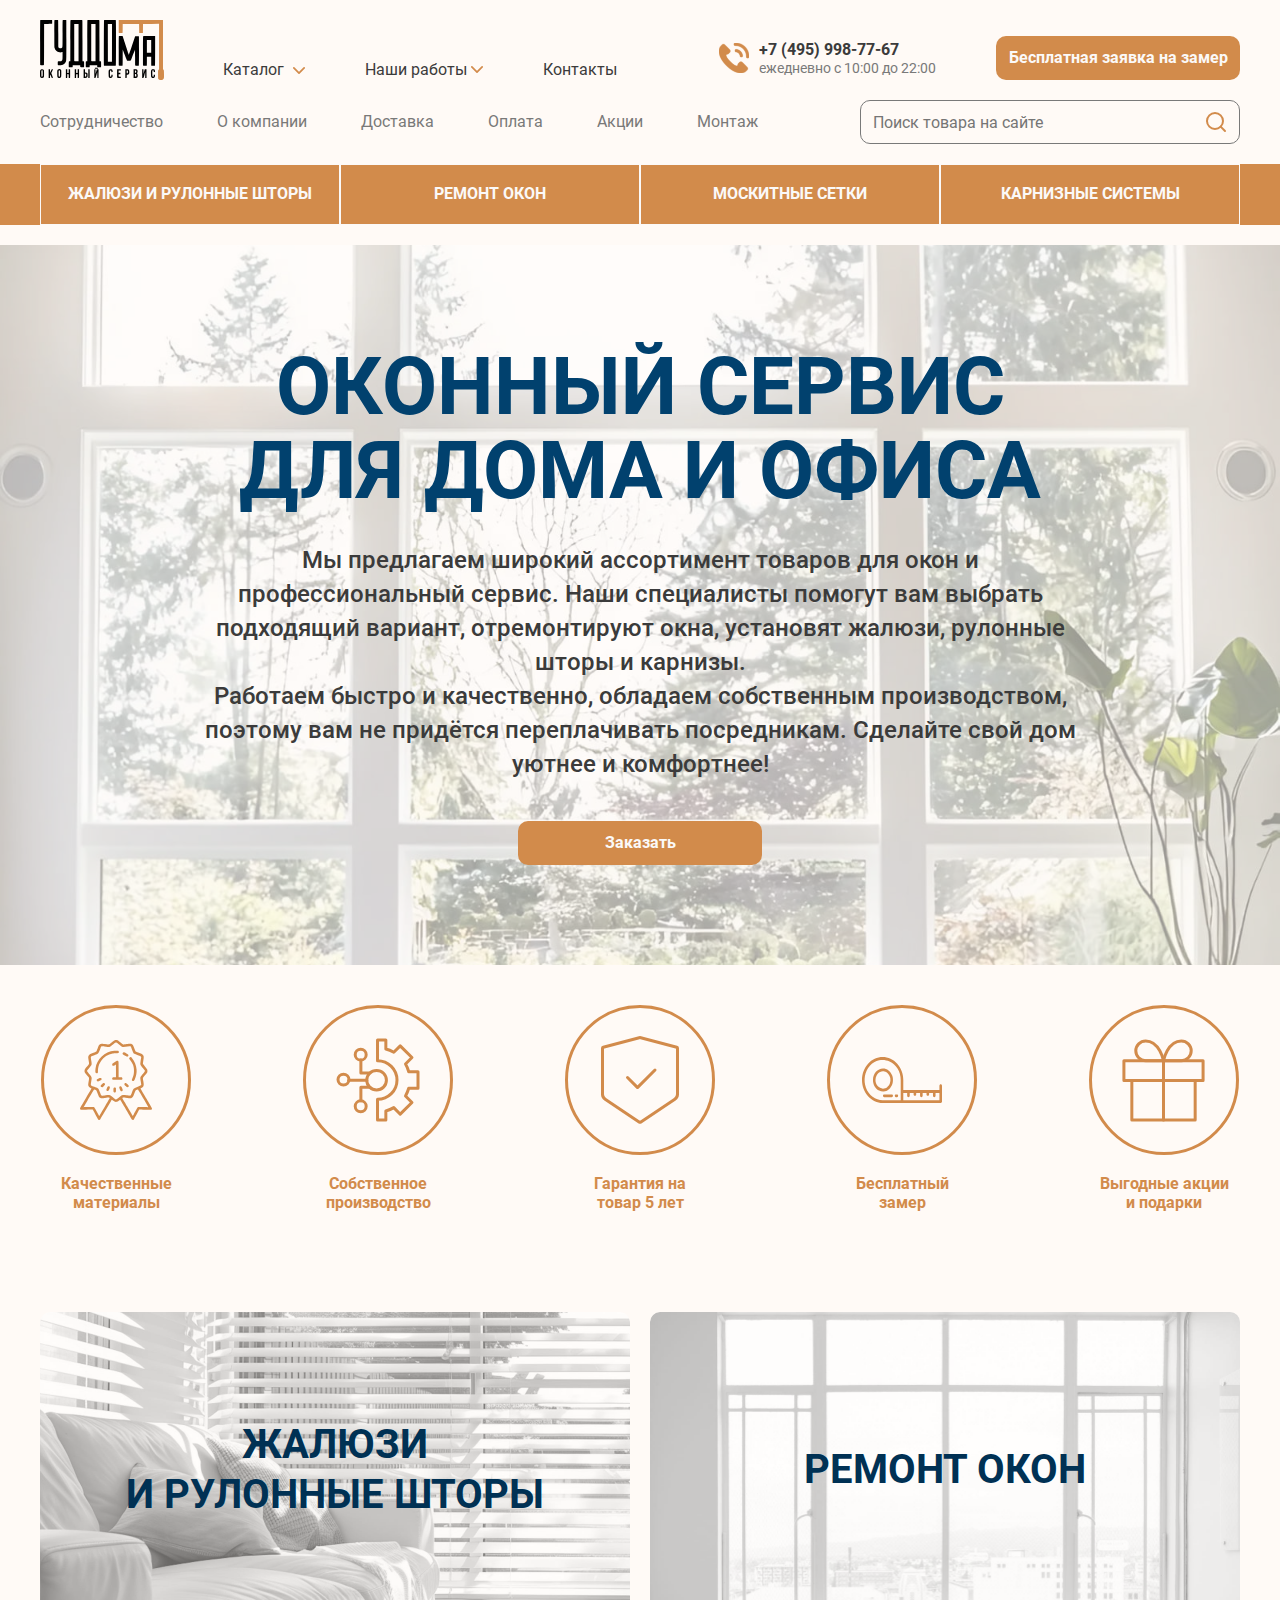
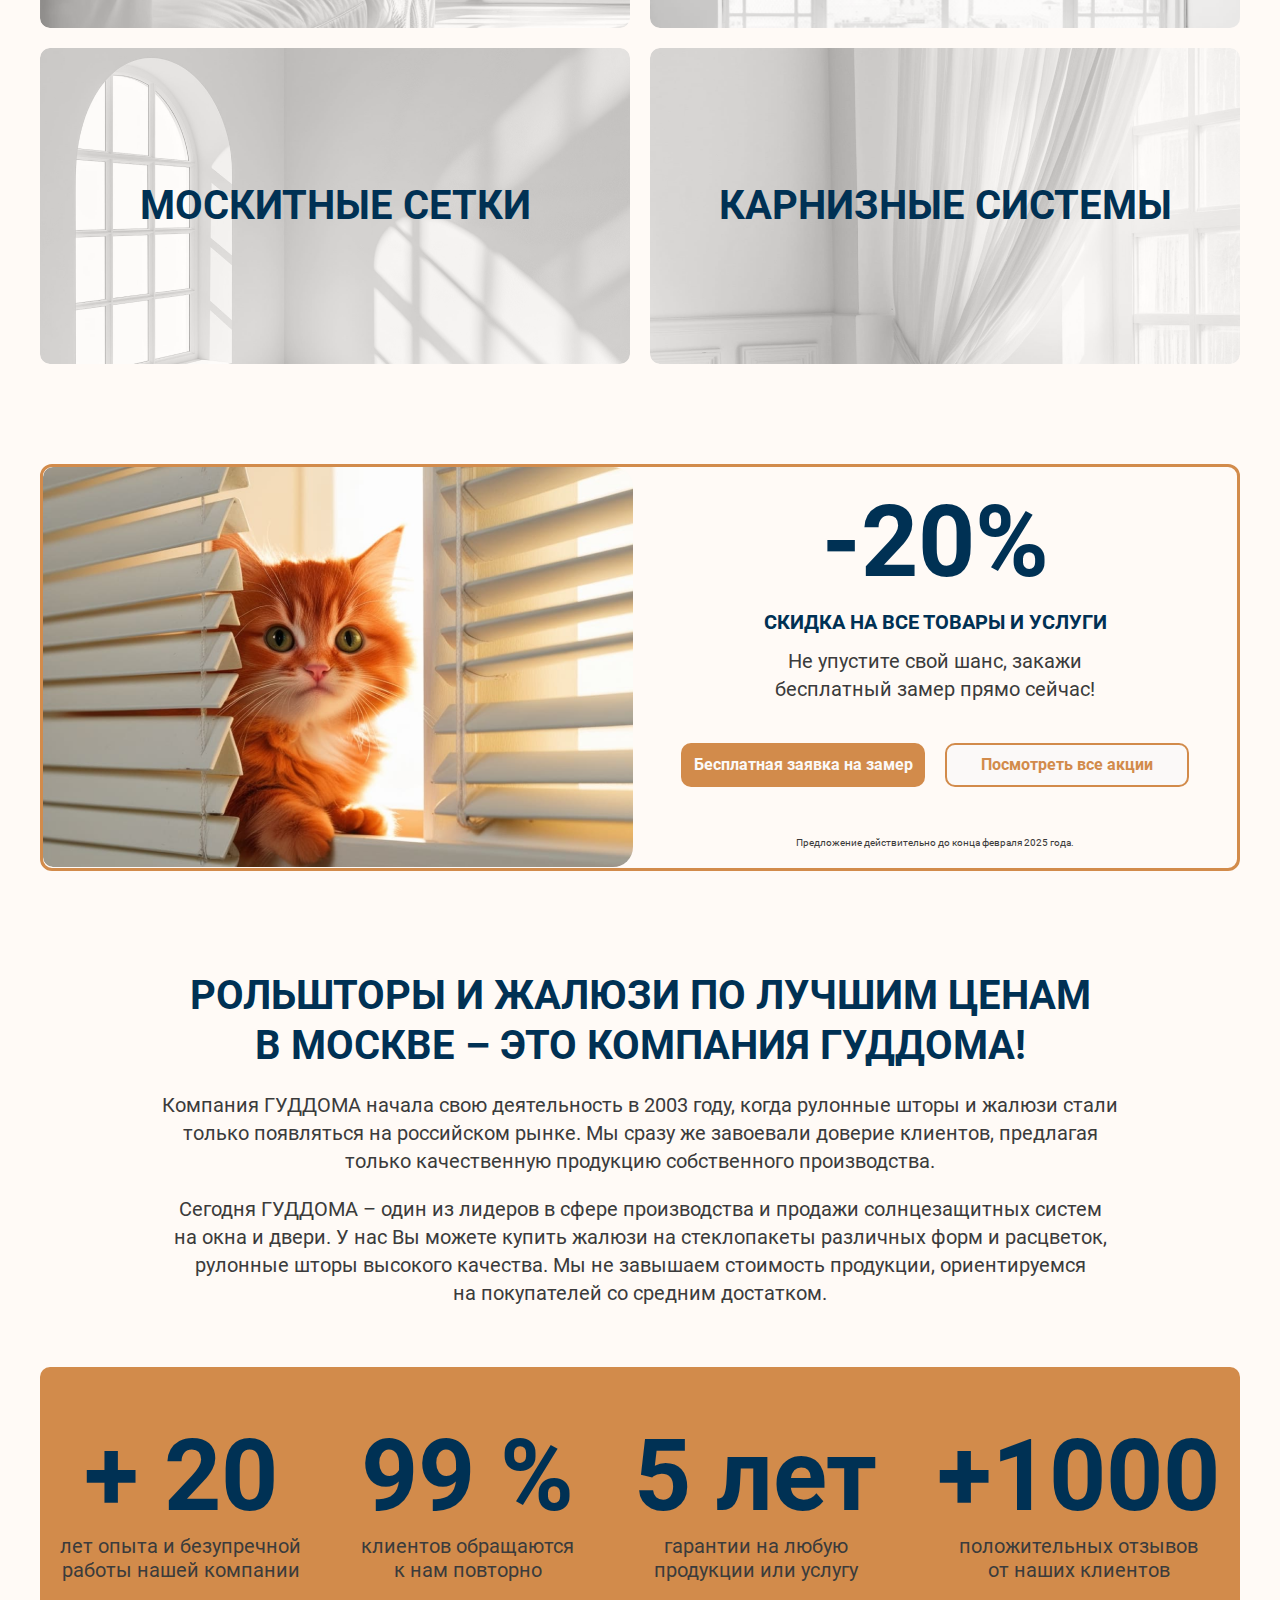
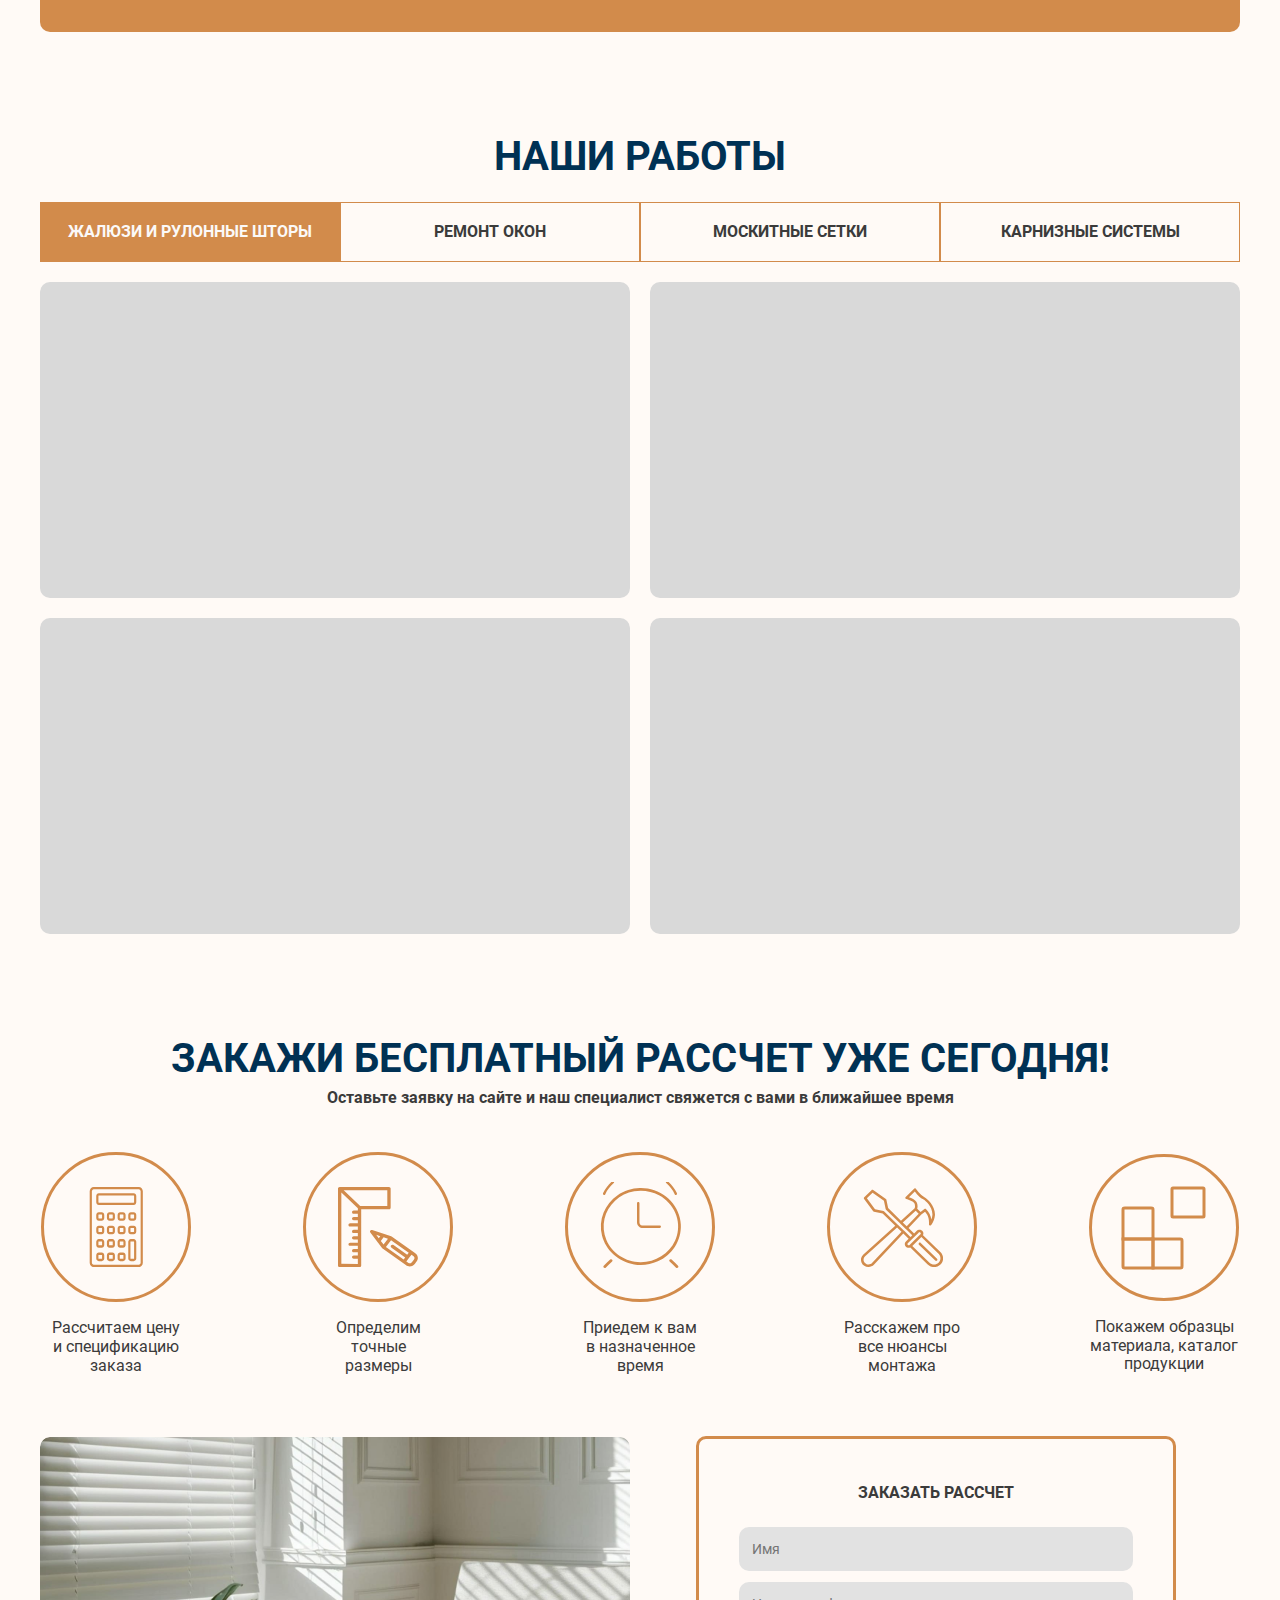
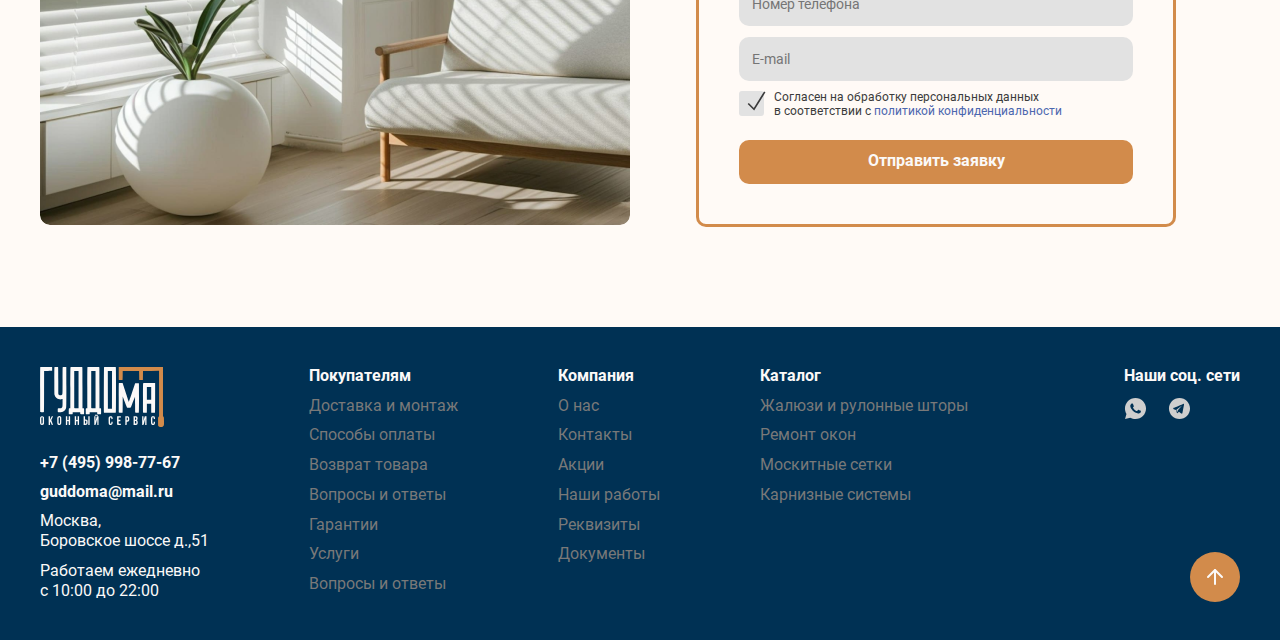
<file: index.html>
<!doctype html>
<html lang="en">
<head>
    <meta charset="UTF-8">
    <meta name="viewport"
          content="width=device-width, user-scalable=no, initial-scale=1.0, maximum-scale=1.0, minimum-scale=1.0">
    <meta http-equiv="X-UA-Compatible" content="ie=edge">
    <title>BLINDS</title>
    <link rel="stylesheet" href="style.css">
</head>
<body>
<div class="wrapper">
    <header>
        <div class="container">
            <div class="header-body">
                <div class="header-top G-align-end">
                    <a class="header-logo G-flex" href="index.html">
                        <img src="assets/images/logo.svg" alt="">
                    </a>

                    <nav class="header-top-menu menu ">
                        <ul class="top-menu-list G-align-center">
                            <li class="top-menu-item ">
                                <a class="top-menu-link G-align-center" href="catalog.html">
                                    <span>Каталог</span>
                                    <i class="icon icon-arrow-down"></i>
                                </a>

                                <ul class="catalog-sub-list menu-sub-list G-flex-column">
                                    <li class="catalog-sub-item ">
                                        <a class="catalog-sub-link main-menu-link " href="catalog.html">Catalog </a>
                                    </li>

                                    <li class="catalog-sub-item">
                                        <a class="catalog-sub-link main-menu-link " href="catalogJalousie.html">Catalog Jalousie</a>
                                    </li>


                                    <li class="catalog-sub-item">
                                        <a class="catalog-sub-link main-menu-link" href="catalogRepair.html">Catalog Repair</a>
                                    </li>
                                    <li class="catalog-sub-item">
                                        <a class="catalog-sub-link main-menu-link " href="automation.html">Catalog Mosquito Nets</a>
                                    </li>

                                    <li class="catalog-sub-item">
                                        <a class="catalog-sub-link main-menu-link " href="catalogCornices.html">Catalog Cornices</a>
                                    </li>
                                </ul>
                            </li>

                            <li class="top-menu-item ">
                                <a class="top-menu-link menu-link" href="">
                                    <span>Наши работы</span>
                                    <i class="icon icon-arrow-down"></i>
                                </a>

                                <ul class="catalog-sub-list menu-sub-list G-flex-column">
                                    <li class="catalog-sub-item ">
                                        <a class="catalog-sub-link main-menu-link " href="rollerBlinds.html">Roller Blinds </a>
                                    </li>

                                    <li class="catalog-sub-item">
                                        <a class="catalog-sub-link main-menu-link " href="zebraCurtains.html">Zebra Curtains</a>
                                    </li>


                                    <li class="catalog-sub-item">
                                        <a class="catalog-sub-link main-menu-link" href="horizontalBlinds.html">Horizontal Blinds</a>
                                    </li>
                                    <li class="catalog-sub-item">
                                        <a class="catalog-sub-link main-menu-link" href="verticalBlinds.html">Vertical Blinds</a>
                                    </li>

                                    <li class="catalog-sub-item">
                                        <a class="catalog-sub-link main-menu-link" href="pleatedBlinds.html">Pleated Blinds</a>
                                    </li>
                                    <li class="catalog-sub-item">
                                        <a class="catalog-sub-link main-menu-link" href="romanBlinds.html">Roman  Blinds</a>
                                    </li>
                                    <li class="catalog-sub-item">
                                        <a class="catalog-sub-link main-menu-link" href="automation.html">Automation</a>
                                    </li>
                                    <li class="catalog-sub-item ">
                                        <a class="catalog-sub-link main-menu-link " href="card.html">Card </a>
                                    </li>
                                </ul>

                            </li>
                            <li class="top-menu-item ">
                                <a class="top-menu-link menu-link" href="">
                                    <span>Контакты</span>
                                </a>
                            </li>

                            <li class="mobile-menu-item top-menu-item">
                                <a class="top-menu-link" href="">Сотрудничество</a>
                            </li>
                            <li class="mobile-menu-item top-menu-item">
                                <a class="top-menu-link" href="">О компании</a>
                            </li>
                            <li class="mobile-menu-item top-menu-item">
                                <a class="top-menu-link" href="">Доставка</a>
                            </li>
                            <li class="mobile-menu-item top-menu-item">
                                <a class="top-menu-link" href="">Оплата</a>
                            </li>
                            <li class="mobile-menu-item top-menu-item">
                                <a class="top-menu-link" href="">Акции</a>
                            </li>
                            <li class="mobile-menu-item top-menu-item">
                                <a class="top-menu-link" href="">Монтаж</a>
                            </li>

                        </ul>
                        <div class="header-mobile-actions G-flex-column">
                            <div class="header-contact G-align-center">
                                <i class="icon icon-contact"></i>
                                <div class="header-contact-phone">
                                    <a class="contact-phone-link" href="tel:+7(495)998-77-67">+7 (495) 998-77-67</a>
                                    <p class="contact-data">ежедневно с 10:00 до 22:00</p>
                                </div>
                            </div>
                            <div class="header-btn">
                                <button class="btn-gold">Бесплатная заявка на замер</button>
                            </div>
                        </div>

                    </nav>
                    <div class="header-actions G-flex">
                        <div class="header-contact G-align-center">
                            <i class="icon icon-contact"></i>
                            <div class="header-contact-phone">
                                <a class="contact-phone-link" href="tel:+7(495)998-77-67">+7 (495) 998-77-67</a>
                                <p class="contact-data">ежедневно с 10:00 до 22:00</p>
                            </div>
                        </div>

                        <div class="header-btn">
                            <button class="btn-gold">Бесплатная заявка на замер</button>
                        </div>
                    </div>

                    <div class="mobile-search">
                        <div class="mobile-search-block">
                            <label class=" header-search-label">
                                <input placeholder="Поиск товара на сайте" type="text">
                            </label>
                        </div>

                        <i class="icon icon-mobile-search"></i>

                    </div>
                    <div class="burger">
                        <span></span>
                    </div>

                </div>
                <div class="header-main G-align-center">
                    <nav class="header-main-menu">
                        <ul class="main-menu-list G-flex">
                            <li class="main-menu-item">
                                <a class="main-menu-link" href="">Сотрудничество</a>
                            </li>
                            <li class="main-menu-item">
                                <a class="main-menu-link" href="">О компании</a>
                            </li>
                            <li class="main-menu-item">
                                <a class="main-menu-link" href="">Доставка</a>
                            </li>
                            <li class="main-menu-item">
                                <a class="main-menu-link" href="">Оплата</a>
                            </li>
                            <li class="main-menu-item">
                                <a class="main-menu-link" href="">Акции</a>
                            </li>
                            <li class="main-menu-item">
                                <a class="main-menu-link" href="">Монтаж</a>
                            </li>
                        </ul>
                    </nav>

                    <div class="header-search">
                        <label class="header-search-label">
                            <input placeholder="Поиск товара на сайте" type="text">
                            <i class="icon icon-search"></i>
                        </label>
                    </div>
                </div>
            </div>
        </div>
    </header>
    <main>
        <section class="home-catalog-section G-align-center">
            <div class="container">
                <div class="catalog-body G-align-center">
                    <a href="" class="catalog-item-btn">ЖАЛЮЗИ И РУЛОННЫЕ ШТОРЫ</a>
                    <a href="" class="catalog-item-btn">РЕМОНТ ОКОН</a>
                    <a href="" class="catalog-item-btn">МОСКИТНЫЕ СЕТКИ</a>
                    <a href="" class="catalog-item-btn">КАРНИЗНЫЕ СИСТЕМЫ</a>
                </div>
            </div>
        </section>

        <section style="background-image: url('assets/images/heroFon.jpg')"
                 class="hero-section G-image G-column-center">
            <div class="container">
                <div class="hero-body G-column-center">
                    <h1 class="hero-title ">
                        оконный сервис
                        <span class="desktop-text-wrap">для дома и офиса</span>
                    </h1>
                    <div class="hero-sub-titles ">
                        <p>Мы предлагаем широкий ассортимент товаров для окон и профессиональный сервис. Наши
                            специалисты помогут вам выбрать подходящий вариант, отремонтируют окна, установят жалюзи,
                            рулонные шторы и карнизы. </p>
                        <p>Работаем быстро и качественно, обладаем собственным производством, поэтому вам не придётся
                            переплачивать посредникам.
                            Сделайте свой дом уютнее и комфортнее!</p>
                    </div>
                    <button class="hero-btn btn-gold">Заказать</button>
                </div>
            </div>
        </section>

        <section class="services-section">
            <div class="container">
                <div class="services-list G-align-center">
                    <div class="services-item">
                        <div class="services-item-img G-flex">
                            <img src="assets/images/services1.svg" alt="">
                        </div>
                        <p class="services-item-text">
                            Качественные
                            <span class="text-wrap">материалы</span>
                        </p>
                    </div>
                    <div class="services-item">
                        <div class="services-item-img G-flex">
                            <img src="assets/images/services2.svg" alt="">
                        </div>
                        <p class="services-item-text">
                            Собственное <span class="text-wrap">производство</span>
                        </p>
                    </div>
                    <div class="services-item">
                        <div class="services-item-img G-flex">
                            <img src="assets/images/services3.svg" alt="">
                        </div>
                        <p class="services-item-text">
                            Гарантия на <span class="text-wrap">товар 5 лет</span>
                        </p>
                    </div>
                    <div class="services-item">
                        <div class="services-item-img G-flex">
                            <img src="assets/images/services4.svg" alt="">
                        </div>
                        <p class="services-item-text">
                            Бесплатный <span class="text-wrap">замер</span>
                        </p>
                    </div>
                    <div class="services-item">
                        <div class="services-item-img G-flex">
                            <img src="assets/images/services5.svg" alt="">
                        </div>
                        <p class="services-item-text">
                            Выгодные акции <span class="text-wrap">и подарки</span>
                        </p>
                    </div>

                </div>
            </div>
        </section>


        <section class="advantages-section section">
            <div class="container">
                <div class="advantages-list G-align-center">
                    <a href="card.html" style="background-image: url('assets/images/advantages1.png')"
                       class="advantages-item G-image G-center">
                        <p class="advantages-item-text">
                            ЖАЛЮЗИ
                            <span class="text-wrap">И РУЛОННЫЕ ШТОРЫ</span>
                        </p>
                    </a>
                    <a href="card.html" style="background-image: url('assets/images/advantages2.png')"
                       class="advantages-item G-image G-center">
                        <p class="advantages-item-text">
                            РЕМОНТ ОКОН
                        </p>
                    </a>
                    <a href="card.html" style="background-image: url('assets/images/advantages3.png')"
                       class="advantages-item G-image G-center">
                        <p class="advantages-item-text">
                            МОСКИТНЫЕ СЕТКИ
                        </p>
                    </a>
                    <a href="card.html" style="background-image: url('assets/images/advantages4.png')"
                       class="advantages-item G-image G-center">
                        <p class="advantages-item-text">
                            КАРНИЗНЫЕ СИСТЕМЫ
                        </p>
                    </a>

                </div>
            </div>
        </section>

        <section class="discount-section section">
            <div class="container">
                <div class="discount-body G-flex">
                    <div class="discount-picture G-flex">
                        <img src="assets/images/discount.png" alt="">
                    </div>
                    <div class="discount-description ">
                        <div class="discount-descr-titles">
                            <h2 class="discount-title">-20% </h2>
                            <div class="discount-sub-titles">
                                <h3>скидка на все товары и услуги</h3>
                                <p>Не упустите свой шанс, закажи
                                    <span class="text-wrap">бесплатный замер прямо сейчас!</span>
                                </p>
                            </div>
                        </div>
                        <div class="discount-buttons G-center">
                            <button class="btn-gold">Бесплатная заявка на замер</button>
                            <button class="btn-white">Посмотреть все акции</button>

                        </div>

                        <p class="discount-clue">Предложение действительно до конца февраля 2025 года.</p>

                    </div>

                </div>
            </div>
        </section>


        <section class="about-us-section section">
            <div class="container">
                <div class="about-us-body ">

                    <div class="about-us-titles G-column-center">
                        <h2 class="block-title">
                            Рольшторы и жалюзи по лучшим ценам
                            <span class="desktop-text-wrap">в Москве – это компания ГУДДОМа!</span>
                        </h2>
                        <p class="about-us-sub-title">
                            Компания ГУДДОМА начала свою деятельность в 2003 году, когда рулонные шторы и жалюзи стали
                            <span class="desktop-text-wrap">только появляться на российском рынке. Мы сразу же завоевали доверие клиентов, предлагая</span>
                            только качественную продукцию собственного производства.
                        </p>
                        <p class="about-us-sub-title">
                            Сегодня ГУДДОМА – один из лидеров в сфере производства и продажи солнцезащитных систем
                            <span class="desktop-text-wrap">на окна и двери. У нас Вы можете купить жалюзи на стеклопакеты различных форм и расцветок,</span>
                            <span class="desktop-text-wrap">рулонные шторы высокого качества. Мы не завышаем стоимость продукции, ориентируемся</span>
                            на покупателей со средним достатком.

                        </p>
                    </div>

                    <div class="about-us-info block-cnt G-align-center">
                        <div class="about-ifo-item">
                            <h3>+ 20</h3>
                            <p>лет опыта и безупречной <span class="desktop-text-wrap">работы нашей компании</span></p>
                        </div>
                        <div class="about-ifo-item">
                            <h3>99 %</h3>
                            <p>клиентов обращаются <span class="desktop-text-wrap">к нам повторно</span></p>
                        </div>
                        <div class="about-ifo-item">
                            <h3>5 лет</h3>
                            <p>
                                гарантии на любую
                                <span class="desktop-text-wrap">продукции или услугу</span>
                            </p>
                        </div>
                        <div class="about-ifo-item">
                            <h3>+1000</h3>
                            <p>
                                положительных отзывов <span class="desktop-text-wrap">от наших клиентов</span>
                            </p>
                        </div>

                    </div>
                </div>
            </div>
        </section>


        <section class="our-works-section section">
            <div class="container">
                <div class="our-works-body G-flex-column">
                    <h2 class="block-title">наши работы</h2>
                    <div class="our-works-names G-align-center">
                        <div class="our-works-name active G-center">ЖАЛЮЗИ И РУЛОННЫЕ ШТОРЫ</div>
                        <div class="our-works-name G-center">РЕМОНТ ОКОН</div>
                        <div class="our-works-name G-center">МОСКИТНЫЕ СЕТКИ</div>
                        <div class="our-works-name G-center">КАРНИЗНЫЕ СИСТЕМЫ</div>

                    </div>

                    <div class="our-works-items G-flex">
                        <div class="our-works-item">
                            <img src="assets/images/ourWorks.png" alt="">
                        </div>
                        <div class="our-works-item">
                            <img src="assets/images/ourWorks.png" alt="">
                        </div>
                        <div class="our-works-item">
                            <img src="assets/images/ourWorks.png" alt="">
                        </div>
                        <div class="our-works-item">
                            <img src="assets/images/ourWorks.png" alt="">
                        </div>
                    </div>
                </div>
            </div>
        </section>

        <section class="order-section section">
            <div class="container">
                <div class="order-body ">
                    <h2 class="block-title">закажи бесплатный рассчет уже сегодня!</h2>
                    <p class="order-clue">Оставьте заявку на сайте и наш специалист свяжется с вами в ближайшее
                        время</p>

                    <div class="order-service-list  G-align-center">
                        <div class="services-item">
                            <div class="services-item-img G-flex">
                                <img src="assets/images/services6.svg" alt="">
                            </div>
                            <p class="order-service-text">
                                Рассчитаем цену
                                <span class="desktop-text-wrap">и спецификацию</span>
                                заказа
                            </p>
                        </div>
                        <div class="services-item">
                            <div class="services-item-img G-flex">
                                <img src="assets/images/services7.svg" alt="">
                            </div>
                            <p class="order-service-text">
                                Определим <span class="desktop-text-wrap">точные</span> размеры
                            </p>
                        </div>
                        <div class="services-item">
                            <div class="services-item-img G-flex">
                                <img src="assets/images/services8.svg" alt="">
                            </div>
                            <p class="order-service-text">
                                Приедем к вам
                                <span class="desktop-text-wrap">в назначенное</span> время
                            </p>
                        </div>
                        <div class="services-item">
                            <div class="services-item-img G-flex">
                                <img src="assets/images/services9.svg" alt="">
                            </div>
                            <p class="order-service-text">
                                Расскажем про <span class="desktop-text-wrap">все нюансы</span> монтажа
                            </p>
                        </div>
                        <div class="services-item">
                            <div class="services-item-img G-flex">
                                <img src="assets/images/services10.svg" alt="">
                            </div>
                            <p class="order-service-text">
                                Покажем образцы
                                <span class="desktop-text-wrap"> материала, каталог </span>
                                продукции
                            </p>
                        </div>

                    </div>

                    <div class="order-main-cnt block-cnt G-align-center">
                        <div class="order-picture">
                            <img src="assets/images/order.png" alt="">
                        </div>
                        <form class="order-form">
                            <h3 class="order-form-title">Заказать рассчет</h3>
                            <div class="order-form-inputs G-flex-column">
                                <label class="order-form-label">
                                    <input type="text" placeholder="Имя">
                                </label>
                                <label class="order-form-label">
                                    <input type="text" placeholder="Номер телефона">
                                </label>
                                <label class="order-form-label">
                                    <input type="text" placeholder="E-mail">
                                </label>
                            </div>
                            <div class="order-agree-block active G-align-center">
                                <div class="order-agree-icon">
                                    <i class="icon icon-check"></i>
                                </div>
                                <p class="order-agree-text">
                                    Согласен на обработку персональных данных
                                    <span class="desktop-text-wrap">в соответствии с <a class="order-confidentiality"
                                                                                        href="">политикой конфиденциальности</a></span>
                                </p>
                            </div>
                            <div class="order-submit G-center">
                                <button>Отправить заявку</button>
                            </div>
                        </form>
                    </div>

                </div>
            </div>
        </section>


    </main>

    <footer class="section">
        <div class="container">
            <div class="footer-body G-align-start">

                <div class="footer-menu-columns G-align-start">
                    <div class="footer-column">
                        <a class="footer-logo" href="">
                            <img src="assets/images/footerLogo.svg" alt="">
                        </a>
                        <div class="footer-contact G-flex-column">
                            <a class="contact-tools" href="tel:+7(495)998-77-67">+7 (495) 998-77-67</a>
                            <a class="contact-tools" href="mailto:guddoma@mail.ru">guddoma@mail.ru</a>
                            <div class="footer-location">
                                Москва,
                                <span class="text-wrap">Боровское шоссе д.,51</span>
                            </div>
                            <div class="footer-location">
                                Работаем ежедневно
                                <span class="text-wrap">с 10:00 до 22:00</span>
                            </div>
                        </div>
                    </div>

                    <div class="footer-column">
                        <ul class="footer-menu-list G-flex-column">
                            <li class="footer-column-title">Покупателям</li>
                            <li>
                                <a href="">Доставка и монтаж</a>
                            </li>
                            <li>
                                <a href="">Способы оплаты</a>
                            </li>
                            <li>
                                <a href="">Возврат товара</a>
                            </li>
                            <li>
                                <a href="">Вопросы и ответы</a>
                            </li>
                            <li>
                                <a href="">Гарантии</a>
                            </li>
                            <li>
                                <a href="">Услуги</a>
                            </li>
                            <li>
                                <a href="">Вопросы и ответы</a>
                            </li>
                        </ul>
                    </div>

                    <div class="footer-column">
                        <ul class="footer-menu-list G-flex-column">
                            <li class="footer-column-title">Компания</li>
                            <li>
                                <a href="">О нас</a>
                            </li>
                            <li>
                                <a href="">Контакты</a>
                            </li>
                            <li>
                                <a href="">Акции</a>
                            </li>
                            <li>
                                <a href="">Наши работы</a>
                            </li>
                            <li>
                                <a href="">Реквизиты</a>
                            </li>
                            <li>
                                <a href="">Документы</a>
                            </li>

                        </ul>
                    </div>

                    <div class="footer-column">
                        <ul class="footer-menu-list G-flex-column">
                            <li class="footer-column-title">Каталог</li>


                            <li>
                                <a href="">Жалюзи и рулонные шторы</a>
                            </li>
                            <li>
                                <a href="">Ремонт окон</a>
                            </li>
                            <li>
                                <a href="">Москитные сетки</a>
                            </li>
                            <li>
                                <a href="">Карнизные системы</a>
                            </li>

                        </ul>
                    </div>
                </div>
                <div class="footer-social-column G-flex-column">
                    <h2 class="our-social-title">Наши соц. сети</h2>
                    <div class="our-social-icons G-align-center">
                        <a target="_blank" class="our-social-icon" href="https://wa.me/1XXXXXXXXXX">
                            <img src="assets/images/wh.svg" alt="">
                        </a>
                        <a target="_blank" class="our-social-icon" href="https://t.me/+1XXXXXXX">
                            <img src="assets/images/telegram.svg" alt="">
                        </a>
                    </div>

                    <div class="footer-up">
                        <img src="assets/images/up.svg" alt="">
                    </div>

                </div>


            </div>
        </div>
    </footer>
</div>
<script src="assets/js/index.js"></script>
</body>
</html>
</file>
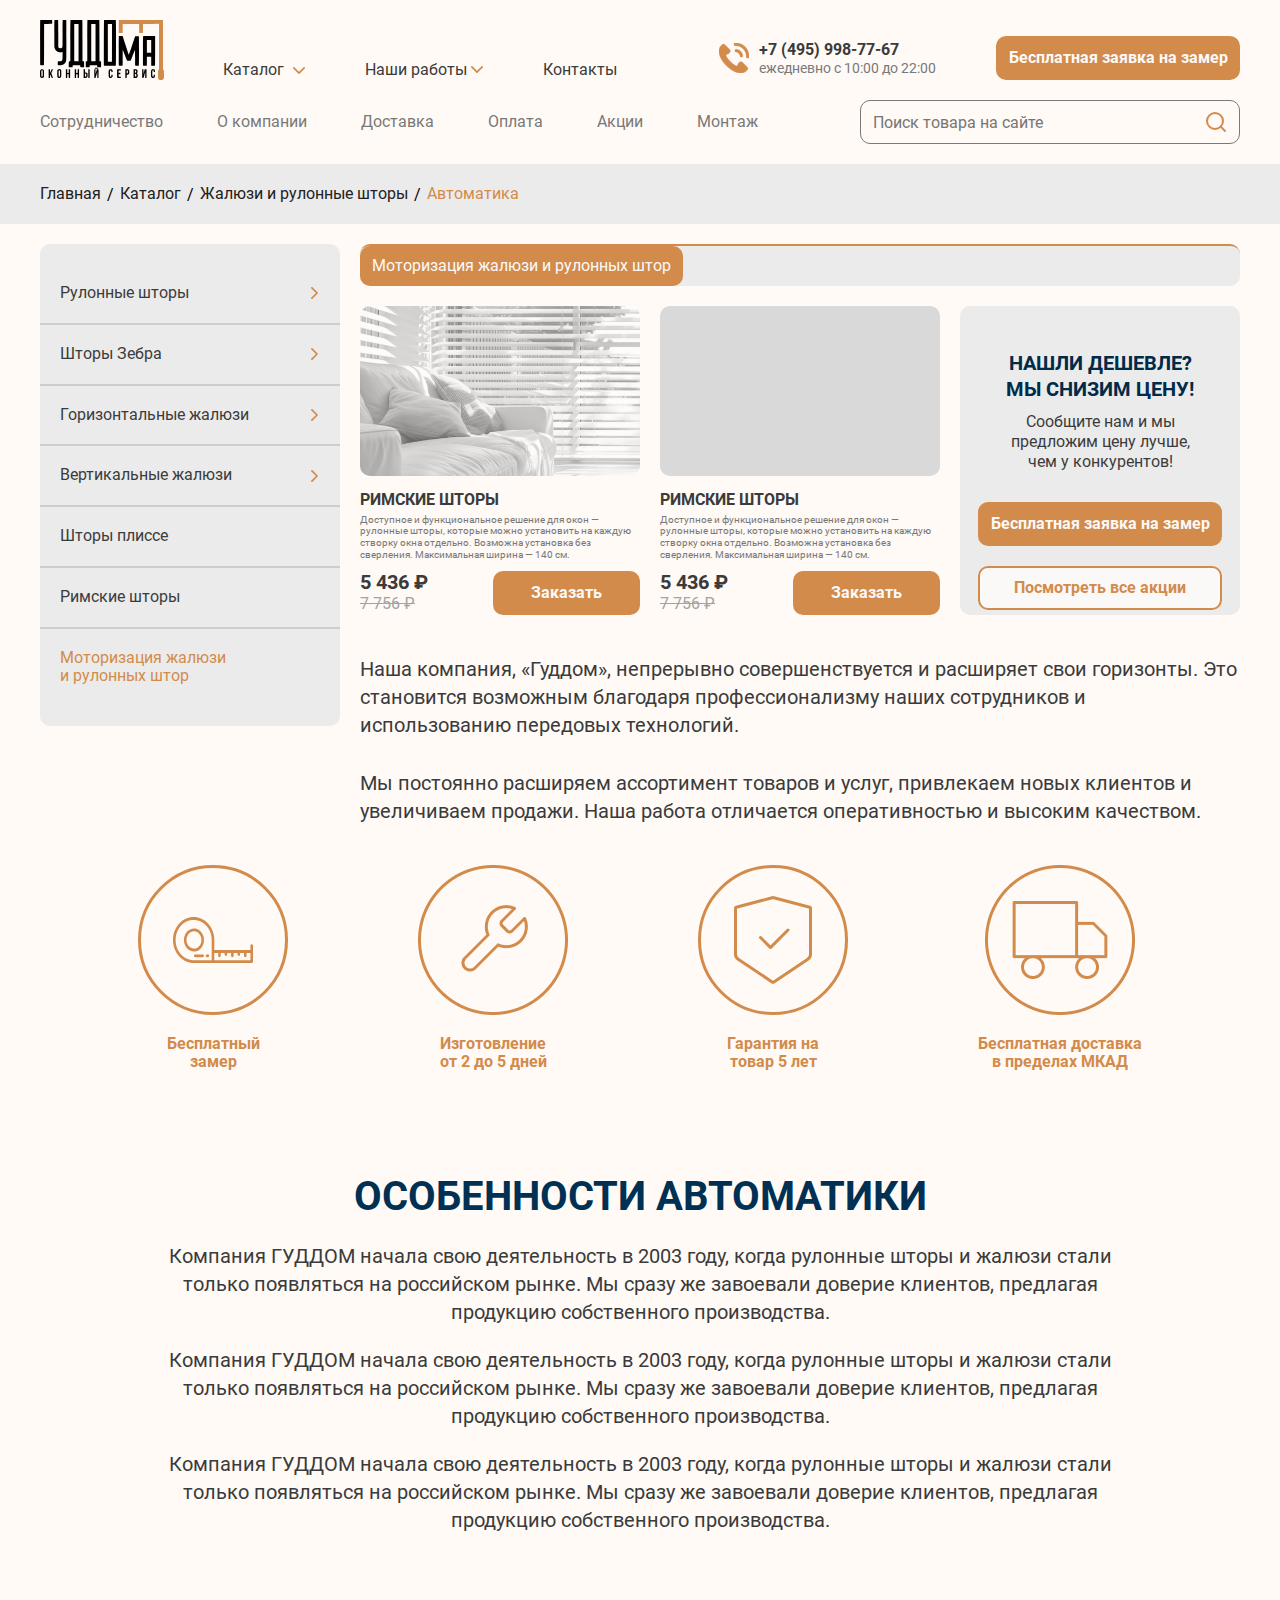
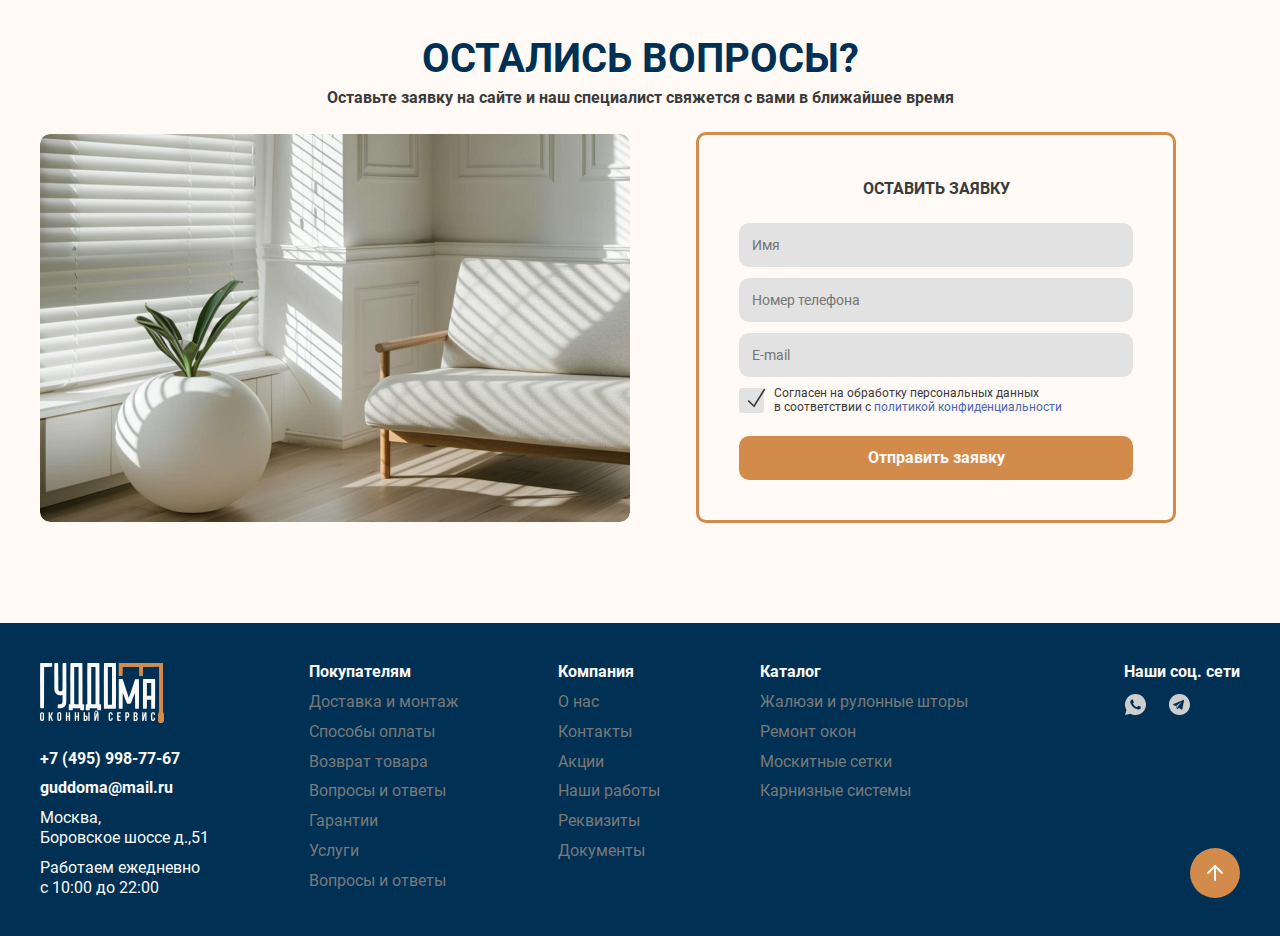
<file: automation.html>
<!doctype html>
<html lang="en">
<head>
    <meta charset="UTF-8">
    <meta name="viewport"
          content="width=device-width, user-scalable=no, initial-scale=1.0, maximum-scale=1.0, minimum-scale=1.0">
    <meta http-equiv="X-UA-Compatible" content="ie=edge">
    <title>Automation</title>
    <link rel="stylesheet" href="style.css">
</head>
<body>
<div class="wrapper">
    <header>
        <div class="container">
            <div class="header-body">
                <div class="header-top G-align-end">
                    <a class="header-logo G-flex" href="index.html">
                        <img src="assets/images/logo.svg" alt="">
                    </a>

                    <nav class="header-top-menu menu ">
                        <ul class="top-menu-list G-align-center">
                            <li class="top-menu-item ">
                                <a class="top-menu-link G-align-center" href="catalog.html">
                                    <span>Каталог</span>
                                    <i class="icon icon-arrow-down"></i>
                                </a>

                                <ul class="catalog-sub-list menu-sub-list G-flex-column">
                                    <li class="catalog-sub-item ">
                                        <a class="catalog-sub-link main-menu-link " href="catalog.html">Catalog </a>
                                    </li>

                                    <li class="catalog-sub-item">
                                        <a class="catalog-sub-link main-menu-link " href="catalogJalousie.html">Catalog Jalousie</a>
                                    </li>


                                    <li class="catalog-sub-item">
                                        <a class="catalog-sub-link main-menu-link" href="catalogRepair.html">Catalog Repair</a>
                                    </li>
                                    <li class="catalog-sub-item">
                                        <a class="catalog-sub-link main-menu-link " href="automation.html">Catalog Mosquito Nets</a>
                                    </li>

                                    <li class="catalog-sub-item">
                                        <a class="catalog-sub-link main-menu-link " href="catalogCornices.html">Catalog Cornices</a>
                                    </li>
                                </ul>
                            </li>

                            <li class="top-menu-item ">
                                <a class="top-menu-link menu-link" href="">
                                    <span>Наши работы</span>
                                    <i class="icon icon-arrow-down"></i>
                                </a>

                                <ul class="catalog-sub-list menu-sub-list G-flex-column">
                                    <li class="catalog-sub-item ">
                                        <a class="catalog-sub-link main-menu-link " href="rollerBlinds.html">Roller Blinds </a>
                                    </li>

                                    <li class="catalog-sub-item">
                                        <a class="catalog-sub-link main-menu-link " href="zebraCurtains.html">Zebra Curtains</a>
                                    </li>


                                    <li class="catalog-sub-item">
                                        <a class="catalog-sub-link main-menu-link" href="horizontalBlinds.html">Horizontal Blinds</a>
                                    </li>
                                    <li class="catalog-sub-item">
                                        <a class="catalog-sub-link main-menu-link" href="verticalBlinds.html">Vertical Blinds</a>
                                    </li>

                                    <li class="catalog-sub-item">
                                        <a class="catalog-sub-link main-menu-link" href="pleatedBlinds.html">Pleated Blinds</a>
                                    </li>
                                    <li class="catalog-sub-item">
                                        <a class="catalog-sub-link main-menu-link" href="romanBlinds.html">Roman  Blinds</a>
                                    </li>
                                    <li class="catalog-sub-item">
                                        <a class="catalog-sub-link main-menu-link" href="automation.html">Automation</a>
                                    </li>
                                    <li class="catalog-sub-item ">
                                        <a class="catalog-sub-link main-menu-link " href="card.html">Card </a>
                                    </li>
                                </ul>

                            </li>
                            <li class="top-menu-item ">
                                <a class="top-menu-link menu-link" href="">
                                    <span>Контакты</span>
                                </a>
                            </li>

                            <li class="mobile-menu-item top-menu-item">
                                <a class="top-menu-link" href="">Сотрудничество</a>
                            </li>
                            <li class="mobile-menu-item top-menu-item">
                                <a class="top-menu-link" href="">О компании</a>
                            </li>
                            <li class="mobile-menu-item top-menu-item">
                                <a class="top-menu-link" href="">Доставка</a>
                            </li>
                            <li class="mobile-menu-item top-menu-item">
                                <a class="top-menu-link" href="">Оплата</a>
                            </li>
                            <li class="mobile-menu-item top-menu-item">
                                <a class="top-menu-link" href="">Акции</a>
                            </li>
                            <li class="mobile-menu-item top-menu-item">
                                <a class="top-menu-link" href="">Монтаж</a>
                            </li>

                        </ul>
                        <div class="header-mobile-actions G-flex-column">
                            <div class="header-contact G-align-center">
                                <i class="icon icon-contact"></i>
                                <div class="header-contact-phone">
                                    <a class="contact-phone-link" href="tel:+7(495)998-77-67">+7 (495) 998-77-67</a>
                                    <p class="contact-data">ежедневно с 10:00 до 22:00</p>
                                </div>
                            </div>
                            <div class="header-btn">
                                <button class="btn-gold">Бесплатная заявка на замер</button>
                            </div>
                        </div>

                    </nav>
                    <div class="header-actions G-flex">
                        <div class="header-contact G-align-center">
                            <i class="icon icon-contact"></i>
                            <div class="header-contact-phone">
                                <a class="contact-phone-link" href="tel:+7(495)998-77-67">+7 (495) 998-77-67</a>
                                <p class="contact-data">ежедневно с 10:00 до 22:00</p>
                            </div>
                        </div>

                        <div class="header-btn">
                            <button class="btn-gold">Бесплатная заявка на замер</button>
                        </div>
                    </div>

                    <div class="mobile-search">
                        <div class="mobile-search-block">
                            <label class=" header-search-label">
                                <input placeholder="Поиск товара на сайте" type="text">
                            </label>
                        </div>

                        <i class="icon icon-mobile-search"></i>

                    </div>
                    <div class="burger">
                        <span></span>
                    </div>

                </div>
                <div class="header-main G-align-center">
                    <nav class="header-main-menu">
                        <ul class="main-menu-list G-flex">
                            <li class="main-menu-item">
                                <a class="main-menu-link" href="">Сотрудничество</a>
                            </li>
                            <li class="main-menu-item">
                                <a class="main-menu-link" href="">О компании</a>
                            </li>
                            <li class="main-menu-item">
                                <a class="main-menu-link" href="">Доставка</a>
                            </li>
                            <li class="main-menu-item">
                                <a class="main-menu-link" href="">Оплата</a>
                            </li>
                            <li class="main-menu-item">
                                <a class="main-menu-link" href="">Акции</a>
                            </li>
                            <li class="main-menu-item">
                                <a class="main-menu-link" href="">Монтаж</a>
                            </li>
                        </ul>
                    </nav>

                    <div class="header-search">
                        <label class="header-search-label">
                            <input placeholder="Поиск товара на сайте" type="text">
                            <i class="icon icon-search"></i>
                        </label>
                    </div>
                </div>
            </div>
        </div>
    </header>

    <main>
        <section class="back-links-section G-align-center">
            <div class="container">
                <ul class="back-link-list G-align-center">
                    <li>
                        <a class="prev-link back-link" href="index.html">Главная</a>
                    </li>
                    <li class="link-indent">
                        /
                    </li>
                    <li>
                        <a class="prev-link back-link" href="catalog.html">Каталог</a>
                    </li>
                    <li class="link-indent">
                        /
                    </li>
                    <li>
                        <a class="prev-link back-link" href="catalogJalousie.html">Жалюзи и рулонные шторы</a>
                    </li>
                    <li class="link-indent">
                        /
                    </li>
                    <li>
                        <a class="next-link back-link" href="automation.html">Автоматика</a>
                    </li>

                </ul>
            </div>
        </section>

        <section class="products-section">
            <div class="container">
                <div class="products-body G-flex">
                    <div class="products-categories">
                        <ul class="products-categories-list ">
                            <li class="products-categories-item ">
                                <a class="products-categories-link G-align-center" href="">
                                    <span>Рулонные шторы</span>
                                    <i class="icon product-arrow"></i>
                                </a>
                                <ul class="products-sub-list G-flex-column">
                                    <li class="products-sub-item">
                                        <a class="products-sub-link" href="">На створку окна</a>
                                    </li>
                                    <li class="products-sub-item">
                                        <a class="products-sub-gray-link" href="">Мини</a>
                                    </li>
                                    <li class="products-sub-item">
                                        <a class="products-sub-gray-link" href="">УНИ 1</a>
                                    </li>
                                    <li class="products-sub-item">
                                        <a class="products-sub-gray-link" href="">УНИ 2</a>
                                    </li>

                                    <li class="products-sub-item">
                                        <a class="products-sub-link" href="">На стену ,потолок, проём</a>
                                    </li>
                                    <li class="products-sub-item">
                                        <a class="products-sub-gray-link" href="">Стандарт</a>
                                    </li>
                                    <li class="products-sub-item">
                                        <a class="products-sub-gray-link" href="">Люкс</a>
                                    </li>
                                    <li class="products-sub-item">
                                        <a class="products-sub-gray-link" href="">Люкс в коробе</a>
                                    </li>
                                </ul>
                            </li>

                            <li class="products-categories-item ">
                                <a class="products-categories-link G-align-center" href="">
                                    <span>Шторы Зебра</span>
                                    <i class="icon product-arrow"></i>
                                </a>
                                <ul class="products-sub-list G-flex-column">
                                    <li class="products-sub-item">
                                        <a class="products-sub-link" href="">На створку окна</a>
                                    </li>
                                    <li class="products-sub-item">
                                        <a class="products-sub-link" href="">Мини зебра</a>
                                    </li>
                                    <li class="products-sub-item">
                                        <a class="products-sub-link" href="">УНИ 1 зебра</a>
                                    </li>
                                    <li class="products-sub-item">
                                        <a class="products-sub-link" href="">УНИ 2 зебра</a>
                                    </li>

                                    <li class="products-sub-item">
                                        <a class="products-sub-link" href="">На стену ,потолок, проём</a>
                                    </li>
                                    <li class="products-sub-item">
                                        <a class="products-sub-link" href="">Стандарт зебра</a>
                                    </li>
                                    <li class="products-sub-item">
                                        <a class="products-sub-link" href="">Люкс зебра</a>
                                    </li>
                                    <li class="products-sub-item">
                                        <a class="products-sub-link" href="">Люкс в коробе зебра</a>
                                    </li>
                                </ul>
                            </li>

                            <li class="products-categories-item ">
                                <a class="products-categories-link G-align-center" href="">
                                    <span>Горизонтальные жалюзи</span>
                                    <i class="icon product-arrow"></i>
                                </a>
                                <ul class="products-sub-list G-flex-column">
                                    <li class="products-sub-item">
                                        <a class="products-sub-link" href="">Горизонтальные алюминиевые</a>
                                    </li>
                                    <li class="products-sub-item">
                                        <a class="products-sub-link" href="">Горизонтальные деревянные</a>
                                    </li>
                                    <li class="products-sub-item">
                                        <a class="products-sub-link" href="">Горизонтальные кассетные</a>
                                    </li>

                                </ul>
                            </li>


                            <li class="products-categories-item ">
                                <a class="products-categories-link G-align-center" href="">
                                    <span>Вертикальные жалюзи</span>
                                    <i class="icon product-arrow"></i>
                                </a>
                                <ul class="products-sub-list G-flex-column">
                                    <li class="products-sub-item">
                                        <a class="products-sub-link" href="">Вертикальные тканевые</a>
                                    </li>
                                    <li class="products-sub-item">
                                        <a class="products-sub-link" href="">Вертикальные алюминиевые</a>
                                    </li>


                                </ul>
                            </li>


                            <li class="products-categories-item ">
                                <a class="products-categories-link G-align-center" href="">
                                    <span>Шторы плиссе</span>
                                </a>
                            </li>
                            <li class="products-categories-item ">
                                <a class="products-categories-link G-align-center" href="">
                                    <span>Римские шторы</span>
                                </a>
                            </li>
                            <li class="products-categories-item active">
                                <a class="products-categories-link G-align-center" href="">
                                    <span>Моторизация жалюзи <span
                                            class="desktop-text-wrap">и рулонных штор</span></span>
                                </a>
                            </li>
                        </ul>
                    </div>
                    <div class="products-list-cnt G-flex-column">
                        <div class="products-list-column">
                            <div class="products-list-header G-flex">
                                <button>Моторизация жалюзи и рулонных штор</button>

                            </div>
                            <div class="products-list ">
                                <div class="products-item">
                                    <a href="card.html" class="products-item-img">
                                        <img src="assets/images/advantages1.png" alt="">
                                    </a>
                                    <div class="products-item-descr">
                                        <a href="card.html" class="products-item-name">Римские шторы</a>
                                        <p class="products-item-text">Доступное и функциональное решение для окон —
                                            рулонные
                                            шторы, которые можно установить на каждую створку окна отдельно. Возможна
                                            установка без сверления. Максимальная ширина — 140 см.</p>
                                    </div>

                                    <div class="products-item-tools G-justify-between">
                                        <div class="products-item-prices">
                                            <p class="product-discount-price">5 436 ₽</p>
                                            <span class="product-real-price">7 756 ₽</span>
                                        </div>
                                        <button class="products-item-btn">Заказать</button>
                                    </div>
                                </div>
                                <div class="products-item">
                                    <a href="card.html" class="products-item-img">
                                        <img src="assets/images/ourWorks.png" alt="">
                                    </a>
                                    <div class="products-item-descr">
                                        <a href="card.html" class="products-item-name">Римские шторы</a>
                                        <p class="products-item-text">
                                            Доступное и функциональное решение для окон — рулонные шторы, которые можно
                                            установить на каждую створку окна отдельно. Возможна установка без
                                            сверления.
                                            Максимальная ширина — 140 см.
                                        </p>
                                    </div>

                                    <div class="products-item-tools G-justify-between">
                                        <div class="products-item-prices">
                                            <p class="product-discount-price">5 436 ₽</p>
                                            <span class="product-real-price">7 756 ₽</span>
                                        </div>
                                        <button class="products-item-btn">Заказать</button>
                                    </div>
                                </div>
                                <div class="products-text-item">
                                    <h3 class="products-text-title">нашли дешевле? <span class="desktop-text-wrap">мы снизим цену!</span>
                                    </h3>
                                    <p class="products-text-sub">
                                        Сообщите нам и мы <span class="desktop-text-wrap">предложим цену лучше,</span>
                                        чем у конкурентов!
                                    </p>

                                    <div class="products-text-tools G-column-center">
                                        <button class="btn-gold">Бесплатная заявка на замер</button>
                                        <button class="btn-white">Посмотреть все акции</button>

                                    </div>

                                </div>
                            </div>
                        </div>


                        <div class="products-list-texts G-flex-column">
                            <p class="products-item-info">Наша компания, «Гуддом», непрерывно совершенствуется и
                                расширяет свои горизонты. Это становится возможным благодаря профессионализму наших
                                сотрудников и использованию передовых технологий.</p>
                            <p class="products-item-info">
                                Мы постоянно расширяем ассортимент товаров и услуг, привлекаем новых клиентов и
                                увеличиваем продажи. Наша работа отличается оперативностью и высоким качеством.
                            </p>
                        </div>


                    </div>
                </div>
            </div>
        </section>

        <section class="about-us-section block-average-cnt">
            <div class="container">
                <div class="about-us-body ">
                    <div class="product-services-list G-align-center">
                        <div class="services-item">
                            <div class="services-item-img G-flex">
                                <img src="assets/images/services4.svg" alt="">
                            </div>
                            <p class="services-item-text">
                                Бесплатный <span class="text-wrap">замер</span>
                            </p>
                        </div>
                        <div class="services-item">
                            <div class="services-item-img G-flex">
                                <img src="assets/images/services11.png" alt="">
                            </div>
                            <p class="services-item-text">
                                Изготовление
                                <span class="text-wrap">от 2 до 5 дней</span>
                            </p>
                        </div>
                        <div class="services-item">
                            <div class="services-item-img G-flex">
                                <img src="assets/images/services3.svg" alt="">
                            </div>
                            <p class="services-item-text">
                                Гарантия на <span class="text-wrap">товар 5 лет</span>
                            </p>
                        </div>
                        <div class="services-item">
                            <div class="services-item-img G-flex">
                                <img src="assets/images/services12.png" alt="">
                            </div>
                            <p class="services-item-text">
                                Бесплатная доставка <span class="text-wrap">в пределах МКАД</span>
                            </p>
                        </div>

                    </div>

                </div>
            </div>
        </section>

        <section class="about-us-section section">
            <div class="container">
                <div class="about-us-body ">

                    <div class="about-us-titles G-column-center">
                        <h2 class="block-title">
                            особенности автоматики
                        </h2>
                        <p class="product-about-sub-title">
                            Компания ГУДДОМ начала свою деятельность в 2003 году, когда рулонные шторы и жалюзи стали
                            только появляться на российском рынке. Мы сразу же завоевали доверие клиентов, предлагая
                            продукцию собственного производства.
                        </p>
                        <p class="product-about-sub-title">
                            Компания ГУДДОМ начала свою деятельность в 2003 году, когда рулонные шторы и жалюзи стали
                            только появляться на российском рынке. Мы сразу же завоевали доверие клиентов, предлагая
                            продукцию собственного производства.

                        </p>
                        <p class="product-about-sub-title">
                            Компания ГУДДОМ начала свою деятельность в 2003 году, когда рулонные шторы и жалюзи стали
                            только появляться на российском рынке. Мы сразу же завоевали доверие клиентов, предлагая
                            продукцию собственного производства.

                        </p>
                    </div>


                </div>
            </div>
        </section>


        <section class="order-section section">
            <div class="container">
                <div class="order-body ">
                    <h2 class="block-title">остались вопросы?</h2>
                    <p class="order-clue">Оставьте заявку на сайте и наш специалист свяжется с вами в ближайшее
                        время</p>


                    <div class="order-main-cnt block-small-cnt G-align-center">
                        <div class="order-picture">
                            <img src="assets/images/order.png" alt="">
                        </div>
                        <form class="order-form">
                            <h3 class="order-form-title">оставить заявку</h3>
                            <div class="order-form-inputs G-flex-column">
                                <label class="order-form-label">
                                    <input type="text" placeholder="Имя">
                                </label>
                                <label class="order-form-label">
                                    <input type="text" placeholder="Номер телефона">
                                </label>
                                <label class="order-form-label">
                                    <input type="text" placeholder="E-mail">
                                </label>
                            </div>
                            <div class="order-agree-block active G-align-center">
                                <div class="order-agree-icon">
                                    <i class="icon icon-check"></i>
                                </div>
                                <p class="order-agree-text">
                                    Согласен на обработку персональных данных
                                    <span class="desktop-text-wrap">в соответствии с <a class="order-confidentiality"
                                                                                        href="">политикой конфиденциальности</a></span>
                                </p>
                            </div>
                            <div class="order-submit G-center">
                                <button>Отправить заявку</button>
                            </div>
                        </form>
                    </div>

                </div>
            </div>
        </section>


    </main>

    <footer class="section">
        <div class="container">
            <div class="footer-body G-align-start">

                <div class="footer-menu-columns G-align-start">
                    <div class="footer-column">
                        <a class="footer-logo" href="">
                            <img src="assets/images/footerLogo.svg" alt="">
                        </a>
                        <div class="footer-contact G-flex-column">
                            <a class="contact-tools" href="tel:+7(495)998-77-67">+7 (495) 998-77-67</a>
                            <a class="contact-tools" href="mailto:guddoma@mail.ru">guddoma@mail.ru</a>
                            <div class="footer-location">
                                Москва,
                                <span class="text-wrap">Боровское шоссе д.,51</span>
                            </div>
                            <div class="footer-location">
                                Работаем ежедневно
                                <span class="text-wrap">с 10:00 до 22:00</span>
                            </div>
                        </div>
                    </div>

                    <div class="footer-column">
                        <ul class="footer-menu-list G-flex-column">
                            <li class="footer-column-title">Покупателям</li>
                            <li>
                                <a href="">Доставка и монтаж</a>
                            </li>
                            <li>
                                <a href="">Способы оплаты</a>
                            </li>
                            <li>
                                <a href="">Возврат товара</a>
                            </li>
                            <li>
                                <a href="">Вопросы и ответы</a>
                            </li>
                            <li>
                                <a href="">Гарантии</a>
                            </li>
                            <li>
                                <a href="">Услуги</a>
                            </li>
                            <li>
                                <a href="">Вопросы и ответы</a>
                            </li>
                        </ul>
                    </div>

                    <div class="footer-column">
                        <ul class="footer-menu-list G-flex-column">
                            <li class="footer-column-title">Компания</li>
                            <li>
                                <a href="">О нас</a>
                            </li>
                            <li>
                                <a href="">Контакты</a>
                            </li>
                            <li>
                                <a href="">Акции</a>
                            </li>
                            <li>
                                <a href="">Наши работы</a>
                            </li>
                            <li>
                                <a href="">Реквизиты</a>
                            </li>
                            <li>
                                <a href="">Документы</a>
                            </li>

                        </ul>
                    </div>

                    <div class="footer-column">
                        <ul class="footer-menu-list G-flex-column">
                            <li class="footer-column-title">Каталог</li>
                            <li>
                                <a href="">Жалюзи и рулонные шторы</a>
                            </li>
                            <li>
                                <a href="">Ремонт окон</a>
                            </li>
                            <li>
                                <a href="">Москитные сетки</a>
                            </li>
                            <li>
                                <a href="">Карнизные системы</a>
                            </li>

                        </ul>
                    </div>
                </div>
                <div class="footer-social-column G-flex-column">
                    <h2 class="our-social-title">Наши соц. сети</h2>
                    <div class="our-social-icons G-align-center">
                        <a target="_blank" class="our-social-icon" href="https://wa.me/1XXXXXXXXXX">
                            <img src="assets/images/wh.svg" alt="">
                        </a>
                        <a target="_blank" class="our-social-icon" href="https://t.me/+1XXXXXXX">
                            <img src="assets/images/telegram.svg" alt="">
                        </a>
                    </div>

                    <div class="footer-up">
                        <img src="assets/images/up.svg" alt="">
                    </div>

                </div>


            </div>
        </div>
    </footer>
</div>
<script src="assets/js/index.js"></script>
</body>
</html>
</file>
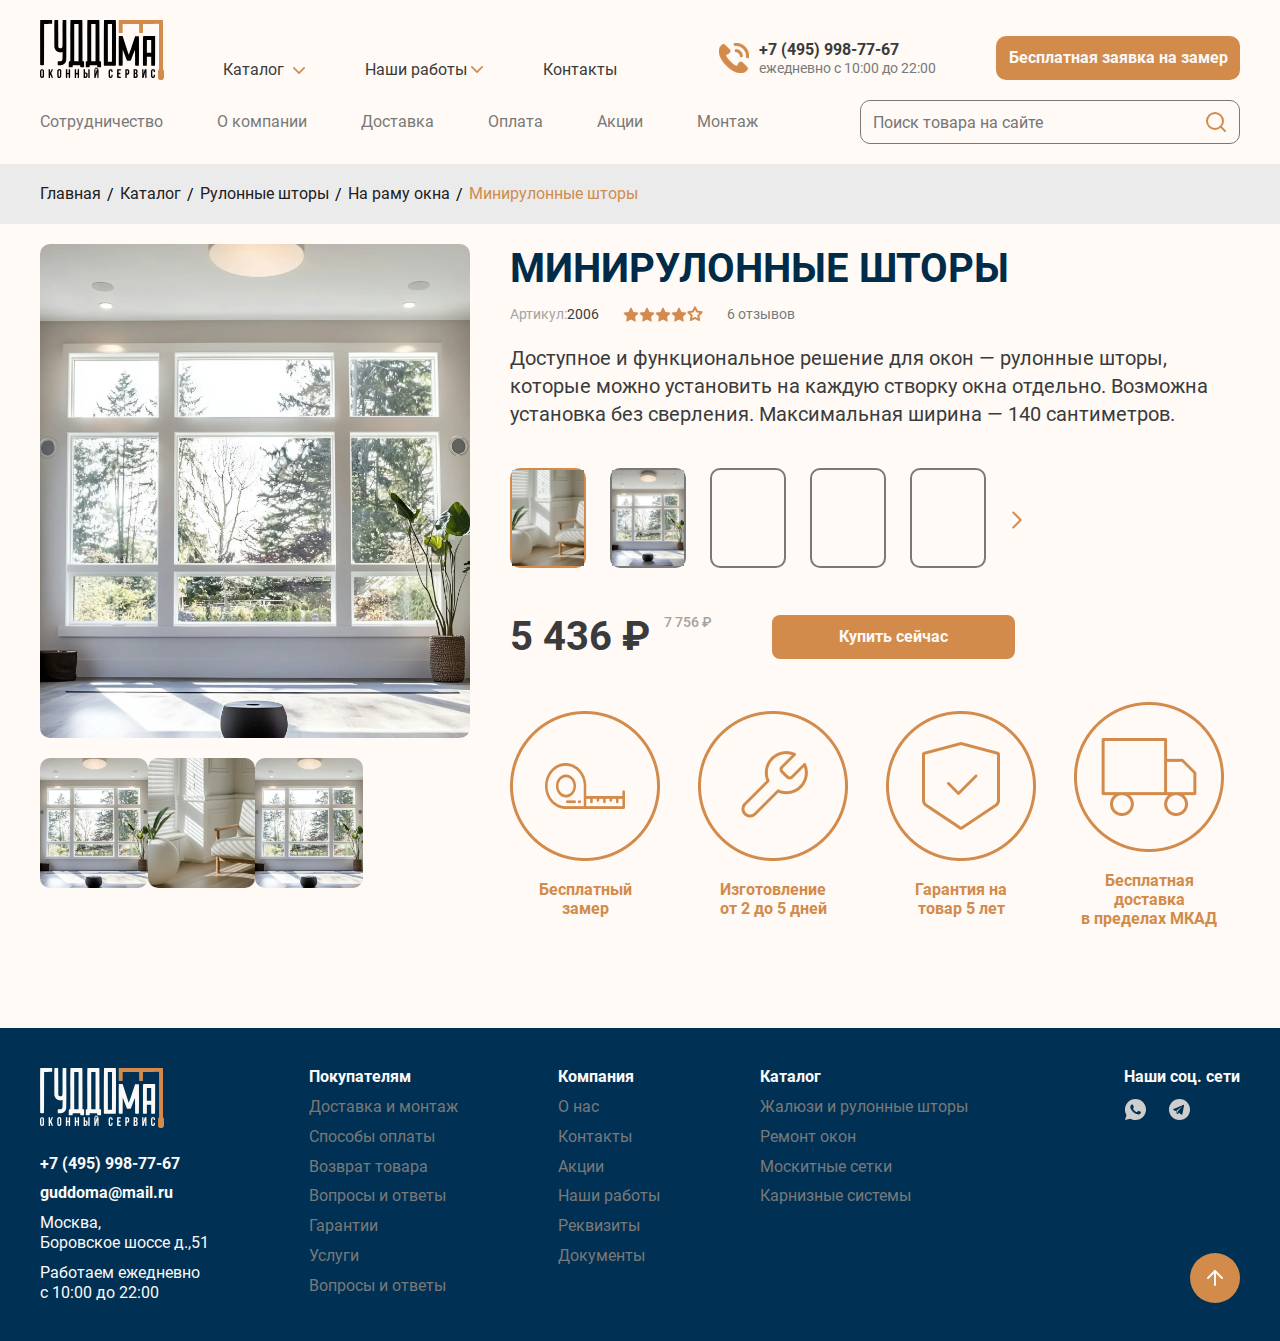
<file: card.html>
<!doctype html>
<html lang="en">
<head>
    <meta charset="UTF-8">
    <meta name="viewport"
          content="width=device-width, user-scalable=no, initial-scale=1.0, maximum-scale=1.0, minimum-scale=1.0">
    <meta http-equiv="X-UA-Compatible" content="ie=edge">
    <title>Card</title>
    <link rel="stylesheet" href="style.css">
    <link rel="stylesheet" href="https://cdn.jsdelivr.net/npm/swiper@11/swiper-bundle.min.css"/>

</head>
<body>
<div class="wrapper">
    <header>
        <div class="container">
            <div class="header-body">
                <div class="header-top G-align-end">
                    <a class="header-logo G-flex" href="index.html">
                        <img src="assets/images/logo.svg" alt="">
                    </a>

                    <nav class="header-top-menu menu ">
                        <ul class="top-menu-list G-align-center">
                            <li class="top-menu-item ">
                                <a class="top-menu-link G-align-center" href="catalog.html">
                                    <span>Каталог</span>
                                    <i class="icon icon-arrow-down"></i>
                                </a>

                                <ul class="catalog-sub-list menu-sub-list G-flex-column">
                                    <li class="catalog-sub-item ">
                                        <a class="catalog-sub-link main-menu-link " href="catalog.html">Catalog </a>
                                    </li>

                                    <li class="catalog-sub-item">
                                        <a class="catalog-sub-link main-menu-link " href="catalogJalousie.html">Catalog Jalousie</a>
                                    </li>


                                    <li class="catalog-sub-item">
                                        <a class="catalog-sub-link main-menu-link" href="catalogRepair.html">Catalog Repair</a>
                                    </li>
                                    <li class="catalog-sub-item">
                                        <a class="catalog-sub-link main-menu-link " href="automation.html">Catalog Mosquito Nets</a>
                                    </li>

                                    <li class="catalog-sub-item">
                                        <a class="catalog-sub-link main-menu-link " href="catalogCornices.html">Catalog Cornices</a>
                                    </li>
                                </ul>
                            </li>

                            <li class="top-menu-item ">
                                <a class="top-menu-link menu-link" href="">
                                    <span>Наши работы</span>
                                    <i class="icon icon-arrow-down"></i>
                                </a>

                                <ul class="catalog-sub-list menu-sub-list G-flex-column">
                                    <li class="catalog-sub-item ">
                                        <a class="catalog-sub-link main-menu-link " href="rollerBlinds.html">Roller Blinds </a>
                                    </li>

                                    <li class="catalog-sub-item">
                                        <a class="catalog-sub-link main-menu-link " href="zebraCurtains.html">Zebra Curtains</a>
                                    </li>


                                    <li class="catalog-sub-item">
                                        <a class="catalog-sub-link main-menu-link" href="horizontalBlinds.html">Horizontal Blinds</a>
                                    </li>
                                    <li class="catalog-sub-item">
                                        <a class="catalog-sub-link main-menu-link" href="verticalBlinds.html">Vertical Blinds</a>
                                    </li>

                                    <li class="catalog-sub-item">
                                        <a class="catalog-sub-link main-menu-link" href="pleatedBlinds.html">Pleated Blinds</a>
                                    </li>
                                    <li class="catalog-sub-item">
                                        <a class="catalog-sub-link main-menu-link" href="romanBlinds.html">Roman  Blinds</a>
                                    </li>
                                    <li class="catalog-sub-item">
                                        <a class="catalog-sub-link main-menu-link" href="automation.html">Automation</a>
                                    </li>
                                    <li class="catalog-sub-item ">
                                        <a class="catalog-sub-link main-menu-link " href="card.html">Card </a>
                                    </li>
                                </ul>

                            </li>
                            <li class="top-menu-item ">
                                <a class="top-menu-link menu-link" href="">
                                    <span>Контакты</span>
                                </a>
                            </li>

                            <li class="mobile-menu-item top-menu-item">
                                <a class="top-menu-link" href="">Сотрудничество</a>
                            </li>
                            <li class="mobile-menu-item top-menu-item">
                                <a class="top-menu-link" href="">О компании</a>
                            </li>
                            <li class="mobile-menu-item top-menu-item">
                                <a class="top-menu-link" href="">Доставка</a>
                            </li>
                            <li class="mobile-menu-item top-menu-item">
                                <a class="top-menu-link" href="">Оплата</a>
                            </li>
                            <li class="mobile-menu-item top-menu-item">
                                <a class="top-menu-link" href="">Акции</a>
                            </li>
                            <li class="mobile-menu-item top-menu-item">
                                <a class="top-menu-link" href="">Монтаж</a>
                            </li>

                        </ul>
                        <div class="header-mobile-actions G-flex-column">
                            <div class="header-contact G-align-center">
                                <i class="icon icon-contact"></i>
                                <div class="header-contact-phone">
                                    <a class="contact-phone-link" href="tel:+7(495)998-77-67">+7 (495) 998-77-67</a>
                                    <p class="contact-data">ежедневно с 10:00 до 22:00</p>
                                </div>
                            </div>
                            <div class="header-btn">
                                <button class="btn-gold">Бесплатная заявка на замер</button>
                            </div>
                        </div>

                    </nav>
                    <div class="header-actions G-flex">
                        <div class="header-contact G-align-center">
                            <i class="icon icon-contact"></i>
                            <div class="header-contact-phone">
                                <a class="contact-phone-link" href="tel:+7(495)998-77-67">+7 (495) 998-77-67</a>
                                <p class="contact-data">ежедневно с 10:00 до 22:00</p>
                            </div>
                        </div>

                        <div class="header-btn">
                            <button class="btn-gold">Бесплатная заявка на замер</button>
                        </div>
                    </div>

                    <div class="mobile-search">
                        <div class="mobile-search-block">
                            <label class=" header-search-label">
                                <input placeholder="Поиск товара на сайте" type="text">
                            </label>
                        </div>

                        <i class="icon icon-mobile-search"></i>

                    </div>
                    <div class="burger">
                        <span></span>
                    </div>

                </div>
                <div class="header-main G-align-center">
                    <nav class="header-main-menu">
                        <ul class="main-menu-list G-flex">
                            <li class="main-menu-item">
                                <a class="main-menu-link" href="">Сотрудничество</a>
                            </li>
                            <li class="main-menu-item">
                                <a class="main-menu-link" href="">О компании</a>
                            </li>
                            <li class="main-menu-item">
                                <a class="main-menu-link" href="">Доставка</a>
                            </li>
                            <li class="main-menu-item">
                                <a class="main-menu-link" href="">Оплата</a>
                            </li>
                            <li class="main-menu-item">
                                <a class="main-menu-link" href="">Акции</a>
                            </li>
                            <li class="main-menu-item">
                                <a class="main-menu-link" href="">Монтаж</a>
                            </li>
                        </ul>
                    </nav>

                    <div class="header-search">
                        <label class="header-search-label">
                            <input placeholder="Поиск товара на сайте" type="text">
                            <i class="icon icon-search"></i>
                        </label>
                    </div>
                </div>
            </div>
        </div>
    </header>
    <main>
        <section class="back-links-section G-align-center">
            <div class="container">
                <ul class="back-link-list G-align-center">
                    <li>
                        <a class="prev-link back-link" href="index.html">Главная</a>
                    </li>
                    <li class="link-indent">
                        /
                    </li>
                    <li>
                        <a class="prev-link back-link" href="index.html">Каталог</a>
                    </li>
                    <li class="link-indent">
                        /
                    </li>
                    <li>
                        <a class="prev-link back-link" href="index.html">Рулонные шторы</a>
                    </li>
                    <li class="link-indent">
                        /
                    </li>
                    <li>
                        <a class="prev-link back-link" href="index.html">На раму окна</a>
                    </li>
                    <li class="link-indent">
                        /
                    </li>
                    <li>
                        <a class="next-link back-link" href="">Минирулонные шторы</a>
                    </li>
                </ul>
            </div>
        </section>

        <section class="card-section">
            <div class="container">
                <div class="card-body G-flex">
                    <div class="card-slider">
                        <div class="card-slider-items swiper  ">
                            <div class="swiper-wrapper">
                                <div class="swiper-slide">
                                    <div class="card-picture G-flex">
                                        <img src="assets/images/heroFon.jpg" alt="">
                                    </div>

                                </div>
                                <div class="swiper-slide">
                                    <div class="card-picture G-flex">
                                        <img src="assets/images/order.png" alt="">
                                    </div>

                                </div>
                                <div class="swiper-slide">
                                    <div class="card-picture G-flex">
                                        <img src="assets/images/heroFon.jpg" alt="">
                                    </div>

                                </div>
                            </div>
                        </div>

                        <div class="card-slider-item swiper ">
                            <div class="swiper-wrapper ">
                                <div class=" swiper-slide">
                                    <div class="card-small-picture">
                                        <img src="assets/images/heroFon.jpg" alt="">
                                    </div>
                                </div>
                                <div class=" swiper-slide">
                                    <div class="card-small-picture">
                                        <img src="assets/images/order.png" alt="">
                                    </div>

                                </div>
                                <div class=" swiper-slide">
                                    <div class="card-small-picture">
                                        <img src="assets/images/heroFon.jpg" alt="">
                                    </div>
                                </div>
                            </div>
                        </div>

                    </div>
                    <div class="card-description">
                        <div class="card-header">
                            <h2 class="card-title">Минирулонные шторы</h2>
                            <div class="card-reviews G-align-center">
                                <div class="card-article G-align-center">
                                    <p>Артикул: </p>
                                    <span>2006</span>
                                </div>
                                <div class="card-stars G-align-center">
                                    <i class="icon icon-star"></i>
                                    <i class="icon icon-star"></i>
                                    <i class="icon icon-star"></i>
                                    <i class="icon icon-star"></i>
                                    <i class="icon icon-star2"></i>

                                </div>
                                <div class="card-reviews-count G-align-center">
                                    <p>6 отзывов</p>
                                </div>

                            </div>

                        </div>
                        <div class="card-descr-text">
                            <p>Доступное и функциональное решение для окон — рулонные шторы, которые можно установить на
                                каждую створку окна отдельно. Возможна установка без сверления. Максимальная ширина —
                                140 сантиметров.</p>
                        </div>
                        <div class="card-affordable-slider">
                            <div class="affordable-swiper swiper">
                                <div class="swiper-wrapper">
                                    <div class="swiper-slide">
                                        <a href="" class="affordable-card">
                                            <img src="assets/images/order.png" alt="">
                                        </a>
                                    </div>
                                    <div class="swiper-slide">
                                        <a href="" class="affordable-card">
                                            <img src="assets/images/heroFon.jpg" alt="">
                                        </a>
                                    </div>
                                    <div class="swiper-slide">
                                        <a href="" class="affordable-card">
                                        </a>
                                    </div>
                                    <div class="swiper-slide">
                                        <a href="" class="affordable-card">
                                        </a>
                                    </div>
                                    <div class="swiper-slide">
                                        <a href="" class="affordable-card">
                                        </a>
                                    </div>
                                    <div class="swiper-slide">
                                        <a href="" class="affordable-card">
                                        </a>
                                    </div>
                                </div>

                            </div>
                            <div class="affordable-next swiper-button-next">
                                <i class="icon icon-arrow-left"></i>
                            </div>

                        </div>

                        <div class="card-tools G-align-center">
                            <div class="card-prices G-align-start">
                                <p class="card-discount-price">5 436 ₽</p>
                                <span class="card-real-price">7 756 ₽</span>
                            </div>
                            <button class="card-btn">Купить сейчас</button>

                        </div>


                        <div class="card-service-list  G-align-center">
                            <div class="card-services-item">
                                <div class="card-services-img G-flex">
                                    <img src="assets/images/cardServices.png" alt="">
                                </div>
                                <p class="card-services-text">
                                    Бесплатный <span class="text-wrap">замер</span>
                                </p>
                            </div>

                            <div class="card-services-item">
                                <div class="card-services-img G-flex">
                                    <img src="assets/images/cardServices2.png" alt="">
                                </div>
                                <p class="card-services-text">
                                    Изготовление
                                    <span class="text-wrap">от 2 до 5 дней</span>

                                </p>
                            </div>

                            <div class="card-services-item">
                                <div class="card-services-img G-flex">
                                    <img src="assets/images/cardServices3.png" alt="">
                                </div>
                                <p class="card-services-text">
                                    Гарантия на <span class="text-wrap">товар 5 лет</span>

                                </p>
                            </div>


                            <div class="card-services-item">
                                <div class="card-services-img G-flex">
                                    <img src="assets/images/cardServices4.png" alt="">
                                </div>
                                <p class="card-services-text">
                                    Бесплатная доставка <span class="text-wrap">в пределах МКАД</span>

                                </p>
                            </div>

                        </div>
                    </div>
                </div>
            </div>
        </section>


    </main>

    <footer class="section">
        <div class="container">
            <div class="footer-body G-align-start">

                <div class="footer-menu-columns G-align-start">
                    <div class="footer-column">
                        <a class="footer-logo" href="">
                            <img src="assets/images/footerLogo.svg" alt="">
                        </a>
                        <div class="footer-contact G-flex-column">
                            <a class="contact-tools" href="tel:+7(495)998-77-67">+7 (495) 998-77-67</a>
                            <a class="contact-tools" href="mailto:guddoma@mail.ru">guddoma@mail.ru</a>
                            <div class="footer-location">
                                Москва,
                                <span class="text-wrap">Боровское шоссе д.,51</span>
                            </div>
                            <div class="footer-location">
                                Работаем ежедневно
                                <span class="text-wrap">с 10:00 до 22:00</span>
                            </div>
                        </div>
                    </div>

                    <div class="footer-column">
                        <ul class="footer-menu-list G-flex-column">
                            <li class="footer-column-title">Покупателям</li>
                            <li>
                                <a href="">Доставка и монтаж</a>
                            </li>
                            <li>
                                <a href="">Способы оплаты</a>
                            </li>
                            <li>
                                <a href="">Возврат товара</a>
                            </li>
                            <li>
                                <a href="">Вопросы и ответы</a>
                            </li>
                            <li>
                                <a href="">Гарантии</a>
                            </li>
                            <li>
                                <a href="">Услуги</a>
                            </li>
                            <li>
                                <a href="">Вопросы и ответы</a>
                            </li>
                        </ul>
                    </div>

                    <div class="footer-column">
                        <ul class="footer-menu-list G-flex-column">
                            <li class="footer-column-title">Компания</li>
                            <li>
                                <a href="">О нас</a>
                            </li>
                            <li>
                                <a href="">Контакты</a>
                            </li>
                            <li>
                                <a href="">Акции</a>
                            </li>
                            <li>
                                <a href="">Наши работы</a>
                            </li>
                            <li>
                                <a href="">Реквизиты</a>
                            </li>
                            <li>
                                <a href="">Документы</a>
                            </li>

                        </ul>
                    </div>

                    <div class="footer-column">
                        <ul class="footer-menu-list G-flex-column">
                            <li class="footer-column-title">Каталог</li>
                            <li>
                                <a href="">Жалюзи и рулонные шторы</a>
                            </li>
                            <li>
                                <a href="">Ремонт окон</a>
                            </li>
                            <li>
                                <a href="">Москитные сетки</a>
                            </li>
                            <li>
                                <a href="">Карнизные системы</a>
                            </li>

                        </ul>
                    </div>
                </div>
                <div class="footer-social-column G-flex-column">
                    <h2 class="our-social-title">Наши соц. сети</h2>
                    <div class="our-social-icons G-align-center">
                        <a target="_blank" class="our-social-icon" href="https://wa.me/1XXXXXXXXXX">
                            <img src="assets/images/wh.svg" alt="">
                        </a>
                        <a target="_blank" class="our-social-icon" href="https://t.me/+1XXXXXXX">
                            <img src="assets/images/telegram.svg" alt="">
                        </a>
                    </div>

                    <div class="footer-up">
                        <img src="assets/images/up.svg" alt="">
                    </div>

                </div>


            </div>
        </div>
    </footer>
</div>
<script src="assets/js/index.js"></script>
<script src="https://cdn.jsdelivr.net/npm/swiper@11/swiper-bundle.min.js"></script>
<script src="assets/js/swiper.js"></script>

</body>
</html>
</file>
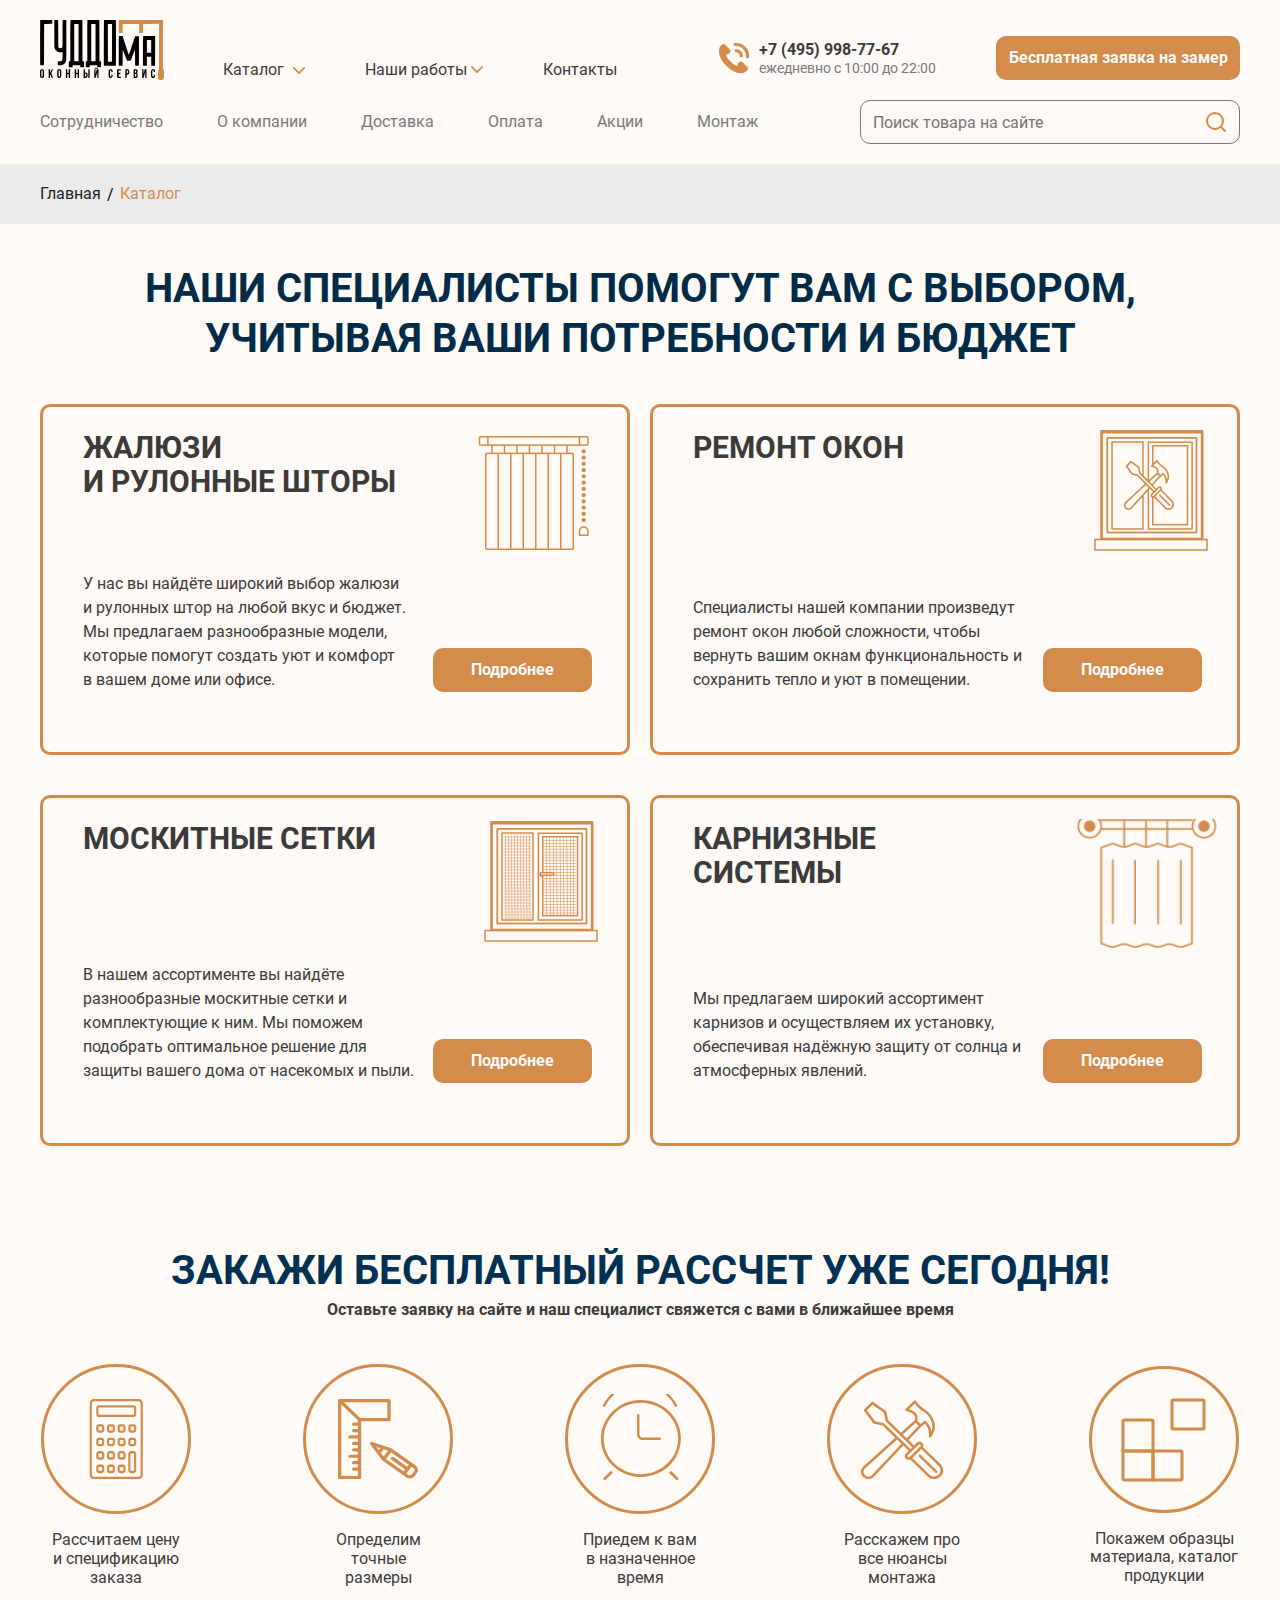
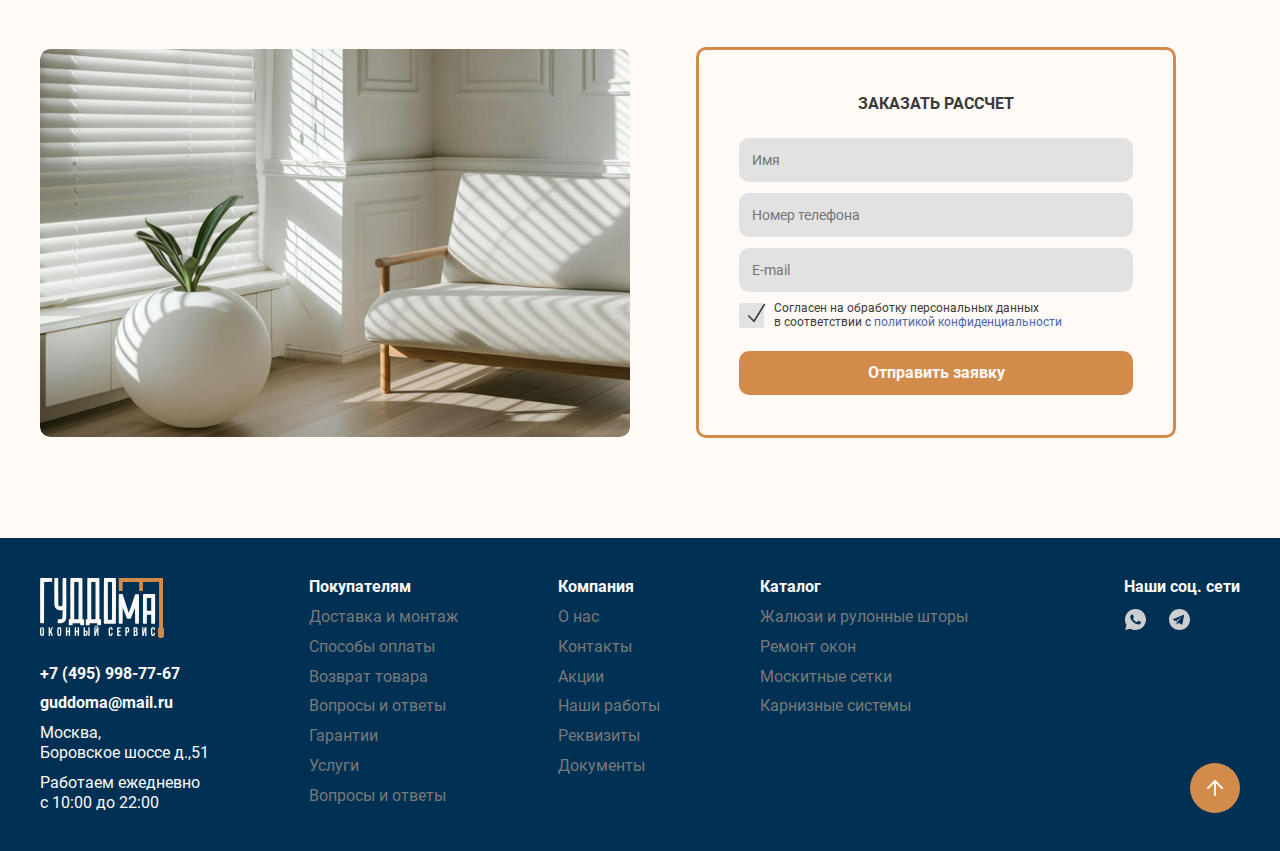
<file: catalog.html>
<!doctype html>
<html lang="en">
<head>
    <meta charset="UTF-8">
    <meta name="viewport"
          content="width=device-width, user-scalable=no, initial-scale=1.0, maximum-scale=1.0, minimum-scale=1.0">
    <meta http-equiv="X-UA-Compatible" content="ie=edge">
    <title>Catalog</title>
    <link rel="stylesheet" href="style.css">
</head>
<body>
<div class="wrapper">
    <header>
        <div class="container">
            <div class="header-body">
                <div class="header-top G-align-end">
                    <a class="header-logo G-flex" href="index.html">
                        <img src="assets/images/logo.svg" alt="">
                    </a>

                    <nav class="header-top-menu menu ">
                        <ul class="top-menu-list G-align-center">
                            <li class="top-menu-item ">
                                <a class="top-menu-link G-align-center" href="catalog.html">
                                    <span>Каталог</span>
                                    <i class="icon icon-arrow-down"></i>
                                </a>

                                <ul class="catalog-sub-list menu-sub-list G-flex-column">
                                    <li class="catalog-sub-item ">
                                        <a class="catalog-sub-link main-menu-link " href="catalog.html">Catalog </a>
                                    </li>

                                    <li class="catalog-sub-item">
                                        <a class="catalog-sub-link main-menu-link " href="catalogJalousie.html">Catalog Jalousie</a>
                                    </li>


                                    <li class="catalog-sub-item">
                                        <a class="catalog-sub-link main-menu-link" href="catalogRepair.html">Catalog Repair</a>
                                    </li>
                                    <li class="catalog-sub-item">
                                        <a class="catalog-sub-link main-menu-link " href="automation.html">Catalog Mosquito Nets</a>
                                    </li>

                                    <li class="catalog-sub-item">
                                        <a class="catalog-sub-link main-menu-link " href="catalogCornices.html">Catalog Cornices</a>
                                    </li>
                                </ul>
                            </li>

                            <li class="top-menu-item ">
                                <a class="top-menu-link menu-link" href="">
                                    <span>Наши работы</span>
                                    <i class="icon icon-arrow-down"></i>
                                </a>

                                <ul class="catalog-sub-list menu-sub-list G-flex-column">
                                    <li class="catalog-sub-item ">
                                        <a class="catalog-sub-link main-menu-link " href="rollerBlinds.html">Roller Blinds </a>
                                    </li>

                                    <li class="catalog-sub-item">
                                        <a class="catalog-sub-link main-menu-link " href="zebraCurtains.html">Zebra Curtains</a>
                                    </li>


                                    <li class="catalog-sub-item">
                                        <a class="catalog-sub-link main-menu-link" href="horizontalBlinds.html">Horizontal Blinds</a>
                                    </li>
                                    <li class="catalog-sub-item">
                                        <a class="catalog-sub-link main-menu-link" href="verticalBlinds.html">Vertical Blinds</a>
                                    </li>

                                    <li class="catalog-sub-item">
                                        <a class="catalog-sub-link main-menu-link" href="pleatedBlinds.html">Pleated Blinds</a>
                                    </li>
                                    <li class="catalog-sub-item">
                                        <a class="catalog-sub-link main-menu-link" href="romanBlinds.html">Roman  Blinds</a>
                                    </li>
                                    <li class="catalog-sub-item">
                                        <a class="catalog-sub-link main-menu-link" href="automation.html">Automation</a>
                                    </li>
                                    <li class="catalog-sub-item ">
                                        <a class="catalog-sub-link main-menu-link " href="card.html">Card </a>
                                    </li>
                                </ul>

                            </li>
                            <li class="top-menu-item ">
                                <a class="top-menu-link menu-link" href="">
                                    <span>Контакты</span>
                                </a>
                            </li>

                            <li class="mobile-menu-item top-menu-item">
                                <a class="top-menu-link" href="">Сотрудничество</a>
                            </li>
                            <li class="mobile-menu-item top-menu-item">
                                <a class="top-menu-link" href="">О компании</a>
                            </li>
                            <li class="mobile-menu-item top-menu-item">
                                <a class="top-menu-link" href="">Доставка</a>
                            </li>
                            <li class="mobile-menu-item top-menu-item">
                                <a class="top-menu-link" href="">Оплата</a>
                            </li>
                            <li class="mobile-menu-item top-menu-item">
                                <a class="top-menu-link" href="">Акции</a>
                            </li>
                            <li class="mobile-menu-item top-menu-item">
                                <a class="top-menu-link" href="">Монтаж</a>
                            </li>

                        </ul>
                        <div class="header-mobile-actions G-flex-column">
                            <div class="header-contact G-align-center">
                                <i class="icon icon-contact"></i>
                                <div class="header-contact-phone">
                                    <a class="contact-phone-link" href="tel:+7(495)998-77-67">+7 (495) 998-77-67</a>
                                    <p class="contact-data">ежедневно с 10:00 до 22:00</p>
                                </div>
                            </div>
                            <div class="header-btn">
                                <button class="btn-gold">Бесплатная заявка на замер</button>
                            </div>
                        </div>

                    </nav>
                    <div class="header-actions G-flex">
                        <div class="header-contact G-align-center">
                            <i class="icon icon-contact"></i>
                            <div class="header-contact-phone">
                                <a class="contact-phone-link" href="tel:+7(495)998-77-67">+7 (495) 998-77-67</a>
                                <p class="contact-data">ежедневно с 10:00 до 22:00</p>
                            </div>
                        </div>

                        <div class="header-btn">
                            <button class="btn-gold">Бесплатная заявка на замер</button>
                        </div>
                    </div>

                    <div class="mobile-search">
                        <div class="mobile-search-block">
                            <label class=" header-search-label">
                                <input placeholder="Поиск товара на сайте" type="text">
                            </label>
                        </div>

                        <i class="icon icon-mobile-search"></i>

                    </div>
                    <div class="burger">
                        <span></span>
                    </div>

                </div>
                <div class="header-main G-align-center">
                    <nav class="header-main-menu">
                        <ul class="main-menu-list G-flex">
                            <li class="main-menu-item">
                                <a class="main-menu-link" href="">Сотрудничество</a>
                            </li>
                            <li class="main-menu-item">
                                <a class="main-menu-link" href="">О компании</a>
                            </li>
                            <li class="main-menu-item">
                                <a class="main-menu-link" href="">Доставка</a>
                            </li>
                            <li class="main-menu-item">
                                <a class="main-menu-link" href="">Оплата</a>
                            </li>
                            <li class="main-menu-item">
                                <a class="main-menu-link" href="">Акции</a>
                            </li>
                            <li class="main-menu-item">
                                <a class="main-menu-link" href="">Монтаж</a>
                            </li>
                        </ul>
                    </nav>

                    <div class="header-search">
                        <label class="header-search-label">
                            <input placeholder="Поиск товара на сайте" type="text">
                            <i class="icon icon-search"></i>
                        </label>
                    </div>
                </div>
            </div>
        </div>
    </header>
    <main>
        <section class="back-links-section G-align-center">
            <div class="container">
                <ul class="back-link-list G-align-center">
                    <li>
                        <a class="prev-link back-link" href="index.html">Главная</a>
                    </li>
                    <li class="link-indent">
                        /
                    </li>
                    <li>
                        <a class="next-link back-link" href="">Каталог</a>
                    </li>
                </ul>
            </div>
        </section>

        <section class="catalog-section">
            <div class="container">
                <h2 class="catalog-title">наши специалисты помогут вам с выбором, <span class='desktop-text-wrap'>учитывая ваши потребности и бюджет</span>
                </h2>
                <div class="catalog-list G-flex">
                    <div class="catalog-item">
                        <div class="catalog-item-header G-justify-between">
                            <a href="" class="catalog-item-title">ЖАЛЮЗИ
                                <span class="desktop-text-wrap">И РУЛОННЫЕ ШТОРЫ</span></a>
                            <div class="catalog-item-img G-flex">
                                <img src="assets/images/window.png" alt="">
                            </div>
                        </div>
                        <div class="catalog-item-descr G-align-end">
                            <p class="catalog-item-text">У нас вы найдёте широкий выбор жалюзи
                                <span class="desktop-text-wrap">и рулонных штор на любой
                                вкус и бюджет.</span>
                                Мы предлагаем разнообразные модели,
                                <span class="desktop-text-wrap">которые помогут создать уют и комфорт</span>
                                в вашем доме или офисе. </p>
                            <button class="catalog-btn">Подробнее</button>
                        </div>
                    </div>

                    <div class="catalog-item">
                        <div class="catalog-item-header G-justify-between">
                            <a href="" class="catalog-item-title">Ремонт окон</a>
                            <div class="catalog-item-img G-flex">
                                <img src="assets/images/window2.png" alt="">
                            </div>
                        </div>
                        <div class="catalog-item-descr G-align-end">
                            <p class="catalog-item-text">
                                Специалисты нашей компании произведут ремонт окон любой сложности, чтобы вернуть вашим
                                окнам функциональность
                                и сохранить тепло и уют в помещении.</p>
                            <button class="catalog-btn">Подробнее</button>
                        </div>
                    </div>

                    <div class="catalog-item">
                        <div class="catalog-item-header G-justify-between">
                            <a href="" class="catalog-item-title">москитные сетки</a>
                            <div class="catalog-item-img G-flex">
                                <img src="assets/images/window3.png" alt="">
                            </div>
                        </div>
                        <div class="catalog-item-descr G-align-end">
                            <p class="catalog-item-text">
                                В нашем ассортименте вы найдёте разнообразные москитные сетки и комплектующие к ним. Мы
                                поможем подобрать оптимальное решение для защиты вашего дома от насекомых и пыли.
                            </p>
                            <button class="catalog-btn">Подробнее</button>
                        </div>
                    </div>


                    <div class="catalog-item">
                        <div class="catalog-item-header G-justify-between">
                            <a href="" class="catalog-item-title">КАРНИЗНЫЕ <span class="desktop-text-wrap">СИСТЕМЫ</span></a>
                            <div class="catalog-item-img G-flex">
                                <img src="assets/images/window4.png" alt="">
                            </div>
                        </div>
                        <div class="catalog-item-descr G-align-end">
                            <p class="catalog-item-text">
                                Мы предлагаем широкий ассортимент карнизов и осуществляем их установку, обеспечивая
                                надёжную защиту от солнца и атмосферных явлений.
                            </p>
                            <button class="catalog-btn">Подробнее</button>
                        </div>
                    </div>


                </div>
            </div>
        </section>


        <section class="order-section section">
            <div class="container">
                <div class="order-body ">
                    <h2 class="block-title">закажи бесплатный рассчет уже сегодня!</h2>
                    <p class="order-clue">Оставьте заявку на сайте и наш специалист свяжется с вами в ближайшее
                        время</p>

                    <div class="order-service-list  G-align-center">
                        <div class="services-item">
                            <div class="services-item-img G-flex">
                                <img src="assets/images/services6.svg" alt="">
                            </div>
                            <p class="order-service-text">
                                Рассчитаем цену
                                <span class="desktop-text-wrap">и спецификацию</span>
                                заказа
                            </p>
                        </div>
                        <div class="services-item">
                            <div class="services-item-img G-flex">
                                <img src="assets/images/services7.svg" alt="">
                            </div>
                            <p class="order-service-text">
                                Определим <span class="desktop-text-wrap">точные</span> размеры
                            </p>
                        </div>
                        <div class="services-item">
                            <div class="services-item-img G-flex">
                                <img src="assets/images/services8.svg" alt="">
                            </div>
                            <p class="order-service-text">
                                Приедем к вам
                                <span class="desktop-text-wrap">в назначенное</span> время
                            </p>
                        </div>
                        <div class="services-item">
                            <div class="services-item-img G-flex">
                                <img src="assets/images/services9.svg" alt="">
                            </div>
                            <p class="order-service-text">
                                Расскажем про <span class="desktop-text-wrap">все нюансы</span> монтажа
                            </p>
                        </div>
                        <div class="services-item">
                            <div class="services-item-img G-flex">
                                <img src="assets/images/services10.svg" alt="">
                            </div>
                            <p class="order-service-text">
                                Покажем образцы
                                <span class="desktop-text-wrap"> материала, каталог </span>
                                продукции
                            </p>
                        </div>

                    </div>

                    <div class="order-main-cnt block-cnt G-align-center">
                        <div class="order-picture">
                            <img src="assets/images/order.png" alt="">
                        </div>
                        <form class="order-form">
                            <h3 class="order-form-title">Заказать рассчет</h3>
                            <div class="order-form-inputs G-flex-column">
                                <label class="order-form-label">
                                    <input type="text" placeholder="Имя">
                                </label>
                                <label class="order-form-label">
                                    <input type="text" placeholder="Номер телефона">
                                </label>
                                <label class="order-form-label">
                                    <input type="text" placeholder="E-mail">
                                </label>
                            </div>
                            <div class="order-agree-block active G-align-center">
                                <div class="order-agree-icon">
                                    <i class="icon icon-check"></i>
                                </div>
                                <p class="order-agree-text">
                                    Согласен на обработку персональных данных
                                    <span class="desktop-text-wrap">в соответствии с <a class="order-confidentiality"
                                                                                        href="">политикой конфиденциальности</a></span>
                                </p>
                            </div>
                            <div class="order-submit G-center">
                                <button>Отправить заявку</button>
                            </div>
                        </form>
                    </div>

                </div>
            </div>
        </section>


    </main>

    <footer class="section">
        <div class="container">
            <div class="footer-body G-align-start">

                <div class="footer-menu-columns G-align-start">
                    <div class="footer-column">
                        <a class="footer-logo" href="">
                            <img src="assets/images/footerLogo.svg" alt="">
                        </a>
                        <div class="footer-contact G-flex-column">
                            <a class="contact-tools" href="tel:+7(495)998-77-67">+7 (495) 998-77-67</a>
                            <a class="contact-tools" href="mailto:guddoma@mail.ru">guddoma@mail.ru</a>
                            <div class="footer-location">
                                Москва,
                                <span class="text-wrap">Боровское шоссе д.,51</span>
                            </div>
                            <div class="footer-location">
                                Работаем ежедневно
                                <span class="text-wrap">с 10:00 до 22:00</span>
                            </div>
                        </div>
                    </div>

                    <div class="footer-column">
                        <ul class="footer-menu-list G-flex-column">
                            <li class="footer-column-title">Покупателям</li>
                            <li>
                                <a href="">Доставка и монтаж</a>
                            </li>
                            <li>
                                <a href="">Способы оплаты</a>
                            </li>
                            <li>
                                <a href="">Возврат товара</a>
                            </li>
                            <li>
                                <a href="">Вопросы и ответы</a>
                            </li>
                            <li>
                                <a href="">Гарантии</a>
                            </li>
                            <li>
                                <a href="">Услуги</a>
                            </li>
                            <li>
                                <a href="">Вопросы и ответы</a>
                            </li>
                        </ul>
                    </div>

                    <div class="footer-column">
                        <ul class="footer-menu-list G-flex-column">
                            <li class="footer-column-title">Компания</li>
                            <li>
                                <a href="">О нас</a>
                            </li>
                            <li>
                                <a href="">Контакты</a>
                            </li>
                            <li>
                                <a href="">Акции</a>
                            </li>
                            <li>
                                <a href="">Наши работы</a>
                            </li>
                            <li>
                                <a href="">Реквизиты</a>
                            </li>
                            <li>
                                <a href="">Документы</a>
                            </li>

                        </ul>
                    </div>

                    <div class="footer-column">
                        <ul class="footer-menu-list G-flex-column">
                            <li class="footer-column-title">Каталог</li>
                            <li>
                                <a href="">Жалюзи и рулонные шторы</a>
                            </li>
                            <li>
                                <a href="">Ремонт окон</a>
                            </li>
                            <li>
                                <a href="">Москитные сетки</a>
                            </li>
                            <li>
                                <a href="">Карнизные системы</a>
                            </li>

                        </ul>
                    </div>
                </div>
                <div class="footer-social-column G-flex-column">
                    <h2 class="our-social-title">Наши соц. сети</h2>
                    <div class="our-social-icons G-align-center">
                        <a target="_blank" class="our-social-icon" href="https://wa.me/1XXXXXXXXXX">
                            <img src="assets/images/wh.svg" alt="">
                        </a>
                        <a target="_blank" class="our-social-icon" href="https://t.me/+1XXXXXXX">
                            <img src="assets/images/telegram.svg" alt="">
                        </a>
                    </div>

                    <div class="footer-up">
                        <img src="assets/images/up.svg" alt="">
                    </div>

                </div>


            </div>
        </div>
    </footer>
</div>
<script src="assets/js/index.js"></script>
</body>
</html>
</file>
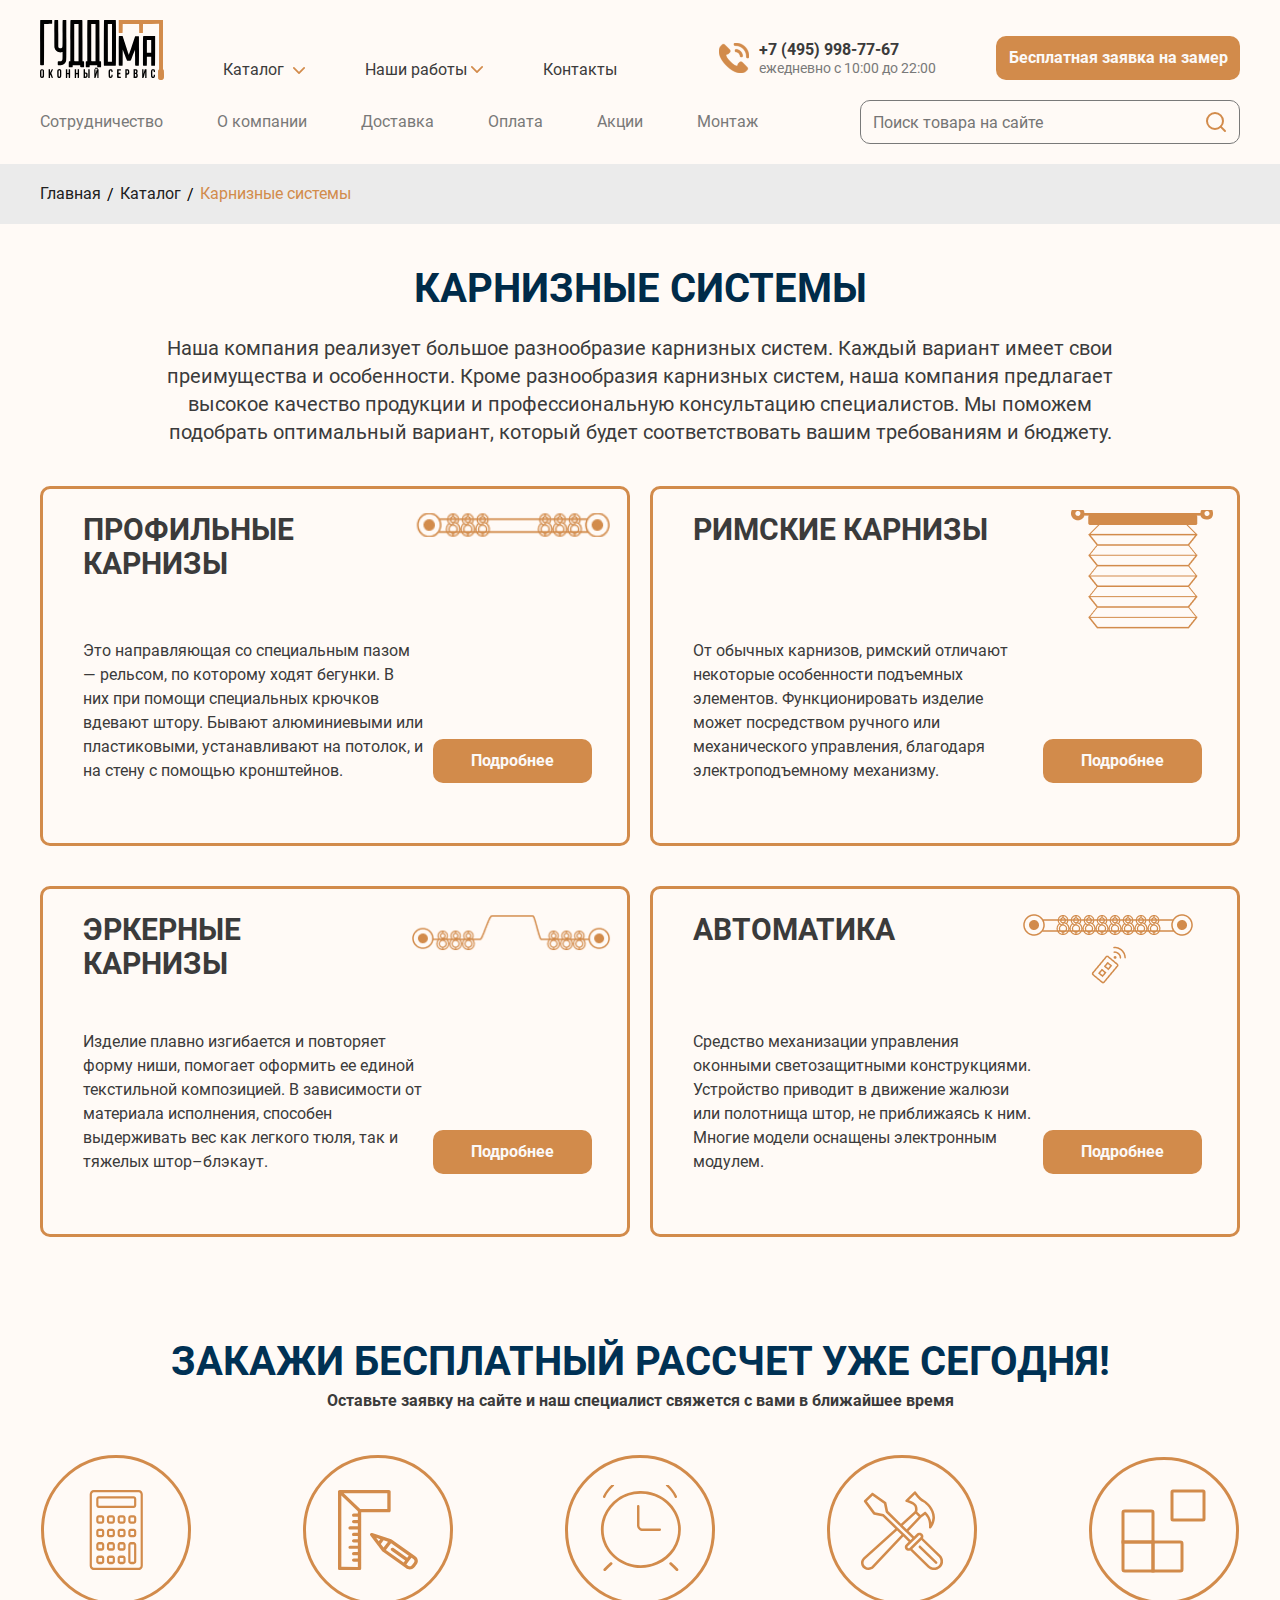
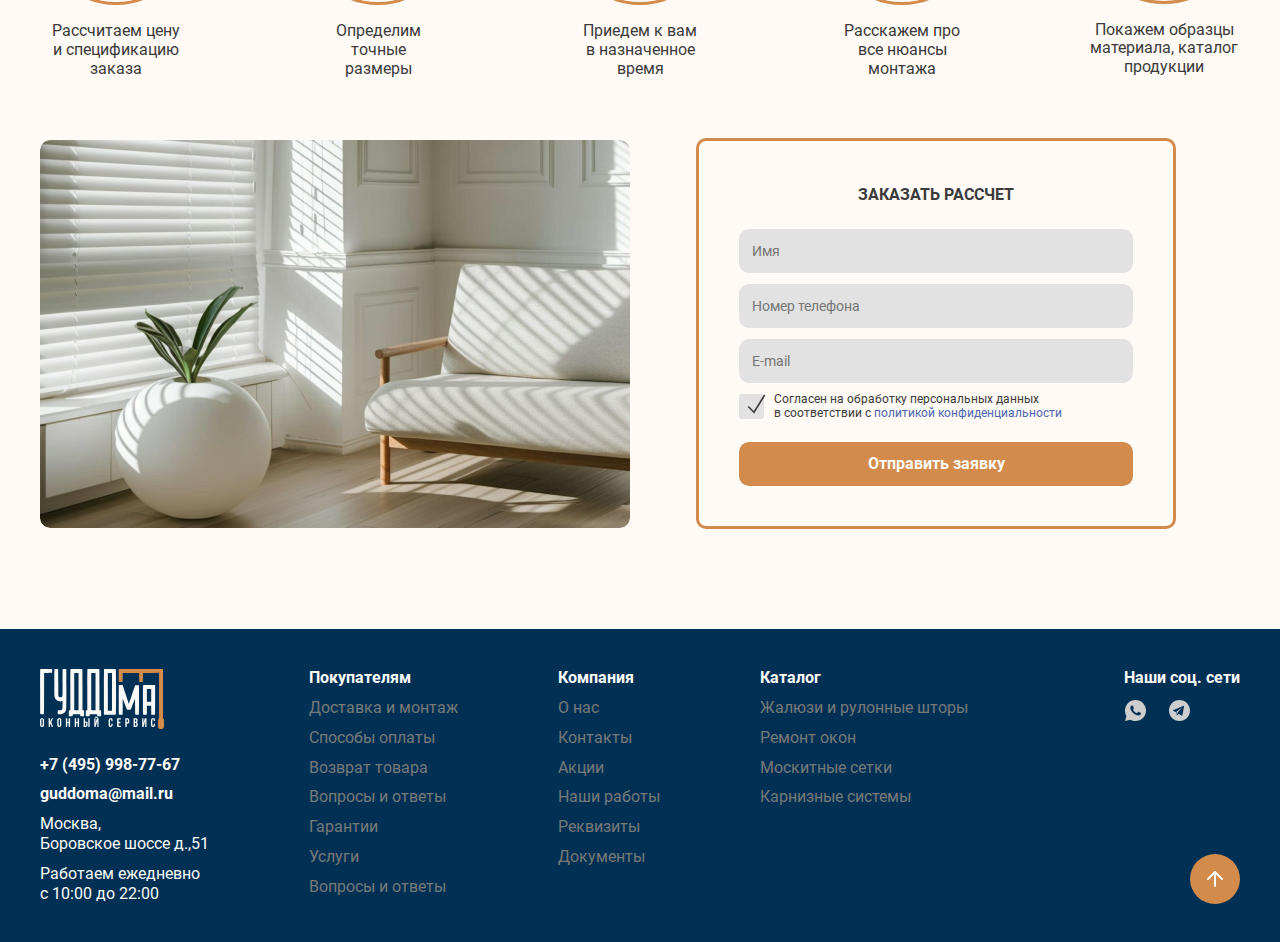
<file: catalogCornices.html>
<!doctype html>
<html lang="en">
<head>
    <meta charset="UTF-8">
    <meta name="viewport"
          content="width=device-width, user-scalable=no, initial-scale=1.0, maximum-scale=1.0, minimum-scale=1.0">
    <meta http-equiv="X-UA-Compatible" content="ie=edge">
    <title>Catalog Cornices</title>
    <link rel="stylesheet" href="style.css">
</head>
<body>
<div class="wrapper">
    <header>
        <div class="container">
            <div class="header-body">
                <div class="header-top G-align-end">
                    <a class="header-logo G-flex" href="index.html">
                        <img src="assets/images/logo.svg" alt="">
                    </a>

                    <nav class="header-top-menu menu ">
                        <ul class="top-menu-list G-align-center">
                            <li class="top-menu-item ">
                                <a class="top-menu-link G-align-center" href="catalog.html">
                                    <span>Каталог</span>
                                    <i class="icon icon-arrow-down"></i>
                                </a>

                                <ul class="catalog-sub-list menu-sub-list G-flex-column">
                                    <li class="catalog-sub-item ">
                                        <a class="catalog-sub-link main-menu-link " href="catalog.html">Catalog </a>
                                    </li>

                                    <li class="catalog-sub-item">
                                        <a class="catalog-sub-link main-menu-link " href="catalogJalousie.html">Catalog Jalousie</a>
                                    </li>


                                    <li class="catalog-sub-item">
                                        <a class="catalog-sub-link main-menu-link" href="catalogRepair.html">Catalog Repair</a>
                                    </li>
                                    <li class="catalog-sub-item">
                                        <a class="catalog-sub-link main-menu-link " href="automation.html">Catalog Mosquito Nets</a>
                                    </li>

                                    <li class="catalog-sub-item">
                                        <a class="catalog-sub-link main-menu-link " href="catalogCornices.html">Catalog Cornices</a>
                                    </li>
                                </ul>
                            </li>

                            <li class="top-menu-item ">
                                <a class="top-menu-link menu-link" href="">
                                    <span>Наши работы</span>
                                    <i class="icon icon-arrow-down"></i>
                                </a>

                                <ul class="catalog-sub-list menu-sub-list G-flex-column">
                                    <li class="catalog-sub-item ">
                                        <a class="catalog-sub-link main-menu-link " href="rollerBlinds.html">Roller Blinds </a>
                                    </li>

                                    <li class="catalog-sub-item">
                                        <a class="catalog-sub-link main-menu-link " href="zebraCurtains.html">Zebra Curtains</a>
                                    </li>


                                    <li class="catalog-sub-item">
                                        <a class="catalog-sub-link main-menu-link" href="horizontalBlinds.html">Horizontal Blinds</a>
                                    </li>
                                    <li class="catalog-sub-item">
                                        <a class="catalog-sub-link main-menu-link" href="verticalBlinds.html">Vertical Blinds</a>
                                    </li>

                                    <li class="catalog-sub-item">
                                        <a class="catalog-sub-link main-menu-link" href="pleatedBlinds.html">Pleated Blinds</a>
                                    </li>
                                    <li class="catalog-sub-item">
                                        <a class="catalog-sub-link main-menu-link" href="romanBlinds.html">Roman  Blinds</a>
                                    </li>
                                    <li class="catalog-sub-item">
                                        <a class="catalog-sub-link main-menu-link" href="automation.html">Automation</a>
                                    </li>
                                    <li class="catalog-sub-item ">
                                        <a class="catalog-sub-link main-menu-link " href="card.html">Card </a>
                                    </li>
                                </ul>

                            </li>
                            <li class="top-menu-item ">
                                <a class="top-menu-link menu-link" href="">
                                    <span>Контакты</span>
                                </a>
                            </li>

                            <li class="mobile-menu-item top-menu-item">
                                <a class="top-menu-link" href="">Сотрудничество</a>
                            </li>
                            <li class="mobile-menu-item top-menu-item">
                                <a class="top-menu-link" href="">О компании</a>
                            </li>
                            <li class="mobile-menu-item top-menu-item">
                                <a class="top-menu-link" href="">Доставка</a>
                            </li>
                            <li class="mobile-menu-item top-menu-item">
                                <a class="top-menu-link" href="">Оплата</a>
                            </li>
                            <li class="mobile-menu-item top-menu-item">
                                <a class="top-menu-link" href="">Акции</a>
                            </li>
                            <li class="mobile-menu-item top-menu-item">
                                <a class="top-menu-link" href="">Монтаж</a>
                            </li>

                        </ul>
                        <div class="header-mobile-actions G-flex-column">
                            <div class="header-contact G-align-center">
                                <i class="icon icon-contact"></i>
                                <div class="header-contact-phone">
                                    <a class="contact-phone-link" href="tel:+7(495)998-77-67">+7 (495) 998-77-67</a>
                                    <p class="contact-data">ежедневно с 10:00 до 22:00</p>
                                </div>
                            </div>
                            <div class="header-btn">
                                <button class="btn-gold">Бесплатная заявка на замер</button>
                            </div>
                        </div>

                    </nav>
                    <div class="header-actions G-flex">
                        <div class="header-contact G-align-center">
                            <i class="icon icon-contact"></i>
                            <div class="header-contact-phone">
                                <a class="contact-phone-link" href="tel:+7(495)998-77-67">+7 (495) 998-77-67</a>
                                <p class="contact-data">ежедневно с 10:00 до 22:00</p>
                            </div>
                        </div>

                        <div class="header-btn">
                            <button class="btn-gold">Бесплатная заявка на замер</button>
                        </div>
                    </div>

                    <div class="mobile-search">
                        <div class="mobile-search-block">
                            <label class=" header-search-label">
                                <input placeholder="Поиск товара на сайте" type="text">
                            </label>
                        </div>

                        <i class="icon icon-mobile-search"></i>

                    </div>
                    <div class="burger">
                        <span></span>
                    </div>

                </div>
                <div class="header-main G-align-center">
                    <nav class="header-main-menu">
                        <ul class="main-menu-list G-flex">
                            <li class="main-menu-item">
                                <a class="main-menu-link" href="">Сотрудничество</a>
                            </li>
                            <li class="main-menu-item">
                                <a class="main-menu-link" href="">О компании</a>
                            </li>
                            <li class="main-menu-item">
                                <a class="main-menu-link" href="">Доставка</a>
                            </li>
                            <li class="main-menu-item">
                                <a class="main-menu-link" href="">Оплата</a>
                            </li>
                            <li class="main-menu-item">
                                <a class="main-menu-link" href="">Акции</a>
                            </li>
                            <li class="main-menu-item">
                                <a class="main-menu-link" href="">Монтаж</a>
                            </li>
                        </ul>
                    </nav>

                    <div class="header-search">
                        <label class="header-search-label">
                            <input placeholder="Поиск товара на сайте" type="text">
                            <i class="icon icon-search"></i>
                        </label>
                    </div>
                </div>
            </div>
        </div>
    </header>
    <main>
        <section class="back-links-section G-align-center">
            <div class="container">
                <ul class="back-link-list G-align-center">
                    <li>
                        <a class="prev-link back-link" href="index.html">Главная</a>
                    </li>
                    <li class="link-indent">
                        /
                    </li>
                    <li>
                        <a class="prev-link back-link" href="catalog.html">Каталог</a>
                    </li>
                    <li class="link-indent">
                        /
                    </li>
                    <li>
                        <a class="next-link back-link" href="catalogCornices.html">Карнизные системы</a>
                    </li>
                </ul>
            </div>
        </section>

        <section class="catalog-section">
            <div class="container">
                <h2 class="catalog-title">
                    КАРНИЗНЫЕ СИСТЕМЫ
                </h2>
                <p class="catalog-sub-title">
                    Наша компания реализует большое разнообразие карнизных систем. Каждый вариант имеет свои
                    преимущества и особенности. Кроме разнообразия карнизных систем, наша компания предлагает высокое
                    качество продукции и профессиональную консультацию специалистов. Мы поможем подобрать оптимальный
                    вариант, который будет соответствовать вашим требованиям и бюджету.
                </p>
                <div class="catalog-list G-flex">
                    <div class="catalog-item">
                        <div class="catalog-header-direction catalog-item-header G-justify-between">
                            <a href="" class="catalog-item-title">
                                ПРОФИЛЬНЫЕ <span class='text-wrap'>КАРНИЗЫ</span>
                            </a>
                            <div class="catalog-item-big-img G-flex">
                                <img src="assets/images/cornice.png" alt="">
                            </div>
                        </div>
                        <div class="catalog-item-descr G-align-end">
                            <p class="catalog-item-text">
                                Это направляющая со специальным пазом — рельсом, по которому ходят бегунки. В них при
                                помощи специальных крючков вдевают штору. Бывают алюминиевыми или пластиковыми,
                                устанавливают на потолок,
                                и на стену с помощью кронштейнов.
                            </p>
                            <button class="catalog-btn">Подробнее</button>
                        </div>
                    </div>

                    <div class="catalog-item">
                        <div class="catalog-item-header G-justify-between">
                            <a href="" class="catalog-item-title">РИМСКИЕ КАРНИЗЫ</a>
                            <div class="catalog-item-img G-flex">
                                <img src="assets/images/cornice2.png" alt="">
                            </div>
                        </div>
                        <div class="catalog-item-descr G-align-end">
                            <p class="catalog-item-text">
                                От обычных карнизов, римский отличают некоторые особенности подъемных элементов.
                                Функционировать изделие может посредством ручного или механического управления,
                                благодаря электроподъемному механизму.
                            </p>
                            <button class="catalog-btn">Подробнее</button>
                        </div>
                    </div>

                    <div class="catalog-item">
                        <div class="catalog-item-header catalog-header-direction G-justify-between">
                            <a href="" class="catalog-item-title">ЭРКЕРНЫЕ <span class="text-wrap">КАРНИЗЫ</span>
                            </a>
                            <div class="catalog-item-another-img G-flex">
                                <img src="assets/images/cornice3.png" alt="">
                            </div>
                        </div>
                        <div class="catalog-item-descr G-align-end">
                            <p class="catalog-item-text">
                                Изделие плавно изгибается и повторяет форму ниши, помогает оформить ее единой текстильной композицией. В зависимости от материала исполнения, способен выдерживать вес как легкого тюля, так
                                и тяжелых штор–блэкаут.
                            </p>
                            <button class="catalog-btn">Подробнее</button>
                        </div>
                    </div>


                    <div class="catalog-item">
                        <div class="catalog-item-header catalog-header-direction G-justify-between">
                            <a href="" class="catalog-item-title">
                                АВТОМАТИКА
                            </a>
                            <div class="catalog-big-img G-flex">
                                <img src="assets/images/cornice4.png" alt="">
                            </div>
                        </div>
                        <div class="catalog-item-descr G-align-end">
                            <p class="catalog-item-text">
                                Средство механизации управления оконными светозащитными конструкциями. Устройство приводит в движение жалюзи или полотнища штор, не приближаясь
                                к ним. Многие модели оснащены электронным модулем.
                            </p>
                            <button class="catalog-btn">Подробнее</button>
                        </div>
                    </div>




                </div>
            </div>
        </section>


        <section class="order-section section">
            <div class="container">
                <div class="order-body ">
                    <h2 class="block-title">закажи бесплатный рассчет уже сегодня!</h2>
                    <p class="order-clue">Оставьте заявку на сайте и наш специалист свяжется с вами в ближайшее
                        время</p>

                    <div class="order-service-list  G-align-center">
                        <div class="services-item">
                            <div class="services-item-img G-flex">
                                <img src="assets/images/services6.svg" alt="">
                            </div>
                            <p class="order-service-text">
                                Рассчитаем цену
                                <span class="desktop-text-wrap">и спецификацию</span>
                                заказа
                            </p>
                        </div>
                        <div class="services-item">
                            <div class="services-item-img G-flex">
                                <img src="assets/images/services7.svg" alt="">
                            </div>
                            <p class="order-service-text">
                                Определим <span class="desktop-text-wrap">точные</span> размеры
                            </p>
                        </div>
                        <div class="services-item">
                            <div class="services-item-img G-flex">
                                <img src="assets/images/services8.svg" alt="">
                            </div>
                            <p class="order-service-text">
                                Приедем к вам
                                <span class="desktop-text-wrap">в назначенное</span> время
                            </p>
                        </div>
                        <div class="services-item">
                            <div class="services-item-img G-flex">
                                <img src="assets/images/services9.svg" alt="">
                            </div>
                            <p class="order-service-text">
                                Расскажем про <span class="desktop-text-wrap">все нюансы</span> монтажа
                            </p>
                        </div>
                        <div class="services-item">
                            <div class="services-item-img G-flex">
                                <img src="assets/images/services10.svg" alt="">
                            </div>
                            <p class="order-service-text">
                                Покажем образцы
                                <span class="desktop-text-wrap"> материала, каталог </span>
                                продукции
                            </p>
                        </div>

                    </div>

                    <div class="order-main-cnt block-cnt G-align-center">
                        <div class="order-picture">
                            <img src="assets/images/order.png" alt="">
                        </div>
                        <form class="order-form">
                            <h3 class="order-form-title">Заказать рассчет</h3>
                            <div class="order-form-inputs G-flex-column">
                                <label class="order-form-label">
                                    <input type="text" placeholder="Имя">
                                </label>
                                <label class="order-form-label">
                                    <input type="text" placeholder="Номер телефона">
                                </label>
                                <label class="order-form-label">
                                    <input type="text" placeholder="E-mail">
                                </label>
                            </div>
                            <div class="order-agree-block active G-align-center">
                                <div class="order-agree-icon">
                                    <i class="icon icon-check"></i>
                                </div>
                                <p class="order-agree-text">
                                    Согласен на обработку персональных данных
                                    <span class="desktop-text-wrap">в соответствии с <a class="order-confidentiality"
                                                                                        href="">политикой конфиденциальности</a></span>
                                </p>
                            </div>
                            <div class="order-submit G-center">
                                <button>Отправить заявку</button>
                            </div>
                        </form>
                    </div>

                </div>
            </div>
        </section>


    </main>

    <footer class="section">
        <div class="container">
            <div class="footer-body G-align-start">

                <div class="footer-menu-columns G-align-start">
                    <div class="footer-column">
                        <a class="footer-logo" href="">
                            <img src="assets/images/footerLogo.svg" alt="">
                        </a>
                        <div class="footer-contact G-flex-column">
                            <a class="contact-tools" href="tel:+7(495)998-77-67">+7 (495) 998-77-67</a>
                            <a class="contact-tools" href="mailto:guddoma@mail.ru">guddoma@mail.ru</a>
                            <div class="footer-location">
                                Москва,
                                <span class="text-wrap">Боровское шоссе д.,51</span>
                            </div>
                            <div class="footer-location">
                                Работаем ежедневно
                                <span class="text-wrap">с 10:00 до 22:00</span>
                            </div>
                        </div>
                    </div>

                    <div class="footer-column">
                        <ul class="footer-menu-list G-flex-column">
                            <li class="footer-column-title">Покупателям</li>
                            <li>
                                <a href="">Доставка и монтаж</a>
                            </li>
                            <li>
                                <a href="">Способы оплаты</a>
                            </li>
                            <li>
                                <a href="">Возврат товара</a>
                            </li>
                            <li>
                                <a href="">Вопросы и ответы</a>
                            </li>
                            <li>
                                <a href="">Гарантии</a>
                            </li>
                            <li>
                                <a href="">Услуги</a>
                            </li>
                            <li>
                                <a href="">Вопросы и ответы</a>
                            </li>
                        </ul>
                    </div>

                    <div class="footer-column">
                        <ul class="footer-menu-list G-flex-column">
                            <li class="footer-column-title">Компания</li>
                            <li>
                                <a href="">О нас</a>
                            </li>
                            <li>
                                <a href="">Контакты</a>
                            </li>
                            <li>
                                <a href="">Акции</a>
                            </li>
                            <li>
                                <a href="">Наши работы</a>
                            </li>
                            <li>
                                <a href="">Реквизиты</a>
                            </li>
                            <li>
                                <a href="">Документы</a>
                            </li>

                        </ul>
                    </div>

                    <div class="footer-column">
                        <ul class="footer-menu-list G-flex-column">
                            <li class="footer-column-title">Каталог</li>
                            <li>
                                <a href="">Жалюзи и рулонные шторы</a>
                            </li>
                            <li>
                                <a href="">Ремонт окон</a>
                            </li>
                            <li>
                                <a href="">Москитные сетки</a>
                            </li>
                            <li>
                                <a href="">Карнизные системы</a>
                            </li>

                        </ul>
                    </div>
                </div>
                <div class="footer-social-column G-flex-column">
                    <h2 class="our-social-title">Наши соц. сети</h2>
                    <div class="our-social-icons G-align-center">
                        <a target="_blank" class="our-social-icon" href="https://wa.me/1XXXXXXXXXX">
                            <img src="assets/images/wh.svg" alt="">
                        </a>
                        <a target="_blank" class="our-social-icon" href="https://t.me/+1XXXXXXX">
                            <img src="assets/images/telegram.svg" alt="">
                        </a>
                    </div>

                    <div class="footer-up">
                        <img src="assets/images/up.svg" alt="">
                    </div>

                </div>


            </div>
        </div>
    </footer>
</div>
<script src="assets/js/index.js"></script>
</body>
</html>
</file>
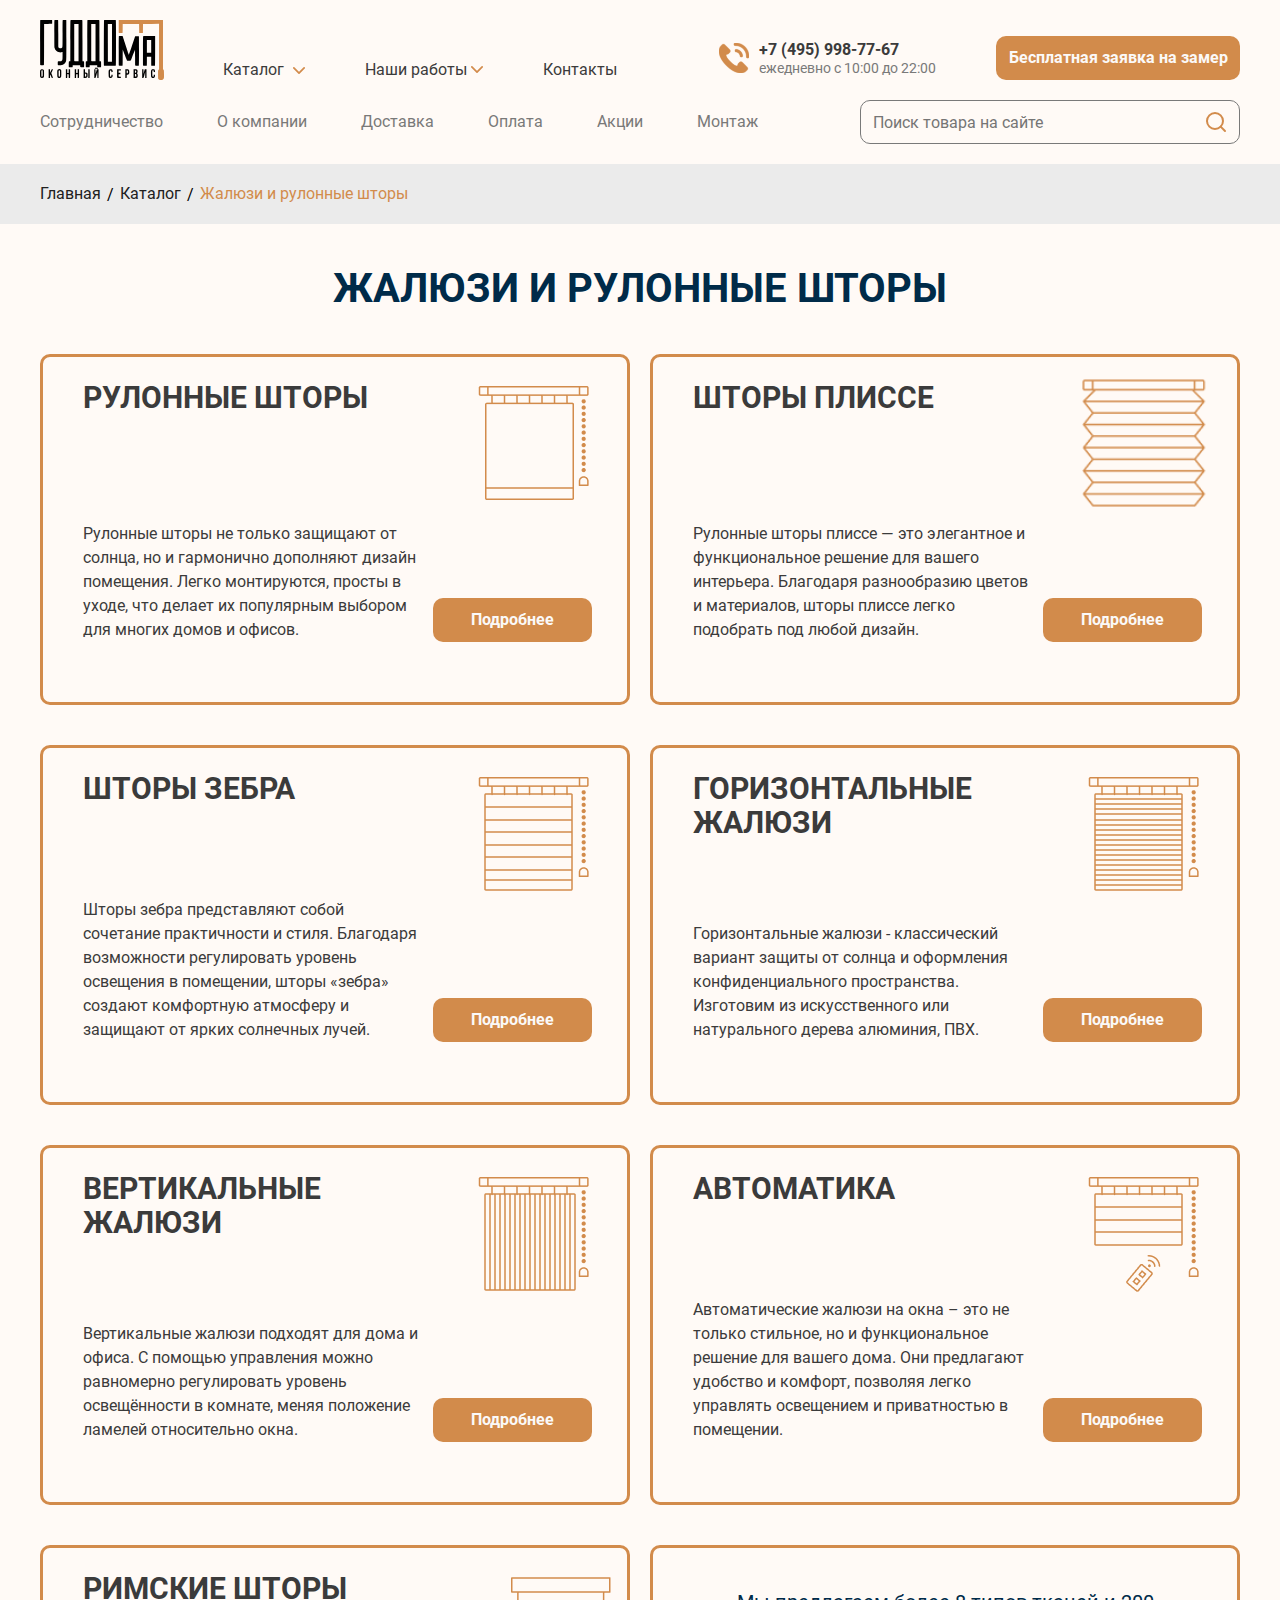
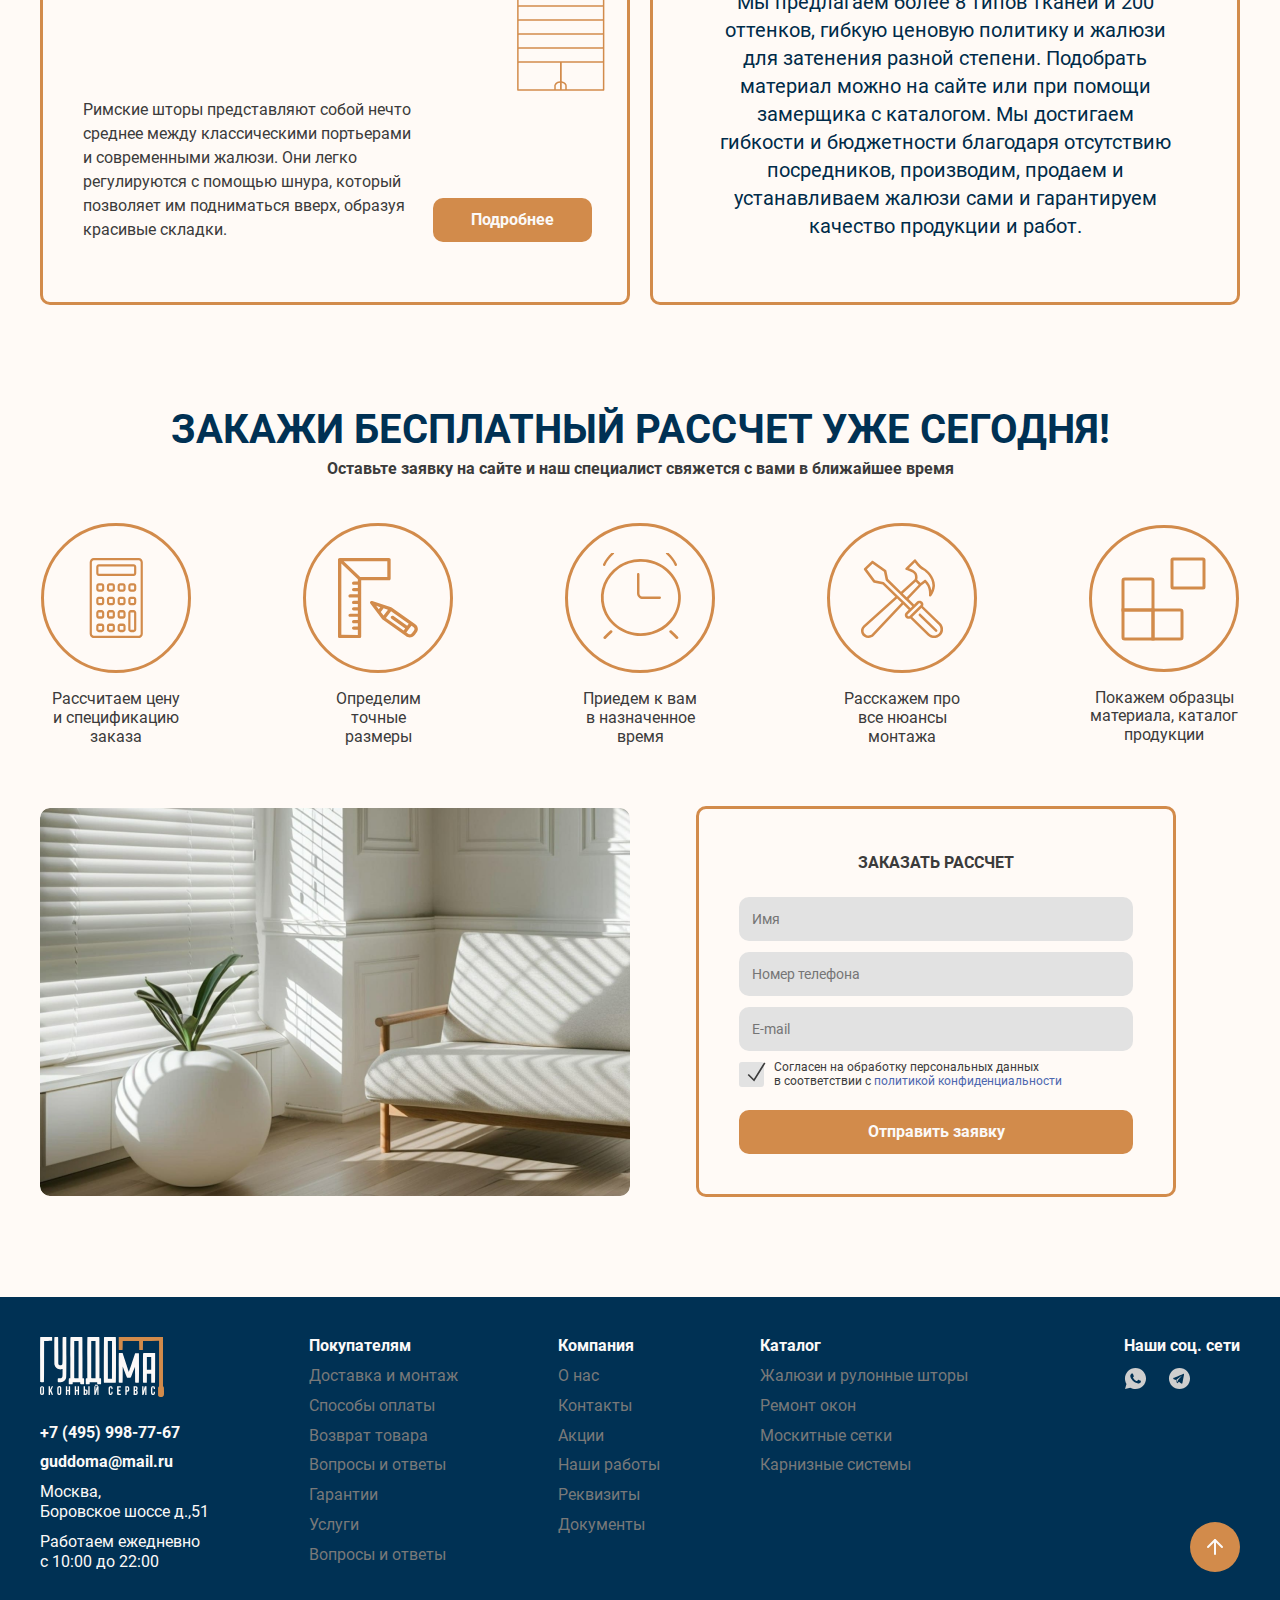
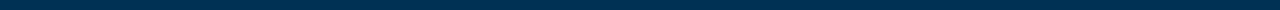
<file: catalogJalousie.html>
<!doctype html>
<html lang="en">
<head>
    <meta charset="UTF-8">
    <meta name="viewport"
          content="width=device-width, user-scalable=no, initial-scale=1.0, maximum-scale=1.0, minimum-scale=1.0">
    <meta http-equiv="X-UA-Compatible" content="ie=edge">
    <title>Catalog Jalousie</title>
    <link rel="stylesheet" href="style.css">
</head>
<body>
<div class="wrapper">
    <header>
        <div class="container">
            <div class="header-body">
                <div class="header-top G-align-end">
                    <a class="header-logo G-flex" href="index.html">
                        <img src="assets/images/logo.svg" alt="">
                    </a>

                    <nav class="header-top-menu menu ">
                        <ul class="top-menu-list G-align-center">
                            <li class="top-menu-item ">
                                <a class="top-menu-link G-align-center" href="catalog.html">
                                    <span>Каталог</span>
                                    <i class="icon icon-arrow-down"></i>
                                </a>

                                <ul class="catalog-sub-list menu-sub-list G-flex-column">
                                    <li class="catalog-sub-item ">
                                        <a class="catalog-sub-link main-menu-link " href="catalog.html">Catalog </a>
                                    </li>

                                    <li class="catalog-sub-item">
                                        <a class="catalog-sub-link main-menu-link " href="catalogJalousie.html">Catalog Jalousie</a>
                                    </li>


                                    <li class="catalog-sub-item">
                                        <a class="catalog-sub-link main-menu-link" href="catalogRepair.html">Catalog Repair</a>
                                    </li>
                                    <li class="catalog-sub-item">
                                        <a class="catalog-sub-link main-menu-link " href="automation.html">Catalog Mosquito Nets</a>
                                    </li>

                                    <li class="catalog-sub-item">
                                        <a class="catalog-sub-link main-menu-link " href="catalogCornices.html">Catalog Cornices</a>
                                    </li>
                                </ul>
                            </li>

                            <li class="top-menu-item ">
                                <a class="top-menu-link menu-link" href="">
                                    <span>Наши работы</span>
                                    <i class="icon icon-arrow-down"></i>
                                </a>

                                <ul class="catalog-sub-list menu-sub-list G-flex-column">
                                    <li class="catalog-sub-item ">
                                        <a class="catalog-sub-link main-menu-link " href="rollerBlinds.html">Roller Blinds </a>
                                    </li>

                                    <li class="catalog-sub-item">
                                        <a class="catalog-sub-link main-menu-link " href="zebraCurtains.html">Zebra Curtains</a>
                                    </li>


                                    <li class="catalog-sub-item">
                                        <a class="catalog-sub-link main-menu-link" href="horizontalBlinds.html">Horizontal Blinds</a>
                                    </li>
                                    <li class="catalog-sub-item">
                                        <a class="catalog-sub-link main-menu-link" href="verticalBlinds.html">Vertical Blinds</a>
                                    </li>

                                    <li class="catalog-sub-item">
                                        <a class="catalog-sub-link main-menu-link" href="pleatedBlinds.html">Pleated Blinds</a>
                                    </li>
                                    <li class="catalog-sub-item">
                                        <a class="catalog-sub-link main-menu-link" href="romanBlinds.html">Roman  Blinds</a>
                                    </li>
                                    <li class="catalog-sub-item">
                                        <a class="catalog-sub-link main-menu-link" href="automation.html">Automation</a>
                                    </li>
                                    <li class="catalog-sub-item ">
                                        <a class="catalog-sub-link main-menu-link " href="card.html">Card </a>
                                    </li>
                                </ul>

                            </li>
                            <li class="top-menu-item ">
                                <a class="top-menu-link menu-link" href="">
                                    <span>Контакты</span>
                                </a>
                            </li>

                            <li class="mobile-menu-item top-menu-item">
                                <a class="top-menu-link" href="">Сотрудничество</a>
                            </li>
                            <li class="mobile-menu-item top-menu-item">
                                <a class="top-menu-link" href="">О компании</a>
                            </li>
                            <li class="mobile-menu-item top-menu-item">
                                <a class="top-menu-link" href="">Доставка</a>
                            </li>
                            <li class="mobile-menu-item top-menu-item">
                                <a class="top-menu-link" href="">Оплата</a>
                            </li>
                            <li class="mobile-menu-item top-menu-item">
                                <a class="top-menu-link" href="">Акции</a>
                            </li>
                            <li class="mobile-menu-item top-menu-item">
                                <a class="top-menu-link" href="">Монтаж</a>
                            </li>

                        </ul>
                        <div class="header-mobile-actions G-flex-column">
                            <div class="header-contact G-align-center">
                                <i class="icon icon-contact"></i>
                                <div class="header-contact-phone">
                                    <a class="contact-phone-link" href="tel:+7(495)998-77-67">+7 (495) 998-77-67</a>
                                    <p class="contact-data">ежедневно с 10:00 до 22:00</p>
                                </div>
                            </div>
                            <div class="header-btn">
                                <button class="btn-gold">Бесплатная заявка на замер</button>
                            </div>
                        </div>

                    </nav>
                    <div class="header-actions G-flex">
                        <div class="header-contact G-align-center">
                            <i class="icon icon-contact"></i>
                            <div class="header-contact-phone">
                                <a class="contact-phone-link" href="tel:+7(495)998-77-67">+7 (495) 998-77-67</a>
                                <p class="contact-data">ежедневно с 10:00 до 22:00</p>
                            </div>
                        </div>

                        <div class="header-btn">
                            <button class="btn-gold">Бесплатная заявка на замер</button>
                        </div>
                    </div>

                    <div class="mobile-search">
                        <div class="mobile-search-block">
                            <label class=" header-search-label">
                                <input placeholder="Поиск товара на сайте" type="text">
                            </label>
                        </div>

                        <i class="icon icon-mobile-search"></i>

                    </div>
                    <div class="burger">
                        <span></span>
                    </div>

                </div>
                <div class="header-main G-align-center">
                    <nav class="header-main-menu">
                        <ul class="main-menu-list G-flex">
                            <li class="main-menu-item">
                                <a class="main-menu-link" href="">Сотрудничество</a>
                            </li>
                            <li class="main-menu-item">
                                <a class="main-menu-link" href="">О компании</a>
                            </li>
                            <li class="main-menu-item">
                                <a class="main-menu-link" href="">Доставка</a>
                            </li>
                            <li class="main-menu-item">
                                <a class="main-menu-link" href="">Оплата</a>
                            </li>
                            <li class="main-menu-item">
                                <a class="main-menu-link" href="">Акции</a>
                            </li>
                            <li class="main-menu-item">
                                <a class="main-menu-link" href="">Монтаж</a>
                            </li>
                        </ul>
                    </nav>

                    <div class="header-search">
                        <label class="header-search-label">
                            <input placeholder="Поиск товара на сайте" type="text">
                            <i class="icon icon-search"></i>
                        </label>
                    </div>
                </div>
            </div>
        </div>
    </header>
    <main>
        <section class="back-links-section G-align-center">
            <div class="container">
                <ul class="back-link-list G-align-center">
                    <li>
                        <a class="prev-link back-link" href="index.html">Главная</a>
                    </li>
                    <li class="link-indent">
                        /
                    </li>
                    <li>
                        <a class="prev-link back-link" href="catalog.html">Каталог</a>
                    </li>
                    <li class="link-indent">
                        /
                    </li>
                    <li>
                        <a class="next-link back-link" href="catalogJalousie.html">Жалюзи и рулонные шторы</a>
                    </li>
                </ul>
            </div>
        </section>

        <section class="catalog-section">
            <div class="container">
                <h2 class="catalog-title">
                    ЖАЛЮЗИ И РУЛОННЫЕ ШТОРЫ
                </h2>
                <div class="catalog-list G-flex">
                    <div class="catalog-item">
                        <div class="catalog-item-header G-justify-between">
                            <a href="" class="catalog-item-title">
                                РУЛОННЫЕ ШТОРЫ
                            </a>
                            <div class="catalog-item-img G-flex">
                                <img src="assets/images/window5.png" alt="">
                            </div>
                        </div>
                        <div class="catalog-item-descr G-align-end">
                            <p class="catalog-item-text">
                                Рулонные шторы не только защищают
                                от солнца, но и гармонично дополняют дизайн помещения. Легко монтируются, просты в
                                уходе, что делает их популярным выбором для многих домов и офисов.
                            </p>
                            <button class="catalog-btn">Подробнее</button>
                        </div>
                    </div>

                    <div class="catalog-item">
                        <div class="catalog-item-header G-justify-between">
                            <a href="" class="catalog-item-title">ШТОРЫ ПЛИССЕ</a>
                            <div class="catalog-item-img G-flex">
                                <img src="assets/images/window6.png" alt="">
                            </div>
                        </div>
                        <div class="catalog-item-descr G-align-end">
                            <p class="catalog-item-text">
                                Рулонные шторы плиссе — это элегантное и функциональное решение для вашего интерьера.
                                Благодаря разнообразию цветов и материалов, шторы плиссе легко подобрать под любой
                                дизайн.
                            </p>
                            <button class="catalog-btn">Подробнее</button>
                        </div>
                    </div>

                    <div class="catalog-item">
                        <div class="catalog-item-header G-justify-between">
                            <a href="" class="catalog-item-title">ШТОРЫ ЗЕБРА</a>
                            <div class="catalog-item-img G-flex">
                                <img src="assets/images/window7.png" alt="">
                            </div>
                        </div>
                        <div class="catalog-item-descr G-align-end">
                            <p class="catalog-item-text">
                                Шторы зебра представляют собой сочетание практичности и стиля. Благодаря возможности
                                регулировать уровень освещения в помещении, шторы «зебра» создают комфортную атмосферу и
                                защищают от ярких солнечных лучей.
                            </p>
                            <button class="catalog-btn">Подробнее</button>
                        </div>
                    </div>


                    <div class="catalog-item">
                        <div class="catalog-item-header G-justify-between">
                            <a href="" class="catalog-item-title">
                                ГОРИЗОНТАЛЬНЫЕ ЖАЛЮЗИ
                            </a>
                            <div class="catalog-item-img G-flex">
                                <img src="assets/images/window8.png" alt="">
                            </div>
                        </div>
                        <div class="catalog-item-descr G-align-end">
                            <p class="catalog-item-text">
                                Горизонтальные жалюзи - классический вариант защиты от солнца и оформления
                                конфиденциального пространства.
                                Изготовим из искусственного или натурального дерева алюминия, ПВХ.
                            </p>
                            <button class="catalog-btn">Подробнее</button>
                        </div>
                    </div>


                    <div class="catalog-item">
                        <div class="catalog-item-header G-justify-between">
                            <a href="" class="catalog-item-title">
                                вертикАЛЬНЫЕ ЖАЛЮЗИ
                            </a>
                            <div class="catalog-item-img G-flex">
                                <img src="assets/images/window9.png" alt="">
                            </div>
                        </div>
                        <div class="catalog-item-descr G-align-end">
                            <p class="catalog-item-text">
                                Вертикальные жалюзи подходят для дома
                                и офиса. С помощью управления можно равномерно регулировать уровень освещённости в
                                комнате, меняя положение ламелей относительно окна.
                            </p>
                            <button class="catalog-btn">Подробнее</button>
                        </div>
                    </div>

                    <div class="catalog-item">
                        <div class="catalog-item-header G-justify-between">
                            <a href="" class="catalog-item-title">
                                АВТОМАТИКА
                            </a>
                            <div class="catalog-item-img G-flex">
                                <img src="assets/images/window10.png" alt="">
                            </div>
                        </div>
                        <div class="catalog-item-descr G-align-end">
                            <p class="catalog-item-text">
                                Автоматические жалюзи на окна – это не только стильное, но и функциональное решение для
                                вашего дома. Они предлагают удобство и комфорт, позволяя легко управлять освещением и
                                приватностью
                                в помещении.
                            </p>
                            <button class="catalog-btn">Подробнее</button>
                        </div>
                    </div>


                    <div class="catalog-item">
                        <div class="catalog-item-header G-justify-between">
                            <a href="" class="catalog-item-title">
                                Римские ШТОРЫ
                            </a>
                            <div class="catalog-item-small-img G-flex">
                                <img src="assets/images/window11.png" alt="">
                            </div>
                        </div>
                        <div class="catalog-item-descr G-align-end">
                            <p class="catalog-item-text">
                                Римские шторы представляют собой нечто среднее между классическими портьерами и
                                современными жалюзи. Они легко регулируются с помощью шнура, который позволяет им
                                подниматься вверх, образуя красивые складки.
                            </p>
                            <button class="catalog-btn">Подробнее</button>
                        </div>
                    </div>


                    <div class="catalog-item-texts">
                        <p>
                            Мы предлагаем более 8 типов тканей и 200 оттенков, гибкую ценовую политику и жалюзи для затенения разной степени. Подобрать материал можно на сайте или при помощи замерщика с каталогом.
                            Мы достигаем гибкости и бюджетности благодаря отсутствию посредников, производим, продаем
                            и устанавливаем жалюзи сами и гарантируем качество продукции и работ.
                        </p>
                    </div>

                </div>
            </div>
        </section>


        <section class="order-section section">
            <div class="container">
                <div class="order-body ">
                    <h2 class="block-title">закажи бесплатный рассчет уже сегодня!</h2>
                    <p class="order-clue">Оставьте заявку на сайте и наш специалист свяжется с вами в ближайшее
                        время</p>

                    <div class="order-service-list  G-align-center">
                        <div class="services-item">
                            <div class="services-item-img G-flex">
                                <img src="assets/images/services6.svg" alt="">
                            </div>
                            <p class="order-service-text">
                                Рассчитаем цену
                                <span class="desktop-text-wrap">и спецификацию</span>
                                заказа
                            </p>
                        </div>
                        <div class="services-item">
                            <div class="services-item-img G-flex">
                                <img src="assets/images/services7.svg" alt="">
                            </div>
                            <p class="order-service-text">
                                Определим <span class="desktop-text-wrap">точные</span> размеры
                            </p>
                        </div>
                        <div class="services-item">
                            <div class="services-item-img G-flex">
                                <img src="assets/images/services8.svg" alt="">
                            </div>
                            <p class="order-service-text">
                                Приедем к вам
                                <span class="desktop-text-wrap">в назначенное</span> время
                            </p>
                        </div>
                        <div class="services-item">
                            <div class="services-item-img G-flex">
                                <img src="assets/images/services9.svg" alt="">
                            </div>
                            <p class="order-service-text">
                                Расскажем про <span class="desktop-text-wrap">все нюансы</span> монтажа
                            </p>
                        </div>
                        <div class="services-item">
                            <div class="services-item-img G-flex">
                                <img src="assets/images/services10.svg" alt="">
                            </div>
                            <p class="order-service-text">
                                Покажем образцы
                                <span class="desktop-text-wrap"> материала, каталог </span>
                                продукции
                            </p>
                        </div>

                    </div>

                    <div class="order-main-cnt block-cnt G-align-center">
                        <div class="order-picture">
                            <img src="assets/images/order.png" alt="">
                        </div>
                        <form class="order-form">
                            <h3 class="order-form-title">Заказать рассчет</h3>
                            <div class="order-form-inputs G-flex-column">
                                <label class="order-form-label">
                                    <input type="text" placeholder="Имя">
                                </label>
                                <label class="order-form-label">
                                    <input type="text" placeholder="Номер телефона">
                                </label>
                                <label class="order-form-label">
                                    <input type="text" placeholder="E-mail">
                                </label>
                            </div>
                            <div class="order-agree-block active G-align-center">
                                <div class="order-agree-icon">
                                    <i class="icon icon-check"></i>
                                </div>
                                <p class="order-agree-text">
                                    Согласен на обработку персональных данных
                                    <span class="desktop-text-wrap">в соответствии с <a class="order-confidentiality"
                                                                                        href="">политикой конфиденциальности</a></span>
                                </p>
                            </div>
                            <div class="order-submit G-center">
                                <button>Отправить заявку</button>
                            </div>
                        </form>
                    </div>

                </div>
            </div>
        </section>


    </main>

    <footer class="section">
        <div class="container">
            <div class="footer-body G-align-start">

                <div class="footer-menu-columns G-align-start">
                    <div class="footer-column">
                        <a class="footer-logo" href="">
                            <img src="assets/images/footerLogo.svg" alt="">
                        </a>
                        <div class="footer-contact G-flex-column">
                            <a class="contact-tools" href="tel:+7(495)998-77-67">+7 (495) 998-77-67</a>
                            <a class="contact-tools" href="mailto:guddoma@mail.ru">guddoma@mail.ru</a>
                            <div class="footer-location">
                                Москва,
                                <span class="text-wrap">Боровское шоссе д.,51</span>
                            </div>
                            <div class="footer-location">
                                Работаем ежедневно
                                <span class="text-wrap">с 10:00 до 22:00</span>
                            </div>
                        </div>
                    </div>

                    <div class="footer-column">
                        <ul class="footer-menu-list G-flex-column">
                            <li class="footer-column-title">Покупателям</li>
                            <li>
                                <a href="">Доставка и монтаж</a>
                            </li>
                            <li>
                                <a href="">Способы оплаты</a>
                            </li>
                            <li>
                                <a href="">Возврат товара</a>
                            </li>
                            <li>
                                <a href="">Вопросы и ответы</a>
                            </li>
                            <li>
                                <a href="">Гарантии</a>
                            </li>
                            <li>
                                <a href="">Услуги</a>
                            </li>
                            <li>
                                <a href="">Вопросы и ответы</a>
                            </li>
                        </ul>
                    </div>

                    <div class="footer-column">
                        <ul class="footer-menu-list G-flex-column">
                            <li class="footer-column-title">Компания</li>
                            <li>
                                <a href="">О нас</a>
                            </li>
                            <li>
                                <a href="">Контакты</a>
                            </li>
                            <li>
                                <a href="">Акции</a>
                            </li>
                            <li>
                                <a href="">Наши работы</a>
                            </li>
                            <li>
                                <a href="">Реквизиты</a>
                            </li>
                            <li>
                                <a href="">Документы</a>
                            </li>

                        </ul>
                    </div>

                    <div class="footer-column">
                        <ul class="footer-menu-list G-flex-column">
                            <li class="footer-column-title">Каталог</li>
                            <li>
                                <a href="">Жалюзи и рулонные шторы</a>
                            </li>
                            <li>
                                <a href="">Ремонт окон</a>
                            </li>
                            <li>
                                <a href="">Москитные сетки</a>
                            </li>
                            <li>
                                <a href="">Карнизные системы</a>
                            </li>

                        </ul>
                    </div>
                </div>
                <div class="footer-social-column G-flex-column">
                    <h2 class="our-social-title">Наши соц. сети</h2>
                    <div class="our-social-icons G-align-center">
                        <a target="_blank" class="our-social-icon" href="https://wa.me/1XXXXXXXXXX">
                            <img src="assets/images/wh.svg" alt="">
                        </a>
                        <a target="_blank" class="our-social-icon" href="https://t.me/+1XXXXXXX">
                            <img src="assets/images/telegram.svg" alt="">
                        </a>
                    </div>

                    <div class="footer-up">
                        <img src="assets/images/up.svg" alt="">
                    </div>

                </div>


            </div>
        </div>
    </footer>
</div>
<script src="assets/js/index.js"></script>
</body>
</html>
</file>
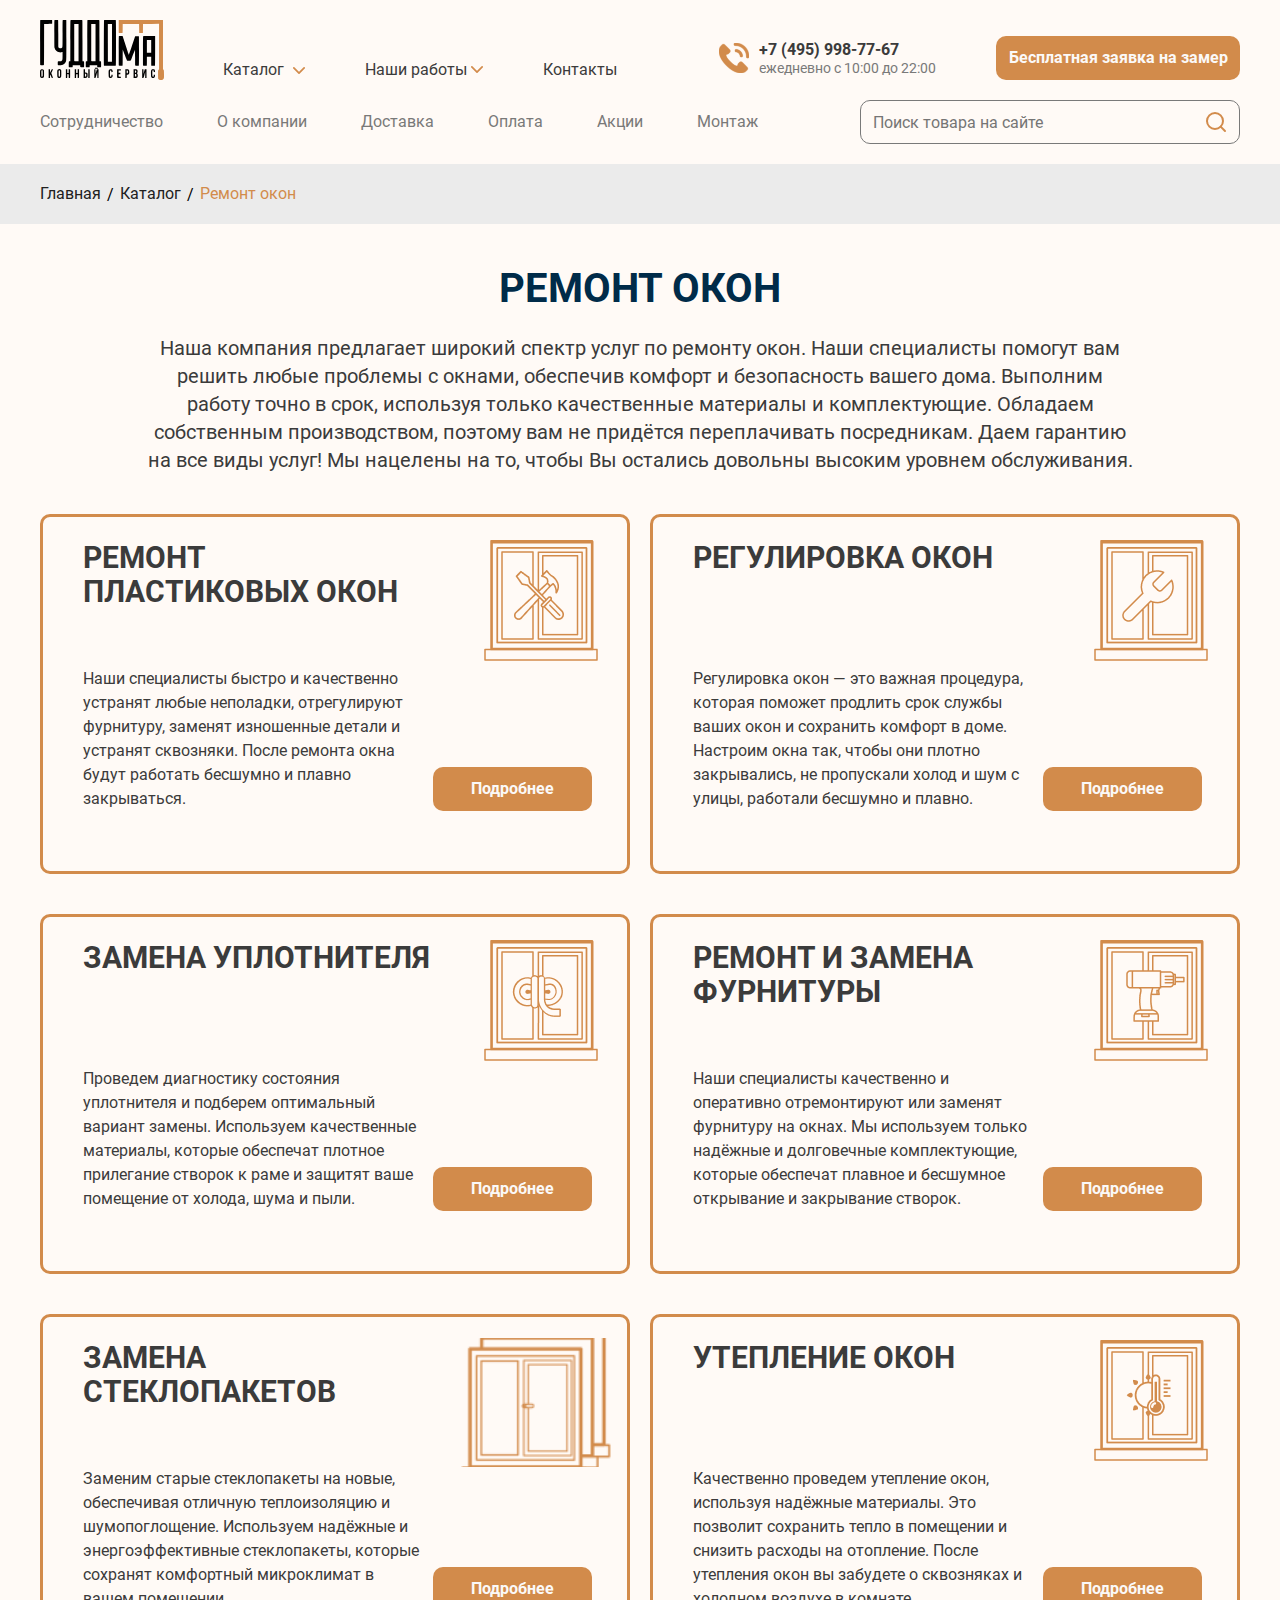
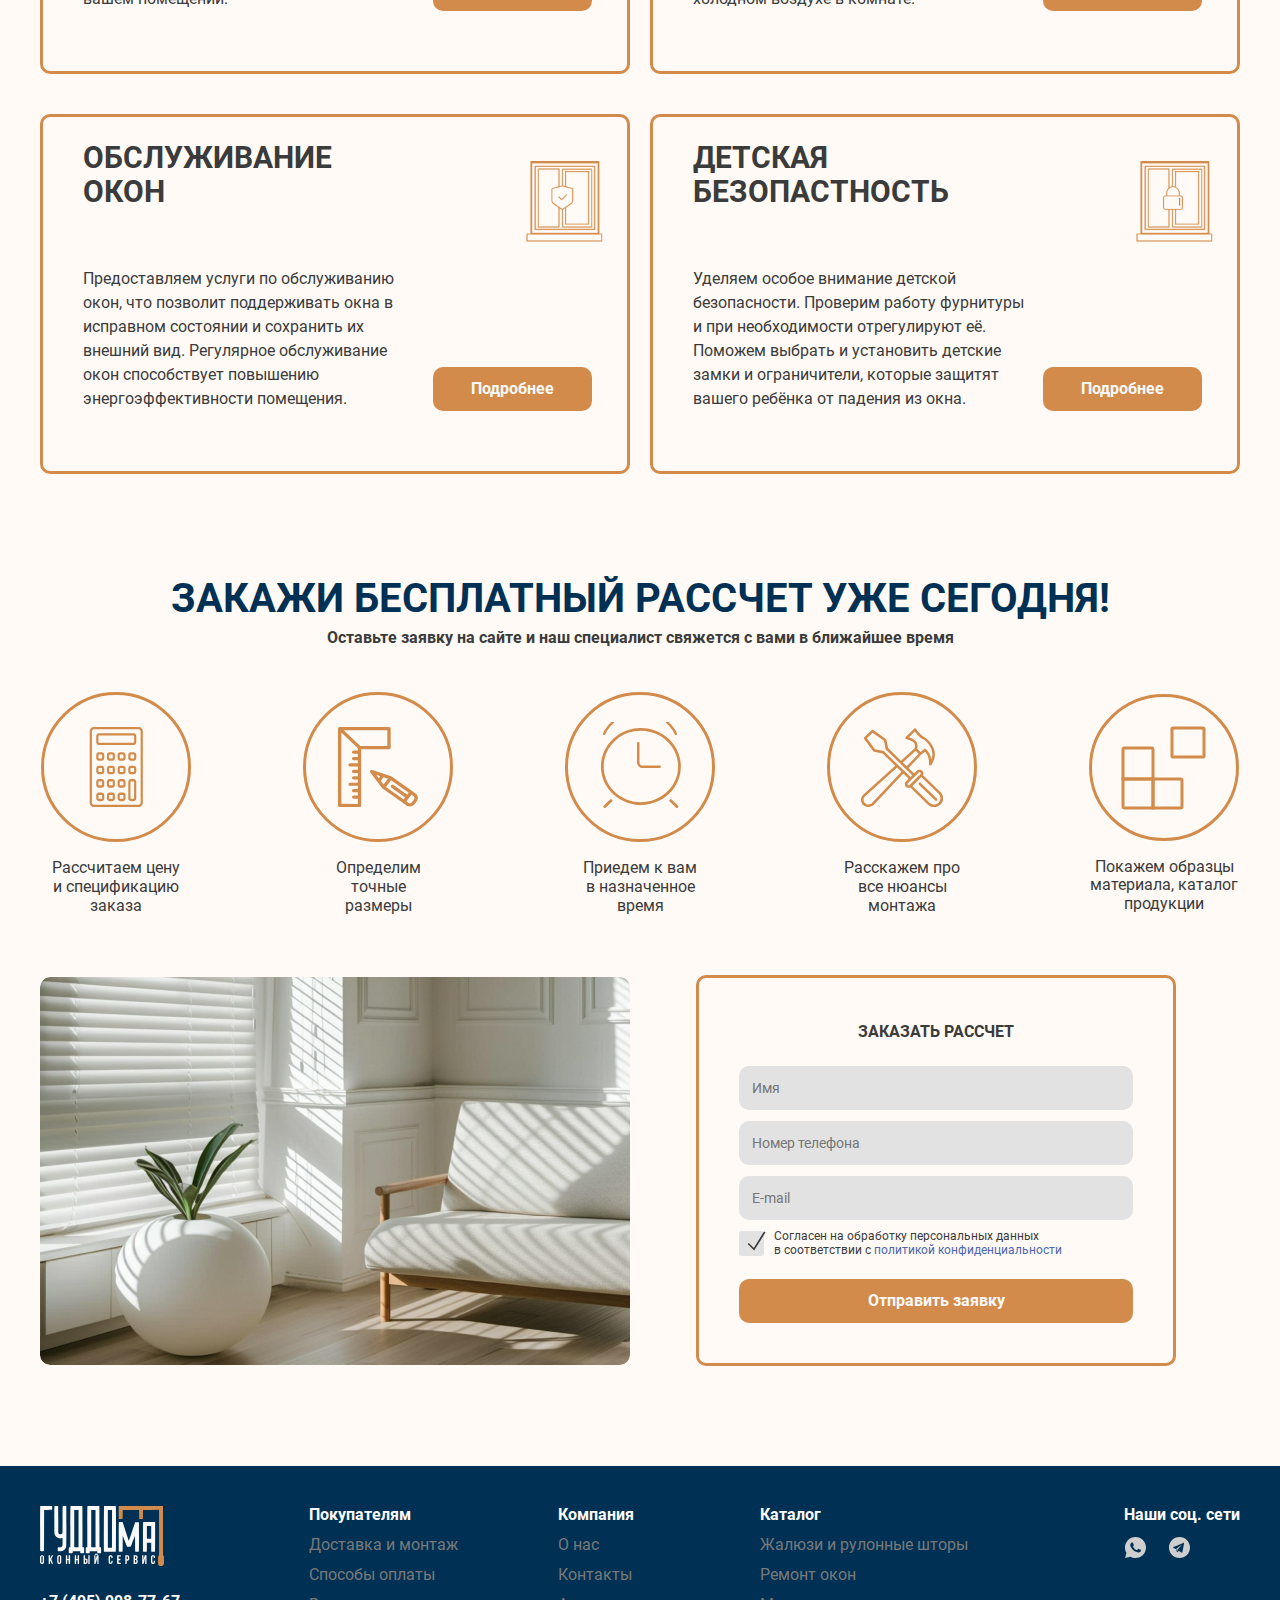
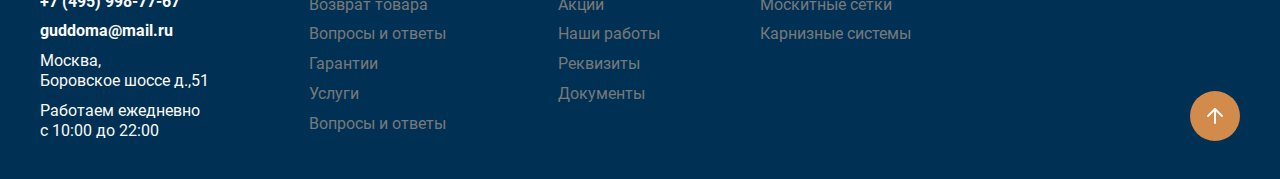
<file: catalogRepair.html>
<!doctype html>
<html lang="en">
<head>
    <meta charset="UTF-8">
    <meta name="viewport"
          content="width=device-width, user-scalable=no, initial-scale=1.0, maximum-scale=1.0, minimum-scale=1.0">
    <meta http-equiv="X-UA-Compatible" content="ie=edge">
    <title>Catalog Repair</title>
    <link rel="stylesheet" href="style.css">
</head>
<body>
<div class="wrapper">
    <header>
        <div class="container">
            <div class="header-body">
                <div class="header-top G-align-end">
                    <a class="header-logo G-flex" href="index.html">
                        <img src="assets/images/logo.svg" alt="">
                    </a>

                    <nav class="header-top-menu menu ">
                        <ul class="top-menu-list G-align-center">
                            <li class="top-menu-item ">
                                <a class="top-menu-link G-align-center" href="catalog.html">
                                    <span>Каталог</span>
                                    <i class="icon icon-arrow-down"></i>
                                </a>

                                <ul class="catalog-sub-list menu-sub-list G-flex-column">
                                    <li class="catalog-sub-item ">
                                        <a class="catalog-sub-link main-menu-link " href="catalog.html">Catalog </a>
                                    </li>

                                    <li class="catalog-sub-item">
                                        <a class="catalog-sub-link main-menu-link " href="catalogJalousie.html">Catalog Jalousie</a>
                                    </li>


                                    <li class="catalog-sub-item">
                                        <a class="catalog-sub-link main-menu-link" href="catalogRepair.html">Catalog Repair</a>
                                    </li>
                                    <li class="catalog-sub-item">
                                        <a class="catalog-sub-link main-menu-link " href="automation.html">Catalog Mosquito Nets</a>
                                    </li>

                                    <li class="catalog-sub-item">
                                        <a class="catalog-sub-link main-menu-link " href="catalogCornices.html">Catalog Cornices</a>
                                    </li>
                                </ul>
                            </li>

                            <li class="top-menu-item ">
                                <a class="top-menu-link menu-link" href="">
                                    <span>Наши работы</span>
                                    <i class="icon icon-arrow-down"></i>
                                </a>

                                <ul class="catalog-sub-list menu-sub-list G-flex-column">
                                    <li class="catalog-sub-item ">
                                        <a class="catalog-sub-link main-menu-link " href="rollerBlinds.html">Roller Blinds </a>
                                    </li>

                                    <li class="catalog-sub-item">
                                        <a class="catalog-sub-link main-menu-link " href="zebraCurtains.html">Zebra Curtains</a>
                                    </li>


                                    <li class="catalog-sub-item">
                                        <a class="catalog-sub-link main-menu-link" href="horizontalBlinds.html">Horizontal Blinds</a>
                                    </li>
                                    <li class="catalog-sub-item">
                                        <a class="catalog-sub-link main-menu-link" href="verticalBlinds.html">Vertical Blinds</a>
                                    </li>

                                    <li class="catalog-sub-item">
                                        <a class="catalog-sub-link main-menu-link" href="pleatedBlinds.html">Pleated Blinds</a>
                                    </li>
                                    <li class="catalog-sub-item">
                                        <a class="catalog-sub-link main-menu-link" href="romanBlinds.html">Roman  Blinds</a>
                                    </li>
                                    <li class="catalog-sub-item">
                                        <a class="catalog-sub-link main-menu-link" href="automation.html">Automation</a>
                                    </li>
                                    <li class="catalog-sub-item ">
                                        <a class="catalog-sub-link main-menu-link " href="card.html">Card </a>
                                    </li>
                                </ul>

                            </li>
                            <li class="top-menu-item ">
                                <a class="top-menu-link menu-link" href="">
                                    <span>Контакты</span>
                                </a>
                            </li>

                            <li class="mobile-menu-item top-menu-item">
                                <a class="top-menu-link" href="">Сотрудничество</a>
                            </li>
                            <li class="mobile-menu-item top-menu-item">
                                <a class="top-menu-link" href="">О компании</a>
                            </li>
                            <li class="mobile-menu-item top-menu-item">
                                <a class="top-menu-link" href="">Доставка</a>
                            </li>
                            <li class="mobile-menu-item top-menu-item">
                                <a class="top-menu-link" href="">Оплата</a>
                            </li>
                            <li class="mobile-menu-item top-menu-item">
                                <a class="top-menu-link" href="">Акции</a>
                            </li>
                            <li class="mobile-menu-item top-menu-item">
                                <a class="top-menu-link" href="">Монтаж</a>
                            </li>

                        </ul>
                        <div class="header-mobile-actions G-flex-column">
                            <div class="header-contact G-align-center">
                                <i class="icon icon-contact"></i>
                                <div class="header-contact-phone">
                                    <a class="contact-phone-link" href="tel:+7(495)998-77-67">+7 (495) 998-77-67</a>
                                    <p class="contact-data">ежедневно с 10:00 до 22:00</p>
                                </div>
                            </div>
                            <div class="header-btn">
                                <button class="btn-gold">Бесплатная заявка на замер</button>
                            </div>
                        </div>

                    </nav>
                    <div class="header-actions G-flex">
                        <div class="header-contact G-align-center">
                            <i class="icon icon-contact"></i>
                            <div class="header-contact-phone">
                                <a class="contact-phone-link" href="tel:+7(495)998-77-67">+7 (495) 998-77-67</a>
                                <p class="contact-data">ежедневно с 10:00 до 22:00</p>
                            </div>
                        </div>

                        <div class="header-btn">
                            <button class="btn-gold">Бесплатная заявка на замер</button>
                        </div>
                    </div>

                    <div class="mobile-search">
                        <div class="mobile-search-block">
                            <label class=" header-search-label">
                                <input placeholder="Поиск товара на сайте" type="text">
                            </label>
                        </div>

                        <i class="icon icon-mobile-search"></i>

                    </div>
                    <div class="burger">
                        <span></span>
                    </div>

                </div>
                <div class="header-main G-align-center">
                    <nav class="header-main-menu">
                        <ul class="main-menu-list G-flex">
                            <li class="main-menu-item">
                                <a class="main-menu-link" href="">Сотрудничество</a>
                            </li>
                            <li class="main-menu-item">
                                <a class="main-menu-link" href="">О компании</a>
                            </li>
                            <li class="main-menu-item">
                                <a class="main-menu-link" href="">Доставка</a>
                            </li>
                            <li class="main-menu-item">
                                <a class="main-menu-link" href="">Оплата</a>
                            </li>
                            <li class="main-menu-item">
                                <a class="main-menu-link" href="">Акции</a>
                            </li>
                            <li class="main-menu-item">
                                <a class="main-menu-link" href="">Монтаж</a>
                            </li>
                        </ul>
                    </nav>

                    <div class="header-search">
                        <label class="header-search-label">
                            <input placeholder="Поиск товара на сайте" type="text">
                            <i class="icon icon-search"></i>
                        </label>
                    </div>
                </div>
            </div>
        </div>
    </header>

    <main>
        <section class="back-links-section G-align-center">
            <div class="container">
                <ul class="back-link-list G-align-center">
                    <li>
                        <a class="prev-link back-link" href="index.html">Главная</a>
                    </li>
                    <li class="link-indent">
                        /
                    </li>
                    <li>
                        <a class="prev-link back-link" href="catalog.html">Каталог</a>
                    </li>
                    <li class="link-indent">
                        /
                    </li>
                    <li>
                        <a class="next-link back-link" href="catalogJalousie.html">Ремонт окон</a>
                    </li>
                </ul>
            </div>
        </section>

        <section class="catalog-section">
            <div class="container">
                <h2 class="catalog-title">
                    Ремонт окон
                </h2>
                <p class="catalog-sub-title">
                    Наша компания предлагает широкий спектр услуг по ремонту окон.
                    Наши специалисты помогут вам решить любые проблемы с окнами, обеспечив комфорт и безопасность вашего
                    дома.
                    Выполним работу точно в срок, используя только качественные материалы и комплектующие. Обладаем
                    собственным производством, поэтому вам не придётся переплачивать посредникам. Даем гарантию на все
                    виды услуг! Мы нацелены на то, чтобы Вы остались довольны высоким уровнем обслуживания.
                </p>
                <div class="catalog-list G-flex">
                    <div class="catalog-item">
                        <div class="catalog-item-header G-justify-between">
                            <a href="" class="catalog-item-title">
                                РЕМОНТ <span class="desktop-text-wrap">ПЛАСТИКОВЫХ ОКОН</span>
                            </a>
                            <div class="catalog-item-img G-flex">
                                <img src="assets/images/window12.png" alt="">
                            </div>
                        </div>
                        <div class="catalog-item-descr G-align-end">
                            <p class="catalog-item-text">
                                Наши специалисты быстро и качественно устранят любые неполадки, отрегулируют фурнитуру,
                                заменят изношенные детали и устранят сквозняки. После ремонта окна будут работать
                                бесшумно и плавно закрываться.
                            </p>
                            <button class="catalog-btn">Подробнее</button>
                        </div>
                    </div>

                    <div class="catalog-item">
                        <div class="catalog-item-header G-justify-between">
                            <a href="" class="catalog-item-title">РЕГУЛИРОВКА ОКОН</a>
                            <div class="catalog-item-img G-flex">
                                <img src="assets/images/window13.png" alt="">
                            </div>
                        </div>
                        <div class="catalog-item-descr G-align-end">
                            <p class="catalog-item-text">
                                Регулировка окон — это важная процедура, которая поможет продлить срок службы ваших окон
                                и сохранить комфорт в доме. Настроим окна так, чтобы они плотно закрывались, не
                                пропускали холод и шум
                                с улицы, работали бесшумно и плавно.
                            </p>
                            <button class="catalog-btn">Подробнее</button>
                        </div>
                    </div>

                    <div class="catalog-item">
                        <div class="catalog-item-header G-justify-between">
                            <a href="" class="catalog-item-title">ЗАМЕНА УПЛОТНИТЕЛЯ</a>
                            <div class="catalog-item-img G-flex">
                                <img src="assets/images/window14.png" alt="">
                            </div>
                        </div>
                        <div class="catalog-item-descr G-align-end">
                            <p class="catalog-item-text">
                                Проведем диагностику состояния уплотнителя и подберем оптимальный вариант замены.
                                Используем качественные материалы, которые обеспечат плотное прилегание створок к раме и
                                защитят ваше помещение от холода, шума и пыли.
                            </p>
                            <button class="catalog-btn">Подробнее</button>
                        </div>
                    </div>


                    <div class="catalog-item">
                        <div class="catalog-item-header G-justify-between">
                            <a href="" class="catalog-item-title">
                                РЕМОНТ И ЗАМЕНА <span class="desktop-text-wrap">ФУРНИТУРЫ</span>
                            </a>
                            <div class="catalog-item-img G-flex">
                                <img src="assets/images/window15.png" alt="">
                            </div>
                        </div>
                        <div class="catalog-item-descr G-align-end">
                            <p class="catalog-item-text">
                                Наши специалисты качественно и оперативно отремонтируют или заменят фурнитуру на окнах.
                                Мы используем только надёжные
                                и долговечные комплектующие, которые обеспечат плавное и бесшумное
                                открывание и закрывание створок.
                            </p>
                            <button class="catalog-btn">Подробнее</button>
                        </div>
                    </div>


                    <div class="catalog-item">
                        <div class="catalog-item-header G-justify-between">
                            <a href="" class="catalog-item-title">
                                ЗАМЕНА <span class="desktop-text-wrap">СТЕКЛОПАКЕТОВ</span>

                            </a>
                            <div class="catalog-item-img G-flex">
                                <img src="assets/images/window16.png" alt="">
                            </div>
                        </div>
                        <div class="catalog-item-descr G-align-end">
                            <p class="catalog-item-text">
                                Заменим старые стеклопакеты на новые, обеспечивая отличную теплоизоляцию
                                и шумопоглощение. Используем надёжные и энергоэффективные стеклопакеты, которые сохранят
                                комфортный
                                микроклимат в вашем помещении.
                            </p>
                            <button class="catalog-btn">Подробнее</button>
                        </div>
                    </div>

                    <div class="catalog-item">
                        <div class="catalog-item-header G-justify-between">
                            <a href="" class="catalog-item-title">
                                УТЕПЛЕНИЕ ОКОН
                            </a>
                            <div class="catalog-item-img G-flex">
                                <img src="assets/images/window17.png" alt="">
                            </div>
                        </div>
                        <div class="catalog-item-descr G-align-end">
                            <p class="catalog-item-text">
                                Качественно проведем утепление окон, используя надёжные материалы. Это позволит
                                сохранить тепло в помещении
                                и снизить расходы на отопление. После утепления окон вы забудете о сквозняках
                                и холодном воздухе в комнате.
                            </p>
                            <button class="catalog-btn">Подробнее</button>
                        </div>
                    </div>


                    <div class="catalog-item">
                        <div class="catalog-item-header G-justify-between">
                            <a href="" class="catalog-item-title">
                                ОБСЛУЖИВАНИЕ <span class="desktop-text-wrap">ОКОН</span>

                            </a>
                            <div class="catalog-item-small-img G-flex">
                                <img src="assets/images/window18.png" alt="">
                            </div>
                        </div>
                        <div class="catalog-item-descr G-align-end">
                            <p class="catalog-item-text">
                                Предоставляем услуги по обслуживанию окон, что позволит поддерживать окна в исправном
                                состоянии и сохранить их внешний вид. Регулярное обслуживание окон способствует
                                повышению энергоэффективности помещения.
                            </p>
                            <button class="catalog-btn">Подробнее</button>
                        </div>
                    </div>

                    <div class="catalog-item">
                        <div class="catalog-item-header G-justify-between">
                            <a href="" class="catalog-item-title">
                                ДЕТСКАЯ <span class="desktop-text-wrap">БЕЗОПАСТНОСТЬ</span>


                            </a>
                            <div class="catalog-item-small-img G-flex">
                                <img src="assets/images/window19.png" alt="">
                            </div>
                        </div>
                        <div class="catalog-item-descr G-align-end">
                            <p class="catalog-item-text">
                                Уделяем особое внимание детской безопасности. Проверим работу фурнитуры и при
                                необходимости отрегулируют её. Поможем выбрать и установить детские замки и
                                ограничители, которые защитят вашего ребёнка от падения из окна.
                            </p>
                            <button class="catalog-btn">Подробнее</button>
                        </div>
                    </div>

                </div>
            </div>
        </section>


        <section class="order-section section">
            <div class="container">
                <div class="order-body ">
                    <h2 class="block-title">закажи бесплатный рассчет уже сегодня!</h2>
                    <p class="order-clue">Оставьте заявку на сайте и наш специалист свяжется с вами в ближайшее
                        время</p>

                    <div class="order-service-list  G-align-center">
                        <div class="services-item">
                            <div class="services-item-img G-flex">
                                <img src="assets/images/services6.svg" alt="">
                            </div>
                            <p class="order-service-text">
                                Рассчитаем цену
                                <span class="desktop-text-wrap">и спецификацию</span>
                                заказа
                            </p>
                        </div>
                        <div class="services-item">
                            <div class="services-item-img G-flex">
                                <img src="assets/images/services7.svg" alt="">
                            </div>
                            <p class="order-service-text">
                                Определим <span class="desktop-text-wrap">точные</span> размеры
                            </p>
                        </div>
                        <div class="services-item">
                            <div class="services-item-img G-flex">
                                <img src="assets/images/services8.svg" alt="">
                            </div>
                            <p class="order-service-text">
                                Приедем к вам
                                <span class="desktop-text-wrap">в назначенное</span> время
                            </p>
                        </div>
                        <div class="services-item">
                            <div class="services-item-img G-flex">
                                <img src="assets/images/services9.svg" alt="">
                            </div>
                            <p class="order-service-text">
                                Расскажем про <span class="desktop-text-wrap">все нюансы</span> монтажа
                            </p>
                        </div>
                        <div class="services-item">
                            <div class="services-item-img G-flex">
                                <img src="assets/images/services10.svg" alt="">
                            </div>
                            <p class="order-service-text">
                                Покажем образцы
                                <span class="desktop-text-wrap"> материала, каталог </span>
                                продукции
                            </p>
                        </div>

                    </div>

                    <div class="order-main-cnt block-cnt G-align-center">
                        <div class="order-picture">
                            <img src="assets/images/order.png" alt="">
                        </div>
                        <form class="order-form">
                            <h3 class="order-form-title">Заказать рассчет</h3>
                            <div class="order-form-inputs G-flex-column">
                                <label class="order-form-label">
                                    <input type="text" placeholder="Имя">
                                </label>
                                <label class="order-form-label">
                                    <input type="text" placeholder="Номер телефона">
                                </label>
                                <label class="order-form-label">
                                    <input type="text" placeholder="E-mail">
                                </label>
                            </div>
                            <div class="order-agree-block active G-align-center">
                                <div class="order-agree-icon">
                                    <i class="icon icon-check"></i>
                                </div>
                                <p class="order-agree-text">
                                    Согласен на обработку персональных данных
                                    <span class="desktop-text-wrap">в соответствии с <a class="order-confidentiality"
                                                                                        href="">политикой конфиденциальности</a></span>
                                </p>
                            </div>
                            <div class="order-submit G-center">
                                <button>Отправить заявку</button>
                            </div>
                        </form>
                    </div>

                </div>
            </div>
        </section>


    </main>

    <footer class="section">
        <div class="container">
            <div class="footer-body G-align-start">

                <div class="footer-menu-columns G-align-start">
                    <div class="footer-column">
                        <a class="footer-logo" href="">
                            <img src="assets/images/footerLogo.svg" alt="">
                        </a>
                        <div class="footer-contact G-flex-column">
                            <a class="contact-tools" href="tel:+7(495)998-77-67">+7 (495) 998-77-67</a>
                            <a class="contact-tools" href="mailto:guddoma@mail.ru">guddoma@mail.ru</a>
                            <div class="footer-location">
                                Москва,
                                <span class="text-wrap">Боровское шоссе д.,51</span>
                            </div>
                            <div class="footer-location">
                                Работаем ежедневно
                                <span class="text-wrap">с 10:00 до 22:00</span>
                            </div>
                        </div>
                    </div>

                    <div class="footer-column">
                        <ul class="footer-menu-list G-flex-column">
                            <li class="footer-column-title">Покупателям</li>
                            <li>
                                <a href="">Доставка и монтаж</a>
                            </li>
                            <li>
                                <a href="">Способы оплаты</a>
                            </li>
                            <li>
                                <a href="">Возврат товара</a>
                            </li>
                            <li>
                                <a href="">Вопросы и ответы</a>
                            </li>
                            <li>
                                <a href="">Гарантии</a>
                            </li>
                            <li>
                                <a href="">Услуги</a>
                            </li>
                            <li>
                                <a href="">Вопросы и ответы</a>
                            </li>
                        </ul>
                    </div>

                    <div class="footer-column">
                        <ul class="footer-menu-list G-flex-column">
                            <li class="footer-column-title">Компания</li>
                            <li>
                                <a href="">О нас</a>
                            </li>
                            <li>
                                <a href="">Контакты</a>
                            </li>
                            <li>
                                <a href="">Акции</a>
                            </li>
                            <li>
                                <a href="">Наши работы</a>
                            </li>
                            <li>
                                <a href="">Реквизиты</a>
                            </li>
                            <li>
                                <a href="">Документы</a>
                            </li>

                        </ul>
                    </div>

                    <div class="footer-column">
                        <ul class="footer-menu-list G-flex-column">
                            <li class="footer-column-title">Каталог</li>
                            <li>
                                <a href="">Жалюзи и рулонные шторы</a>
                            </li>
                            <li>
                                <a href="">Ремонт окон</a>
                            </li>
                            <li>
                                <a href="">Москитные сетки</a>
                            </li>
                            <li>
                                <a href="">Карнизные системы</a>
                            </li>

                        </ul>
                    </div>
                </div>
                <div class="footer-social-column G-flex-column">
                    <h2 class="our-social-title">Наши соц. сети</h2>
                    <div class="our-social-icons G-align-center">
                        <a target="_blank" class="our-social-icon" href="https://wa.me/1XXXXXXXXXX">
                            <img src="assets/images/wh.svg" alt="">
                        </a>
                        <a target="_blank" class="our-social-icon" href="https://t.me/+1XXXXXXX">
                            <img src="assets/images/telegram.svg" alt="">
                        </a>
                    </div>

                    <div class="footer-up">
                        <img src="assets/images/up.svg" alt="">
                    </div>

                </div>


            </div>
        </div>
    </footer>
</div>
<script src="assets/js/index.js"></script>
</body>
</html>
</file>
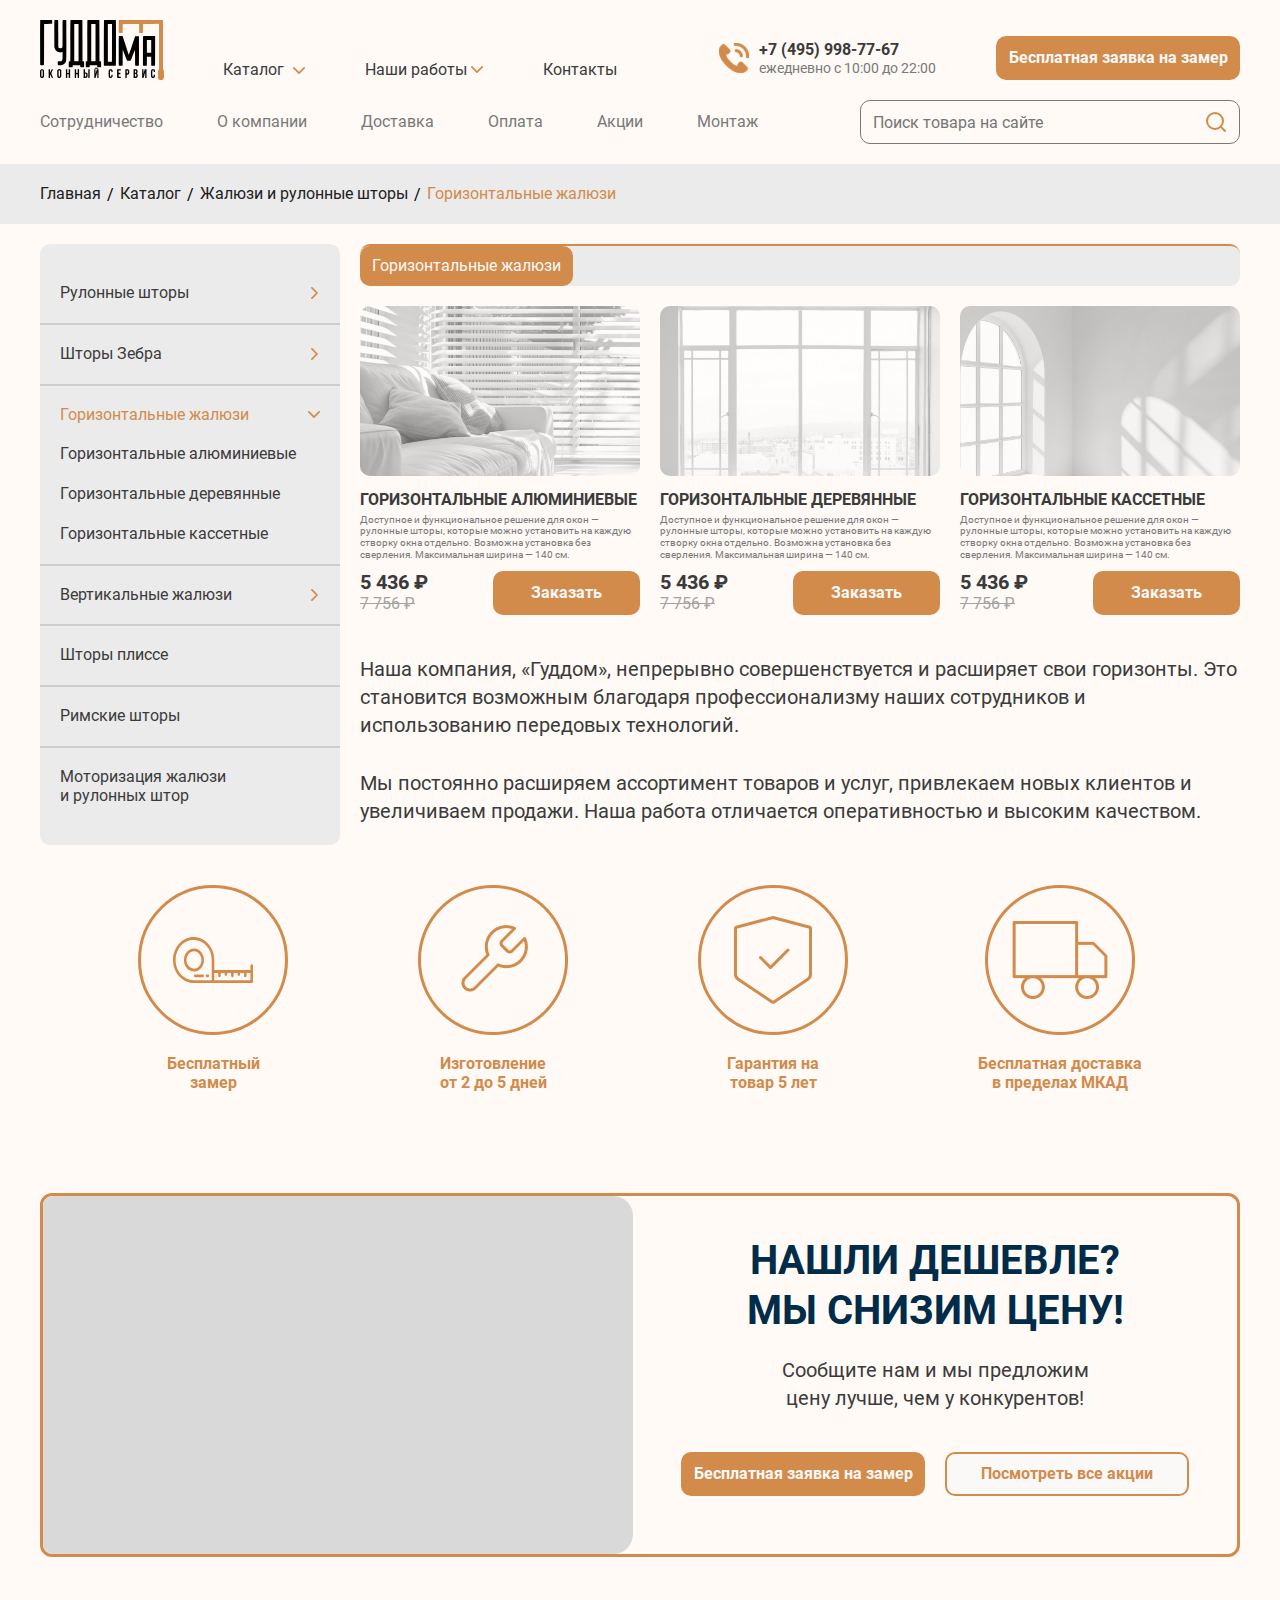
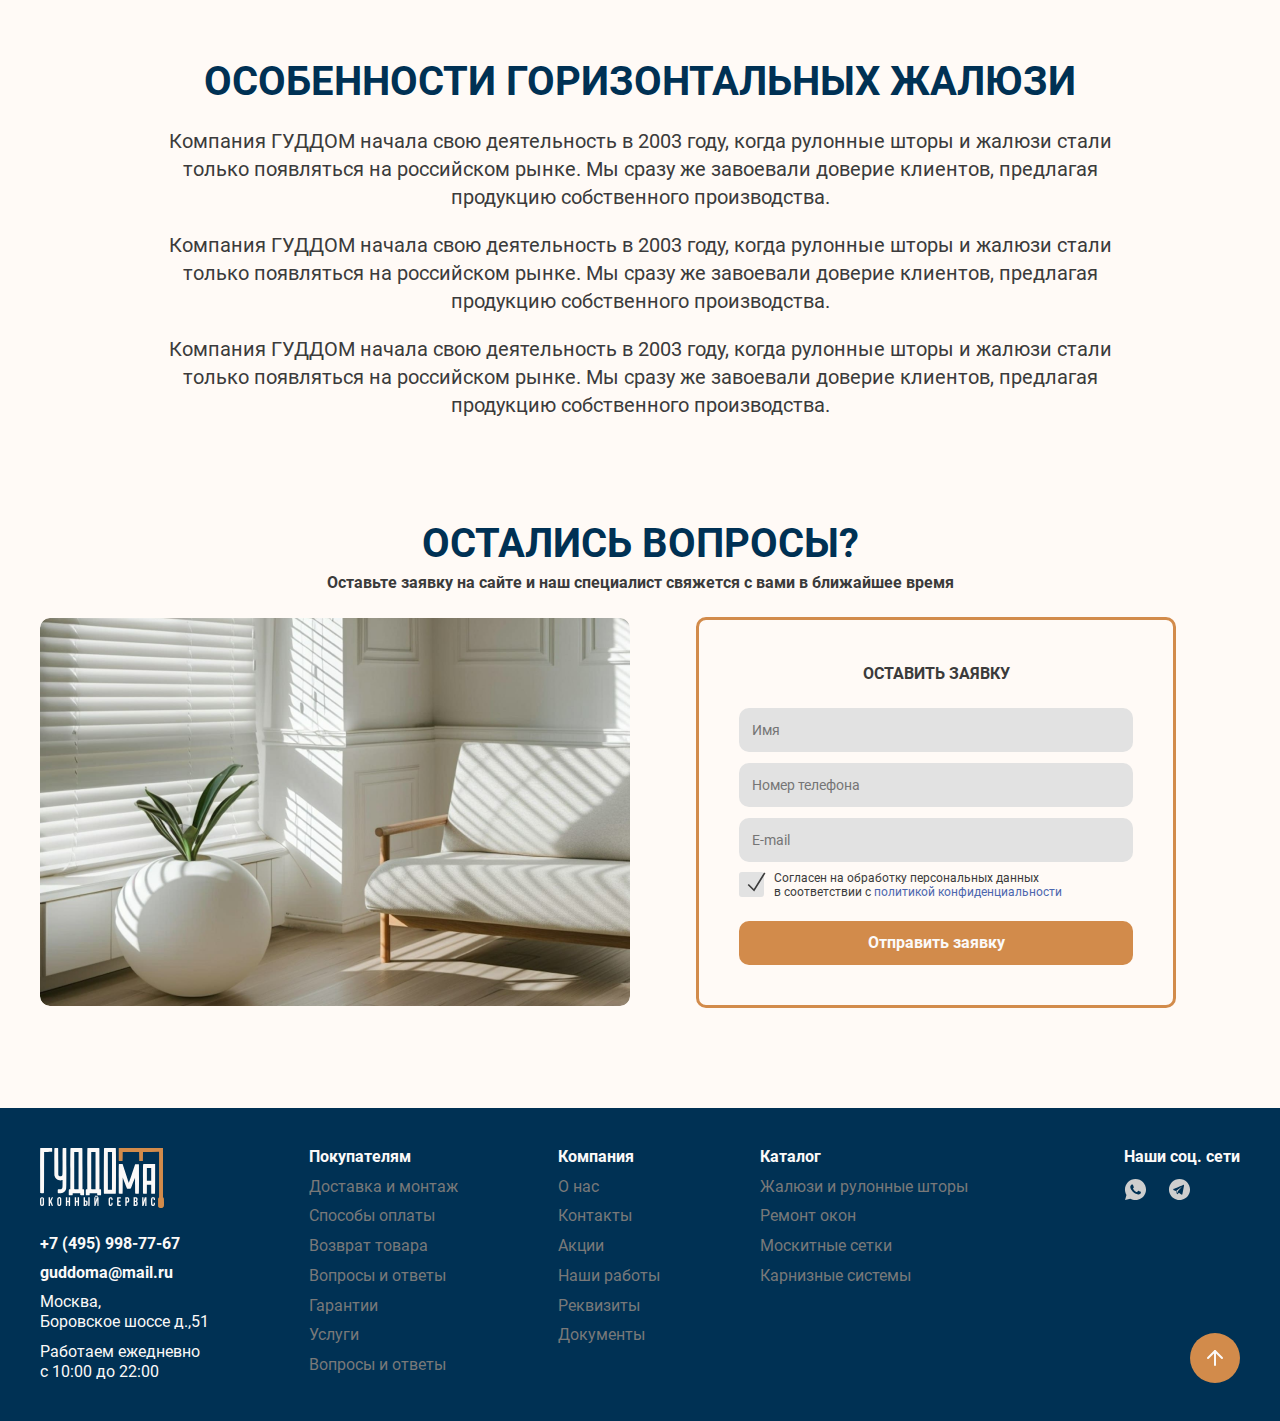
<file: horizontalBlinds.html>
<!doctype html>
<html lang="en">
<head>
    <meta charset="UTF-8">
    <meta name="viewport"
          content="width=device-width, user-scalable=no, initial-scale=1.0, maximum-scale=1.0, minimum-scale=1.0">
    <meta http-equiv="X-UA-Compatible" content="ie=edge">
    <title>Horizontal Blinds</title>
    <link rel="stylesheet" href="style.css">
</head>
<body>
<div class="wrapper">
    <header>
        <div class="container">
            <div class="header-body">
                <div class="header-top G-align-end">
                    <a class="header-logo G-flex" href="index.html">
                        <img src="assets/images/logo.svg" alt="">
                    </a>

                    <nav class="header-top-menu menu ">
                        <ul class="top-menu-list G-align-center">
                            <li class="top-menu-item ">
                                <a class="top-menu-link G-align-center" href="catalog.html">
                                    <span>Каталог</span>
                                    <i class="icon icon-arrow-down"></i>
                                </a>

                                <ul class="catalog-sub-list menu-sub-list G-flex-column">
                                    <li class="catalog-sub-item ">
                                        <a class="catalog-sub-link main-menu-link " href="catalog.html">Catalog </a>
                                    </li>

                                    <li class="catalog-sub-item">
                                        <a class="catalog-sub-link main-menu-link " href="catalogJalousie.html">Catalog Jalousie</a>
                                    </li>


                                    <li class="catalog-sub-item">
                                        <a class="catalog-sub-link main-menu-link" href="catalogRepair.html">Catalog Repair</a>
                                    </li>
                                    <li class="catalog-sub-item">
                                        <a class="catalog-sub-link main-menu-link " href="automation.html">Catalog Mosquito Nets</a>
                                    </li>

                                    <li class="catalog-sub-item">
                                        <a class="catalog-sub-link main-menu-link " href="catalogCornices.html">Catalog Cornices</a>
                                    </li>
                                </ul>
                            </li>

                            <li class="top-menu-item ">
                                <a class="top-menu-link menu-link" href="">
                                    <span>Наши работы</span>
                                    <i class="icon icon-arrow-down"></i>
                                </a>

                                <ul class="catalog-sub-list menu-sub-list G-flex-column">
                                    <li class="catalog-sub-item ">
                                        <a class="catalog-sub-link main-menu-link " href="rollerBlinds.html">Roller Blinds </a>
                                    </li>

                                    <li class="catalog-sub-item">
                                        <a class="catalog-sub-link main-menu-link " href="zebraCurtains.html">Zebra Curtains</a>
                                    </li>


                                    <li class="catalog-sub-item">
                                        <a class="catalog-sub-link main-menu-link" href="horizontalBlinds.html">Horizontal Blinds</a>
                                    </li>
                                    <li class="catalog-sub-item">
                                        <a class="catalog-sub-link main-menu-link" href="verticalBlinds.html">Vertical Blinds</a>
                                    </li>

                                    <li class="catalog-sub-item">
                                        <a class="catalog-sub-link main-menu-link" href="pleatedBlinds.html">Pleated Blinds</a>
                                    </li>
                                    <li class="catalog-sub-item">
                                        <a class="catalog-sub-link main-menu-link" href="romanBlinds.html">Roman  Blinds</a>
                                    </li>
                                    <li class="catalog-sub-item">
                                        <a class="catalog-sub-link main-menu-link" href="automation.html">Automation</a>
                                    </li>
                                    <li class="catalog-sub-item ">
                                        <a class="catalog-sub-link main-menu-link " href="card.html">Card </a>
                                    </li>
                                </ul>

                            </li>
                            <li class="top-menu-item ">
                                <a class="top-menu-link menu-link" href="">
                                    <span>Контакты</span>
                                </a>
                            </li>

                            <li class="mobile-menu-item top-menu-item">
                                <a class="top-menu-link" href="">Сотрудничество</a>
                            </li>
                            <li class="mobile-menu-item top-menu-item">
                                <a class="top-menu-link" href="">О компании</a>
                            </li>
                            <li class="mobile-menu-item top-menu-item">
                                <a class="top-menu-link" href="">Доставка</a>
                            </li>
                            <li class="mobile-menu-item top-menu-item">
                                <a class="top-menu-link" href="">Оплата</a>
                            </li>
                            <li class="mobile-menu-item top-menu-item">
                                <a class="top-menu-link" href="">Акции</a>
                            </li>
                            <li class="mobile-menu-item top-menu-item">
                                <a class="top-menu-link" href="">Монтаж</a>
                            </li>

                        </ul>
                        <div class="header-mobile-actions G-flex-column">
                            <div class="header-contact G-align-center">
                                <i class="icon icon-contact"></i>
                                <div class="header-contact-phone">
                                    <a class="contact-phone-link" href="tel:+7(495)998-77-67">+7 (495) 998-77-67</a>
                                    <p class="contact-data">ежедневно с 10:00 до 22:00</p>
                                </div>
                            </div>
                            <div class="header-btn">
                                <button class="btn-gold">Бесплатная заявка на замер</button>
                            </div>
                        </div>

                    </nav>
                    <div class="header-actions G-flex">
                        <div class="header-contact G-align-center">
                            <i class="icon icon-contact"></i>
                            <div class="header-contact-phone">
                                <a class="contact-phone-link" href="tel:+7(495)998-77-67">+7 (495) 998-77-67</a>
                                <p class="contact-data">ежедневно с 10:00 до 22:00</p>
                            </div>
                        </div>

                        <div class="header-btn">
                            <button class="btn-gold">Бесплатная заявка на замер</button>
                        </div>
                    </div>

                    <div class="mobile-search">
                        <div class="mobile-search-block">
                            <label class=" header-search-label">
                                <input placeholder="Поиск товара на сайте" type="text">
                            </label>
                        </div>

                        <i class="icon icon-mobile-search"></i>

                    </div>
                    <div class="burger">
                        <span></span>
                    </div>

                </div>
                <div class="header-main G-align-center">
                    <nav class="header-main-menu">
                        <ul class="main-menu-list G-flex">
                            <li class="main-menu-item">
                                <a class="main-menu-link" href="">Сотрудничество</a>
                            </li>
                            <li class="main-menu-item">
                                <a class="main-menu-link" href="">О компании</a>
                            </li>
                            <li class="main-menu-item">
                                <a class="main-menu-link" href="">Доставка</a>
                            </li>
                            <li class="main-menu-item">
                                <a class="main-menu-link" href="">Оплата</a>
                            </li>
                            <li class="main-menu-item">
                                <a class="main-menu-link" href="">Акции</a>
                            </li>
                            <li class="main-menu-item">
                                <a class="main-menu-link" href="">Монтаж</a>
                            </li>
                        </ul>
                    </nav>

                    <div class="header-search">
                        <label class="header-search-label">
                            <input placeholder="Поиск товара на сайте" type="text">
                            <i class="icon icon-search"></i>
                        </label>
                    </div>
                </div>
            </div>
        </div>
    </header>

    <main>
        <section class="back-links-section G-align-center">
            <div class="container">
                <ul class="back-link-list G-align-center">
                    <li>
                        <a class="prev-link back-link" href="index.html">Главная</a>
                    </li>
                    <li class="link-indent">
                        /
                    </li>
                    <li>
                        <a class="prev-link back-link" href="catalog.html">Каталог</a>
                    </li>
                    <li class="link-indent">
                        /
                    </li>
                    <li>
                        <a class="prev-link back-link" href="catalogJalousie.html">Жалюзи и рулонные шторы</a>
                    </li>
                    <li class="link-indent">
                        /
                    </li>
                    <li>
                        <a class="next-link back-link" href="horizontalBlinds.html">Горизонтальные жалюзи</a>
                    </li>

                </ul>
            </div>
        </section>


        <section class="products-section">
            <div class="container">
                <div class="products-body G-flex">
                    <div class="products-categories">
                        <ul class="products-categories-list ">
                            <li class="products-categories-item ">
                                <a class="products-categories-link G-align-center" href="">
                                    <span>Рулонные шторы</span>
                                    <i class="icon product-arrow"></i>
                                </a>
                                <ul class="products-sub-list G-flex-column">
                                    <li class="products-sub-item">
                                        <a class="products-sub-link" href="">На створку окна</a>
                                    </li>
                                    <li class="products-sub-item">
                                        <a class="products-sub-gray-link" href="">Мини</a>
                                    </li>
                                    <li class="products-sub-item">
                                        <a class="products-sub-gray-link" href="">УНИ 1</a>
                                    </li>
                                    <li class="products-sub-item">
                                        <a class="products-sub-gray-link" href="">УНИ 2</a>
                                    </li>

                                    <li class="products-sub-item">
                                        <a class="products-sub-link" href="">На стену ,потолок, проём</a>
                                    </li>
                                    <li class="products-sub-item">
                                        <a class="products-sub-gray-link" href="">Стандарт</a>
                                    </li>
                                    <li class="products-sub-item">
                                        <a class="products-sub-gray-link" href="">Люкс</a>
                                    </li>
                                    <li class="products-sub-item">
                                        <a class="products-sub-gray-link" href="">Люкс в коробе</a>
                                    </li>
                                </ul>
                            </li>

                            <li class="products-categories-item ">
                                <a class="products-categories-link G-align-center" href="">
                                    <span>Шторы Зебра</span>
                                    <i class="icon product-arrow"></i>
                                </a>
                                <ul class="products-sub-list G-flex-column">
                                    <li class="products-sub-item">
                                        <a class="products-sub-link" href="">На створку окна</a>
                                    </li>
                                    <li class="products-sub-item">
                                        <a class="products-sub-link" href="">Мини зебра</a>
                                    </li>
                                    <li class="products-sub-item">
                                        <a class="products-sub-link" href="">УНИ 1 зебра</a>
                                    </li>
                                    <li class="products-sub-item">
                                        <a class="products-sub-link" href="">УНИ 2 зебра</a>
                                    </li>

                                    <li class="products-sub-item">
                                        <a class="products-sub-link" href="">На стену ,потолок, проём</a>
                                    </li>
                                    <li class="products-sub-item">
                                        <a class="products-sub-link" href="">Стандарт зебра</a>
                                    </li>
                                    <li class="products-sub-item">
                                        <a class="products-sub-link" href="">Люкс зебра</a>
                                    </li>
                                    <li class="products-sub-item">
                                        <a class="products-sub-link" href="">Люкс в коробе зебра</a>
                                    </li>
                                </ul>
                            </li>

                            <li class="products-categories-item active">
                                <a class="products-categories-link G-align-center" href="">
                                    <span>Горизонтальные жалюзи</span>
                                    <i class="icon product-arrow"></i>
                                </a>
                                <ul class="products-sub-list G-flex-column">
                                    <li class="products-sub-item">
                                        <a class="products-sub-link" href="">Горизонтальные алюминиевые</a>
                                    </li>
                                    <li class="products-sub-item">
                                        <a class="products-sub-link" href="">Горизонтальные деревянные</a>
                                    </li>
                                    <li class="products-sub-item">
                                        <a class="products-sub-link" href="">Горизонтальные кассетные</a>
                                    </li>

                                </ul>
                            </li>


                            <li class="products-categories-item">
                                <a class="products-categories-link G-align-center" href="">
                                    <span>Вертикальные жалюзи</span>
                                    <i class="icon product-arrow"></i>
                                </a>
                                <ul class="products-sub-list G-flex-column">
                                    <li class="products-sub-item">
                                        <a class="products-sub-link" href="">Вертикальные тканевые</a>
                                    </li>
                                    <li class="products-sub-item">
                                        <a class="products-sub-link" href="">Вертикальные алюминиевые</a>
                                    </li>


                                </ul>
                            </li>


                            <li class="products-categories-item">
                                <a class="products-categories-link G-align-center" href="">
                                    <span>Шторы плиссе</span>
                                </a>
                            </li>
                            <li class="products-categories-item">
                                <a class="products-categories-link G-align-center" href="">
                                    <span>Римские шторы</span>
                                </a>
                            </li>
                            <li class="products-categories-item">
                                <a class="products-categories-link G-align-center" href="">
                                    <span>Моторизация жалюзи <span
                                            class="desktop-text-wrap">и рулонных штор</span></span>
                                </a>
                            </li>
                        </ul>
                    </div>
                    <div class="products-list-cnt G-flex-column">

                        <div class="products-list-column">
                            <div class="products-list-header G-flex">
                                <button>Горизонтальные жалюзи</button>

                            </div>
                            <div class="products-list ">
                                <div class="products-item">
                                    <a href="card.html" class="products-item-img">
                                        <img src="assets/images/advantages1.png" alt="">
                                    </a>
                                    <div class="products-item-descr">
                                        <a href="card.html" class="products-item-name">Горизонтальные алюминиевые</a>
                                        <p class="products-item-text">Доступное и функциональное решение для окон —
                                            рулонные
                                            шторы, которые можно установить на каждую створку окна отдельно. Возможна
                                            установка без сверления. Максимальная ширина — 140 см.</p>
                                    </div>

                                    <div class="products-item-tools G-justify-between">
                                        <div class="products-item-prices">
                                            <p class="product-discount-price">5 436 ₽</p>
                                            <span class="product-real-price">7 756 ₽</span>
                                        </div>
                                        <button class="products-item-btn">Заказать</button>
                                    </div>
                                </div>
                                <div class="products-item">
                                    <a href="card.html" class="products-item-img">
                                        <img src="assets/images/advantages2.png" alt="">
                                    </a>
                                    <div class="products-item-descr">
                                        <a href="card.html" class="products-item-name">Горизонтальные деревянные</a>
                                        <p class="products-item-text">
                                            Доступное и функциональное решение для окон — рулонные шторы, которые можно
                                            установить на каждую створку окна отдельно. Возможна установка без
                                            сверления.
                                            Максимальная ширина — 140 см.
                                        </p>
                                    </div>

                                    <div class="products-item-tools G-justify-between">
                                        <div class="products-item-prices">
                                            <p class="product-discount-price">5 436 ₽</p>
                                            <span class="product-real-price">7 756 ₽</span>
                                        </div>
                                        <button class="products-item-btn">Заказать</button>
                                    </div>
                                </div>
                                <div class="products-item">
                                    <a href="card.html" class="products-item-img">
                                        <img src="assets/images/advantages3.png" alt="">
                                    </a>
                                    <div class="products-item-descr">
                                        <a href="card.html" class="products-item-name">Горизонтальные кассетные</a>
                                        <p class="products-item-text">
                                            Доступное и функциональное решение для окон — рулонные шторы, которые можно
                                            установить на каждую створку окна отдельно. Возможна установка без
                                            сверления.
                                            Максимальная ширина — 140 см.
                                        </p>
                                    </div>

                                    <div class="products-item-tools G-justify-between">
                                        <div class="products-item-prices">
                                            <p class="product-discount-price">5 436 ₽</p>
                                            <span class="product-real-price">7 756 ₽</span>
                                        </div>
                                        <button class="products-item-btn">Заказать</button>
                                    </div>
                                </div>
                            </div>
                        </div>


                        <div class="products-list-texts G-flex-column">
                            <p class="products-item-info">Наша компания, «Гуддом», непрерывно совершенствуется и
                                расширяет свои горизонты. Это становится возможным благодаря профессионализму наших
                                сотрудников и использованию передовых технологий.</p>
                            <p class="products-item-info">
                                Мы постоянно расширяем ассортимент товаров и услуг, привлекаем новых клиентов и
                                увеличиваем продажи. Наша работа отличается оперативностью и высоким качеством.
                            </p>
                        </div>


                    </div>
                </div>
            </div>
        </section>

        <section class="about-us-section block-average-cnt">
            <div class="container">
                <div class="about-us-body ">
                    <div class="product-services-list G-align-center">
                        <div class="services-item">
                            <div class="services-item-img G-flex">
                                <img src="assets/images/services4.svg" alt="">
                            </div>
                            <p class="services-item-text">
                                Бесплатный <span class="text-wrap">замер</span>
                            </p>
                        </div>
                        <div class="services-item">
                            <div class="services-item-img G-flex">
                                <img src="assets/images/services11.png" alt="">
                            </div>
                            <p class="services-item-text">
                                Изготовление
                                <span class="text-wrap">от 2 до 5 дней</span>
                            </p>
                        </div>
                        <div class="services-item">
                            <div class="services-item-img G-flex">
                                <img src="assets/images/services3.svg" alt="">
                            </div>
                            <p class="services-item-text">
                                Гарантия на <span class="text-wrap">товар 5 лет</span>
                            </p>
                        </div>
                        <div class="services-item">
                            <div class="services-item-img G-flex">
                                <img src="assets/images/services12.png" alt="">
                            </div>
                            <p class="services-item-text">
                                Бесплатная доставка <span class="text-wrap">в пределах МКАД</span>
                            </p>
                        </div>

                    </div>

                </div>
            </div>
        </section>


        <section class="discount-section section">
            <div class="container">
                <div class="discount-body G-flex">
                    <div class="discount-product-picture G-flex">
                        <img src="assets/images/ourWorks.png" alt="">
                    </div>
                    <div class="discount-description ">
                        <div class="discount-descr-titles">
                            <div class="discount-sub-titles">
                                <h4 class="discount-product-title">нашли дешевле? <span class="desktop-text-wrap">мы снизим цену!</span>
                                </h4>
                                <p>
                                    Сообщите нам и мы предложим
                                    <span class="desktop-text-wrap">цену лучше, чем у конкурентов!</span>
                                </p>
                            </div>
                        </div>
                        <div class="discount-buttons G-center">
                            <button class="btn-gold">Бесплатная заявка на замер</button>
                            <button class="btn-white">Посмотреть все акции</button>
                        </div>


                    </div>

                </div>
            </div>
        </section>




        <section class="about-us-section section">
            <div class="container">
                <div class="about-us-body ">

                    <div class="about-us-titles G-column-center">
                        <h2 class="block-title">
                            особенности горизонтальных жалюзи
                        </h2>
                        <p class="product-about-sub-title">
                            Компания ГУДДОМ начала свою деятельность в 2003 году, когда рулонные шторы и жалюзи стали
                            только появляться на российском рынке. Мы сразу же завоевали доверие клиентов, предлагая
                            продукцию собственного производства.
                        </p>
                        <p class="product-about-sub-title">
                            Компания ГУДДОМ начала свою деятельность в 2003 году, когда рулонные шторы и жалюзи стали
                            только появляться на российском рынке. Мы сразу же завоевали доверие клиентов, предлагая
                            продукцию собственного производства.

                        </p>
                        <p class="product-about-sub-title">
                            Компания ГУДДОМ начала свою деятельность в 2003 году, когда рулонные шторы и жалюзи стали
                            только появляться на российском рынке. Мы сразу же завоевали доверие клиентов, предлагая
                            продукцию собственного производства.

                        </p>
                    </div>


                </div>
            </div>
        </section>

        <section class="order-section section">
            <div class="container">
                <div class="order-body ">
                    <h2 class="block-title">остались вопросы?</h2>
                    <p class="order-clue">Оставьте заявку на сайте и наш специалист свяжется с вами в ближайшее
                        время</p>


                    <div class="order-main-cnt block-small-cnt G-align-center">
                        <div class="order-picture">
                            <img src="assets/images/order.png" alt="">
                        </div>
                        <form class="order-form">
                            <h3 class="order-form-title">оставить заявку</h3>
                            <div class="order-form-inputs G-flex-column">
                                <label class="order-form-label">
                                    <input type="text" placeholder="Имя">
                                </label>
                                <label class="order-form-label">
                                    <input type="text" placeholder="Номер телефона">
                                </label>
                                <label class="order-form-label">
                                    <input type="text" placeholder="E-mail">
                                </label>
                            </div>
                            <div class="order-agree-block active G-align-center">
                                <div class="order-agree-icon">
                                    <i class="icon icon-check"></i>
                                </div>
                                <p class="order-agree-text">
                                    Согласен на обработку персональных данных
                                    <span class="desktop-text-wrap">в соответствии с <a class="order-confidentiality"
                                                                                        href="">политикой конфиденциальности</a></span>
                                </p>
                            </div>
                            <div class="order-submit G-center">
                                <button>Отправить заявку</button>
                            </div>
                        </form>
                    </div>

                </div>
            </div>
        </section>


    </main>

    <footer class="section">
        <div class="container">
            <div class="footer-body G-align-start">

                <div class="footer-menu-columns G-align-start">
                    <div class="footer-column">
                        <a class="footer-logo" href="">
                            <img src="assets/images/footerLogo.svg" alt="">
                        </a>
                        <div class="footer-contact G-flex-column">
                            <a class="contact-tools" href="tel:+7(495)998-77-67">+7 (495) 998-77-67</a>
                            <a class="contact-tools" href="mailto:guddoma@mail.ru">guddoma@mail.ru</a>
                            <div class="footer-location">
                                Москва,
                                <span class="text-wrap">Боровское шоссе д.,51</span>
                            </div>
                            <div class="footer-location">
                                Работаем ежедневно
                                <span class="text-wrap">с 10:00 до 22:00</span>
                            </div>
                        </div>
                    </div>

                    <div class="footer-column">
                        <ul class="footer-menu-list G-flex-column">
                            <li class="footer-column-title">Покупателям</li>
                            <li>
                                <a href="">Доставка и монтаж</a>
                            </li>
                            <li>
                                <a href="">Способы оплаты</a>
                            </li>
                            <li>
                                <a href="">Возврат товара</a>
                            </li>
                            <li>
                                <a href="">Вопросы и ответы</a>
                            </li>
                            <li>
                                <a href="">Гарантии</a>
                            </li>
                            <li>
                                <a href="">Услуги</a>
                            </li>
                            <li>
                                <a href="">Вопросы и ответы</a>
                            </li>
                        </ul>
                    </div>

                    <div class="footer-column">
                        <ul class="footer-menu-list G-flex-column">
                            <li class="footer-column-title">Компания</li>
                            <li>
                                <a href="">О нас</a>
                            </li>
                            <li>
                                <a href="">Контакты</a>
                            </li>
                            <li>
                                <a href="">Акции</a>
                            </li>
                            <li>
                                <a href="">Наши работы</a>
                            </li>
                            <li>
                                <a href="">Реквизиты</a>
                            </li>
                            <li>
                                <a href="">Документы</a>
                            </li>

                        </ul>
                    </div>

                    <div class="footer-column">
                        <ul class="footer-menu-list G-flex-column">
                            <li class="footer-column-title">Каталог</li>
                            <li>
                                <a href="">Жалюзи и рулонные шторы</a>
                            </li>
                            <li>
                                <a href="">Ремонт окон</a>
                            </li>
                            <li>
                                <a href="">Москитные сетки</a>
                            </li>
                            <li>
                                <a href="">Карнизные системы</a>
                            </li>

                        </ul>
                    </div>
                </div>
                <div class="footer-social-column G-flex-column">
                    <h2 class="our-social-title">Наши соц. сети</h2>
                    <div class="our-social-icons G-align-center">
                        <a target="_blank" class="our-social-icon" href="https://wa.me/1XXXXXXXXXX">
                            <img src="assets/images/wh.svg" alt="">
                        </a>
                        <a target="_blank" class="our-social-icon" href="https://t.me/+1XXXXXXX">
                            <img src="assets/images/telegram.svg" alt="">
                        </a>
                    </div>

                    <div class="footer-up">
                        <img src="assets/images/up.svg" alt="">
                    </div>

                </div>


            </div>
        </div>
    </footer>
</div>
<script src="assets/js/index.js"></script>
</body>
</html>
</file>
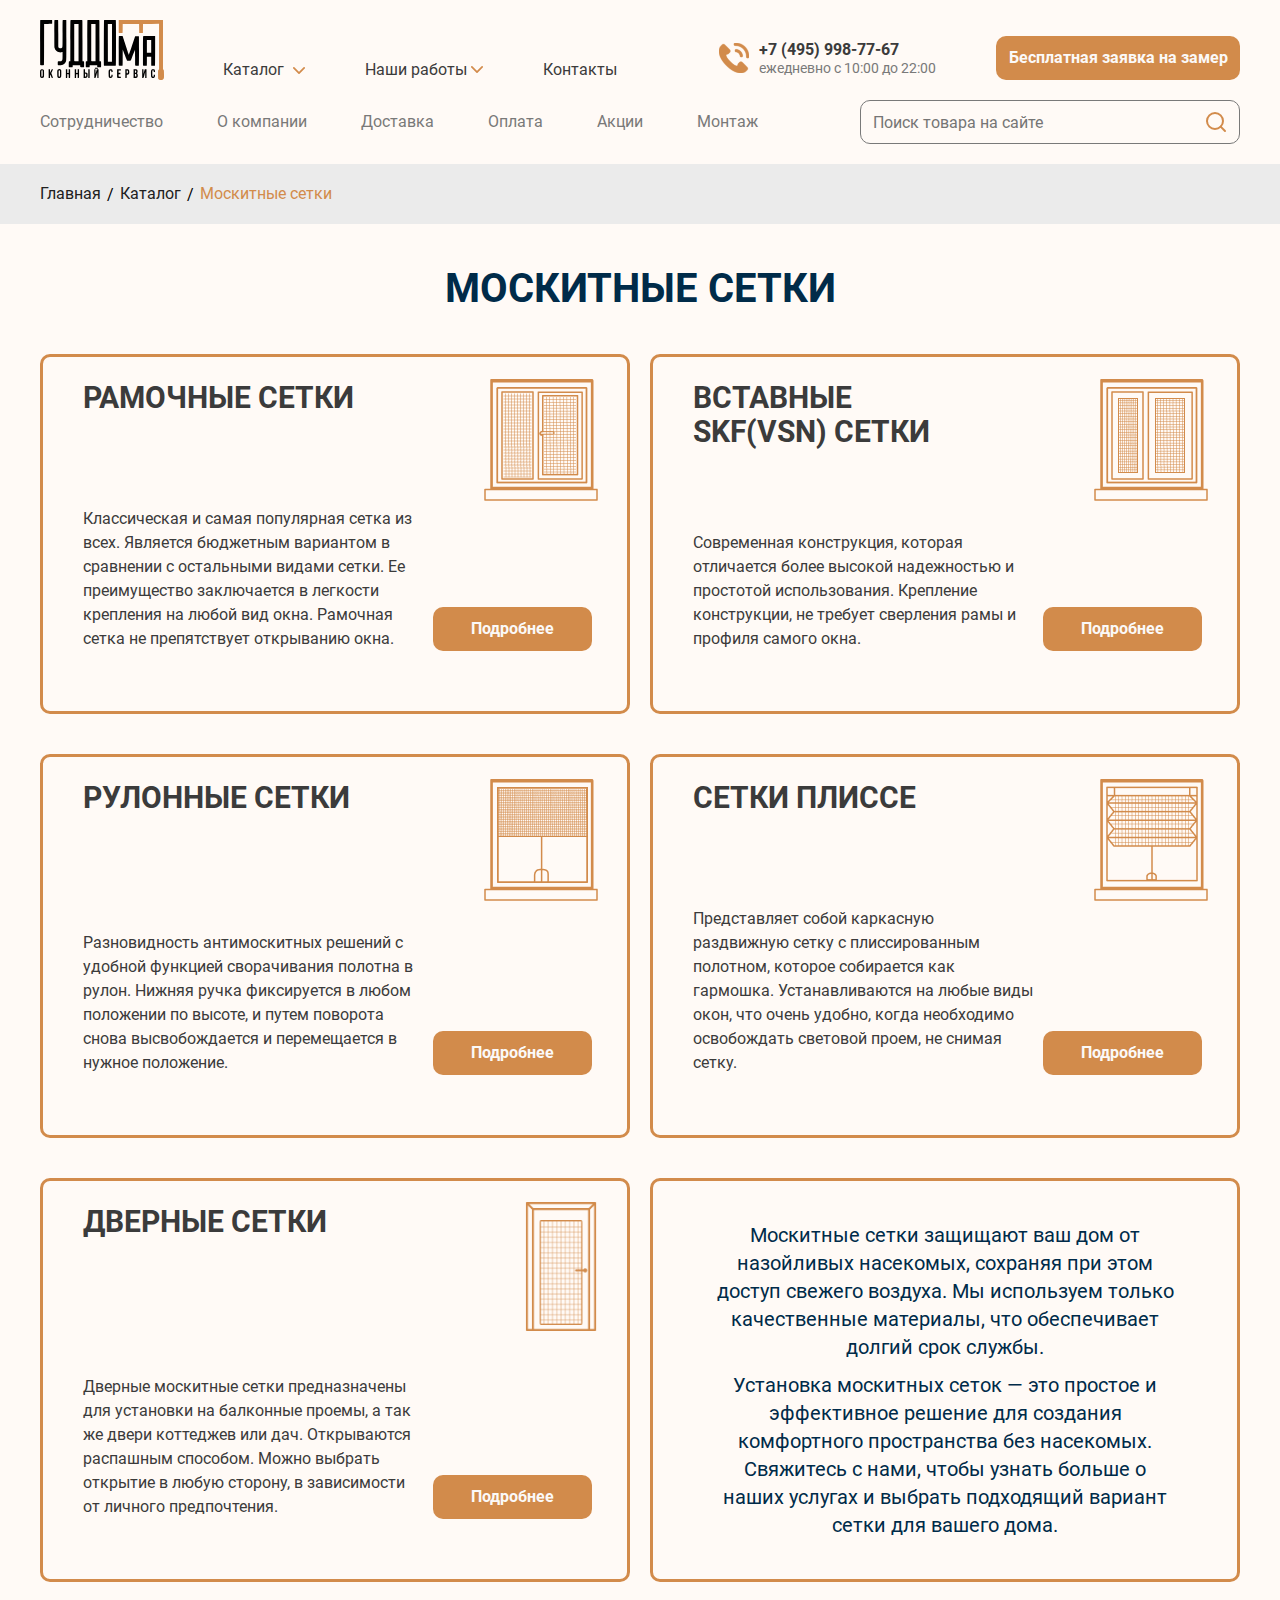
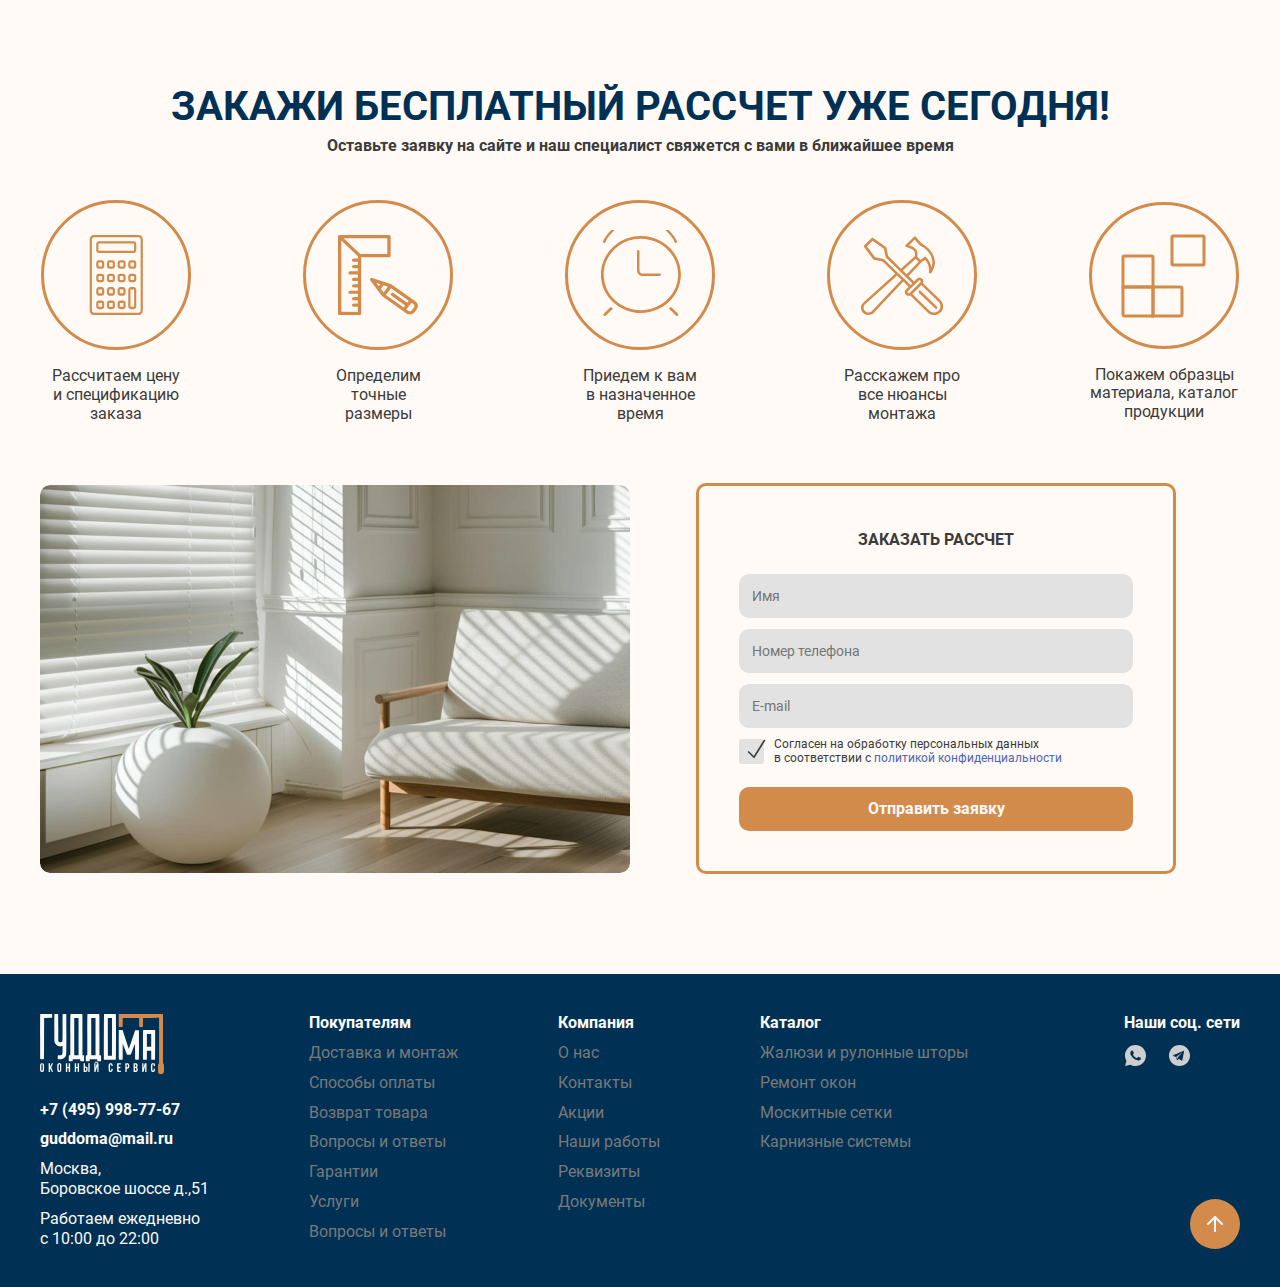
<file: mosquitoNets.html>
<!doctype html>
<html lang="en">
<head>
    <meta charset="UTF-8">
    <meta name="viewport"
          content="width=device-width, user-scalable=no, initial-scale=1.0, maximum-scale=1.0, minimum-scale=1.0">
    <meta http-equiv="X-UA-Compatible" content="ie=edge">
    <title>Mosquito Nets</title>
    <link rel="stylesheet" href="style.css">
</head>
<body>
<div class="wrapper">
    <header>
        <div class="container">
            <div class="header-body">
                <div class="header-top G-align-end">
                    <a class="header-logo G-flex" href="index.html">
                        <img src="assets/images/logo.svg" alt="">
                    </a>

                    <nav class="header-top-menu menu ">
                        <ul class="top-menu-list G-align-center">
                            <li class="top-menu-item ">
                                <a class="top-menu-link G-align-center" href="catalog.html">
                                    <span>Каталог</span>
                                    <i class="icon icon-arrow-down"></i>
                                </a>

                                <ul class="catalog-sub-list menu-sub-list G-flex-column">
                                    <li class="catalog-sub-item ">
                                        <a class="catalog-sub-link main-menu-link " href="catalog.html">Catalog </a>
                                    </li>

                                    <li class="catalog-sub-item">
                                        <a class="catalog-sub-link main-menu-link " href="catalogJalousie.html">Catalog Jalousie</a>
                                    </li>


                                    <li class="catalog-sub-item">
                                        <a class="catalog-sub-link main-menu-link" href="catalogRepair.html">Catalog Repair</a>
                                    </li>
                                    <li class="catalog-sub-item">
                                        <a class="catalog-sub-link main-menu-link " href="automation.html">Catalog Mosquito Nets</a>
                                    </li>

                                    <li class="catalog-sub-item">
                                        <a class="catalog-sub-link main-menu-link " href="catalogCornices.html">Catalog Cornices</a>
                                    </li>
                                </ul>
                            </li>

                            <li class="top-menu-item ">
                                <a class="top-menu-link menu-link" href="">
                                    <span>Наши работы</span>
                                    <i class="icon icon-arrow-down"></i>
                                </a>

                                <ul class="catalog-sub-list menu-sub-list G-flex-column">
                                    <li class="catalog-sub-item ">
                                        <a class="catalog-sub-link main-menu-link " href="rollerBlinds.html">Roller Blinds </a>
                                    </li>

                                    <li class="catalog-sub-item">
                                        <a class="catalog-sub-link main-menu-link " href="zebraCurtains.html">Zebra Curtains</a>
                                    </li>


                                    <li class="catalog-sub-item">
                                        <a class="catalog-sub-link main-menu-link" href="horizontalBlinds.html">Horizontal Blinds</a>
                                    </li>
                                    <li class="catalog-sub-item">
                                        <a class="catalog-sub-link main-menu-link" href="verticalBlinds.html">Vertical Blinds</a>
                                    </li>

                                    <li class="catalog-sub-item">
                                        <a class="catalog-sub-link main-menu-link" href="pleatedBlinds.html">Pleated Blinds</a>
                                    </li>
                                    <li class="catalog-sub-item">
                                        <a class="catalog-sub-link main-menu-link" href="romanBlinds.html">Roman  Blinds</a>
                                    </li>
                                    <li class="catalog-sub-item">
                                        <a class="catalog-sub-link main-menu-link" href="automation.html">Automation</a>
                                    </li>
                                    <li class="catalog-sub-item ">
                                        <a class="catalog-sub-link main-menu-link " href="card.html">Card </a>
                                    </li>
                                </ul>

                            </li>
                            <li class="top-menu-item ">
                                <a class="top-menu-link menu-link" href="">
                                    <span>Контакты</span>
                                </a>
                            </li>

                            <li class="mobile-menu-item top-menu-item">
                                <a class="top-menu-link" href="">Сотрудничество</a>
                            </li>
                            <li class="mobile-menu-item top-menu-item">
                                <a class="top-menu-link" href="">О компании</a>
                            </li>
                            <li class="mobile-menu-item top-menu-item">
                                <a class="top-menu-link" href="">Доставка</a>
                            </li>
                            <li class="mobile-menu-item top-menu-item">
                                <a class="top-menu-link" href="">Оплата</a>
                            </li>
                            <li class="mobile-menu-item top-menu-item">
                                <a class="top-menu-link" href="">Акции</a>
                            </li>
                            <li class="mobile-menu-item top-menu-item">
                                <a class="top-menu-link" href="">Монтаж</a>
                            </li>

                        </ul>
                        <div class="header-mobile-actions G-flex-column">
                            <div class="header-contact G-align-center">
                                <i class="icon icon-contact"></i>
                                <div class="header-contact-phone">
                                    <a class="contact-phone-link" href="tel:+7(495)998-77-67">+7 (495) 998-77-67</a>
                                    <p class="contact-data">ежедневно с 10:00 до 22:00</p>
                                </div>
                            </div>
                            <div class="header-btn">
                                <button class="btn-gold">Бесплатная заявка на замер</button>
                            </div>
                        </div>

                    </nav>
                    <div class="header-actions G-flex">
                        <div class="header-contact G-align-center">
                            <i class="icon icon-contact"></i>
                            <div class="header-contact-phone">
                                <a class="contact-phone-link" href="tel:+7(495)998-77-67">+7 (495) 998-77-67</a>
                                <p class="contact-data">ежедневно с 10:00 до 22:00</p>
                            </div>
                        </div>

                        <div class="header-btn">
                            <button class="btn-gold">Бесплатная заявка на замер</button>
                        </div>
                    </div>

                    <div class="mobile-search">
                        <div class="mobile-search-block">
                            <label class=" header-search-label">
                                <input placeholder="Поиск товара на сайте" type="text">
                            </label>
                        </div>

                        <i class="icon icon-mobile-search"></i>

                    </div>
                    <div class="burger">
                        <span></span>
                    </div>

                </div>
                <div class="header-main G-align-center">
                    <nav class="header-main-menu">
                        <ul class="main-menu-list G-flex">
                            <li class="main-menu-item">
                                <a class="main-menu-link" href="">Сотрудничество</a>
                            </li>
                            <li class="main-menu-item">
                                <a class="main-menu-link" href="">О компании</a>
                            </li>
                            <li class="main-menu-item">
                                <a class="main-menu-link" href="">Доставка</a>
                            </li>
                            <li class="main-menu-item">
                                <a class="main-menu-link" href="">Оплата</a>
                            </li>
                            <li class="main-menu-item">
                                <a class="main-menu-link" href="">Акции</a>
                            </li>
                            <li class="main-menu-item">
                                <a class="main-menu-link" href="">Монтаж</a>
                            </li>
                        </ul>
                    </nav>

                    <div class="header-search">
                        <label class="header-search-label">
                            <input placeholder="Поиск товара на сайте" type="text">
                            <i class="icon icon-search"></i>
                        </label>
                    </div>
                </div>
            </div>
        </div>
    </header>

    <main>
        <section class="back-links-section G-align-center">
            <div class="container">
                <ul class="back-link-list G-align-center">
                    <li>
                        <a class="prev-link back-link" href="index.html">Главная</a>
                    </li>
                    <li class="link-indent">
                        /
                    </li>
                    <li>
                        <a class="prev-link back-link" href="catalog.html">Каталог</a>
                    </li>
                    <li class="link-indent">
                        /
                    </li>
                    <li>
                        <a class="next-link back-link" href="mosquitoNets.html">Москитные сетки</a>
                    </li>
                </ul>
            </div>
        </section>

        <section class="catalog-section">
            <div class="container">
                <h2 class="catalog-title">
                    москитные сетки
                </h2>

                <div class="catalog-list G-flex">
                    <div class="catalog-item">
                        <div class="catalog-item-header G-justify-between">
                            <a href="" class="catalog-item-title">
                                РАМОЧНЫЕ
                                сетки
                            </a>
                            <div class="catalog-item-img G-flex">
                                <img src="assets/images/window20.png" alt="">
                            </div>
                        </div>
                        <div class="catalog-item-descr G-align-end">
                            <p class="catalog-item-text">
                                Классическая и самая популярная сетка из всех. Является бюджетным вариантом в сравнении
                                с остальными видами сетки. Ее преимущество заключается в легкости крепления на любой вид
                                окна. Рамочная сетка не препятствует открыванию окна.
                            </p>
                            <button class="catalog-btn">Подробнее</button>
                        </div>
                    </div>

                    <div class="catalog-item">
                        <div class="catalog-item-header G-justify-between">
                            <a href="" class="catalog-item-title">ВСТАВНЫЕ
                                <span class="desktop-text-wrap">SKF(VSN) сетки</span>
                            </a>
                            <div class="catalog-item-img G-flex">
                                <img src="assets/images/window21.png" alt="">
                            </div>
                        </div>
                        <div class="catalog-item-descr G-align-end">
                            <p class="catalog-item-text">
                                Современная конструкция, которая отличается более высокой надежностью
                                и простотой использования. Крепление конструкции, не требует сверления рамы
                                и профиля самого окна.
                            </p>
                            <button class="catalog-btn">Подробнее</button>
                        </div>
                    </div>

                    <div class="catalog-item">
                        <div class="catalog-item-header G-justify-between">
                            <a href="" class="catalog-item-title">РУЛОННЫЕ сетки</a>
                            <div class="catalog-item-img G-flex">
                                <img src="assets/images/window22.png" alt="">
                            </div>
                        </div>
                        <div class="catalog-item-descr G-align-end">
                            <p class="catalog-item-text">
                                Разновидность антимоскитных решений
                                с удобной функцией сворачивания полотна в рулон. Нижняя ручка фиксируется в любом
                                положении по высоте, и путем поворота снова высвобождается и перемещается
                                в нужное положение.
                            </p>
                            <button class="catalog-btn">Подробнее</button>
                        </div>
                    </div>


                    <div class="catalog-item">
                        <div class="catalog-item-header G-justify-between">
                            <a href="" class="catalog-item-title">
                                сетки ПЛИССЕ
                            </a>
                            <div class="catalog-item-img G-flex">
                                <img src="assets/images/window23.png" alt="">
                            </div>
                        </div>
                        <div class="catalog-item-descr G-align-end">
                            <p class="catalog-item-text">
                                Представляет собой каркасную раздвижную сетку с плиссированным полотном, которое
                                собирается как гармошка. Устанавливаются на любые виды окон, что очень удобно,
                                когда необходимо освобождать световой проем, не снимая сетку.
                            </p>
                            <button class="catalog-btn">Подробнее</button>
                        </div>
                    </div>


                    <div class="catalog-item">
                        <div class="catalog-item-header G-justify-between">
                            <a href="" class="catalog-item-title">
                                ДВЕРНЫЕ
                                сетки

                            </a>
                            <div class="catalog-item-small-img G-flex">
                                <img src="assets/images/window24.png" alt="">
                            </div>
                        </div>
                        <div class="catalog-item-descr G-align-end">
                            <p class="catalog-item-text">
                                Дверные москитные сетки предназначены для установки на балконные проемы, а так же двери
                                коттеджев или дач. Открываются распашным способом. Можно выбрать открытие в любую
                                сторону, в зависимости от личного предпочтения.
                            </p>
                            <button class="catalog-btn">Подробнее</button>
                        </div>
                    </div>


                    <div class="catalog-item-texts G-flex-column">
                        <p>
                            Москитные сетки защищают ваш дом от назойливых насекомых, сохраняя при этом доступ свежего
                            воздуха. Мы используем только качественные материалы, что обеспечивает долгий срок службы.
                        </p>
                        <p>
                            Установка москитных сеток — это простое
                            и эффективное решение для создания комфортного пространства без насекомых. Свяжитесь с нами, чтобы узнать больше о наших услугах и выбрать подходящий вариант сетки для вашего дома.
                        </p>
                    </div>


                </div>
            </div>
        </section>


        <section class="order-section section">
            <div class="container">
                <div class="order-body ">
                    <h2 class="block-title">закажи бесплатный рассчет уже сегодня!</h2>
                    <p class="order-clue">Оставьте заявку на сайте и наш специалист свяжется с вами в ближайшее
                        время</p>

                    <div class="order-service-list  G-align-center">
                        <div class="services-item">
                            <div class="services-item-img G-flex">
                                <img src="assets/images/services6.svg" alt="">
                            </div>
                            <p class="order-service-text">
                                Рассчитаем цену
                                <span class="desktop-text-wrap">и спецификацию</span>
                                заказа
                            </p>
                        </div>
                        <div class="services-item">
                            <div class="services-item-img G-flex">
                                <img src="assets/images/services7.svg" alt="">
                            </div>
                            <p class="order-service-text">
                                Определим <span class="desktop-text-wrap">точные</span> размеры
                            </p>
                        </div>
                        <div class="services-item">
                            <div class="services-item-img G-flex">
                                <img src="assets/images/services8.svg" alt="">
                            </div>
                            <p class="order-service-text">
                                Приедем к вам
                                <span class="desktop-text-wrap">в назначенное</span> время
                            </p>
                        </div>
                        <div class="services-item">
                            <div class="services-item-img G-flex">
                                <img src="assets/images/services9.svg" alt="">
                            </div>
                            <p class="order-service-text">
                                Расскажем про <span class="desktop-text-wrap">все нюансы</span> монтажа
                            </p>
                        </div>
                        <div class="services-item">
                            <div class="services-item-img G-flex">
                                <img src="assets/images/services10.svg" alt="">
                            </div>
                            <p class="order-service-text">
                                Покажем образцы
                                <span class="desktop-text-wrap"> материала, каталог </span>
                                продукции
                            </p>
                        </div>

                    </div>

                    <div class="order-main-cnt block-cnt G-align-center">
                        <div class="order-picture">
                            <img src="assets/images/order.png" alt="">
                        </div>
                        <form class="order-form">
                            <h3 class="order-form-title">Заказать рассчет</h3>
                            <div class="order-form-inputs G-flex-column">
                                <label class="order-form-label">
                                    <input type="text" placeholder="Имя">
                                </label>
                                <label class="order-form-label">
                                    <input type="text" placeholder="Номер телефона">
                                </label>
                                <label class="order-form-label">
                                    <input type="text" placeholder="E-mail">
                                </label>
                            </div>
                            <div class="order-agree-block active G-align-center">
                                <div class="order-agree-icon">
                                    <i class="icon icon-check"></i>
                                </div>
                                <p class="order-agree-text">
                                    Согласен на обработку персональных данных
                                    <span class="desktop-text-wrap">в соответствии с <a class="order-confidentiality"
                                                                                        href="">политикой конфиденциальности</a></span>
                                </p>
                            </div>
                            <div class="order-submit G-center">
                                <button>Отправить заявку</button>
                            </div>
                        </form>
                    </div>

                </div>
            </div>
        </section>


    </main>

    <footer class="section">
        <div class="container">
            <div class="footer-body G-align-start">

                <div class="footer-menu-columns G-align-start">
                    <div class="footer-column">
                        <a class="footer-logo" href="">
                            <img src="assets/images/footerLogo.svg" alt="">
                        </a>
                        <div class="footer-contact G-flex-column">
                            <a class="contact-tools" href="tel:+7(495)998-77-67">+7 (495) 998-77-67</a>
                            <a class="contact-tools" href="mailto:guddoma@mail.ru">guddoma@mail.ru</a>
                            <div class="footer-location">
                                Москва,
                                <span class="text-wrap">Боровское шоссе д.,51</span>
                            </div>
                            <div class="footer-location">
                                Работаем ежедневно
                                <span class="text-wrap">с 10:00 до 22:00</span>
                            </div>
                        </div>
                    </div>

                    <div class="footer-column">
                        <ul class="footer-menu-list G-flex-column">
                            <li class="footer-column-title">Покупателям</li>
                            <li>
                                <a href="">Доставка и монтаж</a>
                            </li>
                            <li>
                                <a href="">Способы оплаты</a>
                            </li>
                            <li>
                                <a href="">Возврат товара</a>
                            </li>
                            <li>
                                <a href="">Вопросы и ответы</a>
                            </li>
                            <li>
                                <a href="">Гарантии</a>
                            </li>
                            <li>
                                <a href="">Услуги</a>
                            </li>
                            <li>
                                <a href="">Вопросы и ответы</a>
                            </li>
                        </ul>
                    </div>

                    <div class="footer-column">
                        <ul class="footer-menu-list G-flex-column">
                            <li class="footer-column-title">Компания</li>
                            <li>
                                <a href="">О нас</a>
                            </li>
                            <li>
                                <a href="">Контакты</a>
                            </li>
                            <li>
                                <a href="">Акции</a>
                            </li>
                            <li>
                                <a href="">Наши работы</a>
                            </li>
                            <li>
                                <a href="">Реквизиты</a>
                            </li>
                            <li>
                                <a href="">Документы</a>
                            </li>

                        </ul>
                    </div>

                    <div class="footer-column">
                        <ul class="footer-menu-list G-flex-column">
                            <li class="footer-column-title">Каталог</li>
                            <li>
                                <a href="">Жалюзи и рулонные шторы</a>
                            </li>
                            <li>
                                <a href="">Ремонт окон</a>
                            </li>
                            <li>
                                <a href="">Москитные сетки</a>
                            </li>
                            <li>
                                <a href="">Карнизные системы</a>
                            </li>

                        </ul>
                    </div>
                </div>
                <div class="footer-social-column G-flex-column">
                    <h2 class="our-social-title">Наши соц. сети</h2>
                    <div class="our-social-icons G-align-center">
                        <a target="_blank" class="our-social-icon" href="https://wa.me/1XXXXXXXXXX">
                            <img src="assets/images/wh.svg" alt="">
                        </a>
                        <a target="_blank" class="our-social-icon" href="https://t.me/+1XXXXXXX">
                            <img src="assets/images/telegram.svg" alt="">
                        </a>
                    </div>

                    <div class="footer-up">
                        <img src="assets/images/up.svg" alt="">
                    </div>

                </div>


            </div>
        </div>
    </footer>
</div>
<script src="assets/js/index.js"></script>
</body>
</html>
</file>
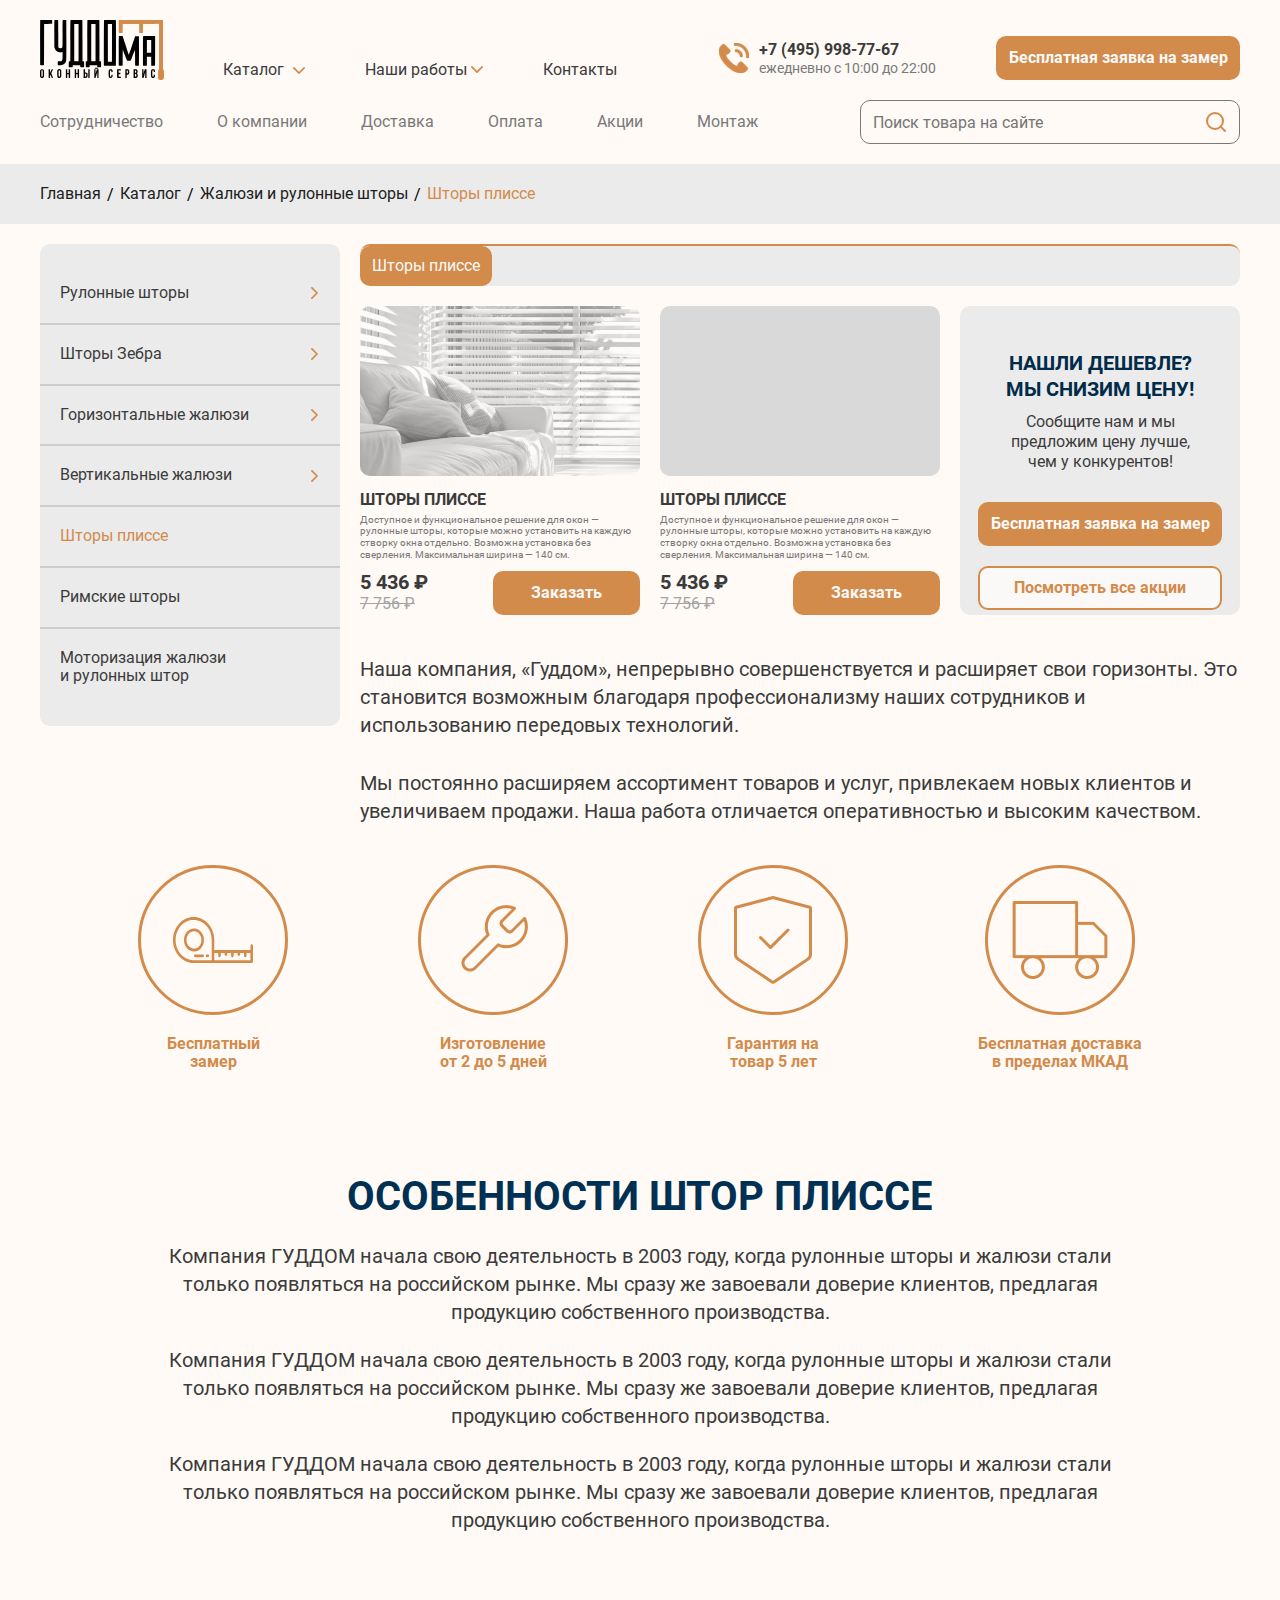
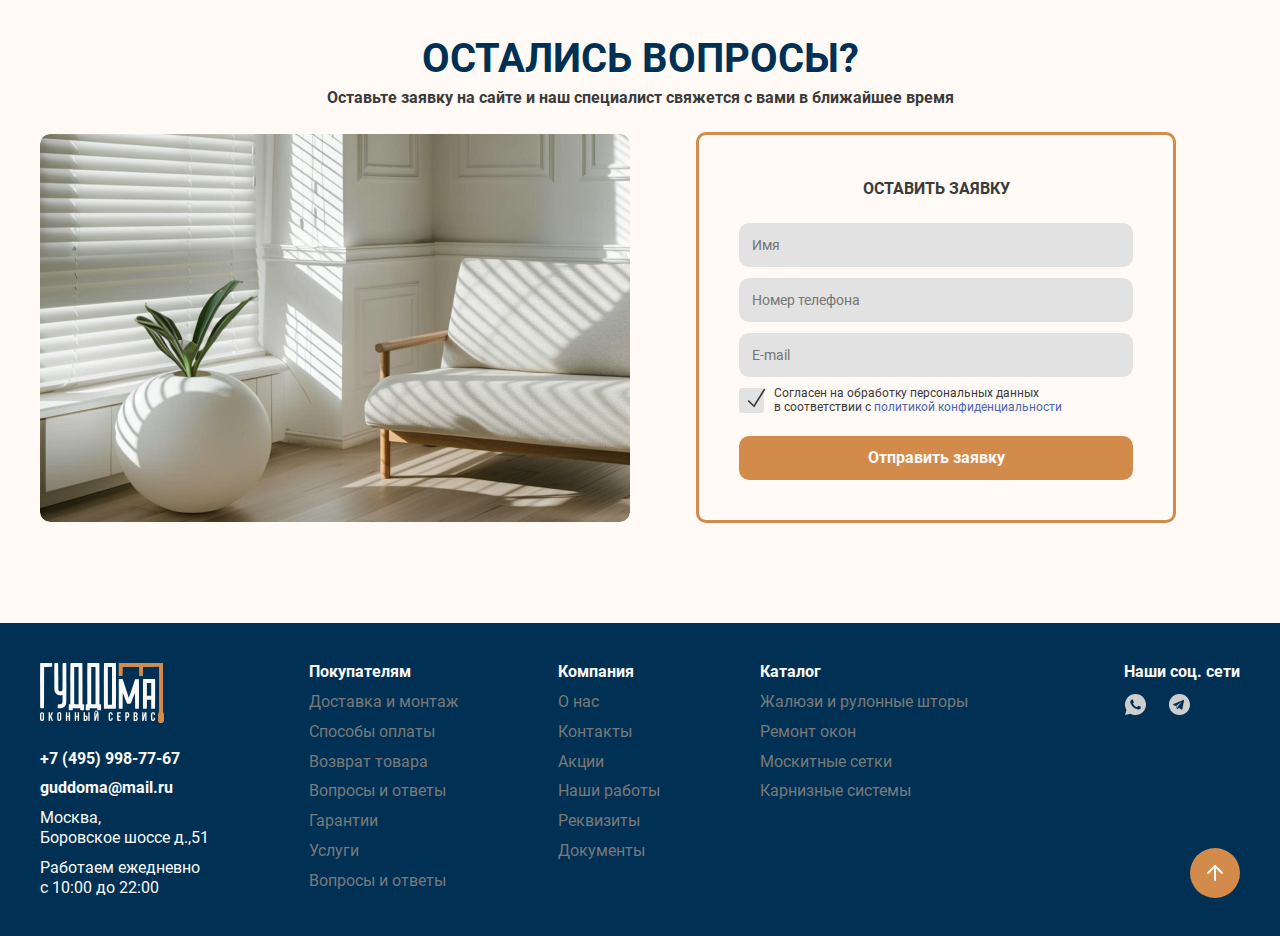
<file: pleatedBlinds.html>
<!doctype html>
<html lang="en">
<head>
    <meta charset="UTF-8">
    <meta name="viewport"
          content="width=device-width, user-scalable=no, initial-scale=1.0, maximum-scale=1.0, minimum-scale=1.0">
    <meta http-equiv="X-UA-Compatible" content="ie=edge">
    <title>Pleated Blinds</title>
    <link rel="stylesheet" href="style.css">
</head>
<body>
<div class="wrapper">
    <header>
        <div class="container">
            <div class="header-body">
                <div class="header-top G-align-end">
                    <a class="header-logo G-flex" href="index.html">
                        <img src="assets/images/logo.svg" alt="">
                    </a>

                    <nav class="header-top-menu menu ">
                        <ul class="top-menu-list G-align-center">
                            <li class="top-menu-item ">
                                <a class="top-menu-link G-align-center" href="catalog.html">
                                    <span>Каталог</span>
                                    <i class="icon icon-arrow-down"></i>
                                </a>

                                <ul class="catalog-sub-list menu-sub-list G-flex-column">
                                    <li class="catalog-sub-item ">
                                        <a class="catalog-sub-link main-menu-link " href="catalog.html">Catalog </a>
                                    </li>

                                    <li class="catalog-sub-item">
                                        <a class="catalog-sub-link main-menu-link " href="catalogJalousie.html">Catalog Jalousie</a>
                                    </li>


                                    <li class="catalog-sub-item">
                                        <a class="catalog-sub-link main-menu-link" href="catalogRepair.html">Catalog Repair</a>
                                    </li>
                                    <li class="catalog-sub-item">
                                        <a class="catalog-sub-link main-menu-link " href="automation.html">Catalog Mosquito Nets</a>
                                    </li>

                                    <li class="catalog-sub-item">
                                        <a class="catalog-sub-link main-menu-link " href="catalogCornices.html">Catalog Cornices</a>
                                    </li>
                                </ul>
                            </li>

                            <li class="top-menu-item ">
                                <a class="top-menu-link menu-link" href="">
                                    <span>Наши работы</span>
                                    <i class="icon icon-arrow-down"></i>
                                </a>

                                <ul class="catalog-sub-list menu-sub-list G-flex-column">
                                    <li class="catalog-sub-item ">
                                        <a class="catalog-sub-link main-menu-link " href="rollerBlinds.html">Roller Blinds </a>
                                    </li>

                                    <li class="catalog-sub-item">
                                        <a class="catalog-sub-link main-menu-link " href="zebraCurtains.html">Zebra Curtains</a>
                                    </li>


                                    <li class="catalog-sub-item">
                                        <a class="catalog-sub-link main-menu-link" href="horizontalBlinds.html">Horizontal Blinds</a>
                                    </li>
                                    <li class="catalog-sub-item">
                                        <a class="catalog-sub-link main-menu-link" href="verticalBlinds.html">Vertical Blinds</a>
                                    </li>

                                    <li class="catalog-sub-item">
                                        <a class="catalog-sub-link main-menu-link" href="pleatedBlinds.html">Pleated Blinds</a>
                                    </li>
                                    <li class="catalog-sub-item">
                                        <a class="catalog-sub-link main-menu-link" href="romanBlinds.html">Roman  Blinds</a>
                                    </li>
                                    <li class="catalog-sub-item">
                                        <a class="catalog-sub-link main-menu-link" href="automation.html">Automation</a>
                                    </li>
                                    <li class="catalog-sub-item ">
                                        <a class="catalog-sub-link main-menu-link " href="card.html">Card </a>
                                    </li>
                                </ul>

                            </li>
                            <li class="top-menu-item ">
                                <a class="top-menu-link menu-link" href="">
                                    <span>Контакты</span>
                                </a>
                            </li>

                            <li class="mobile-menu-item top-menu-item">
                                <a class="top-menu-link" href="">Сотрудничество</a>
                            </li>
                            <li class="mobile-menu-item top-menu-item">
                                <a class="top-menu-link" href="">О компании</a>
                            </li>
                            <li class="mobile-menu-item top-menu-item">
                                <a class="top-menu-link" href="">Доставка</a>
                            </li>
                            <li class="mobile-menu-item top-menu-item">
                                <a class="top-menu-link" href="">Оплата</a>
                            </li>
                            <li class="mobile-menu-item top-menu-item">
                                <a class="top-menu-link" href="">Акции</a>
                            </li>
                            <li class="mobile-menu-item top-menu-item">
                                <a class="top-menu-link" href="">Монтаж</a>
                            </li>

                        </ul>
                        <div class="header-mobile-actions G-flex-column">
                            <div class="header-contact G-align-center">
                                <i class="icon icon-contact"></i>
                                <div class="header-contact-phone">
                                    <a class="contact-phone-link" href="tel:+7(495)998-77-67">+7 (495) 998-77-67</a>
                                    <p class="contact-data">ежедневно с 10:00 до 22:00</p>
                                </div>
                            </div>
                            <div class="header-btn">
                                <button class="btn-gold">Бесплатная заявка на замер</button>
                            </div>
                        </div>

                    </nav>
                    <div class="header-actions G-flex">
                        <div class="header-contact G-align-center">
                            <i class="icon icon-contact"></i>
                            <div class="header-contact-phone">
                                <a class="contact-phone-link" href="tel:+7(495)998-77-67">+7 (495) 998-77-67</a>
                                <p class="contact-data">ежедневно с 10:00 до 22:00</p>
                            </div>
                        </div>

                        <div class="header-btn">
                            <button class="btn-gold">Бесплатная заявка на замер</button>
                        </div>
                    </div>

                    <div class="mobile-search">
                        <div class="mobile-search-block">
                            <label class=" header-search-label">
                                <input placeholder="Поиск товара на сайте" type="text">
                            </label>
                        </div>

                        <i class="icon icon-mobile-search"></i>

                    </div>
                    <div class="burger">
                        <span></span>
                    </div>

                </div>
                <div class="header-main G-align-center">
                    <nav class="header-main-menu">
                        <ul class="main-menu-list G-flex">
                            <li class="main-menu-item">
                                <a class="main-menu-link" href="">Сотрудничество</a>
                            </li>
                            <li class="main-menu-item">
                                <a class="main-menu-link" href="">О компании</a>
                            </li>
                            <li class="main-menu-item">
                                <a class="main-menu-link" href="">Доставка</a>
                            </li>
                            <li class="main-menu-item">
                                <a class="main-menu-link" href="">Оплата</a>
                            </li>
                            <li class="main-menu-item">
                                <a class="main-menu-link" href="">Акции</a>
                            </li>
                            <li class="main-menu-item">
                                <a class="main-menu-link" href="">Монтаж</a>
                            </li>
                        </ul>
                    </nav>

                    <div class="header-search">
                        <label class="header-search-label">
                            <input placeholder="Поиск товара на сайте" type="text">
                            <i class="icon icon-search"></i>
                        </label>
                    </div>
                </div>
            </div>
        </div>
    </header>

    <main>
        <section class="back-links-section G-align-center">
            <div class="container">
                <ul class="back-link-list G-align-center">
                    <li>
                        <a class="prev-link back-link" href="index.html">Главная</a>
                    </li>
                    <li class="link-indent">
                        /
                    </li>
                    <li>
                        <a class="prev-link back-link" href="catalog.html">Каталог</a>
                    </li>
                    <li class="link-indent">
                        /
                    </li>
                    <li>
                        <a class="prev-link back-link" href="catalogJalousie.html">Жалюзи и рулонные шторы</a>
                    </li>
                    <li class="link-indent">
                        /
                    </li>
                    <li>
                        <a class="next-link back-link" href="pleatedBlinds.html">Шторы плиссе</a>
                    </li>

                </ul>
            </div>
        </section>


        <section class="products-section">
            <div class="container">
                <div class="products-body G-flex">
                    <div class="products-categories">
                        <ul class="products-categories-list ">
                            <li class="products-categories-item ">
                                <a class="products-categories-link G-align-center" href="">
                                    <span>Рулонные шторы</span>
                                    <i class="icon product-arrow"></i>
                                </a>
                                <ul class="products-sub-list G-flex-column">
                                    <li class="products-sub-item">
                                        <a class="products-sub-link" href="">На створку окна</a>
                                    </li>
                                    <li class="products-sub-item">
                                        <a class="products-sub-gray-link" href="">Мини</a>
                                    </li>
                                    <li class="products-sub-item">
                                        <a class="products-sub-gray-link" href="">УНИ 1</a>
                                    </li>
                                    <li class="products-sub-item">
                                        <a class="products-sub-gray-link" href="">УНИ 2</a>
                                    </li>

                                    <li class="products-sub-item">
                                        <a class="products-sub-link" href="">На стену ,потолок, проём</a>
                                    </li>
                                    <li class="products-sub-item">
                                        <a class="products-sub-gray-link" href="">Стандарт</a>
                                    </li>
                                    <li class="products-sub-item">
                                        <a class="products-sub-gray-link" href="">Люкс</a>
                                    </li>
                                    <li class="products-sub-item">
                                        <a class="products-sub-gray-link" href="">Люкс в коробе</a>
                                    </li>
                                </ul>
                            </li>

                            <li class="products-categories-item ">
                                <a class="products-categories-link G-align-center" href="">
                                    <span>Шторы Зебра</span>
                                    <i class="icon product-arrow"></i>
                                </a>
                                <ul class="products-sub-list G-flex-column">
                                    <li class="products-sub-item">
                                        <a class="products-sub-link" href="">На створку окна</a>
                                    </li>
                                    <li class="products-sub-item">
                                        <a class="products-sub-link" href="">Мини зебра</a>
                                    </li>
                                    <li class="products-sub-item">
                                        <a class="products-sub-link" href="">УНИ 1 зебра</a>
                                    </li>
                                    <li class="products-sub-item">
                                        <a class="products-sub-link" href="">УНИ 2 зебра</a>
                                    </li>

                                    <li class="products-sub-item">
                                        <a class="products-sub-link" href="">На стену ,потолок, проём</a>
                                    </li>
                                    <li class="products-sub-item">
                                        <a class="products-sub-link" href="">Стандарт зебра</a>
                                    </li>
                                    <li class="products-sub-item">
                                        <a class="products-sub-link" href="">Люкс зебра</a>
                                    </li>
                                    <li class="products-sub-item">
                                        <a class="products-sub-link" href="">Люкс в коробе зебра</a>
                                    </li>
                                </ul>
                            </li>

                            <li class="products-categories-item ">
                                <a class="products-categories-link G-align-center" href="">
                                    <span>Горизонтальные жалюзи</span>
                                    <i class="icon product-arrow"></i>
                                </a>
                                <ul class="products-sub-list G-flex-column">
                                    <li class="products-sub-item">
                                        <a class="products-sub-link" href="">Горизонтальные алюминиевые</a>
                                    </li>
                                    <li class="products-sub-item">
                                        <a class="products-sub-link" href="">Горизонтальные деревянные</a>
                                    </li>
                                    <li class="products-sub-item">
                                        <a class="products-sub-link" href="">Горизонтальные кассетные</a>
                                    </li>

                                </ul>
                            </li>


                            <li class="products-categories-item ">
                                <a class="products-categories-link G-align-center" href="">
                                    <span>Вертикальные жалюзи</span>
                                    <i class="icon product-arrow"></i>
                                </a>
                                <ul class="products-sub-list G-flex-column">
                                    <li class="products-sub-item">
                                        <a class="products-sub-link" href="">Вертикальные тканевые</a>
                                    </li>
                                    <li class="products-sub-item">
                                        <a class="products-sub-link" href="">Вертикальные алюминиевые</a>
                                    </li>


                                </ul>
                            </li>


                            <li class="products-categories-item active">
                                <a class="products-categories-link G-align-center" href="">
                                    <span>Шторы плиссе</span>
                                </a>
                            </li>
                            <li class="products-categories-item">
                                <a class="products-categories-link G-align-center" href="">
                                    <span>Римские шторы</span>
                                </a>
                            </li>
                            <li class="products-categories-item">
                                <a class="products-categories-link G-align-center" href="">
                                    <span>Моторизация жалюзи <span
                                            class="desktop-text-wrap">и рулонных штор</span></span>
                                </a>
                            </li>
                        </ul>
                    </div>
                    <div class="products-list-cnt G-flex-column">
                        <div class="products-list-column">
                            <div class="products-list-header G-flex">
                                <button>Шторы плиссе</button>

                            </div>
                            <div class="products-list ">
                                <div class="products-item">
                                    <a href="card.html" class="products-item-img">
                                        <img src="assets/images/advantages1.png" alt="">
                                    </a>
                                    <div class="products-item-descr">
                                        <a href="card.html" class="products-item-name">шторы плиссе</a>
                                        <p class="products-item-text">Доступное и функциональное решение для окон —
                                            рулонные
                                            шторы, которые можно установить на каждую створку окна отдельно. Возможна
                                            установка без сверления. Максимальная ширина — 140 см.</p>
                                    </div>

                                    <div class="products-item-tools G-justify-between">
                                        <div class="products-item-prices">
                                            <p class="product-discount-price">5 436 ₽</p>
                                            <span class="product-real-price">7 756 ₽</span>
                                        </div>
                                        <button class="products-item-btn">Заказать</button>
                                    </div>
                                </div>
                                <div class="products-item">
                                    <a href="card.html" class="products-item-img">
                                        <img src="assets/images/ourWorks.png" alt="">
                                    </a>
                                    <div class="products-item-descr">
                                        <a href="card.html" class="products-item-name">шторы плиссе</a>
                                        <p class="products-item-text">
                                            Доступное и функциональное решение для окон — рулонные шторы, которые можно
                                            установить на каждую створку окна отдельно. Возможна установка без
                                            сверления.
                                            Максимальная ширина — 140 см.
                                        </p>
                                    </div>

                                    <div class="products-item-tools G-justify-between">
                                        <div class="products-item-prices">
                                            <p class="product-discount-price">5 436 ₽</p>
                                            <span class="product-real-price">7 756 ₽</span>
                                        </div>
                                        <button class="products-item-btn">Заказать</button>
                                    </div>
                                </div>
                                <div class="products-text-item">
                                    <h3 class="products-text-title">нашли дешевле? <span class="desktop-text-wrap">мы снизим цену!</span>
                                    </h3>
                                    <p class="products-text-sub">
                                        Сообщите нам и мы <span class="desktop-text-wrap">предложим цену лучше,</span>
                                        чем у конкурентов!
                                    </p>

                                    <div class="products-text-tools G-column-center">
                                        <button class="btn-gold">Бесплатная заявка на замер</button>
                                        <button class="btn-white">Посмотреть все акции</button>

                                    </div>

                                </div>
                            </div>
                        </div>


                        <div class="products-list-texts G-flex-column">
                            <p class="products-item-info">Наша компания, «Гуддом», непрерывно совершенствуется и
                                расширяет свои горизонты. Это становится возможным благодаря профессионализму наших
                                сотрудников и использованию передовых технологий.</p>
                            <p class="products-item-info">
                                Мы постоянно расширяем ассортимент товаров и услуг, привлекаем новых клиентов и
                                увеличиваем продажи. Наша работа отличается оперативностью и высоким качеством.
                            </p>
                        </div>


                    </div>
                </div>
            </div>
        </section>

        <section class="about-us-section block-average-cnt">
            <div class="container">
                <div class="about-us-body ">
                    <div class="product-services-list G-align-center">
                        <div class="services-item">
                            <div class="services-item-img G-flex">
                                <img src="assets/images/services4.svg" alt="">
                            </div>
                            <p class="services-item-text">
                                Бесплатный <span class="text-wrap">замер</span>
                            </p>
                        </div>
                        <div class="services-item">
                            <div class="services-item-img G-flex">
                                <img src="assets/images/services11.png" alt="">
                            </div>
                            <p class="services-item-text">
                                Изготовление
                                <span class="text-wrap">от 2 до 5 дней</span>
                            </p>
                        </div>
                        <div class="services-item">
                            <div class="services-item-img G-flex">
                                <img src="assets/images/services3.svg" alt="">
                            </div>
                            <p class="services-item-text">
                                Гарантия на <span class="text-wrap">товар 5 лет</span>
                            </p>
                        </div>
                        <div class="services-item">
                            <div class="services-item-img G-flex">
                                <img src="assets/images/services12.png" alt="">
                            </div>
                            <p class="services-item-text">
                                Бесплатная доставка <span class="text-wrap">в пределах МКАД</span>
                            </p>
                        </div>

                    </div>

                </div>
            </div>
        </section>

        <section class="about-us-section section">
            <div class="container">
                <div class="about-us-body ">

                    <div class="about-us-titles G-column-center">
                        <h2 class="block-title">
                            особенности штор плиссе
                        </h2>
                        <p class="product-about-sub-title">
                            Компания ГУДДОМ начала свою деятельность в 2003 году, когда рулонные шторы и жалюзи стали
                            только появляться на российском рынке. Мы сразу же завоевали доверие клиентов, предлагая
                            продукцию собственного производства.
                        </p>
                        <p class="product-about-sub-title">
                            Компания ГУДДОМ начала свою деятельность в 2003 году, когда рулонные шторы и жалюзи стали
                            только появляться на российском рынке. Мы сразу же завоевали доверие клиентов, предлагая
                            продукцию собственного производства.

                        </p>
                        <p class="product-about-sub-title">
                            Компания ГУДДОМ начала свою деятельность в 2003 году, когда рулонные шторы и жалюзи стали
                            только появляться на российском рынке. Мы сразу же завоевали доверие клиентов, предлагая
                            продукцию собственного производства.

                        </p>
                    </div>


                </div>
            </div>
        </section>


        <section class="order-section section">
            <div class="container">
                <div class="order-body ">
                    <h2 class="block-title">остались вопросы?</h2>
                    <p class="order-clue">Оставьте заявку на сайте и наш специалист свяжется с вами в ближайшее
                        время</p>


                    <div class="order-main-cnt block-small-cnt G-align-center">
                        <div class="order-picture">
                            <img src="assets/images/order.png" alt="">
                        </div>
                        <form class="order-form">
                            <h3 class="order-form-title">оставить заявку</h3>
                            <div class="order-form-inputs G-flex-column">
                                <label class="order-form-label">
                                    <input type="text" placeholder="Имя">
                                </label>
                                <label class="order-form-label">
                                    <input type="text" placeholder="Номер телефона">
                                </label>
                                <label class="order-form-label">
                                    <input type="text" placeholder="E-mail">
                                </label>
                            </div>
                            <div class="order-agree-block active G-align-center">
                                <div class="order-agree-icon">
                                    <i class="icon icon-check"></i>
                                </div>
                                <p class="order-agree-text">
                                    Согласен на обработку персональных данных
                                    <span class="desktop-text-wrap">в соответствии с <a class="order-confidentiality"
                                                                                        href="">политикой конфиденциальности</a></span>
                                </p>
                            </div>
                            <div class="order-submit G-center">
                                <button>Отправить заявку</button>
                            </div>
                        </form>
                    </div>

                </div>
            </div>
        </section>


    </main>

    <footer class="section">
        <div class="container">
            <div class="footer-body G-align-start">

                <div class="footer-menu-columns G-align-start">
                    <div class="footer-column">
                        <a class="footer-logo" href="">
                            <img src="assets/images/footerLogo.svg" alt="">
                        </a>
                        <div class="footer-contact G-flex-column">
                            <a class="contact-tools" href="tel:+7(495)998-77-67">+7 (495) 998-77-67</a>
                            <a class="contact-tools" href="mailto:guddoma@mail.ru">guddoma@mail.ru</a>
                            <div class="footer-location">
                                Москва,
                                <span class="text-wrap">Боровское шоссе д.,51</span>
                            </div>
                            <div class="footer-location">
                                Работаем ежедневно
                                <span class="text-wrap">с 10:00 до 22:00</span>
                            </div>
                        </div>
                    </div>

                    <div class="footer-column">
                        <ul class="footer-menu-list G-flex-column">
                            <li class="footer-column-title">Покупателям</li>
                            <li>
                                <a href="">Доставка и монтаж</a>
                            </li>
                            <li>
                                <a href="">Способы оплаты</a>
                            </li>
                            <li>
                                <a href="">Возврат товара</a>
                            </li>
                            <li>
                                <a href="">Вопросы и ответы</a>
                            </li>
                            <li>
                                <a href="">Гарантии</a>
                            </li>
                            <li>
                                <a href="">Услуги</a>
                            </li>
                            <li>
                                <a href="">Вопросы и ответы</a>
                            </li>
                        </ul>
                    </div>

                    <div class="footer-column">
                        <ul class="footer-menu-list G-flex-column">
                            <li class="footer-column-title">Компания</li>
                            <li>
                                <a href="">О нас</a>
                            </li>
                            <li>
                                <a href="">Контакты</a>
                            </li>
                            <li>
                                <a href="">Акции</a>
                            </li>
                            <li>
                                <a href="">Наши работы</a>
                            </li>
                            <li>
                                <a href="">Реквизиты</a>
                            </li>
                            <li>
                                <a href="">Документы</a>
                            </li>

                        </ul>
                    </div>

                    <div class="footer-column">
                        <ul class="footer-menu-list G-flex-column">
                            <li class="footer-column-title">Каталог</li>
                            <li>
                                <a href="">Жалюзи и рулонные шторы</a>
                            </li>
                            <li>
                                <a href="">Ремонт окон</a>
                            </li>
                            <li>
                                <a href="">Москитные сетки</a>
                            </li>
                            <li>
                                <a href="">Карнизные системы</a>
                            </li>

                        </ul>
                    </div>
                </div>
                <div class="footer-social-column G-flex-column">
                    <h2 class="our-social-title">Наши соц. сети</h2>
                    <div class="our-social-icons G-align-center">
                        <a target="_blank" class="our-social-icon" href="https://wa.me/1XXXXXXXXXX">
                            <img src="assets/images/wh.svg" alt="">
                        </a>
                        <a target="_blank" class="our-social-icon" href="https://t.me/+1XXXXXXX">
                            <img src="assets/images/telegram.svg" alt="">
                        </a>
                    </div>

                    <div class="footer-up">
                        <img src="assets/images/up.svg" alt="">
                    </div>

                </div>


            </div>
        </div>
    </footer>
</div>
<script src="assets/js/index.js"></script>
</body>
</html>
</file>
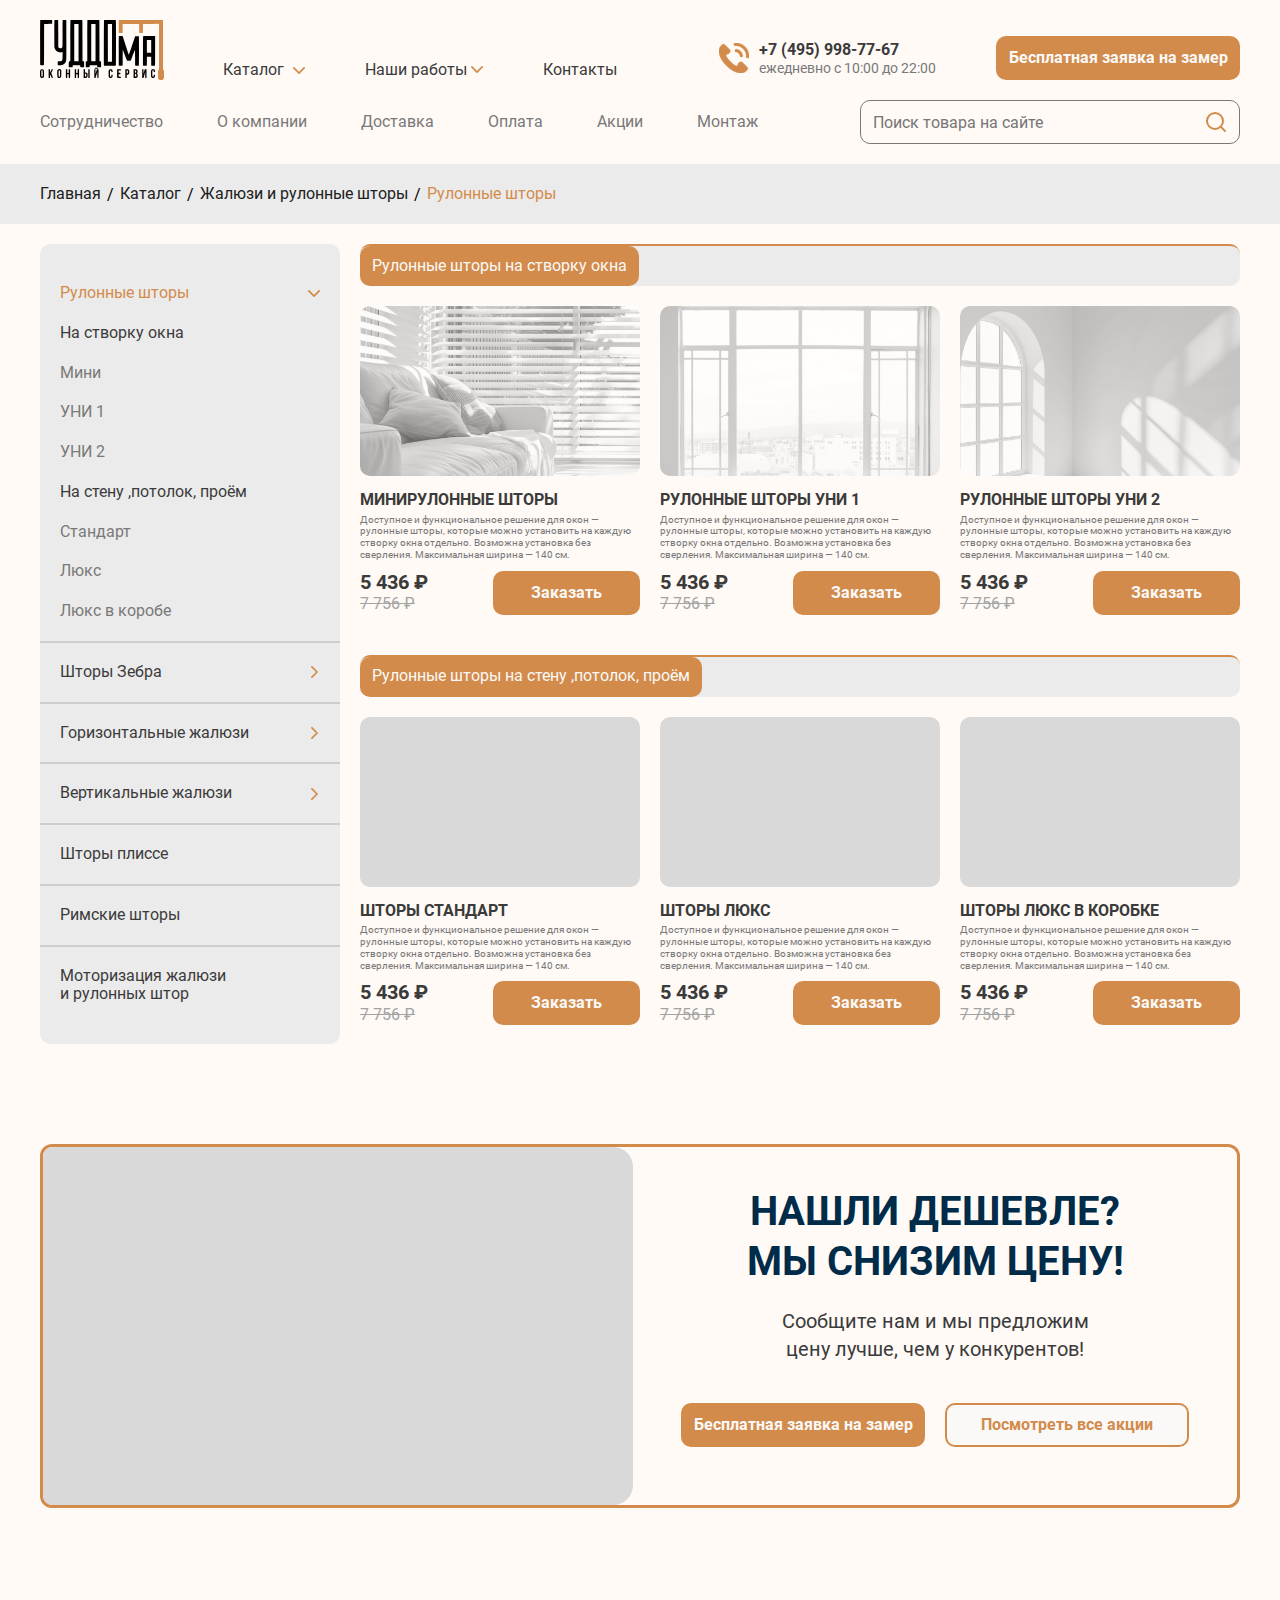
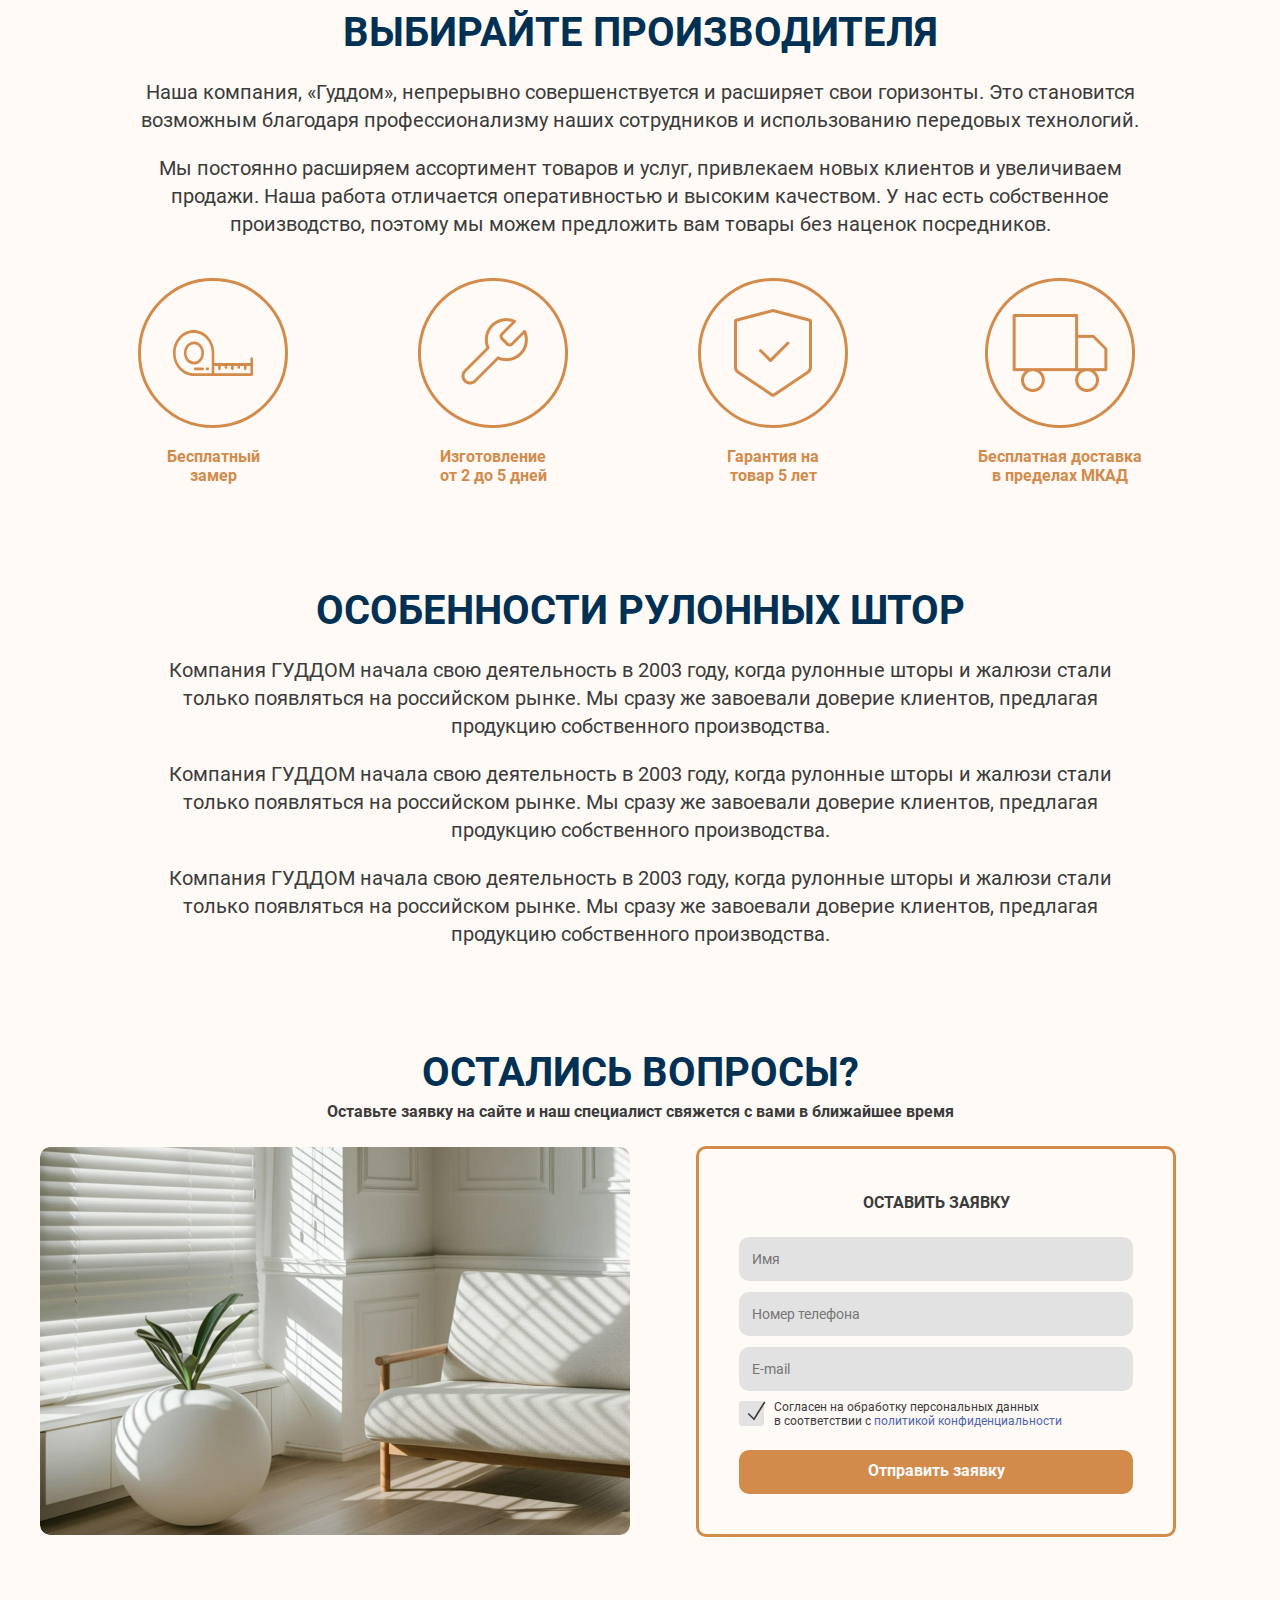
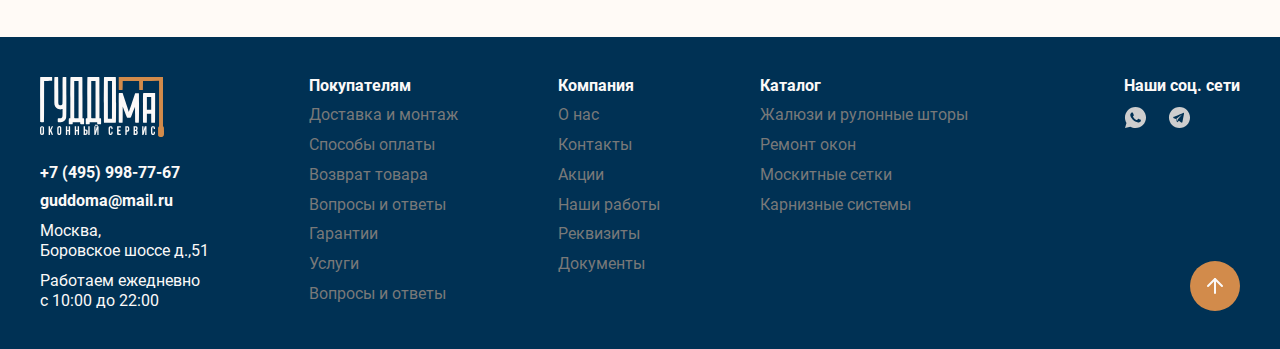
<file: rollerBlinds.html>
<!doctype html>
<html lang="en">
<head>
    <meta charset="UTF-8">
    <meta name="viewport"
          content="width=device-width, user-scalable=no, initial-scale=1.0, maximum-scale=1.0, minimum-scale=1.0">
    <meta http-equiv="X-UA-Compatible" content="ie=edge">
    <title>Roller Blinds</title>
    <link rel="stylesheet" href="style.css">
</head>
<body>
<div class="wrapper">
    <header>
        <div class="container">
            <div class="header-body">
                <div class="header-top G-align-end">
                    <a class="header-logo G-flex" href="index.html">
                        <img src="assets/images/logo.svg" alt="">
                    </a>

                    <nav class="header-top-menu menu ">
                        <ul class="top-menu-list G-align-center">
                            <li class="top-menu-item ">
                                <a class="top-menu-link G-align-center" href="catalog.html">
                                    <span>Каталог</span>
                                    <i class="icon icon-arrow-down"></i>
                                </a>

                                <ul class="catalog-sub-list menu-sub-list G-flex-column">
                                    <li class="catalog-sub-item ">
                                        <a class="catalog-sub-link main-menu-link " href="catalog.html">Catalog </a>
                                    </li>

                                    <li class="catalog-sub-item">
                                        <a class="catalog-sub-link main-menu-link " href="catalogJalousie.html">Catalog Jalousie</a>
                                    </li>


                                    <li class="catalog-sub-item">
                                        <a class="catalog-sub-link main-menu-link" href="catalogRepair.html">Catalog Repair</a>
                                    </li>
                                    <li class="catalog-sub-item">
                                        <a class="catalog-sub-link main-menu-link " href="automation.html">Catalog Mosquito Nets</a>
                                    </li>

                                    <li class="catalog-sub-item">
                                        <a class="catalog-sub-link main-menu-link " href="catalogCornices.html">Catalog Cornices</a>
                                    </li>
                                </ul>
                            </li>

                            <li class="top-menu-item ">
                                <a class="top-menu-link menu-link" href="">
                                    <span>Наши работы</span>
                                    <i class="icon icon-arrow-down"></i>
                                </a>

                                <ul class="catalog-sub-list menu-sub-list G-flex-column">
                                    <li class="catalog-sub-item ">
                                        <a class="catalog-sub-link main-menu-link " href="rollerBlinds.html">Roller Blinds </a>
                                    </li>

                                    <li class="catalog-sub-item">
                                        <a class="catalog-sub-link main-menu-link " href="zebraCurtains.html">Zebra Curtains</a>
                                    </li>


                                    <li class="catalog-sub-item">
                                        <a class="catalog-sub-link main-menu-link" href="horizontalBlinds.html">Horizontal Blinds</a>
                                    </li>
                                    <li class="catalog-sub-item">
                                        <a class="catalog-sub-link main-menu-link" href="verticalBlinds.html">Vertical Blinds</a>
                                    </li>

                                    <li class="catalog-sub-item">
                                        <a class="catalog-sub-link main-menu-link" href="pleatedBlinds.html">Pleated Blinds</a>
                                    </li>
                                    <li class="catalog-sub-item">
                                        <a class="catalog-sub-link main-menu-link" href="romanBlinds.html">Roman  Blinds</a>
                                    </li>
                                    <li class="catalog-sub-item">
                                        <a class="catalog-sub-link main-menu-link" href="automation.html">Automation</a>
                                    </li>
                                    <li class="catalog-sub-item ">
                                        <a class="catalog-sub-link main-menu-link " href="card.html">Card </a>
                                    </li>
                                </ul>

                            </li>
                            <li class="top-menu-item ">
                                <a class="top-menu-link menu-link" href="">
                                    <span>Контакты</span>
                                </a>
                            </li>

                            <li class="mobile-menu-item top-menu-item">
                                <a class="top-menu-link" href="">Сотрудничество</a>
                            </li>
                            <li class="mobile-menu-item top-menu-item">
                                <a class="top-menu-link" href="">О компании</a>
                            </li>
                            <li class="mobile-menu-item top-menu-item">
                                <a class="top-menu-link" href="">Доставка</a>
                            </li>
                            <li class="mobile-menu-item top-menu-item">
                                <a class="top-menu-link" href="">Оплата</a>
                            </li>
                            <li class="mobile-menu-item top-menu-item">
                                <a class="top-menu-link" href="">Акции</a>
                            </li>
                            <li class="mobile-menu-item top-menu-item">
                                <a class="top-menu-link" href="">Монтаж</a>
                            </li>

                        </ul>
                        <div class="header-mobile-actions G-flex-column">
                            <div class="header-contact G-align-center">
                                <i class="icon icon-contact"></i>
                                <div class="header-contact-phone">
                                    <a class="contact-phone-link" href="tel:+7(495)998-77-67">+7 (495) 998-77-67</a>
                                    <p class="contact-data">ежедневно с 10:00 до 22:00</p>
                                </div>
                            </div>
                            <div class="header-btn">
                                <button class="btn-gold">Бесплатная заявка на замер</button>
                            </div>
                        </div>

                    </nav>
                    <div class="header-actions G-flex">
                        <div class="header-contact G-align-center">
                            <i class="icon icon-contact"></i>
                            <div class="header-contact-phone">
                                <a class="contact-phone-link" href="tel:+7(495)998-77-67">+7 (495) 998-77-67</a>
                                <p class="contact-data">ежедневно с 10:00 до 22:00</p>
                            </div>
                        </div>

                        <div class="header-btn">
                            <button class="btn-gold">Бесплатная заявка на замер</button>
                        </div>
                    </div>

                    <div class="mobile-search">
                        <div class="mobile-search-block">
                            <label class=" header-search-label">
                                <input placeholder="Поиск товара на сайте" type="text">
                            </label>
                        </div>

                        <i class="icon icon-mobile-search"></i>

                    </div>
                    <div class="burger">
                        <span></span>
                    </div>

                </div>
                <div class="header-main G-align-center">
                    <nav class="header-main-menu">
                        <ul class="main-menu-list G-flex">
                            <li class="main-menu-item">
                                <a class="main-menu-link" href="">Сотрудничество</a>
                            </li>
                            <li class="main-menu-item">
                                <a class="main-menu-link" href="">О компании</a>
                            </li>
                            <li class="main-menu-item">
                                <a class="main-menu-link" href="">Доставка</a>
                            </li>
                            <li class="main-menu-item">
                                <a class="main-menu-link" href="">Оплата</a>
                            </li>
                            <li class="main-menu-item">
                                <a class="main-menu-link" href="">Акции</a>
                            </li>
                            <li class="main-menu-item">
                                <a class="main-menu-link" href="">Монтаж</a>
                            </li>
                        </ul>
                    </nav>

                    <div class="header-search">
                        <label class="header-search-label">
                            <input placeholder="Поиск товара на сайте" type="text">
                            <i class="icon icon-search"></i>
                        </label>
                    </div>
                </div>
            </div>
        </div>
    </header>

    <main>
        <section class="back-links-section G-align-center">
            <div class="container">
                <ul class="back-link-list G-align-center">
                    <li>
                        <a class="prev-link back-link" href="index.html">Главная</a>
                    </li>
                    <li class="link-indent">
                        /
                    </li>
                    <li>
                        <a class="prev-link back-link" href="catalog.html">Каталог</a>
                    </li>
                    <li class="link-indent">
                        /
                    </li>
                    <li>
                        <a class="prev-link back-link" href="catalogJalousie.html">Жалюзи и рулонные шторы</a>
                    </li>
                    <li class="link-indent">
                        /
                    </li>
                    <li>
                        <a class="next-link back-link" href="catalogCornices.html">Рулонные шторы</a>
                    </li>

                </ul>
            </div>
        </section>


        <section class="products-section">
            <div class="container">
                <div class="products-body G-flex">
                    <div class="products-categories">
                        <ul class="products-categories-list ">
                            <li class="products-categories-item active">
                                <a class="products-categories-link G-align-center" href="">
                                    <span>Рулонные шторы</span>
                                    <i class="icon product-arrow"></i>
                                </a>
                                <ul class="products-sub-list G-flex-column">
                                    <li class="products-sub-item">
                                        <a class="products-sub-link" href="">На створку окна</a>
                                    </li>
                                    <li class="products-sub-item">
                                        <a class="products-sub-gray-link" href="">Мини</a>
                                    </li>
                                    <li class="products-sub-item">
                                        <a class="products-sub-gray-link" href="">УНИ 1</a>
                                    </li>
                                    <li class="products-sub-item">
                                        <a class="products-sub-gray-link" href="">УНИ 2</a>
                                    </li>

                                    <li class="products-sub-item">
                                        <a class="products-sub-link" href="">На стену ,потолок, проём</a>
                                    </li>
                                    <li class="products-sub-item">
                                        <a class="products-sub-gray-link" href="">Стандарт</a>
                                    </li>
                                    <li class="products-sub-item">
                                        <a class="products-sub-gray-link" href="">Люкс</a>
                                    </li>
                                    <li class="products-sub-item">
                                        <a class="products-sub-gray-link" href="">Люкс в коробе</a>
                                    </li>
                                </ul>
                            </li>

                            <li class="products-categories-item">
                                <a class="products-categories-link G-align-center" href="">
                                    <span>Шторы Зебра</span>
                                    <i class="icon product-arrow"></i>
                                </a>
                                <ul class="products-sub-list G-flex-column">
                                    <li class="products-sub-item">
                                        <a class="products-sub-link" href="">На створку окна</a>
                                    </li>
                                    <li class="products-sub-item">
                                        <a class="products-sub-link" href="">Мини зебра</a>
                                    </li>
                                    <li class="products-sub-item">
                                        <a class="products-sub-link" href="">УНИ 1 зебра</a>
                                    </li>
                                    <li class="products-sub-item">
                                        <a class="products-sub-link" href="">УНИ 2 зебра</a>
                                    </li>

                                    <li class="products-sub-item">
                                        <a class="products-sub-link" href="">На стену ,потолок, проём</a>
                                    </li>
                                    <li class="products-sub-item">
                                        <a class="products-sub-link" href="">Стандарт зебра</a>
                                    </li>
                                    <li class="products-sub-item">
                                        <a class="products-sub-link" href="">Люкс зебра</a>
                                    </li>
                                    <li class="products-sub-item">
                                        <a class="products-sub-link" href="">Люкс в коробе зебра</a>
                                    </li>
                                </ul>
                            </li>

                            <li class="products-categories-item">
                                <a class="products-categories-link G-align-center" href="">
                                    <span>Горизонтальные жалюзи</span>
                                    <i class="icon product-arrow"></i>
                                </a>
                                <ul class="products-sub-list G-flex-column">
                                    <li class="products-sub-item">
                                        <a class="products-sub-link" href="">Горизонтальные алюминиевые</a>
                                    </li>
                                    <li class="products-sub-item">
                                        <a class="products-sub-link" href="">Горизонтальные деревянные</a>
                                    </li>
                                    <li class="products-sub-item">
                                        <a class="products-sub-link" href="">Горизонтальные кассетные</a>
                                    </li>

                                </ul>
                            </li>


                            <li class="products-categories-item">
                                <a class="products-categories-link G-align-center" href="">
                                    <span>Вертикальные жалюзи</span>
                                    <i class="icon product-arrow"></i>
                                </a>
                                <ul class="products-sub-list G-flex-column">
                                    <li class="products-sub-item">
                                        <a class="products-sub-link" href="">Вертикальные тканевые</a>
                                    </li>
                                    <li class="products-sub-item">
                                        <a class="products-sub-link" href="">Вертикальные алюминиевые</a>
                                    </li>


                                </ul>
                            </li>


                            <li class="products-categories-item">
                                <a class="products-categories-link G-align-center" href="">
                                    <span>Шторы плиссе</span>
                                </a>
                            </li>
                            <li class="products-categories-item">
                                <a class="products-categories-link G-align-center" href="">
                                    <span>Римские шторы</span>
                                </a>
                            </li>
                            <li class="products-categories-item">
                                <a class="products-categories-link G-align-center" href="">
                                    <span>Моторизация жалюзи <span
                                            class="desktop-text-wrap">и рулонных штор</span></span>
                                </a>
                            </li>
                        </ul>
                    </div>
                    <div class="products-list-cnt G-flex-column">

                        <div class="products-list-column">
                            <div class="products-list-header G-flex">
                                <button>Рулонные шторы на створку окна</button>

                            </div>
                            <div class="products-list ">
                                <div class="products-item">
                                    <a href="card.html" class="products-item-img">
                                        <img src="assets/images/advantages1.png" alt="">
                                    </a>
                                    <div class="products-item-descr">
                                        <a href="card.html" class="products-item-name">минирулонные шторы</a>
                                        <p class="products-item-text">Доступное и функциональное решение для окон —
                                            рулонные
                                            шторы, которые можно установить на каждую створку окна отдельно. Возможна
                                            установка без сверления. Максимальная ширина — 140 см.</p>
                                    </div>

                                    <div class="products-item-tools G-justify-between">
                                        <div class="products-item-prices">
                                            <p class="product-discount-price">5 436 ₽</p>
                                            <span class="product-real-price">7 756 ₽</span>
                                        </div>
                                        <button class="products-item-btn">Заказать</button>
                                    </div>
                                </div>
                                <div class="products-item">
                                    <a href="card.html" class="products-item-img">
                                        <img src="assets/images/advantages2.png" alt="">
                                    </a>
                                    <div class="products-item-descr">
                                        <a href="card.html" class="products-item-name">рулонные шторы уни 1</a>
                                        <p class="products-item-text">
                                            Доступное и функциональное решение для окон — рулонные шторы, которые можно
                                            установить на каждую створку окна отдельно. Возможна установка без
                                            сверления.
                                            Максимальная ширина — 140 см.
                                        </p>
                                    </div>

                                    <div class="products-item-tools G-justify-between">
                                        <div class="products-item-prices">
                                            <p class="product-discount-price">5 436 ₽</p>
                                            <span class="product-real-price">7 756 ₽</span>
                                        </div>
                                        <button class="products-item-btn">Заказать</button>
                                    </div>
                                </div>
                                <div class="products-item">
                                    <a href="card.html" class="products-item-img">
                                        <img src="assets/images/advantages3.png" alt="">
                                    </a>
                                    <div class="products-item-descr">
                                        <a href="card.html" class="products-item-name">рулонные шторы уни 2</a>
                                        <p class="products-item-text">
                                            Доступное и функциональное решение для окон — рулонные шторы, которые можно
                                            установить на каждую створку окна отдельно. Возможна установка без
                                            сверления.
                                            Максимальная ширина — 140 см.
                                        </p>
                                    </div>

                                    <div class="products-item-tools G-justify-between">
                                        <div class="products-item-prices">
                                            <p class="product-discount-price">5 436 ₽</p>
                                            <span class="product-real-price">7 756 ₽</span>
                                        </div>
                                        <button class="products-item-btn">Заказать</button>
                                    </div>
                                </div>
                            </div>
                        </div>


                        <div class="products-list-column">
                            <div class="products-list-header G-flex">
                                <button>Рулонные шторы на стену ,потолок, проём</button>
                            </div>
                            <div class="products-list ">
                                <div class="products-item">
                                    <a href="card.html" class="products-item-img">
                                        <img src="assets/images/ourWorks.png" alt="">
                                    </a>
                                    <div class="products-item-descr">
                                        <a href="card.html" class="products-item-name">шторы стандарт</a>
                                        <p class="products-item-text">
                                            Доступное и функциональное решение для окон — рулонные шторы, которые можно
                                            установить на каждую створку окна отдельно. Возможна установка без
                                            сверления. Максимальная ширина — 140 см.</p>
                                    </div>

                                    <div class="products-item-tools G-justify-between">
                                        <div class="products-item-prices">
                                            <p class="product-discount-price">5 436 ₽</p>
                                            <span class="product-real-price">7 756 ₽</span>
                                        </div>
                                        <button class="products-item-btn">Заказать</button>
                                    </div>
                                </div>
                                <div class="products-item">
                                    <a href="card.html" class="products-item-img">
                                        <img src="assets/images/ourWorks.png" alt="">
                                    </a>
                                    <div class="products-item-descr">
                                        <a href="card.html" class="products-item-name">шторы люкс</a>
                                        <p class="products-item-text">
                                            Доступное и функциональное решение для окон — рулонные шторы, которые можно
                                            установить на каждую створку окна отдельно. Возможна установка без
                                            сверления. Максимальная ширина — 140 см.
                                        </p>
                                    </div>

                                    <div class="products-item-tools G-justify-between">
                                        <div class="products-item-prices">
                                            <p class="product-discount-price">5 436 ₽</p>
                                            <span class="product-real-price">7 756 ₽</span>
                                        </div>
                                        <button class="products-item-btn">Заказать</button>
                                    </div>
                                </div>
                                <div class="products-item">
                                    <a href="card.html" class="products-item-img">
                                        <img src="assets/images/ourWorks.png" alt="">
                                    </a>
                                    <div class="products-item-descr">
                                        <a href="card.html" class="products-item-name">шторы люкс в коробке</a>
                                        <p class="products-item-text">
                                            Доступное и функциональное решение для окон — рулонные шторы, которые можно
                                            установить на каждую створку окна отдельно. Возможна установка без
                                            сверления. Максимальная ширина — 140 см.
                                        </p>
                                    </div>

                                    <div class="products-item-tools G-justify-between">
                                        <div class="products-item-prices">
                                            <p class="product-discount-price">5 436 ₽</p>
                                            <span class="product-real-price">7 756 ₽</span>
                                        </div>
                                        <button class="products-item-btn">Заказать</button>
                                    </div>
                                </div>
                            </div>
                        </div>


                    </div>
                </div>
            </div>
        </section>


        <section class="discount-section section">
            <div class="container">
                <div class="discount-body G-flex">
                    <div class="discount-product-picture G-flex">
                        <img src="assets/images/ourWorks.png" alt="">
                    </div>
                    <div class="discount-description ">
                        <div class="discount-descr-titles">
                            <div class="discount-sub-titles">
                                <h4 class="discount-product-title">нашли дешевле? <span class="desktop-text-wrap">мы снизим цену!</span>
                                </h4>
                                <p>
                                    Сообщите нам и мы предложим
                                    <span class="desktop-text-wrap">цену лучше, чем у конкурентов!</span>
                                </p>
                            </div>
                        </div>
                        <div class="discount-buttons G-center">
                            <button class="btn-gold">Бесплатная заявка на замер</button>
                            <button class="btn-white">Посмотреть все акции</button>
                        </div>


                    </div>

                </div>
            </div>
        </section>


        <section class="about-us-section section">
            <div class="container">
                <div class="about-us-body ">

                    <div class="about-us-titles G-column-center">
                        <h2 class="block-title">
                            выбирайте производителя
                        </h2>
                        <p class="product-about-sub-title">
                            Наша компания, «Гуддом», непрерывно совершенствуется и расширяет свои горизонты. Это
                            становится возможным благодаря профессионализму наших сотрудников и использованию передовых
                            технологий.
                        </p>
                        <p class="product-about-sub-title">
                            Мы постоянно расширяем ассортимент товаров и услуг, привлекаем новых клиентов и увеличиваем
                            продажи. Наша работа отличается оперативностью и высоким качеством. У нас есть собственное
                            производство, поэтому мы можем предложить вам товары без наценок посредников.

                        </p>
                    </div>

                    <div class="product-services-list G-align-center">
                        <div class="services-item">
                            <div class="services-item-img G-flex">
                                <img src="assets/images/services4.svg" alt="">
                            </div>
                            <p class="services-item-text">
                                Бесплатный <span class="text-wrap">замер</span>
                            </p>
                        </div>
                        <div class="services-item">
                            <div class="services-item-img G-flex">
                                <img src="assets/images/services11.png" alt="">
                            </div>
                            <p class="services-item-text">
                                Изготовление
                                <span class="text-wrap">от 2 до 5 дней</span>
                            </p>
                        </div>
                        <div class="services-item">
                            <div class="services-item-img G-flex">
                                <img src="assets/images/services3.svg" alt="">
                            </div>
                            <p class="services-item-text">
                                Гарантия на <span class="text-wrap">товар 5 лет</span>
                            </p>
                        </div>
                        <div class="services-item">
                            <div class="services-item-img G-flex">
                                <img src="assets/images/services12.png" alt="">
                            </div>
                            <p class="services-item-text">
                                Бесплатная доставка <span class="text-wrap">в пределах МКАД</span>
                            </p>
                        </div>

                    </div>

                </div>
            </div>
        </section>


        <section class="about-us-section section">
            <div class="container">
                <div class="about-us-body ">

                    <div class="about-us-titles G-column-center">
                        <h2 class="block-title">
                            особенности РУЛОННЫх ШТОР
                        </h2>
                        <p class="product-about-sub-title">
                            Компания ГУДДОМ начала свою деятельность в 2003 году, когда рулонные шторы и жалюзи стали
                            только появляться на российском рынке. Мы сразу же завоевали доверие клиентов, предлагая
                            продукцию собственного производства.
                        </p>
                        <p class="product-about-sub-title">
                            Компания ГУДДОМ начала свою деятельность в 2003 году, когда рулонные шторы и жалюзи стали
                            только появляться на российском рынке. Мы сразу же завоевали доверие клиентов, предлагая
                            продукцию собственного производства.

                        </p>
                        <p class="product-about-sub-title">
                            Компания ГУДДОМ начала свою деятельность в 2003 году, когда рулонные шторы и жалюзи стали
                            только появляться на российском рынке. Мы сразу же завоевали доверие клиентов, предлагая
                            продукцию собственного производства.

                        </p>
                    </div>


                </div>
            </div>
        </section>

        <section class="order-section section">
            <div class="container">
                <div class="order-body ">
                    <h2 class="block-title">остались вопросы?</h2>
                    <p class="order-clue">Оставьте заявку на сайте и наш специалист свяжется с вами в ближайшее
                        время</p>


                    <div class="order-main-cnt block-small-cnt G-align-center">
                        <div class="order-picture">
                            <img src="assets/images/order.png" alt="">
                        </div>
                        <form class="order-form">
                            <h3 class="order-form-title">оставить заявку</h3>
                            <div class="order-form-inputs G-flex-column">
                                <label class="order-form-label">
                                    <input type="text" placeholder="Имя">
                                </label>
                                <label class="order-form-label">
                                    <input type="text" placeholder="Номер телефона">
                                </label>
                                <label class="order-form-label">
                                    <input type="text" placeholder="E-mail">
                                </label>
                            </div>
                            <div class="order-agree-block active G-align-center">
                                <div class="order-agree-icon">
                                    <i class="icon icon-check"></i>
                                </div>
                                <p class="order-agree-text">
                                    Согласен на обработку персональных данных
                                    <span class="desktop-text-wrap">в соответствии с <a class="order-confidentiality"
                                                                                        href="">политикой конфиденциальности</a></span>
                                </p>
                            </div>
                            <div class="order-submit G-center">
                                <button>Отправить заявку</button>
                            </div>
                        </form>
                    </div>

                </div>
            </div>
        </section>


    </main>

    <footer class="section">
        <div class="container">
            <div class="footer-body G-align-start">

                <div class="footer-menu-columns G-align-start">
                    <div class="footer-column">
                        <a class="footer-logo" href="">
                            <img src="assets/images/footerLogo.svg" alt="">
                        </a>
                        <div class="footer-contact G-flex-column">
                            <a class="contact-tools" href="tel:+7(495)998-77-67">+7 (495) 998-77-67</a>
                            <a class="contact-tools" href="mailto:guddoma@mail.ru">guddoma@mail.ru</a>
                            <div class="footer-location">
                                Москва,
                                <span class="text-wrap">Боровское шоссе д.,51</span>
                            </div>
                            <div class="footer-location">
                                Работаем ежедневно
                                <span class="text-wrap">с 10:00 до 22:00</span>
                            </div>
                        </div>
                    </div>

                    <div class="footer-column">
                        <ul class="footer-menu-list G-flex-column">
                            <li class="footer-column-title">Покупателям</li>
                            <li>
                                <a href="">Доставка и монтаж</a>
                            </li>
                            <li>
                                <a href="">Способы оплаты</a>
                            </li>
                            <li>
                                <a href="">Возврат товара</a>
                            </li>
                            <li>
                                <a href="">Вопросы и ответы</a>
                            </li>
                            <li>
                                <a href="">Гарантии</a>
                            </li>
                            <li>
                                <a href="">Услуги</a>
                            </li>
                            <li>
                                <a href="">Вопросы и ответы</a>
                            </li>
                        </ul>
                    </div>

                    <div class="footer-column">
                        <ul class="footer-menu-list G-flex-column">
                            <li class="footer-column-title">Компания</li>
                            <li>
                                <a href="">О нас</a>
                            </li>
                            <li>
                                <a href="">Контакты</a>
                            </li>
                            <li>
                                <a href="">Акции</a>
                            </li>
                            <li>
                                <a href="">Наши работы</a>
                            </li>
                            <li>
                                <a href="">Реквизиты</a>
                            </li>
                            <li>
                                <a href="">Документы</a>
                            </li>

                        </ul>
                    </div>

                    <div class="footer-column">
                        <ul class="footer-menu-list G-flex-column">
                            <li class="footer-column-title">Каталог</li>
                            <li>
                                <a href="">Жалюзи и рулонные шторы</a>
                            </li>
                            <li>
                                <a href="">Ремонт окон</a>
                            </li>
                            <li>
                                <a href="">Москитные сетки</a>
                            </li>
                            <li>
                                <a href="">Карнизные системы</a>
                            </li>

                        </ul>
                    </div>
                </div>
                <div class="footer-social-column G-flex-column">
                    <h2 class="our-social-title">Наши соц. сети</h2>
                    <div class="our-social-icons G-align-center">
                        <a target="_blank" class="our-social-icon" href="https://wa.me/1XXXXXXXXXX">
                            <img src="assets/images/wh.svg" alt="">
                        </a>
                        <a target="_blank" class="our-social-icon" href="https://t.me/+1XXXXXXX">
                            <img src="assets/images/telegram.svg" alt="">
                        </a>
                    </div>

                    <div class="footer-up">
                        <img src="assets/images/up.svg" alt="">
                    </div>

                </div>


            </div>
        </div>
    </footer>
</div>
<script src="assets/js/index.js"></script>
</body>
</html>
</file>
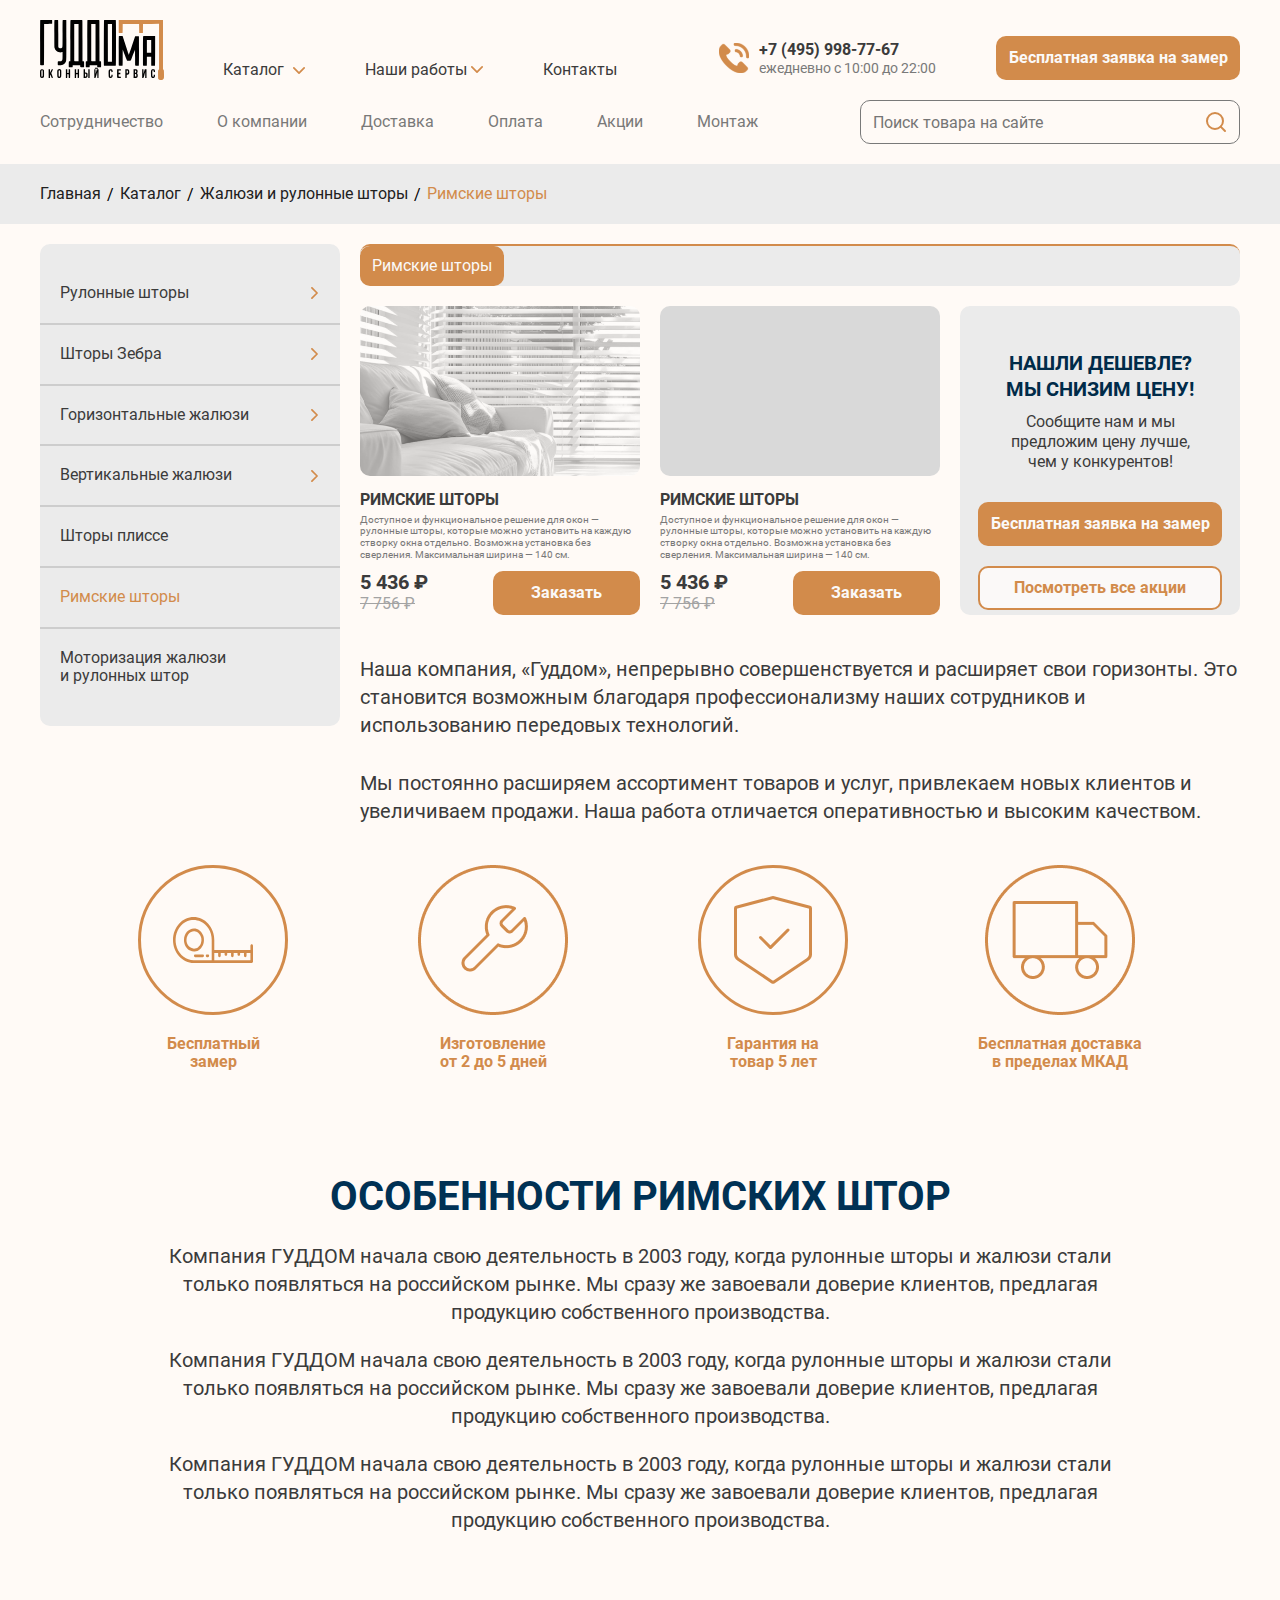
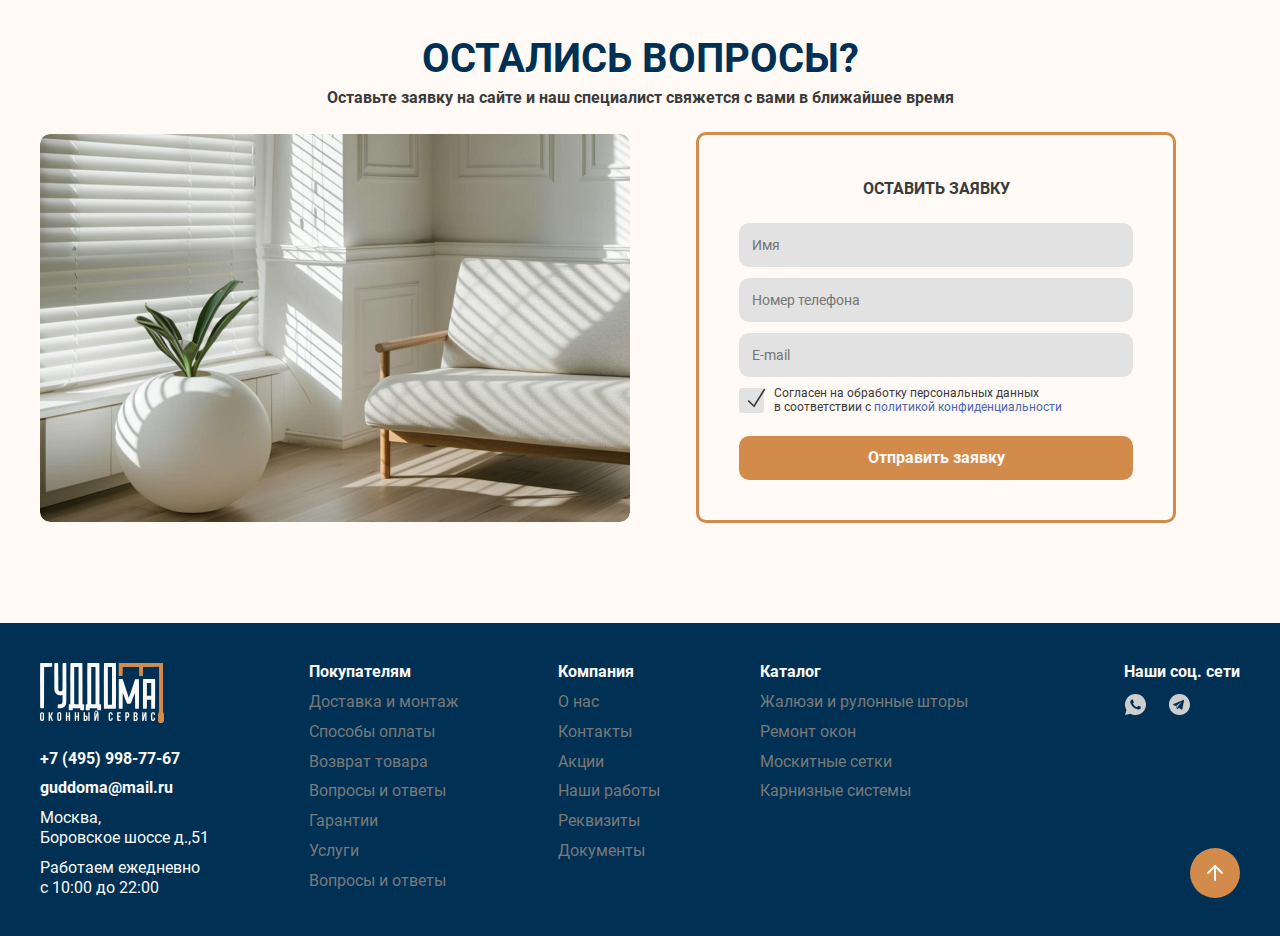
<file: romanBlinds.html>
<!doctype html>
<html lang="en">
<head>
    <meta charset="UTF-8">
    <meta name="viewport"
          content="width=device-width, user-scalable=no, initial-scale=1.0, maximum-scale=1.0, minimum-scale=1.0">
    <meta http-equiv="X-UA-Compatible" content="ie=edge">
    <title>Roman blinds</title>
    <link rel="stylesheet" href="style.css">
</head>
<body>
<div class="wrapper">
    <header>
        <div class="container">
            <div class="header-body">
                <div class="header-top G-align-end">
                    <a class="header-logo G-flex" href="index.html">
                        <img src="assets/images/logo.svg" alt="">
                    </a>

                    <nav class="header-top-menu menu ">
                        <ul class="top-menu-list G-align-center">
                            <li class="top-menu-item ">
                                <a class="top-menu-link G-align-center" href="catalog.html">
                                    <span>Каталог</span>
                                    <i class="icon icon-arrow-down"></i>
                                </a>

                                <ul class="catalog-sub-list menu-sub-list G-flex-column">
                                    <li class="catalog-sub-item ">
                                        <a class="catalog-sub-link main-menu-link " href="catalog.html">Catalog </a>
                                    </li>

                                    <li class="catalog-sub-item">
                                        <a class="catalog-sub-link main-menu-link " href="catalogJalousie.html">Catalog Jalousie</a>
                                    </li>


                                    <li class="catalog-sub-item">
                                        <a class="catalog-sub-link main-menu-link" href="catalogRepair.html">Catalog Repair</a>
                                    </li>
                                    <li class="catalog-sub-item">
                                        <a class="catalog-sub-link main-menu-link " href="automation.html">Catalog Mosquito Nets</a>
                                    </li>

                                    <li class="catalog-sub-item">
                                        <a class="catalog-sub-link main-menu-link " href="catalogCornices.html">Catalog Cornices</a>
                                    </li>
                                </ul>
                            </li>

                            <li class="top-menu-item ">
                                <a class="top-menu-link menu-link" href="">
                                    <span>Наши работы</span>
                                    <i class="icon icon-arrow-down"></i>
                                </a>

                                <ul class="catalog-sub-list menu-sub-list G-flex-column">
                                    <li class="catalog-sub-item ">
                                        <a class="catalog-sub-link main-menu-link " href="rollerBlinds.html">Roller Blinds </a>
                                    </li>

                                    <li class="catalog-sub-item">
                                        <a class="catalog-sub-link main-menu-link " href="zebraCurtains.html">Zebra Curtains</a>
                                    </li>


                                    <li class="catalog-sub-item">
                                        <a class="catalog-sub-link main-menu-link" href="horizontalBlinds.html">Horizontal Blinds</a>
                                    </li>
                                    <li class="catalog-sub-item">
                                        <a class="catalog-sub-link main-menu-link" href="verticalBlinds.html">Vertical Blinds</a>
                                    </li>

                                    <li class="catalog-sub-item">
                                        <a class="catalog-sub-link main-menu-link" href="pleatedBlinds.html">Pleated Blinds</a>
                                    </li>
                                    <li class="catalog-sub-item">
                                        <a class="catalog-sub-link main-menu-link" href="romanBlinds.html">Roman  Blinds</a>
                                    </li>
                                    <li class="catalog-sub-item">
                                        <a class="catalog-sub-link main-menu-link" href="automation.html">Automation</a>
                                    </li>
                                    <li class="catalog-sub-item ">
                                        <a class="catalog-sub-link main-menu-link " href="card.html">Card </a>
                                    </li>
                                </ul>

                            </li>
                            <li class="top-menu-item ">
                                <a class="top-menu-link menu-link" href="">
                                    <span>Контакты</span>
                                </a>
                            </li>

                            <li class="mobile-menu-item top-menu-item">
                                <a class="top-menu-link" href="">Сотрудничество</a>
                            </li>
                            <li class="mobile-menu-item top-menu-item">
                                <a class="top-menu-link" href="">О компании</a>
                            </li>
                            <li class="mobile-menu-item top-menu-item">
                                <a class="top-menu-link" href="">Доставка</a>
                            </li>
                            <li class="mobile-menu-item top-menu-item">
                                <a class="top-menu-link" href="">Оплата</a>
                            </li>
                            <li class="mobile-menu-item top-menu-item">
                                <a class="top-menu-link" href="">Акции</a>
                            </li>
                            <li class="mobile-menu-item top-menu-item">
                                <a class="top-menu-link" href="">Монтаж</a>
                            </li>

                        </ul>
                        <div class="header-mobile-actions G-flex-column">
                            <div class="header-contact G-align-center">
                                <i class="icon icon-contact"></i>
                                <div class="header-contact-phone">
                                    <a class="contact-phone-link" href="tel:+7(495)998-77-67">+7 (495) 998-77-67</a>
                                    <p class="contact-data">ежедневно с 10:00 до 22:00</p>
                                </div>
                            </div>
                            <div class="header-btn">
                                <button class="btn-gold">Бесплатная заявка на замер</button>
                            </div>
                        </div>

                    </nav>
                    <div class="header-actions G-flex">
                        <div class="header-contact G-align-center">
                            <i class="icon icon-contact"></i>
                            <div class="header-contact-phone">
                                <a class="contact-phone-link" href="tel:+7(495)998-77-67">+7 (495) 998-77-67</a>
                                <p class="contact-data">ежедневно с 10:00 до 22:00</p>
                            </div>
                        </div>

                        <div class="header-btn">
                            <button class="btn-gold">Бесплатная заявка на замер</button>
                        </div>
                    </div>

                    <div class="mobile-search">
                        <div class="mobile-search-block">
                            <label class=" header-search-label">
                                <input placeholder="Поиск товара на сайте" type="text">
                            </label>
                        </div>

                        <i class="icon icon-mobile-search"></i>

                    </div>
                    <div class="burger">
                        <span></span>
                    </div>

                </div>
                <div class="header-main G-align-center">
                    <nav class="header-main-menu">
                        <ul class="main-menu-list G-flex">
                            <li class="main-menu-item">
                                <a class="main-menu-link" href="">Сотрудничество</a>
                            </li>
                            <li class="main-menu-item">
                                <a class="main-menu-link" href="">О компании</a>
                            </li>
                            <li class="main-menu-item">
                                <a class="main-menu-link" href="">Доставка</a>
                            </li>
                            <li class="main-menu-item">
                                <a class="main-menu-link" href="">Оплата</a>
                            </li>
                            <li class="main-menu-item">
                                <a class="main-menu-link" href="">Акции</a>
                            </li>
                            <li class="main-menu-item">
                                <a class="main-menu-link" href="">Монтаж</a>
                            </li>
                        </ul>
                    </nav>

                    <div class="header-search">
                        <label class="header-search-label">
                            <input placeholder="Поиск товара на сайте" type="text">
                            <i class="icon icon-search"></i>
                        </label>
                    </div>
                </div>
            </div>
        </div>
    </header>

    <main>
        <section class="back-links-section G-align-center">
            <div class="container">
                <ul class="back-link-list G-align-center">
                    <li>
                        <a class="prev-link back-link" href="index.html">Главная</a>
                    </li>
                    <li class="link-indent">
                        /
                    </li>
                    <li>
                        <a class="prev-link back-link" href="catalog.html">Каталог</a>
                    </li>
                    <li class="link-indent">
                        /
                    </li>
                    <li>
                        <a class="prev-link back-link" href="catalogJalousie.html">Жалюзи и рулонные шторы</a>
                    </li>
                    <li class="link-indent">
                        /
                    </li>
                    <li>
                        <a class="next-link back-link" href="romanBlinds.html">Римские шторы</a>
                    </li>

                </ul>
            </div>
        </section>

        <section class="products-section">
            <div class="container">
                <div class="products-body G-flex">
                    <div class="products-categories">
                        <ul class="products-categories-list ">
                            <li class="products-categories-item ">
                                <a class="products-categories-link G-align-center" href="">
                                    <span>Рулонные шторы</span>
                                    <i class="icon product-arrow"></i>
                                </a>
                                <ul class="products-sub-list G-flex-column">
                                    <li class="products-sub-item">
                                        <a class="products-sub-link" href="">На створку окна</a>
                                    </li>
                                    <li class="products-sub-item">
                                        <a class="products-sub-gray-link" href="">Мини</a>
                                    </li>
                                    <li class="products-sub-item">
                                        <a class="products-sub-gray-link" href="">УНИ 1</a>
                                    </li>
                                    <li class="products-sub-item">
                                        <a class="products-sub-gray-link" href="">УНИ 2</a>
                                    </li>

                                    <li class="products-sub-item">
                                        <a class="products-sub-link" href="">На стену ,потолок, проём</a>
                                    </li>
                                    <li class="products-sub-item">
                                        <a class="products-sub-gray-link" href="">Стандарт</a>
                                    </li>
                                    <li class="products-sub-item">
                                        <a class="products-sub-gray-link" href="">Люкс</a>
                                    </li>
                                    <li class="products-sub-item">
                                        <a class="products-sub-gray-link" href="">Люкс в коробе</a>
                                    </li>
                                </ul>
                            </li>

                            <li class="products-categories-item ">
                                <a class="products-categories-link G-align-center" href="">
                                    <span>Шторы Зебра</span>
                                    <i class="icon product-arrow"></i>
                                </a>
                                <ul class="products-sub-list G-flex-column">
                                    <li class="products-sub-item">
                                        <a class="products-sub-link" href="">На створку окна</a>
                                    </li>
                                    <li class="products-sub-item">
                                        <a class="products-sub-link" href="">Мини зебра</a>
                                    </li>
                                    <li class="products-sub-item">
                                        <a class="products-sub-link" href="">УНИ 1 зебра</a>
                                    </li>
                                    <li class="products-sub-item">
                                        <a class="products-sub-link" href="">УНИ 2 зебра</a>
                                    </li>

                                    <li class="products-sub-item">
                                        <a class="products-sub-link" href="">На стену ,потолок, проём</a>
                                    </li>
                                    <li class="products-sub-item">
                                        <a class="products-sub-link" href="">Стандарт зебра</a>
                                    </li>
                                    <li class="products-sub-item">
                                        <a class="products-sub-link" href="">Люкс зебра</a>
                                    </li>
                                    <li class="products-sub-item">
                                        <a class="products-sub-link" href="">Люкс в коробе зебра</a>
                                    </li>
                                </ul>
                            </li>

                            <li class="products-categories-item ">
                                <a class="products-categories-link G-align-center" href="">
                                    <span>Горизонтальные жалюзи</span>
                                    <i class="icon product-arrow"></i>
                                </a>
                                <ul class="products-sub-list G-flex-column">
                                    <li class="products-sub-item">
                                        <a class="products-sub-link" href="">Горизонтальные алюминиевые</a>
                                    </li>
                                    <li class="products-sub-item">
                                        <a class="products-sub-link" href="">Горизонтальные деревянные</a>
                                    </li>
                                    <li class="products-sub-item">
                                        <a class="products-sub-link" href="">Горизонтальные кассетные</a>
                                    </li>

                                </ul>
                            </li>


                            <li class="products-categories-item ">
                                <a class="products-categories-link G-align-center" href="">
                                    <span>Вертикальные жалюзи</span>
                                    <i class="icon product-arrow"></i>
                                </a>
                                <ul class="products-sub-list G-flex-column">
                                    <li class="products-sub-item">
                                        <a class="products-sub-link" href="">Вертикальные тканевые</a>
                                    </li>
                                    <li class="products-sub-item">
                                        <a class="products-sub-link" href="">Вертикальные алюминиевые</a>
                                    </li>


                                </ul>
                            </li>


                            <li class="products-categories-item ">
                                <a class="products-categories-link G-align-center" href="">
                                    <span>Шторы плиссе</span>
                                </a>
                            </li>
                            <li class="products-categories-item active">
                                <a class="products-categories-link G-align-center" href="">
                                    <span>Римские шторы</span>
                                </a>
                            </li>
                            <li class="products-categories-item">
                                <a class="products-categories-link G-align-center" href="">
                                    <span>Моторизация жалюзи <span
                                            class="desktop-text-wrap">и рулонных штор</span></span>
                                </a>
                            </li>
                        </ul>
                    </div>
                    <div class="products-list-cnt G-flex-column">
                        <div class="products-list-column">
                            <div class="products-list-header G-flex">
                                <button>Римские шторы</button>

                            </div>
                            <div class="products-list ">
                                <div class="products-item">
                                    <a href="card.html" class="products-item-img">
                                        <img src="assets/images/advantages1.png" alt="">
                                    </a>
                                    <div class="products-item-descr">
                                        <a href="card.html" class="products-item-name">Римские шторы</a>
                                        <p class="products-item-text">Доступное и функциональное решение для окон —
                                            рулонные
                                            шторы, которые можно установить на каждую створку окна отдельно. Возможна
                                            установка без сверления. Максимальная ширина — 140 см.</p>
                                    </div>

                                    <div class="products-item-tools G-justify-between">
                                        <div class="products-item-prices">
                                            <p class="product-discount-price">5 436 ₽</p>
                                            <span class="product-real-price">7 756 ₽</span>
                                        </div>
                                        <button class="products-item-btn">Заказать</button>
                                    </div>
                                </div>
                                <div class="products-item">
                                    <a href="card.html" class="products-item-img">
                                        <img src="assets/images/ourWorks.png" alt="">
                                    </a>
                                    <div class="products-item-descr">
                                        <a href="card.html" class="products-item-name">Римские шторы</a>
                                        <p class="products-item-text">
                                            Доступное и функциональное решение для окон — рулонные шторы, которые можно
                                            установить на каждую створку окна отдельно. Возможна установка без
                                            сверления.
                                            Максимальная ширина — 140 см.
                                        </p>
                                    </div>

                                    <div class="products-item-tools G-justify-between">
                                        <div class="products-item-prices">
                                            <p class="product-discount-price">5 436 ₽</p>
                                            <span class="product-real-price">7 756 ₽</span>
                                        </div>
                                        <button class="products-item-btn">Заказать</button>
                                    </div>
                                </div>
                                <div class="products-text-item">
                                    <h3 class="products-text-title">нашли дешевле? <span class="desktop-text-wrap">мы снизим цену!</span>
                                    </h3>
                                    <p class="products-text-sub">
                                        Сообщите нам и мы <span class="desktop-text-wrap">предложим цену лучше,</span>
                                        чем у конкурентов!
                                    </p>

                                    <div class="products-text-tools G-column-center">
                                        <button class="btn-gold">Бесплатная заявка на замер</button>
                                        <button class="btn-white">Посмотреть все акции</button>

                                    </div>

                                </div>
                            </div>
                        </div>


                        <div class="products-list-texts G-flex-column">
                            <p class="products-item-info">Наша компания, «Гуддом», непрерывно совершенствуется и
                                расширяет свои горизонты. Это становится возможным благодаря профессионализму наших
                                сотрудников и использованию передовых технологий.</p>
                            <p class="products-item-info">
                                Мы постоянно расширяем ассортимент товаров и услуг, привлекаем новых клиентов и
                                увеличиваем продажи. Наша работа отличается оперативностью и высоким качеством.
                            </p>
                        </div>


                    </div>
                </div>
            </div>
        </section>

        <section class="about-us-section block-average-cnt">
            <div class="container">
                <div class="about-us-body ">
                    <div class="product-services-list G-align-center">
                        <div class="services-item">
                            <div class="services-item-img G-flex">
                                <img src="assets/images/services4.svg" alt="">
                            </div>
                            <p class="services-item-text">
                                Бесплатный <span class="text-wrap">замер</span>
                            </p>
                        </div>
                        <div class="services-item">
                            <div class="services-item-img G-flex">
                                <img src="assets/images/services11.png" alt="">
                            </div>
                            <p class="services-item-text">
                                Изготовление
                                <span class="text-wrap">от 2 до 5 дней</span>
                            </p>
                        </div>
                        <div class="services-item">
                            <div class="services-item-img G-flex">
                                <img src="assets/images/services3.svg" alt="">
                            </div>
                            <p class="services-item-text">
                                Гарантия на <span class="text-wrap">товар 5 лет</span>
                            </p>
                        </div>
                        <div class="services-item">
                            <div class="services-item-img G-flex">
                                <img src="assets/images/services12.png" alt="">
                            </div>
                            <p class="services-item-text">
                                Бесплатная доставка <span class="text-wrap">в пределах МКАД</span>
                            </p>
                        </div>

                    </div>

                </div>
            </div>
        </section>

        <section class="about-us-section section">
            <div class="container">
                <div class="about-us-body ">

                    <div class="about-us-titles G-column-center">
                        <h2 class="block-title">
                            особенности римских штор
                        </h2>
                        <p class="product-about-sub-title">
                            Компания ГУДДОМ начала свою деятельность в 2003 году, когда рулонные шторы и жалюзи стали
                            только появляться на российском рынке. Мы сразу же завоевали доверие клиентов, предлагая
                            продукцию собственного производства.
                        </p>
                        <p class="product-about-sub-title">
                            Компания ГУДДОМ начала свою деятельность в 2003 году, когда рулонные шторы и жалюзи стали
                            только появляться на российском рынке. Мы сразу же завоевали доверие клиентов, предлагая
                            продукцию собственного производства.

                        </p>
                        <p class="product-about-sub-title">
                            Компания ГУДДОМ начала свою деятельность в 2003 году, когда рулонные шторы и жалюзи стали
                            только появляться на российском рынке. Мы сразу же завоевали доверие клиентов, предлагая
                            продукцию собственного производства.

                        </p>
                    </div>


                </div>
            </div>
        </section>


        <section class="order-section section">
            <div class="container">
                <div class="order-body ">
                    <h2 class="block-title">остались вопросы?</h2>
                    <p class="order-clue">Оставьте заявку на сайте и наш специалист свяжется с вами в ближайшее
                        время</p>


                    <div class="order-main-cnt block-small-cnt G-align-center">
                        <div class="order-picture">
                            <img src="assets/images/order.png" alt="">
                        </div>
                        <form class="order-form">
                            <h3 class="order-form-title">оставить заявку</h3>
                            <div class="order-form-inputs G-flex-column">
                                <label class="order-form-label">
                                    <input type="text" placeholder="Имя">
                                </label>
                                <label class="order-form-label">
                                    <input type="text" placeholder="Номер телефона">
                                </label>
                                <label class="order-form-label">
                                    <input type="text" placeholder="E-mail">
                                </label>
                            </div>
                            <div class="order-agree-block active G-align-center">
                                <div class="order-agree-icon">
                                    <i class="icon icon-check"></i>
                                </div>
                                <p class="order-agree-text">
                                    Согласен на обработку персональных данных
                                    <span class="desktop-text-wrap">в соответствии с <a class="order-confidentiality"
                                                                                        href="">политикой конфиденциальности</a></span>
                                </p>
                            </div>
                            <div class="order-submit G-center">
                                <button>Отправить заявку</button>
                            </div>
                        </form>
                    </div>

                </div>
            </div>
        </section>


    </main>

    <footer class="section">
        <div class="container">
            <div class="footer-body G-align-start">

                <div class="footer-menu-columns G-align-start">
                    <div class="footer-column">
                        <a class="footer-logo" href="">
                            <img src="assets/images/footerLogo.svg" alt="">
                        </a>
                        <div class="footer-contact G-flex-column">
                            <a class="contact-tools" href="tel:+7(495)998-77-67">+7 (495) 998-77-67</a>
                            <a class="contact-tools" href="mailto:guddoma@mail.ru">guddoma@mail.ru</a>
                            <div class="footer-location">
                                Москва,
                                <span class="text-wrap">Боровское шоссе д.,51</span>
                            </div>
                            <div class="footer-location">
                                Работаем ежедневно
                                <span class="text-wrap">с 10:00 до 22:00</span>
                            </div>
                        </div>
                    </div>

                    <div class="footer-column">
                        <ul class="footer-menu-list G-flex-column">
                            <li class="footer-column-title">Покупателям</li>
                            <li>
                                <a href="">Доставка и монтаж</a>
                            </li>
                            <li>
                                <a href="">Способы оплаты</a>
                            </li>
                            <li>
                                <a href="">Возврат товара</a>
                            </li>
                            <li>
                                <a href="">Вопросы и ответы</a>
                            </li>
                            <li>
                                <a href="">Гарантии</a>
                            </li>
                            <li>
                                <a href="">Услуги</a>
                            </li>
                            <li>
                                <a href="">Вопросы и ответы</a>
                            </li>
                        </ul>
                    </div>

                    <div class="footer-column">
                        <ul class="footer-menu-list G-flex-column">
                            <li class="footer-column-title">Компания</li>
                            <li>
                                <a href="">О нас</a>
                            </li>
                            <li>
                                <a href="">Контакты</a>
                            </li>
                            <li>
                                <a href="">Акции</a>
                            </li>
                            <li>
                                <a href="">Наши работы</a>
                            </li>
                            <li>
                                <a href="">Реквизиты</a>
                            </li>
                            <li>
                                <a href="">Документы</a>
                            </li>

                        </ul>
                    </div>

                    <div class="footer-column">
                        <ul class="footer-menu-list G-flex-column">
                            <li class="footer-column-title">Каталог</li>
                            <li>
                                <a href="">Жалюзи и рулонные шторы</a>
                            </li>
                            <li>
                                <a href="">Ремонт окон</a>
                            </li>
                            <li>
                                <a href="">Москитные сетки</a>
                            </li>
                            <li>
                                <a href="">Карнизные системы</a>
                            </li>

                        </ul>
                    </div>
                </div>
                <div class="footer-social-column G-flex-column">
                    <h2 class="our-social-title">Наши соц. сети</h2>
                    <div class="our-social-icons G-align-center">
                        <a target="_blank" class="our-social-icon" href="https://wa.me/1XXXXXXXXXX">
                            <img src="assets/images/wh.svg" alt="">
                        </a>
                        <a target="_blank" class="our-social-icon" href="https://t.me/+1XXXXXXX">
                            <img src="assets/images/telegram.svg" alt="">
                        </a>
                    </div>

                    <div class="footer-up">
                        <img src="assets/images/up.svg" alt="">
                    </div>

                </div>


            </div>
        </div>
    </footer>
</div>
<script src="assets/js/index.js"></script>
</body>
</html>
</file>
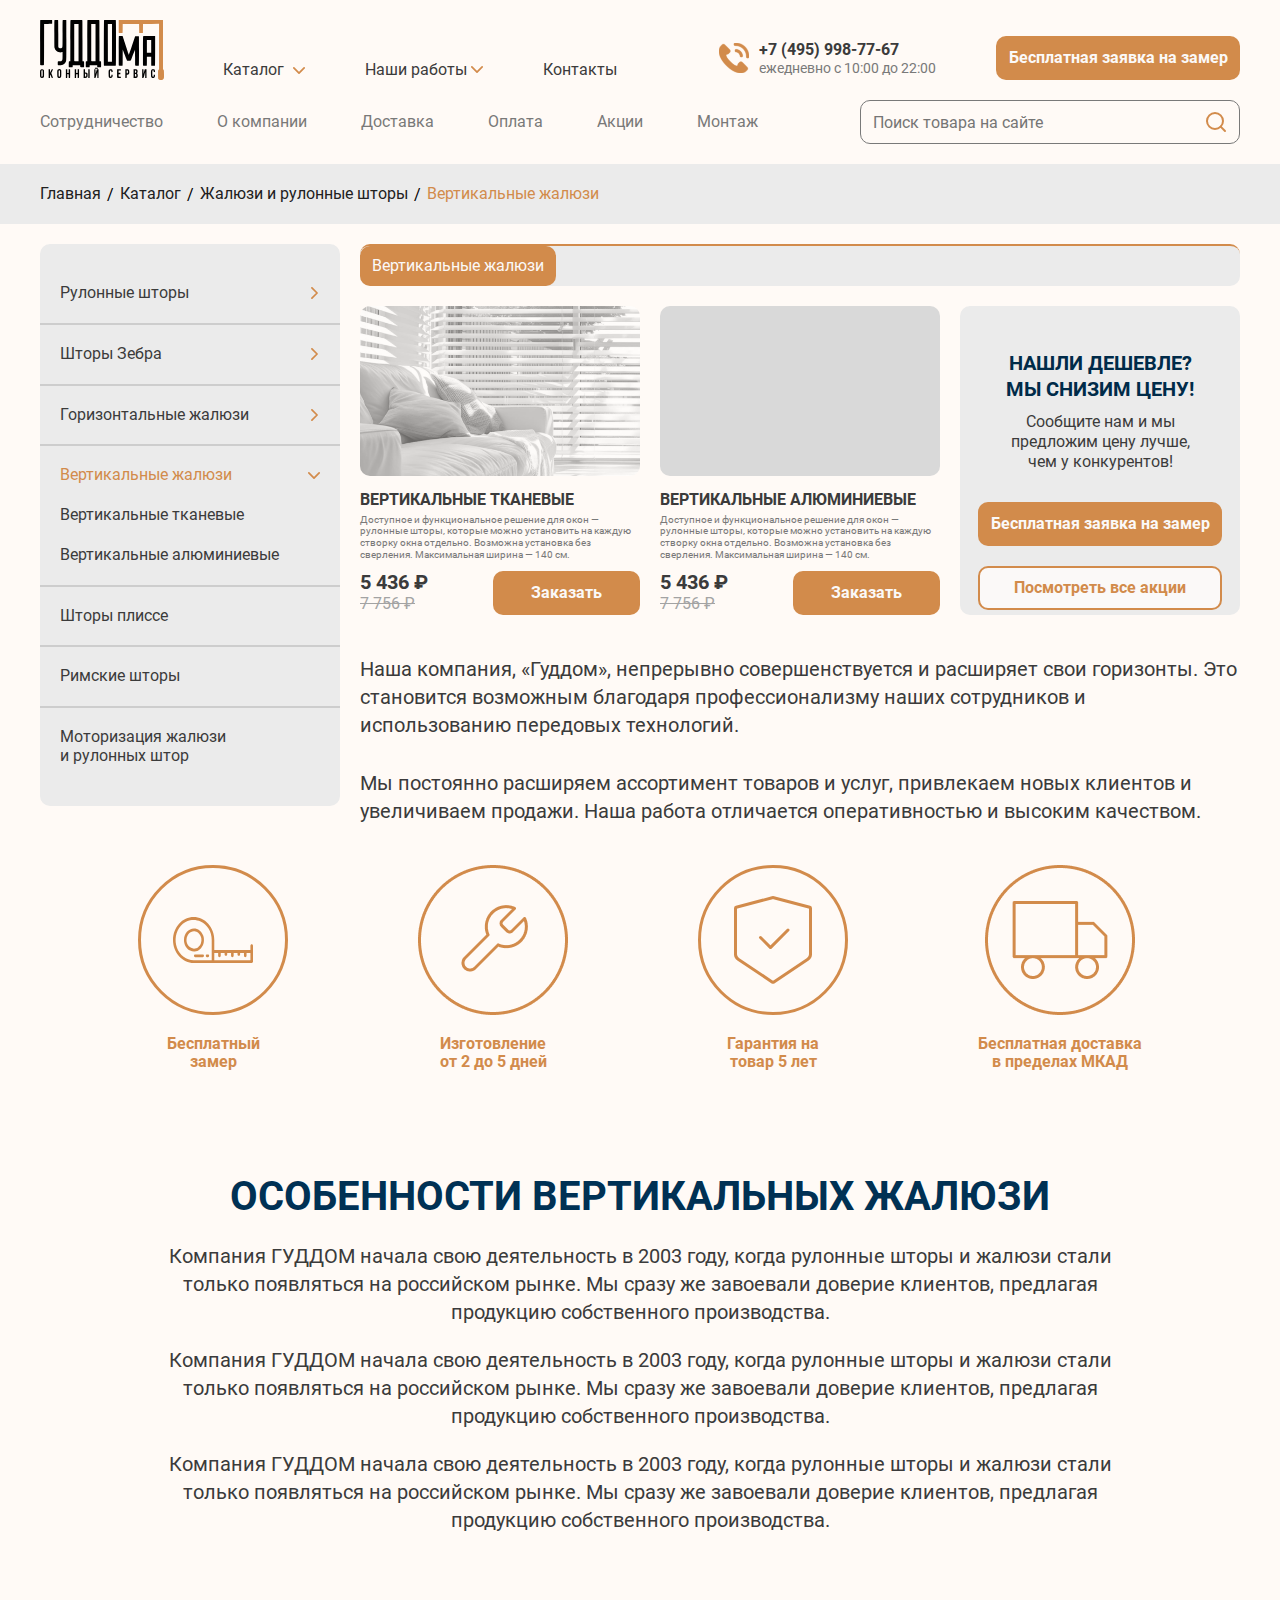
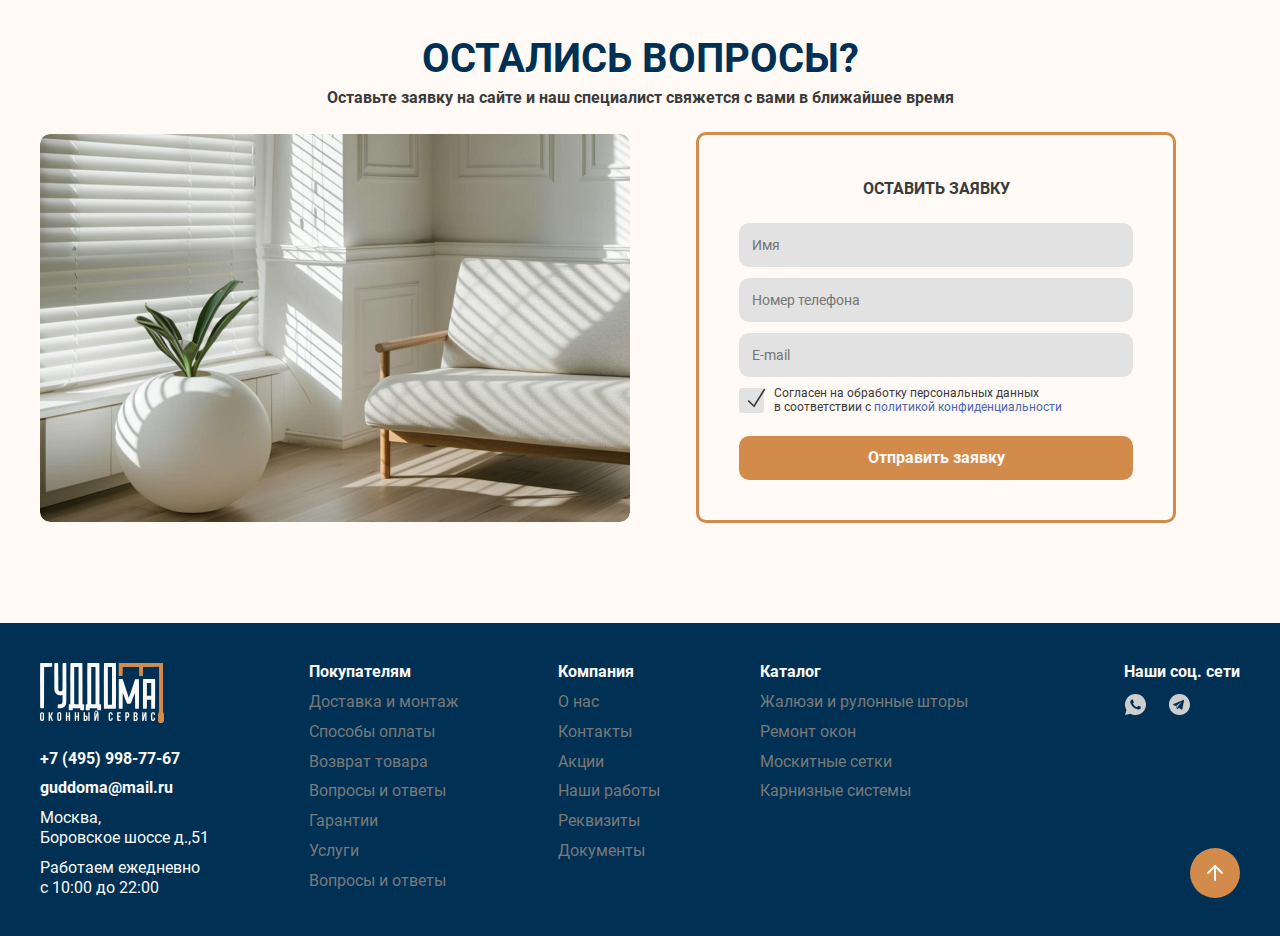
<file: verticalBlinds.html>
<!doctype html>
<html lang="en">
<head>
    <meta charset="UTF-8">
    <meta name="viewport"
          content="width=device-width, user-scalable=no, initial-scale=1.0, maximum-scale=1.0, minimum-scale=1.0">
    <meta http-equiv="X-UA-Compatible" content="ie=edge">
    <title>Vertical Blinds</title>
    <link rel="stylesheet" href="style.css">
</head>
<body>
<div class="wrapper">
    <header>
        <div class="container">
            <div class="header-body">
                <div class="header-top G-align-end">
                    <a class="header-logo G-flex" href="index.html">
                        <img src="assets/images/logo.svg" alt="">
                    </a>

                    <nav class="header-top-menu menu ">
                        <ul class="top-menu-list G-align-center">
                            <li class="top-menu-item ">
                                <a class="top-menu-link G-align-center" href="catalog.html">
                                    <span>Каталог</span>
                                    <i class="icon icon-arrow-down"></i>
                                </a>

                                <ul class="catalog-sub-list menu-sub-list G-flex-column">
                                    <li class="catalog-sub-item ">
                                        <a class="catalog-sub-link main-menu-link " href="catalog.html">Catalog </a>
                                    </li>

                                    <li class="catalog-sub-item">
                                        <a class="catalog-sub-link main-menu-link " href="catalogJalousie.html">Catalog Jalousie</a>
                                    </li>


                                    <li class="catalog-sub-item">
                                        <a class="catalog-sub-link main-menu-link" href="catalogRepair.html">Catalog Repair</a>
                                    </li>
                                    <li class="catalog-sub-item">
                                        <a class="catalog-sub-link main-menu-link " href="automation.html">Catalog Mosquito Nets</a>
                                    </li>

                                    <li class="catalog-sub-item">
                                        <a class="catalog-sub-link main-menu-link " href="catalogCornices.html">Catalog Cornices</a>
                                    </li>
                                </ul>
                            </li>

                            <li class="top-menu-item ">
                                <a class="top-menu-link menu-link" href="">
                                    <span>Наши работы</span>
                                    <i class="icon icon-arrow-down"></i>
                                </a>

                                <ul class="catalog-sub-list menu-sub-list G-flex-column">
                                    <li class="catalog-sub-item ">
                                        <a class="catalog-sub-link main-menu-link " href="rollerBlinds.html">Roller Blinds </a>
                                    </li>

                                    <li class="catalog-sub-item">
                                        <a class="catalog-sub-link main-menu-link " href="zebraCurtains.html">Zebra Curtains</a>
                                    </li>


                                    <li class="catalog-sub-item">
                                        <a class="catalog-sub-link main-menu-link" href="horizontalBlinds.html">Horizontal Blinds</a>
                                    </li>
                                    <li class="catalog-sub-item">
                                        <a class="catalog-sub-link main-menu-link" href="verticalBlinds.html">Vertical Blinds</a>
                                    </li>

                                    <li class="catalog-sub-item">
                                        <a class="catalog-sub-link main-menu-link" href="pleatedBlinds.html">Pleated Blinds</a>
                                    </li>
                                    <li class="catalog-sub-item">
                                        <a class="catalog-sub-link main-menu-link" href="romanBlinds.html">Roman  Blinds</a>
                                    </li>
                                    <li class="catalog-sub-item">
                                        <a class="catalog-sub-link main-menu-link" href="automation.html">Automation</a>
                                    </li>
                                    <li class="catalog-sub-item ">
                                        <a class="catalog-sub-link main-menu-link " href="card.html">Card </a>
                                    </li>
                                </ul>

                            </li>
                            <li class="top-menu-item ">
                                <a class="top-menu-link menu-link" href="">
                                    <span>Контакты</span>
                                </a>
                            </li>

                            <li class="mobile-menu-item top-menu-item">
                                <a class="top-menu-link" href="">Сотрудничество</a>
                            </li>
                            <li class="mobile-menu-item top-menu-item">
                                <a class="top-menu-link" href="">О компании</a>
                            </li>
                            <li class="mobile-menu-item top-menu-item">
                                <a class="top-menu-link" href="">Доставка</a>
                            </li>
                            <li class="mobile-menu-item top-menu-item">
                                <a class="top-menu-link" href="">Оплата</a>
                            </li>
                            <li class="mobile-menu-item top-menu-item">
                                <a class="top-menu-link" href="">Акции</a>
                            </li>
                            <li class="mobile-menu-item top-menu-item">
                                <a class="top-menu-link" href="">Монтаж</a>
                            </li>

                        </ul>
                        <div class="header-mobile-actions G-flex-column">
                            <div class="header-contact G-align-center">
                                <i class="icon icon-contact"></i>
                                <div class="header-contact-phone">
                                    <a class="contact-phone-link" href="tel:+7(495)998-77-67">+7 (495) 998-77-67</a>
                                    <p class="contact-data">ежедневно с 10:00 до 22:00</p>
                                </div>
                            </div>
                            <div class="header-btn">
                                <button class="btn-gold">Бесплатная заявка на замер</button>
                            </div>
                        </div>

                    </nav>
                    <div class="header-actions G-flex">
                        <div class="header-contact G-align-center">
                            <i class="icon icon-contact"></i>
                            <div class="header-contact-phone">
                                <a class="contact-phone-link" href="tel:+7(495)998-77-67">+7 (495) 998-77-67</a>
                                <p class="contact-data">ежедневно с 10:00 до 22:00</p>
                            </div>
                        </div>

                        <div class="header-btn">
                            <button class="btn-gold">Бесплатная заявка на замер</button>
                        </div>
                    </div>

                    <div class="mobile-search">
                        <div class="mobile-search-block">
                            <label class=" header-search-label">
                                <input placeholder="Поиск товара на сайте" type="text">
                            </label>
                        </div>

                        <i class="icon icon-mobile-search"></i>

                    </div>
                    <div class="burger">
                        <span></span>
                    </div>

                </div>
                <div class="header-main G-align-center">
                    <nav class="header-main-menu">
                        <ul class="main-menu-list G-flex">
                            <li class="main-menu-item">
                                <a class="main-menu-link" href="">Сотрудничество</a>
                            </li>
                            <li class="main-menu-item">
                                <a class="main-menu-link" href="">О компании</a>
                            </li>
                            <li class="main-menu-item">
                                <a class="main-menu-link" href="">Доставка</a>
                            </li>
                            <li class="main-menu-item">
                                <a class="main-menu-link" href="">Оплата</a>
                            </li>
                            <li class="main-menu-item">
                                <a class="main-menu-link" href="">Акции</a>
                            </li>
                            <li class="main-menu-item">
                                <a class="main-menu-link" href="">Монтаж</a>
                            </li>
                        </ul>
                    </nav>

                    <div class="header-search">
                        <label class="header-search-label">
                            <input placeholder="Поиск товара на сайте" type="text">
                            <i class="icon icon-search"></i>
                        </label>
                    </div>
                </div>
            </div>
        </div>
    </header>

    <main>
        <section class="back-links-section G-align-center">
            <div class="container">
                <ul class="back-link-list G-align-center">
                    <li>
                        <a class="prev-link back-link" href="index.html">Главная</a>
                    </li>
                    <li class="link-indent">
                        /
                    </li>
                    <li>
                        <a class="prev-link back-link" href="catalog.html">Каталог</a>
                    </li>
                    <li class="link-indent">
                        /
                    </li>
                    <li>
                        <a class="prev-link back-link" href="catalogJalousie.html">Жалюзи и рулонные шторы</a>
                    </li>
                    <li class="link-indent">
                        /
                    </li>
                    <li>
                        <a class="next-link back-link" href="verticalBlinds.html">Вертикальные жалюзи</a>
                    </li>

                </ul>
            </div>
        </section>


        <section class="products-section">
            <div class="container">
                <div class="products-body G-flex">
                    <div class="products-categories">
                        <ul class="products-categories-list ">
                            <li class="products-categories-item ">
                                <a class="products-categories-link G-align-center" href="">
                                    <span>Рулонные шторы</span>
                                    <i class="icon product-arrow"></i>
                                </a>
                                <ul class="products-sub-list G-flex-column">
                                    <li class="products-sub-item">
                                        <a class="products-sub-link" href="">На створку окна</a>
                                    </li>
                                    <li class="products-sub-item">
                                        <a class="products-sub-gray-link" href="">Мини</a>
                                    </li>
                                    <li class="products-sub-item">
                                        <a class="products-sub-gray-link" href="">УНИ 1</a>
                                    </li>
                                    <li class="products-sub-item">
                                        <a class="products-sub-gray-link" href="">УНИ 2</a>
                                    </li>

                                    <li class="products-sub-item">
                                        <a class="products-sub-link" href="">На стену ,потолок, проём</a>
                                    </li>
                                    <li class="products-sub-item">
                                        <a class="products-sub-gray-link" href="">Стандарт</a>
                                    </li>
                                    <li class="products-sub-item">
                                        <a class="products-sub-gray-link" href="">Люкс</a>
                                    </li>
                                    <li class="products-sub-item">
                                        <a class="products-sub-gray-link" href="">Люкс в коробе</a>
                                    </li>
                                </ul>
                            </li>

                            <li class="products-categories-item ">
                                <a class="products-categories-link G-align-center" href="">
                                    <span>Шторы Зебра</span>
                                    <i class="icon product-arrow"></i>
                                </a>
                                <ul class="products-sub-list G-flex-column">
                                    <li class="products-sub-item">
                                        <a class="products-sub-link" href="">На створку окна</a>
                                    </li>
                                    <li class="products-sub-item">
                                        <a class="products-sub-link" href="">Мини зебра</a>
                                    </li>
                                    <li class="products-sub-item">
                                        <a class="products-sub-link" href="">УНИ 1 зебра</a>
                                    </li>
                                    <li class="products-sub-item">
                                        <a class="products-sub-link" href="">УНИ 2 зебра</a>
                                    </li>

                                    <li class="products-sub-item">
                                        <a class="products-sub-link" href="">На стену ,потолок, проём</a>
                                    </li>
                                    <li class="products-sub-item">
                                        <a class="products-sub-link" href="">Стандарт зебра</a>
                                    </li>
                                    <li class="products-sub-item">
                                        <a class="products-sub-link" href="">Люкс зебра</a>
                                    </li>
                                    <li class="products-sub-item">
                                        <a class="products-sub-link" href="">Люкс в коробе зебра</a>
                                    </li>
                                </ul>
                            </li>

                            <li class="products-categories-item ">
                                <a class="products-categories-link G-align-center" href="">
                                    <span>Горизонтальные жалюзи</span>
                                    <i class="icon product-arrow"></i>
                                </a>
                                <ul class="products-sub-list G-flex-column">
                                    <li class="products-sub-item">
                                        <a class="products-sub-link" href="">Горизонтальные алюминиевые</a>
                                    </li>
                                    <li class="products-sub-item">
                                        <a class="products-sub-link" href="">Горизонтальные деревянные</a>
                                    </li>
                                    <li class="products-sub-item">
                                        <a class="products-sub-link" href="">Горизонтальные кассетные</a>
                                    </li>

                                </ul>
                            </li>


                            <li class="products-categories-item active">
                                <a class="products-categories-link G-align-center" href="">
                                    <span>Вертикальные жалюзи</span>
                                    <i class="icon product-arrow"></i>
                                </a>
                                <ul class="products-sub-list G-flex-column">
                                    <li class="products-sub-item">
                                        <a class="products-sub-link" href="">Вертикальные тканевые</a>
                                    </li>
                                    <li class="products-sub-item">
                                        <a class="products-sub-link" href="">Вертикальные алюминиевые</a>
                                    </li>


                                </ul>
                            </li>


                            <li class="products-categories-item">
                                <a class="products-categories-link G-align-center" href="">
                                    <span>Шторы плиссе</span>
                                </a>
                            </li>
                            <li class="products-categories-item">
                                <a class="products-categories-link G-align-center" href="">
                                    <span>Римские шторы</span>
                                </a>
                            </li>
                            <li class="products-categories-item">
                                <a class="products-categories-link G-align-center" href="">
                                    <span>Моторизация жалюзи <span
                                            class="desktop-text-wrap">и рулонных штор</span></span>
                                </a>
                            </li>
                        </ul>
                    </div>
                    <div class="products-list-cnt G-flex-column">
                        <div class="products-list-column">
                            <div class="products-list-header G-flex">
                                <button>Вертикальные жалюзи</button>

                            </div>
                            <div class="products-list ">
                                <div class="products-item">
                                    <a href="card.html" class="products-item-img">
                                        <img src="assets/images/advantages1.png" alt="">
                                    </a>
                                    <div class="products-item-descr">
                                        <a href="card.html" class="products-item-name">Вертикальные тканевые</a>
                                        <p class="products-item-text">Доступное и функциональное решение для окон —
                                            рулонные
                                            шторы, которые можно установить на каждую створку окна отдельно. Возможна
                                            установка без сверления. Максимальная ширина — 140 см.</p>
                                    </div>

                                    <div class="products-item-tools G-justify-between">
                                        <div class="products-item-prices">
                                            <p class="product-discount-price">5 436 ₽</p>
                                            <span class="product-real-price">7 756 ₽</span>
                                        </div>
                                        <button class="products-item-btn">Заказать</button>
                                    </div>
                                </div>
                                <div class="products-item">
                                    <a href="card.html" class="products-item-img">
                                        <img src="assets/images/ourWorks.png" alt="">
                                    </a>
                                    <div class="products-item-descr">
                                        <a href="card.html" class="products-item-name">Вертикальные алюминиевые</a>
                                        <p class="products-item-text">
                                            Доступное и функциональное решение для окон — рулонные шторы, которые можно
                                            установить на каждую створку окна отдельно. Возможна установка без
                                            сверления.
                                            Максимальная ширина — 140 см.
                                        </p>
                                    </div>

                                    <div class="products-item-tools G-justify-between">
                                        <div class="products-item-prices">
                                            <p class="product-discount-price">5 436 ₽</p>
                                            <span class="product-real-price">7 756 ₽</span>
                                        </div>
                                        <button class="products-item-btn">Заказать</button>
                                    </div>
                                </div>
                                <div class="products-text-item">
                                    <h3 class="products-text-title">нашли дешевле? <span class="desktop-text-wrap">мы снизим цену!</span>
                                    </h3>
                                    <p class="products-text-sub">
                                        Сообщите нам и мы <span class="desktop-text-wrap">предложим цену лучше,</span>
                                        чем у конкурентов!
                                    </p>

                                    <div class="products-text-tools G-column-center">
                                        <button class="btn-gold">Бесплатная заявка на замер</button>
                                        <button class="btn-white">Посмотреть все акции</button>

                                    </div>

                                </div>
                            </div>
                        </div>


                        <div class="products-list-texts G-flex-column">
                            <p class="products-item-info">Наша компания, «Гуддом», непрерывно совершенствуется и
                                расширяет свои горизонты. Это становится возможным благодаря профессионализму наших
                                сотрудников и использованию передовых технологий.</p>
                            <p class="products-item-info">
                                Мы постоянно расширяем ассортимент товаров и услуг, привлекаем новых клиентов и
                                увеличиваем продажи. Наша работа отличается оперативностью и высоким качеством.
                            </p>
                        </div>


                    </div>
                </div>
            </div>
        </section>

        <section class="about-us-section block-average-cnt">
            <div class="container">
                <div class="about-us-body ">
                    <div class="product-services-list G-align-center">
                        <div class="services-item">
                            <div class="services-item-img G-flex">
                                <img src="assets/images/services4.svg" alt="">
                            </div>
                            <p class="services-item-text">
                                Бесплатный <span class="text-wrap">замер</span>
                            </p>
                        </div>
                        <div class="services-item">
                            <div class="services-item-img G-flex">
                                <img src="assets/images/services11.png" alt="">
                            </div>
                            <p class="services-item-text">
                                Изготовление
                                <span class="text-wrap">от 2 до 5 дней</span>
                            </p>
                        </div>
                        <div class="services-item">
                            <div class="services-item-img G-flex">
                                <img src="assets/images/services3.svg" alt="">
                            </div>
                            <p class="services-item-text">
                                Гарантия на <span class="text-wrap">товар 5 лет</span>
                            </p>
                        </div>
                        <div class="services-item">
                            <div class="services-item-img G-flex">
                                <img src="assets/images/services12.png" alt="">
                            </div>
                            <p class="services-item-text">
                                Бесплатная доставка <span class="text-wrap">в пределах МКАД</span>
                            </p>
                        </div>

                    </div>

                </div>
            </div>
        </section>

        <section class="about-us-section section">
            <div class="container">
                <div class="about-us-body ">

                    <div class="about-us-titles G-column-center">
                        <h2 class="block-title">
                            особенности вертикальных жалюзи
                        </h2>
                        <p class="product-about-sub-title">
                            Компания ГУДДОМ начала свою деятельность в 2003 году, когда рулонные шторы и жалюзи стали
                            только появляться на российском рынке. Мы сразу же завоевали доверие клиентов, предлагая
                            продукцию собственного производства.
                        </p>
                        <p class="product-about-sub-title">
                            Компания ГУДДОМ начала свою деятельность в 2003 году, когда рулонные шторы и жалюзи стали
                            только появляться на российском рынке. Мы сразу же завоевали доверие клиентов, предлагая
                            продукцию собственного производства.

                        </p>
                        <p class="product-about-sub-title">
                            Компания ГУДДОМ начала свою деятельность в 2003 году, когда рулонные шторы и жалюзи стали
                            только появляться на российском рынке. Мы сразу же завоевали доверие клиентов, предлагая
                            продукцию собственного производства.

                        </p>
                    </div>


                </div>
            </div>
        </section>


        <section class="order-section section">
            <div class="container">
                <div class="order-body ">
                    <h2 class="block-title">остались вопросы?</h2>
                    <p class="order-clue">Оставьте заявку на сайте и наш специалист свяжется с вами в ближайшее
                        время</p>


                    <div class="order-main-cnt block-small-cnt G-align-center">
                        <div class="order-picture">
                            <img src="assets/images/order.png" alt="">
                        </div>
                        <form class="order-form">
                            <h3 class="order-form-title">оставить заявку</h3>
                            <div class="order-form-inputs G-flex-column">
                                <label class="order-form-label">
                                    <input type="text" placeholder="Имя">
                                </label>
                                <label class="order-form-label">
                                    <input type="text" placeholder="Номер телефона">
                                </label>
                                <label class="order-form-label">
                                    <input type="text" placeholder="E-mail">
                                </label>
                            </div>
                            <div class="order-agree-block active G-align-center">
                                <div class="order-agree-icon">
                                    <i class="icon icon-check"></i>
                                </div>
                                <p class="order-agree-text">
                                    Согласен на обработку персональных данных
                                    <span class="desktop-text-wrap">в соответствии с <a class="order-confidentiality"
                                                                                        href="">политикой конфиденциальности</a></span>
                                </p>
                            </div>
                            <div class="order-submit G-center">
                                <button>Отправить заявку</button>
                            </div>
                        </form>
                    </div>

                </div>
            </div>
        </section>


    </main>

    <footer class="section">
        <div class="container">
            <div class="footer-body G-align-start">

                <div class="footer-menu-columns G-align-start">
                    <div class="footer-column">
                        <a class="footer-logo" href="">
                            <img src="assets/images/footerLogo.svg" alt="">
                        </a>
                        <div class="footer-contact G-flex-column">
                            <a class="contact-tools" href="tel:+7(495)998-77-67">+7 (495) 998-77-67</a>
                            <a class="contact-tools" href="mailto:guddoma@mail.ru">guddoma@mail.ru</a>
                            <div class="footer-location">
                                Москва,
                                <span class="text-wrap">Боровское шоссе д.,51</span>
                            </div>
                            <div class="footer-location">
                                Работаем ежедневно
                                <span class="text-wrap">с 10:00 до 22:00</span>
                            </div>
                        </div>
                    </div>

                    <div class="footer-column">
                        <ul class="footer-menu-list G-flex-column">
                            <li class="footer-column-title">Покупателям</li>
                            <li>
                                <a href="">Доставка и монтаж</a>
                            </li>
                            <li>
                                <a href="">Способы оплаты</a>
                            </li>
                            <li>
                                <a href="">Возврат товара</a>
                            </li>
                            <li>
                                <a href="">Вопросы и ответы</a>
                            </li>
                            <li>
                                <a href="">Гарантии</a>
                            </li>
                            <li>
                                <a href="">Услуги</a>
                            </li>
                            <li>
                                <a href="">Вопросы и ответы</a>
                            </li>
                        </ul>
                    </div>

                    <div class="footer-column">
                        <ul class="footer-menu-list G-flex-column">
                            <li class="footer-column-title">Компания</li>
                            <li>
                                <a href="">О нас</a>
                            </li>
                            <li>
                                <a href="">Контакты</a>
                            </li>
                            <li>
                                <a href="">Акции</a>
                            </li>
                            <li>
                                <a href="">Наши работы</a>
                            </li>
                            <li>
                                <a href="">Реквизиты</a>
                            </li>
                            <li>
                                <a href="">Документы</a>
                            </li>

                        </ul>
                    </div>

                    <div class="footer-column">
                        <ul class="footer-menu-list G-flex-column">
                            <li class="footer-column-title">Каталог</li>
                            <li>
                                <a href="">Жалюзи и рулонные шторы</a>
                            </li>
                            <li>
                                <a href="">Ремонт окон</a>
                            </li>
                            <li>
                                <a href="">Москитные сетки</a>
                            </li>
                            <li>
                                <a href="">Карнизные системы</a>
                            </li>

                        </ul>
                    </div>
                </div>
                <div class="footer-social-column G-flex-column">
                    <h2 class="our-social-title">Наши соц. сети</h2>
                    <div class="our-social-icons G-align-center">
                        <a target="_blank" class="our-social-icon" href="https://wa.me/1XXXXXXXXXX">
                            <img src="assets/images/wh.svg" alt="">
                        </a>
                        <a target="_blank" class="our-social-icon" href="https://t.me/+1XXXXXXX">
                            <img src="assets/images/telegram.svg" alt="">
                        </a>
                    </div>

                    <div class="footer-up">
                        <img src="assets/images/up.svg" alt="">
                    </div>

                </div>


            </div>
        </div>
    </footer>
</div>
<script src="assets/js/index.js"></script>
</body>
</html>
</file>
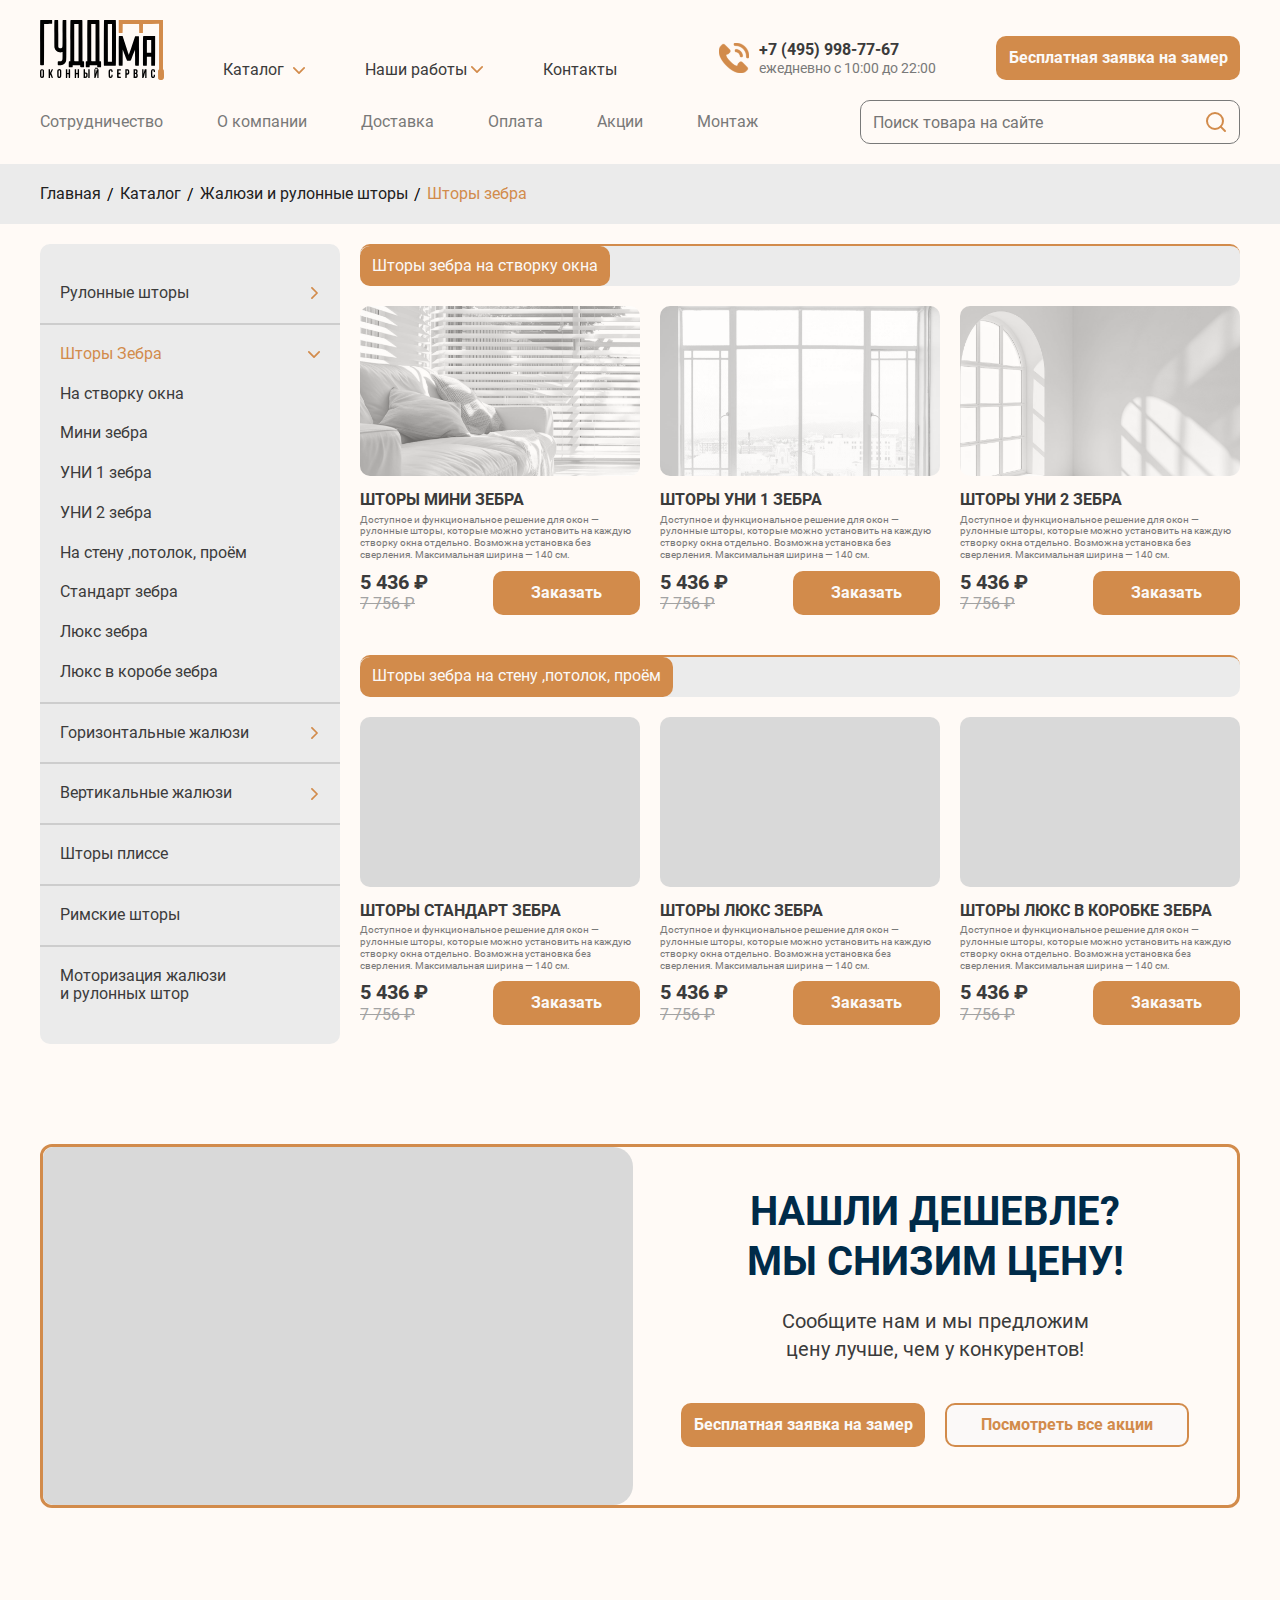
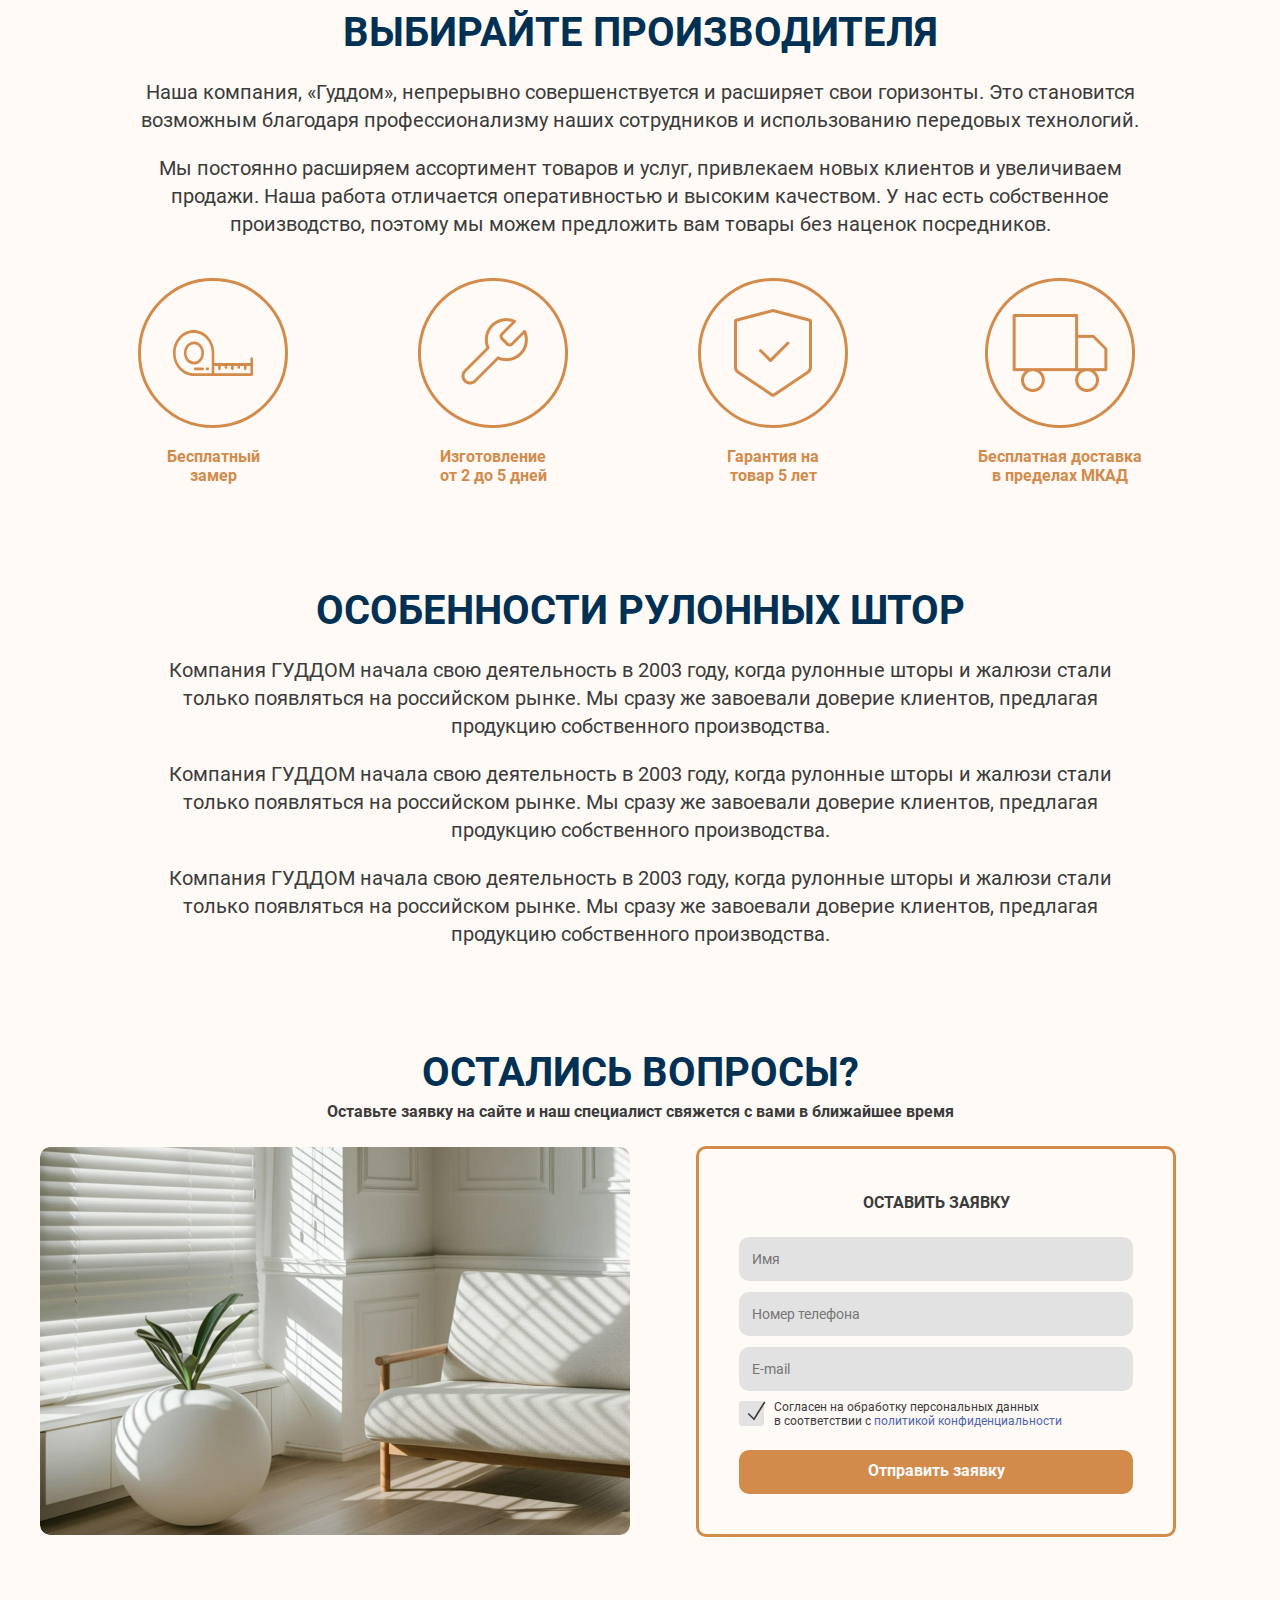
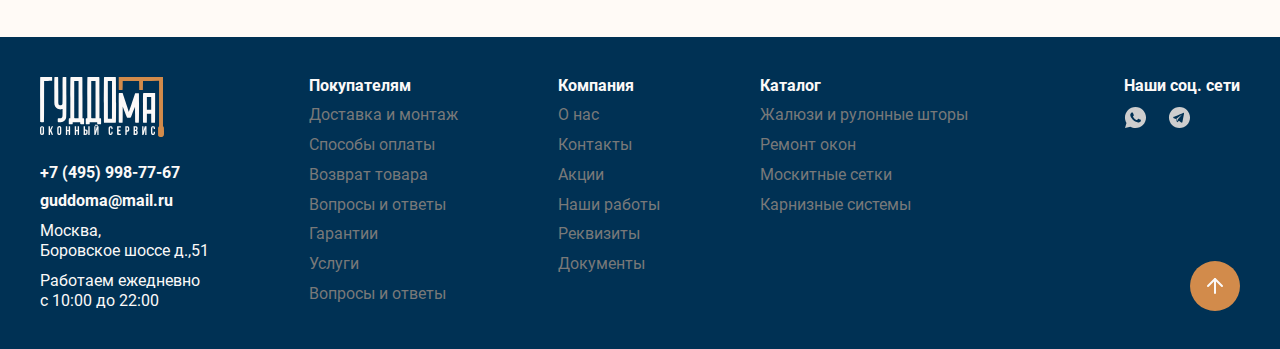
<file: zebraCurtains.html>
<!doctype html>
<html lang="en">
<head>
    <meta charset="UTF-8">
    <meta name="viewport"
          content="width=device-width, user-scalable=no, initial-scale=1.0, maximum-scale=1.0, minimum-scale=1.0">
    <meta http-equiv="X-UA-Compatible" content="ie=edge">
    <title>Zebra Curtains</title>
    <link rel="stylesheet" href="style.css">
</head>
<body>
<div class="wrapper">
    <header>
        <div class="container">
            <div class="header-body">
                <div class="header-top G-align-end">
                    <a class="header-logo G-flex" href="index.html">
                        <img src="assets/images/logo.svg" alt="">
                    </a>

                    <nav class="header-top-menu menu ">
                        <ul class="top-menu-list G-align-center">
                            <li class="top-menu-item ">
                                <a class="top-menu-link G-align-center" href="catalog.html">
                                    <span>Каталог</span>
                                    <i class="icon icon-arrow-down"></i>
                                </a>

                                <ul class="catalog-sub-list menu-sub-list G-flex-column">
                                    <li class="catalog-sub-item ">
                                        <a class="catalog-sub-link main-menu-link " href="catalog.html">Catalog </a>
                                    </li>

                                    <li class="catalog-sub-item">
                                        <a class="catalog-sub-link main-menu-link " href="catalogJalousie.html">Catalog Jalousie</a>
                                    </li>


                                    <li class="catalog-sub-item">
                                        <a class="catalog-sub-link main-menu-link" href="catalogRepair.html">Catalog Repair</a>
                                    </li>
                                    <li class="catalog-sub-item">
                                        <a class="catalog-sub-link main-menu-link " href="automation.html">Catalog Mosquito Nets</a>
                                    </li>

                                    <li class="catalog-sub-item">
                                        <a class="catalog-sub-link main-menu-link " href="catalogCornices.html">Catalog Cornices</a>
                                    </li>
                                </ul>
                            </li>

                            <li class="top-menu-item ">
                                <a class="top-menu-link menu-link" href="">
                                    <span>Наши работы</span>
                                    <i class="icon icon-arrow-down"></i>
                                </a>

                                <ul class="catalog-sub-list menu-sub-list G-flex-column">
                                    <li class="catalog-sub-item ">
                                        <a class="catalog-sub-link main-menu-link " href="rollerBlinds.html">Roller Blinds </a>
                                    </li>

                                    <li class="catalog-sub-item">
                                        <a class="catalog-sub-link main-menu-link " href="zebraCurtains.html">Zebra Curtains</a>
                                    </li>


                                    <li class="catalog-sub-item">
                                        <a class="catalog-sub-link main-menu-link" href="horizontalBlinds.html">Horizontal Blinds</a>
                                    </li>
                                    <li class="catalog-sub-item">
                                        <a class="catalog-sub-link main-menu-link" href="verticalBlinds.html">Vertical Blinds</a>
                                    </li>

                                    <li class="catalog-sub-item">
                                        <a class="catalog-sub-link main-menu-link" href="pleatedBlinds.html">Pleated Blinds</a>
                                    </li>
                                    <li class="catalog-sub-item">
                                        <a class="catalog-sub-link main-menu-link" href="romanBlinds.html">Roman  Blinds</a>
                                    </li>
                                    <li class="catalog-sub-item">
                                        <a class="catalog-sub-link main-menu-link" href="automation.html">Automation</a>
                                    </li>
                                    <li class="catalog-sub-item ">
                                        <a class="catalog-sub-link main-menu-link " href="card.html">Card </a>
                                    </li>
                                </ul>

                            </li>
                            <li class="top-menu-item ">
                                <a class="top-menu-link menu-link" href="">
                                    <span>Контакты</span>
                                </a>
                            </li>

                            <li class="mobile-menu-item top-menu-item">
                                <a class="top-menu-link" href="">Сотрудничество</a>
                            </li>
                            <li class="mobile-menu-item top-menu-item">
                                <a class="top-menu-link" href="">О компании</a>
                            </li>
                            <li class="mobile-menu-item top-menu-item">
                                <a class="top-menu-link" href="">Доставка</a>
                            </li>
                            <li class="mobile-menu-item top-menu-item">
                                <a class="top-menu-link" href="">Оплата</a>
                            </li>
                            <li class="mobile-menu-item top-menu-item">
                                <a class="top-menu-link" href="">Акции</a>
                            </li>
                            <li class="mobile-menu-item top-menu-item">
                                <a class="top-menu-link" href="">Монтаж</a>
                            </li>

                        </ul>
                        <div class="header-mobile-actions G-flex-column">
                            <div class="header-contact G-align-center">
                                <i class="icon icon-contact"></i>
                                <div class="header-contact-phone">
                                    <a class="contact-phone-link" href="tel:+7(495)998-77-67">+7 (495) 998-77-67</a>
                                    <p class="contact-data">ежедневно с 10:00 до 22:00</p>
                                </div>
                            </div>
                            <div class="header-btn">
                                <button class="btn-gold">Бесплатная заявка на замер</button>
                            </div>
                        </div>

                    </nav>
                    <div class="header-actions G-flex">
                        <div class="header-contact G-align-center">
                            <i class="icon icon-contact"></i>
                            <div class="header-contact-phone">
                                <a class="contact-phone-link" href="tel:+7(495)998-77-67">+7 (495) 998-77-67</a>
                                <p class="contact-data">ежедневно с 10:00 до 22:00</p>
                            </div>
                        </div>

                        <div class="header-btn">
                            <button class="btn-gold">Бесплатная заявка на замер</button>
                        </div>
                    </div>

                    <div class="mobile-search">
                        <div class="mobile-search-block">
                            <label class=" header-search-label">
                                <input placeholder="Поиск товара на сайте" type="text">
                            </label>
                        </div>

                        <i class="icon icon-mobile-search"></i>

                    </div>
                    <div class="burger">
                        <span></span>
                    </div>

                </div>
                <div class="header-main G-align-center">
                    <nav class="header-main-menu">
                        <ul class="main-menu-list G-flex">
                            <li class="main-menu-item">
                                <a class="main-menu-link" href="">Сотрудничество</a>
                            </li>
                            <li class="main-menu-item">
                                <a class="main-menu-link" href="">О компании</a>
                            </li>
                            <li class="main-menu-item">
                                <a class="main-menu-link" href="">Доставка</a>
                            </li>
                            <li class="main-menu-item">
                                <a class="main-menu-link" href="">Оплата</a>
                            </li>
                            <li class="main-menu-item">
                                <a class="main-menu-link" href="">Акции</a>
                            </li>
                            <li class="main-menu-item">
                                <a class="main-menu-link" href="">Монтаж</a>
                            </li>
                        </ul>
                    </nav>

                    <div class="header-search">
                        <label class="header-search-label">
                            <input placeholder="Поиск товара на сайте" type="text">
                            <i class="icon icon-search"></i>
                        </label>
                    </div>
                </div>
            </div>
        </div>
    </header>

    <main>
        <section class="back-links-section G-align-center">
            <div class="container">
                <ul class="back-link-list G-align-center">
                    <li>
                        <a class="prev-link back-link" href="index.html">Главная</a>
                    </li>
                    <li class="link-indent">
                        /
                    </li>
                    <li>
                        <a class="prev-link back-link" href="catalog.html">Каталог</a>
                    </li>
                    <li class="link-indent">
                        /
                    </li>
                    <li>
                        <a class="prev-link back-link" href="catalogJalousie.html">Жалюзи и рулонные шторы</a>
                    </li>
                    <li class="link-indent">
                        /
                    </li>
                    <li>
                        <a class="next-link back-link" href="zebraCurtains.html">Шторы зебра</a>
                    </li>

                </ul>
            </div>
        </section>


        <section class="products-section">
            <div class="container">
                <div class="products-body G-flex">
                    <div class="products-categories">
                        <ul class="products-categories-list ">
                            <li class="products-categories-item ">
                                <a class="products-categories-link G-align-center" href="">
                                    <span>Рулонные шторы</span>
                                    <i class="icon product-arrow"></i>
                                </a>
                                <ul class="products-sub-list G-flex-column">
                                    <li class="products-sub-item">
                                        <a class="products-sub-link" href="">На створку окна</a>
                                    </li>
                                    <li class="products-sub-item">
                                        <a class="products-sub-gray-link" href="">Мини</a>
                                    </li>
                                    <li class="products-sub-item">
                                        <a class="products-sub-gray-link" href="">УНИ 1</a>
                                    </li>
                                    <li class="products-sub-item">
                                        <a class="products-sub-gray-link" href="">УНИ 2</a>
                                    </li>

                                    <li class="products-sub-item">
                                        <a class="products-sub-link" href="">На стену ,потолок, проём</a>
                                    </li>
                                    <li class="products-sub-item">
                                        <a class="products-sub-gray-link" href="">Стандарт</a>
                                    </li>
                                    <li class="products-sub-item">
                                        <a class="products-sub-gray-link" href="">Люкс</a>
                                    </li>
                                    <li class="products-sub-item">
                                        <a class="products-sub-gray-link" href="">Люкс в коробе</a>
                                    </li>
                                </ul>
                            </li>

                            <li class="products-categories-item active">
                                <a class="products-categories-link G-align-center" href="">
                                    <span>Шторы Зебра</span>
                                    <i class="icon product-arrow"></i>
                                </a>
                                <ul class="products-sub-list G-flex-column">
                                    <li class="products-sub-item">
                                        <a class="products-sub-link" href="">На створку окна</a>
                                    </li>
                                    <li class="products-sub-item">
                                        <a class="products-sub-link" href="">Мини зебра</a>
                                    </li>
                                    <li class="products-sub-item">
                                        <a class="products-sub-link" href="">УНИ 1 зебра</a>
                                    </li>
                                    <li class="products-sub-item">
                                        <a class="products-sub-link" href="">УНИ 2 зебра</a>
                                    </li>

                                    <li class="products-sub-item">
                                        <a class="products-sub-link" href="">На стену ,потолок, проём</a>
                                    </li>
                                    <li class="products-sub-item">
                                        <a class="products-sub-link" href="">Стандарт зебра</a>
                                    </li>
                                    <li class="products-sub-item">
                                        <a class="products-sub-link" href="">Люкс зебра</a>
                                    </li>
                                    <li class="products-sub-item">
                                        <a class="products-sub-link" href="">Люкс в коробе зебра</a>
                                    </li>
                                </ul>
                            </li>

                            <li class="products-categories-item">
                                <a class="products-categories-link G-align-center" href="">
                                    <span>Горизонтальные жалюзи</span>
                                    <i class="icon product-arrow"></i>
                                </a>
                                <ul class="products-sub-list G-flex-column">
                                    <li class="products-sub-item">
                                        <a class="products-sub-link" href="">Горизонтальные алюминиевые</a>
                                    </li>
                                    <li class="products-sub-item">
                                        <a class="products-sub-link" href="">Горизонтальные деревянные</a>
                                    </li>
                                    <li class="products-sub-item">
                                        <a class="products-sub-link" href="">Горизонтальные кассетные</a>
                                    </li>

                                </ul>
                            </li>


                            <li class="products-categories-item">
                                <a class="products-categories-link G-align-center" href="">
                                    <span>Вертикальные жалюзи</span>
                                    <i class="icon product-arrow"></i>
                                </a>
                                <ul class="products-sub-list G-flex-column">
                                    <li class="products-sub-item">
                                        <a class="products-sub-link" href="">Вертикальные тканевые</a>
                                    </li>
                                    <li class="products-sub-item">
                                        <a class="products-sub-link" href="">Вертикальные алюминиевые</a>
                                    </li>


                                </ul>
                            </li>


                            <li class="products-categories-item">
                                <a class="products-categories-link G-align-center" href="">
                                    <span>Шторы плиссе</span>
                                </a>
                            </li>
                            <li class="products-categories-item">
                                <a class="products-categories-link G-align-center" href="">
                                    <span>Римские шторы</span>
                                </a>
                            </li>
                            <li class="products-categories-item">
                                <a class="products-categories-link G-align-center" href="">
                                    <span>Моторизация жалюзи <span
                                            class="desktop-text-wrap">и рулонных штор</span></span>
                                </a>
                            </li>
                        </ul>
                    </div>
                    <div class="products-list-cnt G-flex-column">

                        <div class="products-list-column">
                            <div class="products-list-header G-flex">
                                <button>Шторы зебра на створку окна</button>

                            </div>
                            <div class="products-list ">
                                <div class="products-item">
                                    <a href="card.html" class="products-item-img">
                                        <img src="assets/images/advantages1.png" alt="">
                                    </a>
                                    <div class="products-item-descr">
                                        <a href="card.html" class="products-item-name">шторы мини зебра</a>
                                        <p class="products-item-text">Доступное и функциональное решение для окон —
                                            рулонные
                                            шторы, которые можно установить на каждую створку окна отдельно. Возможна
                                            установка без сверления. Максимальная ширина — 140 см.</p>
                                    </div>

                                    <div class="products-item-tools G-justify-between">
                                        <div class="products-item-prices">
                                            <p class="product-discount-price">5 436 ₽</p>
                                            <span class="product-real-price">7 756 ₽</span>
                                        </div>
                                        <button class="products-item-btn">Заказать</button>
                                    </div>
                                </div>
                                <div class="products-item">
                                    <a href="card.html" class="products-item-img">
                                        <img src="assets/images/advantages2.png" alt="">
                                    </a>
                                    <div class="products-item-descr">
                                        <a href="card.html" class="products-item-name">шторы уни 1 зебра</a>
                                        <p class="products-item-text">
                                            Доступное и функциональное решение для окон — рулонные шторы, которые можно
                                            установить на каждую створку окна отдельно. Возможна установка без
                                            сверления.
                                            Максимальная ширина — 140 см.
                                        </p>
                                    </div>

                                    <div class="products-item-tools G-justify-between">
                                        <div class="products-item-prices">
                                            <p class="product-discount-price">5 436 ₽</p>
                                            <span class="product-real-price">7 756 ₽</span>
                                        </div>
                                        <button class="products-item-btn">Заказать</button>
                                    </div>
                                </div>
                                <div class="products-item">
                                    <a href="card.html" class="products-item-img">
                                        <img src="assets/images/advantages3.png" alt="">
                                    </a>
                                    <div class="products-item-descr">
                                        <a href="card.html" class="products-item-name">шторы уни 2 зебра</a>
                                        <p class="products-item-text">
                                            Доступное и функциональное решение для окон — рулонные шторы, которые можно
                                            установить на каждую створку окна отдельно. Возможна установка без
                                            сверления.
                                            Максимальная ширина — 140 см.
                                        </p>
                                    </div>

                                    <div class="products-item-tools G-justify-between">
                                        <div class="products-item-prices">
                                            <p class="product-discount-price">5 436 ₽</p>
                                            <span class="product-real-price">7 756 ₽</span>
                                        </div>
                                        <button class="products-item-btn">Заказать</button>
                                    </div>
                                </div>
                            </div>
                        </div>


                        <div class="products-list-column">
                            <div class="products-list-header G-flex">
                                <button>Шторы зебра на стену ,потолок, проём</button>
                            </div>
                            <div class="products-list ">
                                <div class="products-item">
                                    <a href="card.html" class="products-item-img">
                                        <img src="assets/images/ourWorks.png" alt="">
                                    </a>
                                    <div class="products-item-descr">
                                        <a href="card.html" class="products-item-name">шторы стандарт зебра</a>
                                        <p class="products-item-text">
                                            Доступное и функциональное решение для окон — рулонные шторы, которые можно
                                            установить на каждую створку окна отдельно. Возможна установка без
                                            сверления. Максимальная ширина — 140 см.</p>
                                    </div>

                                    <div class="products-item-tools G-justify-between">
                                        <div class="products-item-prices">
                                            <p class="product-discount-price">5 436 ₽</p>
                                            <span class="product-real-price">7 756 ₽</span>
                                        </div>
                                        <button class="products-item-btn">Заказать</button>
                                    </div>
                                </div>
                                <div class="products-item">
                                    <a href="card.html" class="products-item-img">
                                        <img src="assets/images/ourWorks.png" alt="">
                                    </a>
                                    <div class="products-item-descr">
                                        <a href="card.html" class="products-item-name">шторы люкс зебра</a >
                                        <p class="products-item-text">
                                            Доступное и функциональное решение для окон — рулонные шторы, которые можно
                                            установить на каждую створку окна отдельно. Возможна установка без
                                            сверления. Максимальная ширина — 140 см.
                                        </p>
                                    </div>

                                    <div class="products-item-tools G-justify-between">
                                        <div class="products-item-prices">
                                            <p class="product-discount-price">5 436 ₽</p>
                                            <span class="product-real-price">7 756 ₽</span>
                                        </div>
                                        <button class="products-item-btn">Заказать</button>
                                    </div>
                                </div>
                                <div class="products-item">
                                    <a href="card.html" class="products-item-img">
                                        <img src="assets/images/ourWorks.png" alt="">
                                    </a>
                                    <div class="products-item-descr">
                                        <a href="card.html" class="products-item-name">шторы люкс в коробке зебра</a>
                                        <p class="products-item-text">
                                            Доступное и функциональное решение для окон — рулонные шторы, которые можно
                                            установить на каждую створку окна отдельно. Возможна установка без
                                            сверления. Максимальная ширина — 140 см.
                                        </p>
                                    </div>

                                    <div class="products-item-tools G-justify-between">
                                        <div class="products-item-prices">
                                            <p class="product-discount-price">5 436 ₽</p>
                                            <span class="product-real-price">7 756 ₽</span>
                                        </div>
                                        <button class="products-item-btn">Заказать</button>
                                    </div>
                                </div>
                            </div>
                        </div>


                    </div>
                </div>
            </div>
        </section>


        <section class="discount-section section">
            <div class="container">
                <div class="discount-body G-flex">
                    <div class="discount-product-picture G-flex">
                        <img src="assets/images/ourWorks.png" alt="">
                    </div>
                    <div class="discount-description ">
                        <div class="discount-descr-titles">
                            <div class="discount-sub-titles">
                                <h4 class="discount-product-title">нашли дешевле? <span class="desktop-text-wrap">мы снизим цену!</span>
                                </h4>
                                <p>
                                    Сообщите нам и мы предложим
                                    <span class="desktop-text-wrap">цену лучше, чем у конкурентов!</span>
                                </p>
                            </div>
                        </div>
                        <div class="discount-buttons G-center">
                            <button class="btn-gold">Бесплатная заявка на замер</button>
                            <button class="btn-white">Посмотреть все акции</button>
                        </div>


                    </div>

                </div>
            </div>
        </section>


        <section class="about-us-section section">
            <div class="container">
                <div class="about-us-body ">

                    <div class="about-us-titles G-column-center">
                        <h2 class="block-title">
                            выбирайте производителя
                        </h2>
                        <p class="product-about-sub-title">
                            Наша компания, «Гуддом», непрерывно совершенствуется и расширяет свои горизонты. Это
                            становится возможным благодаря профессионализму наших сотрудников и использованию передовых
                            технологий.
                        </p>
                        <p class="product-about-sub-title">
                            Мы постоянно расширяем ассортимент товаров и услуг, привлекаем новых клиентов и увеличиваем
                            продажи. Наша работа отличается оперативностью и высоким качеством. У нас есть собственное
                            производство, поэтому мы можем предложить вам товары без наценок посредников.

                        </p>
                    </div>

                    <div class="product-services-list G-align-center">
                        <div class="services-item">
                            <div class="services-item-img G-flex">
                                <img src="assets/images/services4.svg" alt="">
                            </div>
                            <p class="services-item-text">
                                Бесплатный <span class="text-wrap">замер</span>
                            </p>
                        </div>
                        <div class="services-item">
                            <div class="services-item-img G-flex">
                                <img src="assets/images/services11.png" alt="">
                            </div>
                            <p class="services-item-text">
                                Изготовление
                                <span class="text-wrap">от 2 до 5 дней</span>
                            </p>
                        </div>
                        <div class="services-item">
                            <div class="services-item-img G-flex">
                                <img src="assets/images/services3.svg" alt="">
                            </div>
                            <p class="services-item-text">
                                Гарантия на <span class="text-wrap">товар 5 лет</span>
                            </p>
                        </div>
                        <div class="services-item">
                            <div class="services-item-img G-flex">
                                <img src="assets/images/services12.png" alt="">
                            </div>
                            <p class="services-item-text">
                                Бесплатная доставка <span class="text-wrap">в пределах МКАД</span>
                            </p>
                        </div>

                    </div>

                </div>
            </div>
        </section>


        <section class="about-us-section section">
            <div class="container">
                <div class="about-us-body ">

                    <div class="about-us-titles G-column-center">
                        <h2 class="block-title">
                            особенности РУЛОННЫх ШТОР
                        </h2>
                        <p class="product-about-sub-title">
                            Компания ГУДДОМ начала свою деятельность в 2003 году, когда рулонные шторы и жалюзи стали
                            только появляться на российском рынке. Мы сразу же завоевали доверие клиентов, предлагая
                            продукцию собственного производства.
                        </p>
                        <p class="product-about-sub-title">
                            Компания ГУДДОМ начала свою деятельность в 2003 году, когда рулонные шторы и жалюзи стали
                            только появляться на российском рынке. Мы сразу же завоевали доверие клиентов, предлагая
                            продукцию собственного производства.

                        </p>
                        <p class="product-about-sub-title">
                            Компания ГУДДОМ начала свою деятельность в 2003 году, когда рулонные шторы и жалюзи стали
                            только появляться на российском рынке. Мы сразу же завоевали доверие клиентов, предлагая
                            продукцию собственного производства.

                        </p>
                    </div>


                </div>
            </div>
        </section>

        <section class="order-section section">
            <div class="container">
                <div class="order-body ">
                    <h2 class="block-title">остались вопросы?</h2>
                    <p class="order-clue">Оставьте заявку на сайте и наш специалист свяжется с вами в ближайшее
                        время</p>


                    <div class="order-main-cnt block-small-cnt G-align-center">
                        <div class="order-picture">
                            <img src="assets/images/order.png" alt="">
                        </div>
                        <form class="order-form">
                            <h3 class="order-form-title">оставить заявку</h3>
                            <div class="order-form-inputs G-flex-column">
                                <label class="order-form-label">
                                    <input type="text" placeholder="Имя">
                                </label>
                                <label class="order-form-label">
                                    <input type="text" placeholder="Номер телефона">
                                </label>
                                <label class="order-form-label">
                                    <input type="text" placeholder="E-mail">
                                </label>
                            </div>
                            <div class="order-agree-block active G-align-center">
                                <div class="order-agree-icon">
                                    <i class="icon icon-check"></i>
                                </div>
                                <p class="order-agree-text">
                                    Согласен на обработку персональных данных
                                    <span class="desktop-text-wrap">в соответствии с <a class="order-confidentiality"
                                                                                        href="">политикой конфиденциальности</a></span>
                                </p>
                            </div>
                            <div class="order-submit G-center">
                                <button>Отправить заявку</button>
                            </div>
                        </form>
                    </div>

                </div>
            </div>
        </section>


    </main>

    <footer class="section">
        <div class="container">
            <div class="footer-body G-align-start">

                <div class="footer-menu-columns G-align-start">
                    <div class="footer-column">
                        <a class="footer-logo" href="">
                            <img src="assets/images/footerLogo.svg" alt="">
                        </a>
                        <div class="footer-contact G-flex-column">
                            <a class="contact-tools" href="tel:+7(495)998-77-67">+7 (495) 998-77-67</a>
                            <a class="contact-tools" href="mailto:guddoma@mail.ru">guddoma@mail.ru</a>
                            <div class="footer-location">
                                Москва,
                                <span class="text-wrap">Боровское шоссе д.,51</span>
                            </div>
                            <div class="footer-location">
                                Работаем ежедневно
                                <span class="text-wrap">с 10:00 до 22:00</span>
                            </div>
                        </div>
                    </div>

                    <div class="footer-column">
                        <ul class="footer-menu-list G-flex-column">
                            <li class="footer-column-title">Покупателям</li>
                            <li>
                                <a href="">Доставка и монтаж</a>
                            </li>
                            <li>
                                <a href="">Способы оплаты</a>
                            </li>
                            <li>
                                <a href="">Возврат товара</a>
                            </li>
                            <li>
                                <a href="">Вопросы и ответы</a>
                            </li>
                            <li>
                                <a href="">Гарантии</a>
                            </li>
                            <li>
                                <a href="">Услуги</a>
                            </li>
                            <li>
                                <a href="">Вопросы и ответы</a>
                            </li>
                        </ul>
                    </div>

                    <div class="footer-column">
                        <ul class="footer-menu-list G-flex-column">
                            <li class="footer-column-title">Компания</li>
                            <li>
                                <a href="">О нас</a>
                            </li>
                            <li>
                                <a href="">Контакты</a>
                            </li>
                            <li>
                                <a href="">Акции</a>
                            </li>
                            <li>
                                <a href="">Наши работы</a>
                            </li>
                            <li>
                                <a href="">Реквизиты</a>
                            </li>
                            <li>
                                <a href="">Документы</a>
                            </li>

                        </ul>
                    </div>

                    <div class="footer-column">
                        <ul class="footer-menu-list G-flex-column">
                            <li class="footer-column-title">Каталог</li>
                            <li>
                                <a href="">Жалюзи и рулонные шторы</a>
                            </li>
                            <li>
                                <a href="">Ремонт окон</a>
                            </li>
                            <li>
                                <a href="">Москитные сетки</a>
                            </li>
                            <li>
                                <a href="">Карнизные системы</a>
                            </li>

                        </ul>
                    </div>
                </div>
                <div class="footer-social-column G-flex-column">
                    <h2 class="our-social-title">Наши соц. сети</h2>
                    <div class="our-social-icons G-align-center">
                        <a target="_blank" class="our-social-icon" href="https://wa.me/1XXXXXXXXXX">
                            <img src="assets/images/wh.svg" alt="">
                        </a>
                        <a target="_blank" class="our-social-icon" href="https://t.me/+1XXXXXXX">
                            <img src="assets/images/telegram.svg" alt="">
                        </a>
                    </div>

                    <div class="footer-up">
                        <img src="assets/images/up.svg" alt="">
                    </div>

                </div>


            </div>
        </div>
    </footer>
</div>
<script src="assets/js/index.js"></script>
</body>
</html>
</file>
<file: style.css>
@import "assets/css/flex.css";
@import "assets/images/icons/icon.css";
@import "assets/css/normalize.css";
@import "assets/css/general.css";
@import "assets/css/footer.css";
@import "assets/css/header.css";
@import "assets/css/home.css";
@import "assets/fonts/fonts.css";
@import "assets/css/card.css";
@import "assets/css/rollerBlinds.css";
</file>
